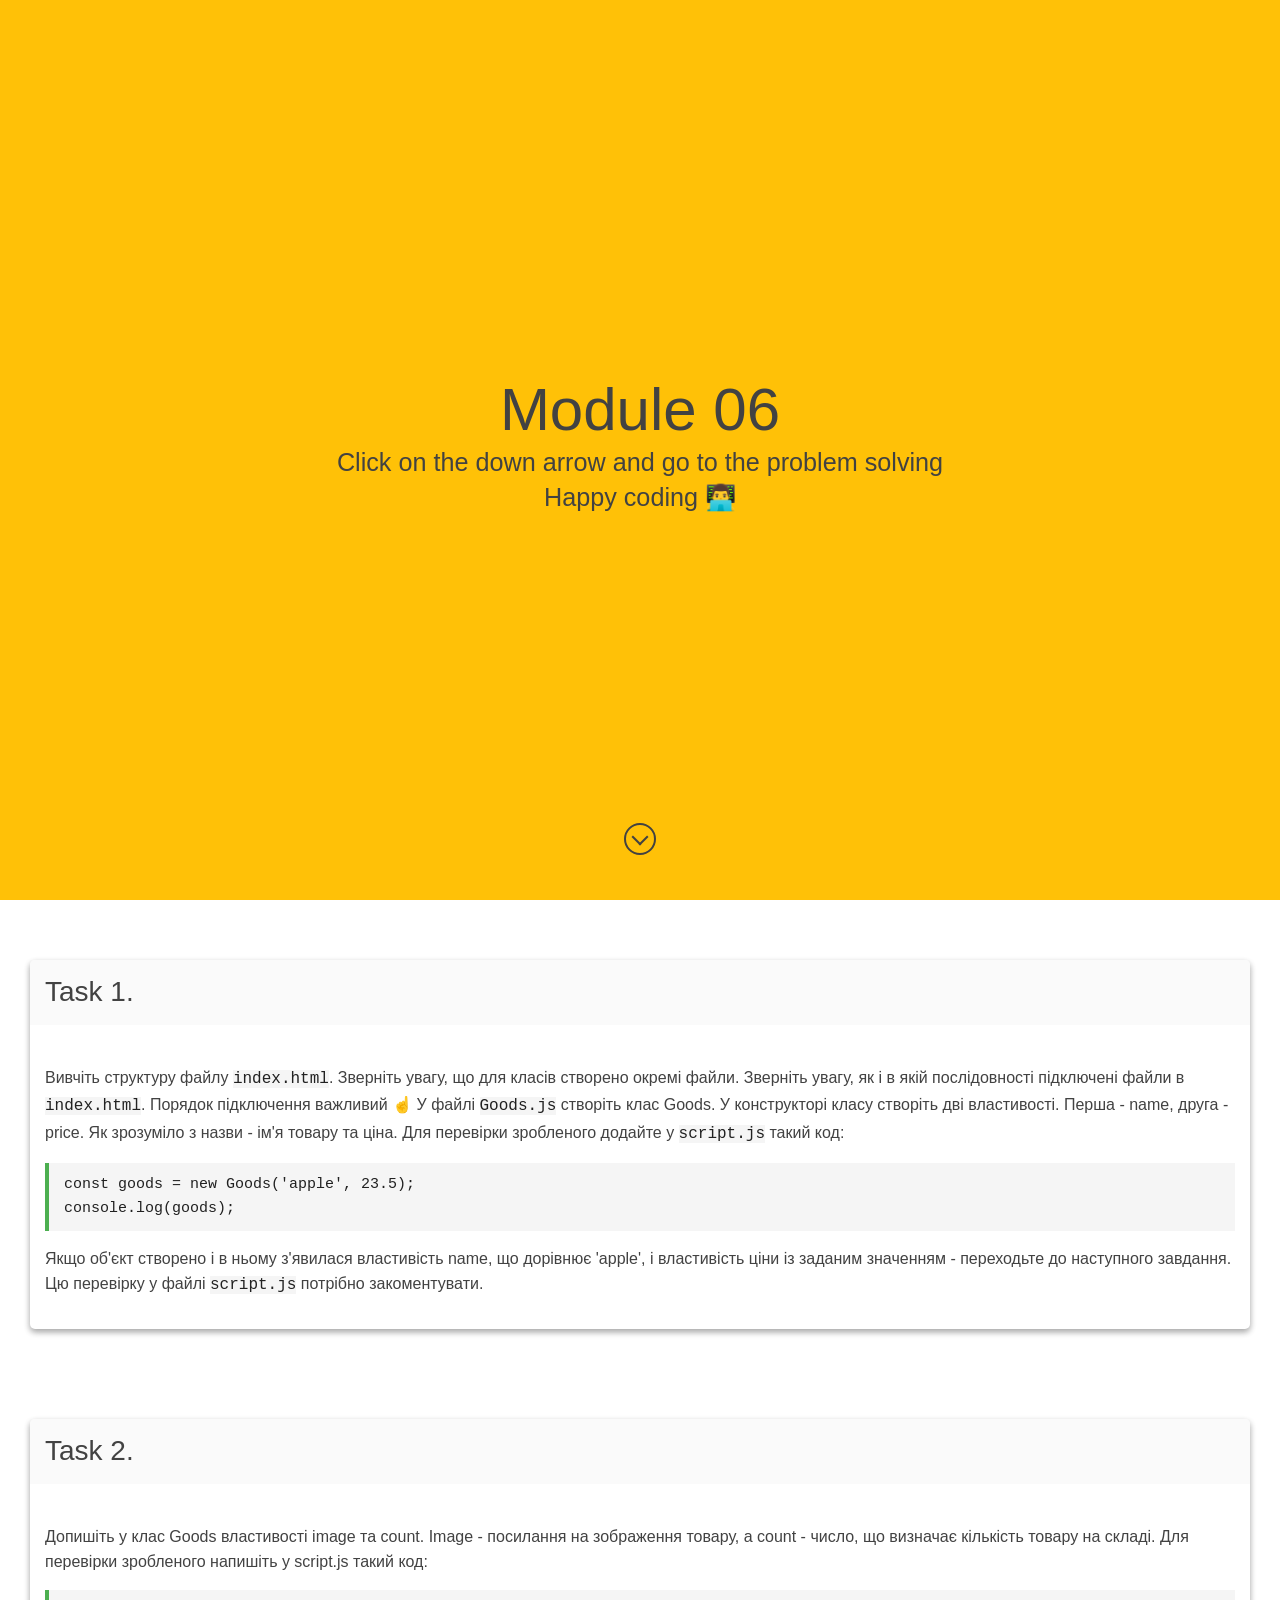
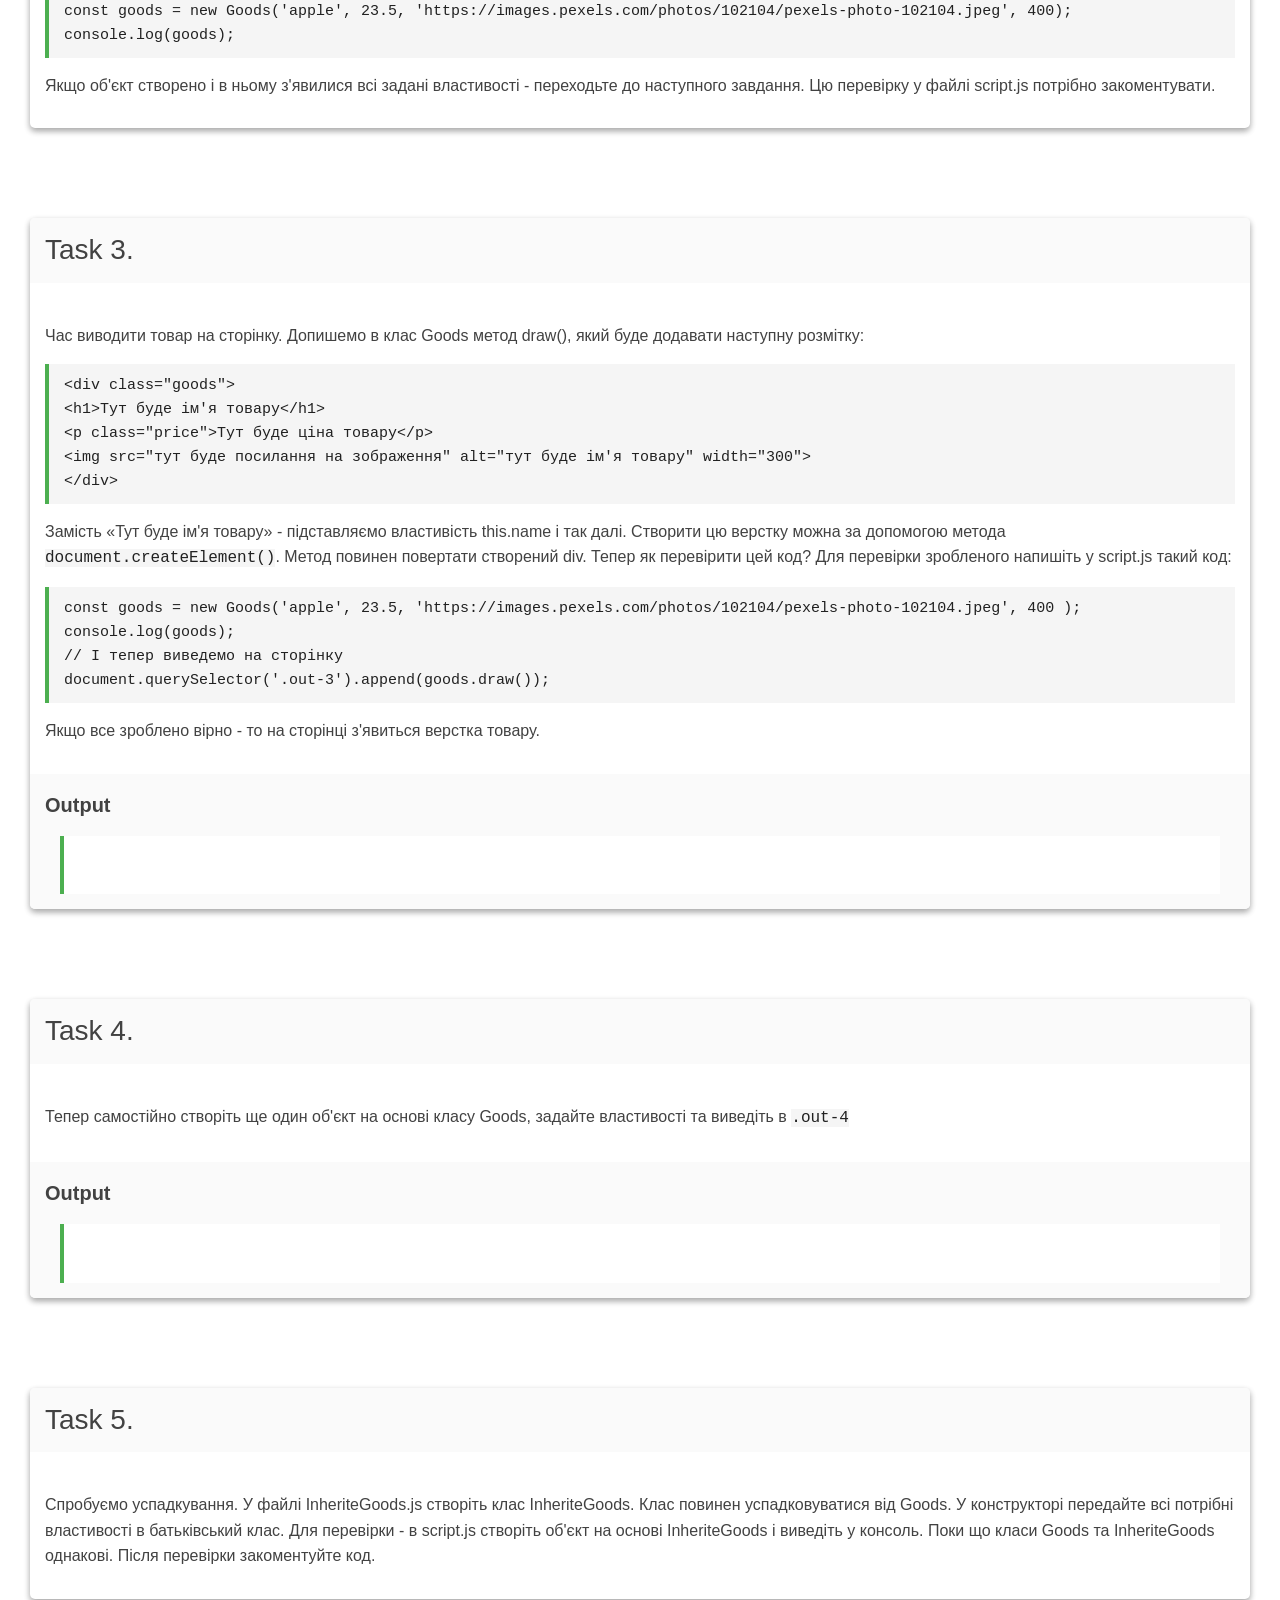
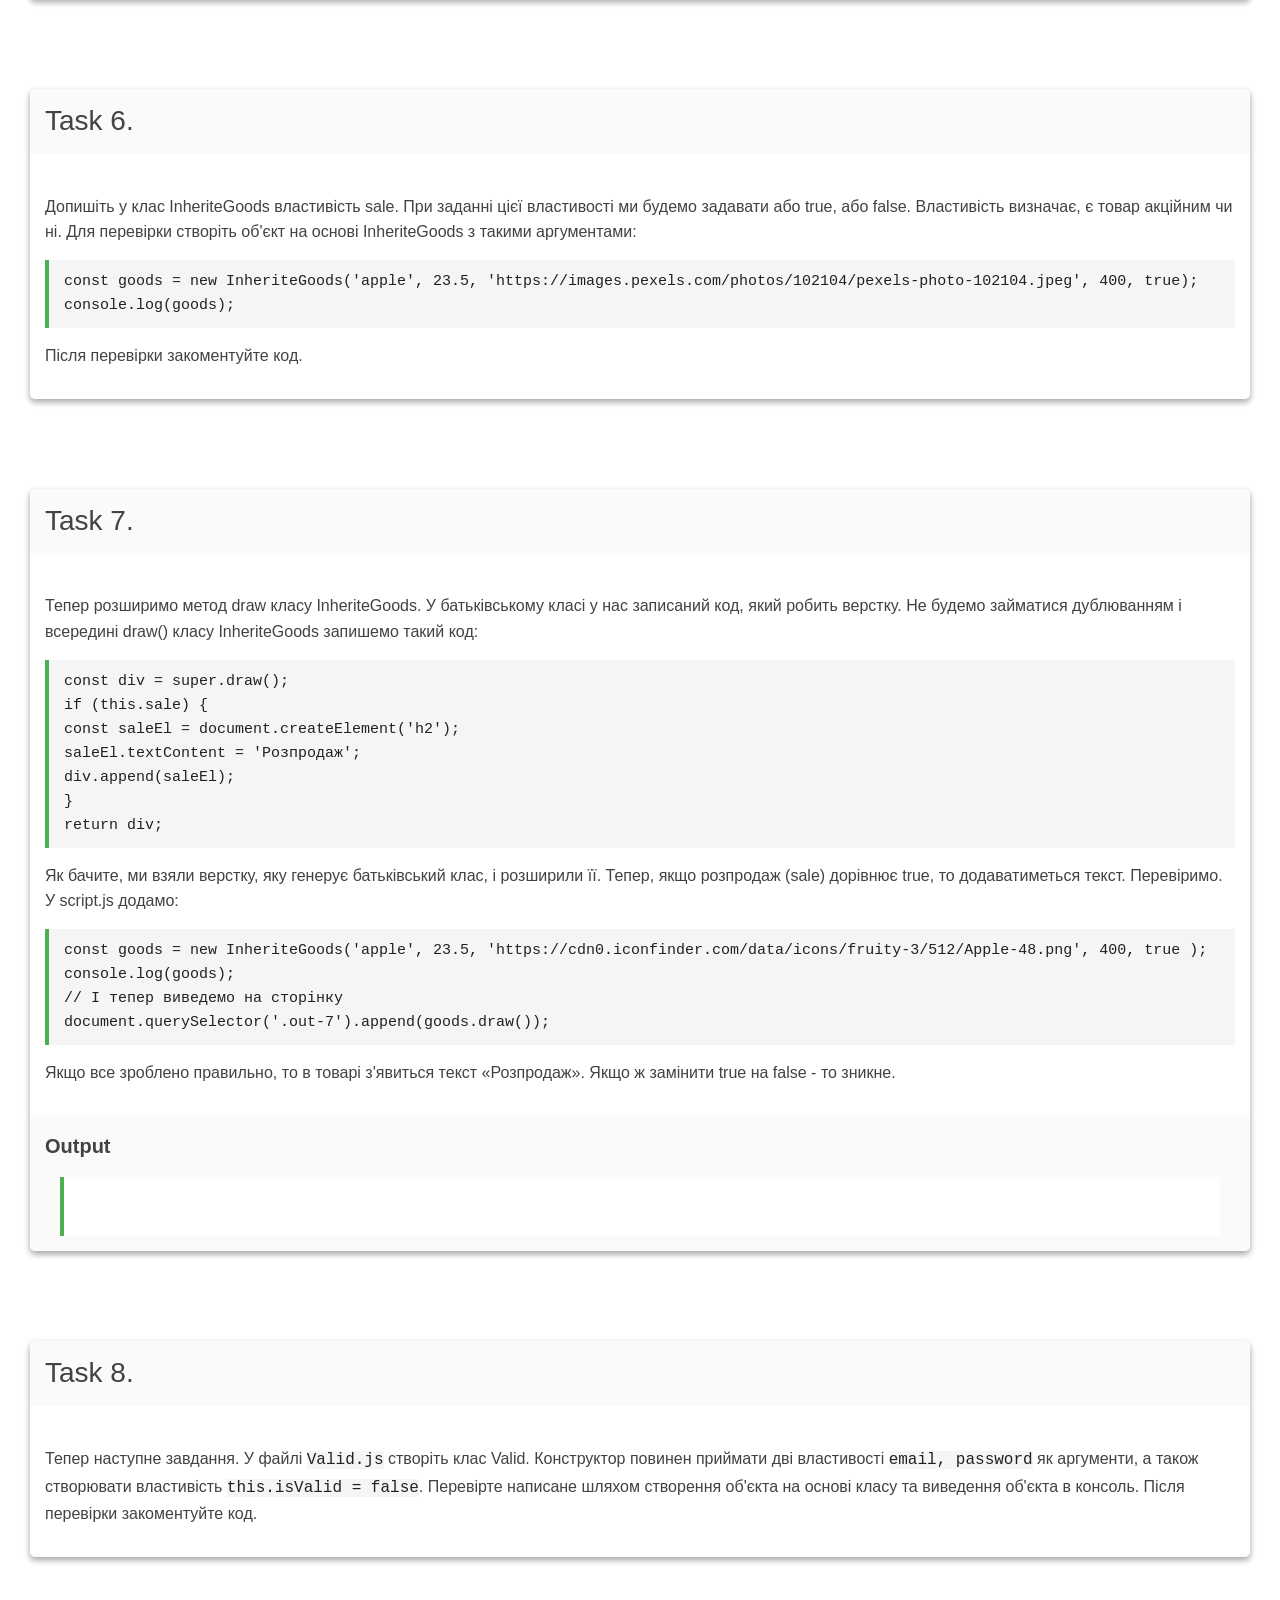
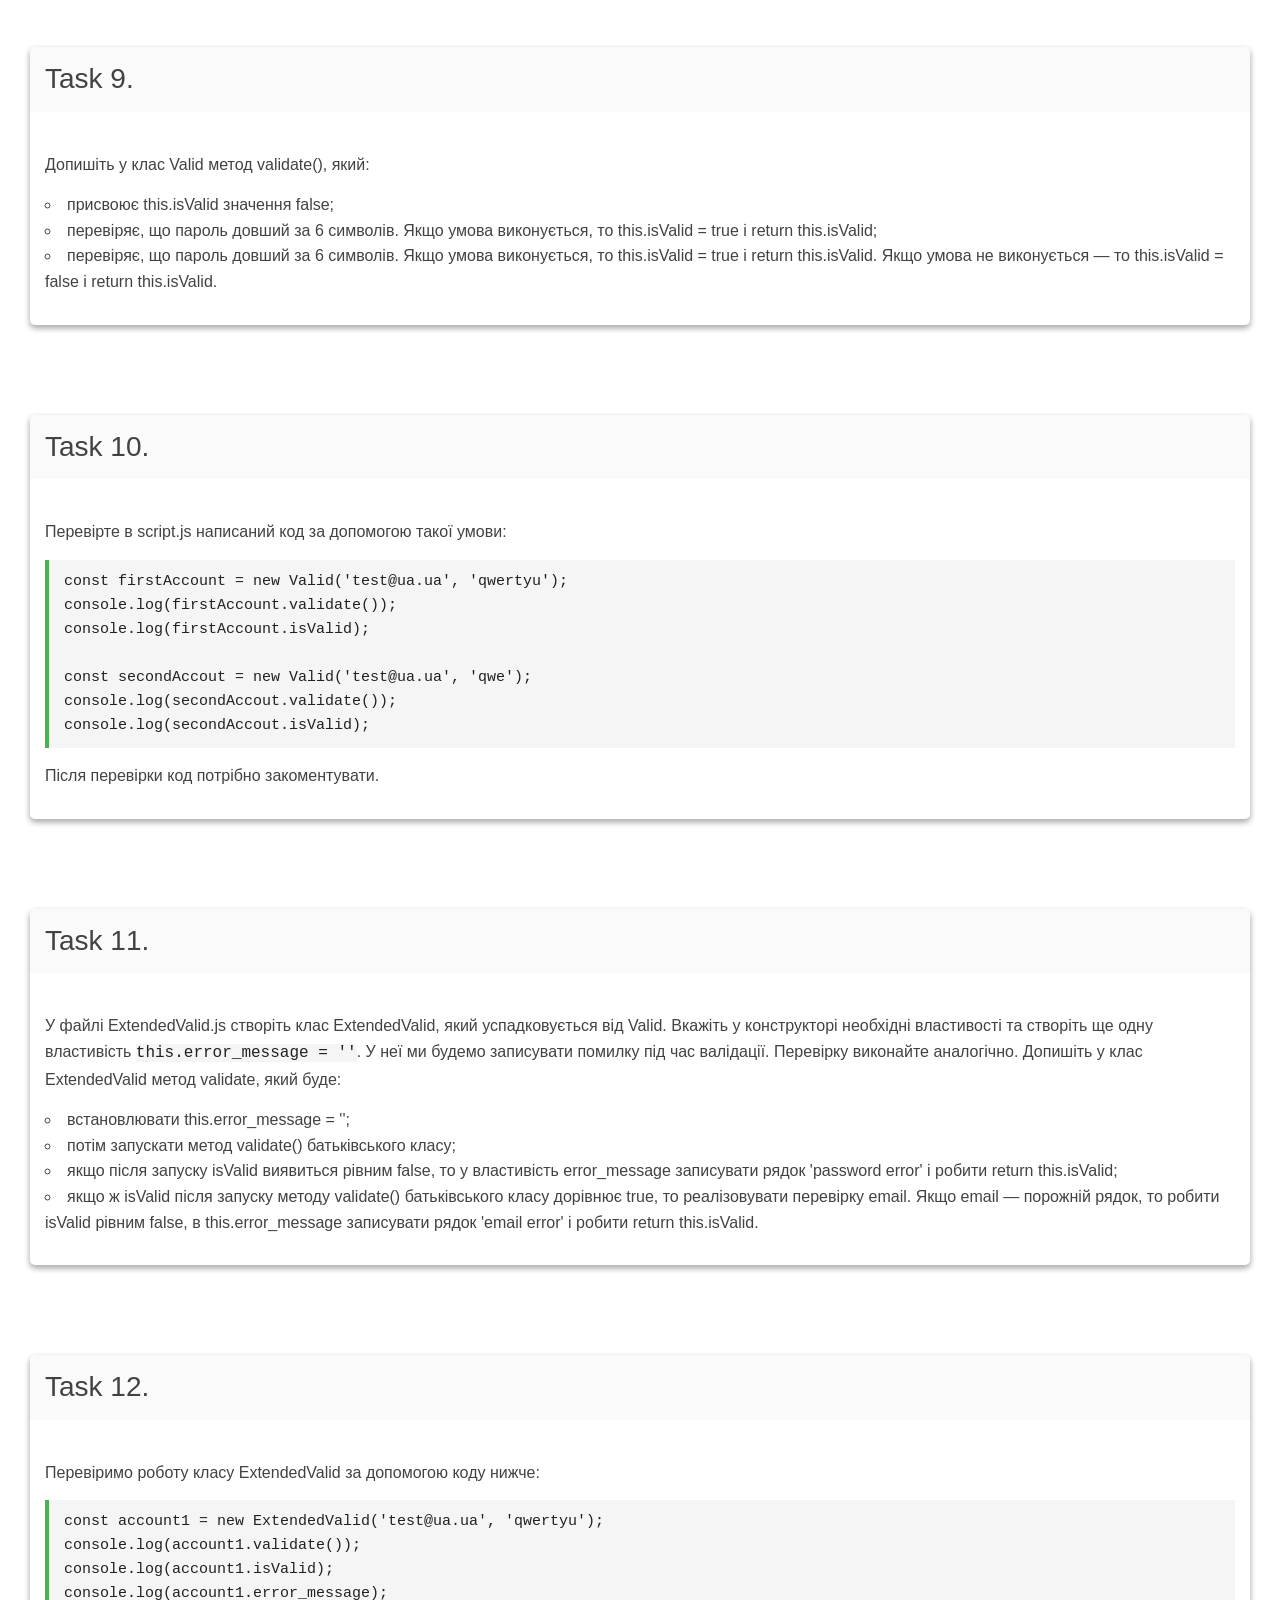
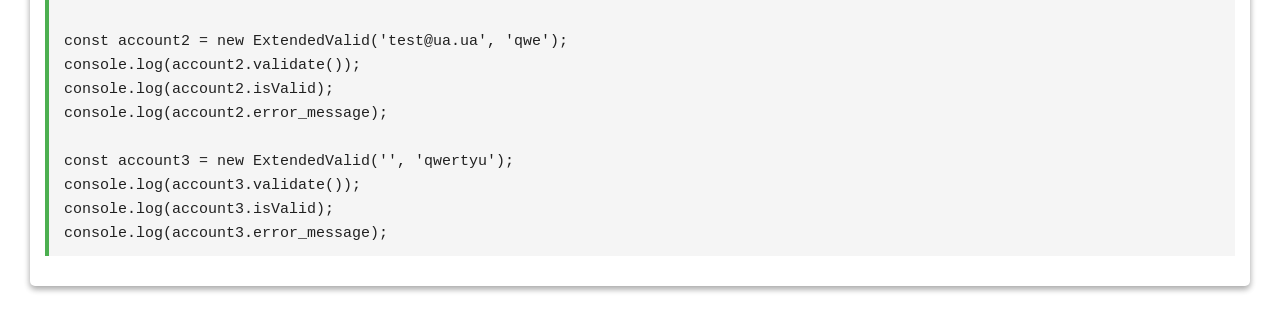
<file: module-06/index.html>
<!doctype html>
<html lang="en">
  <head>
    <meta charset="UTF-8" />
    <meta name="viewport" content="width=device-width, initial-scale=1.0" />
    <title>Module 06</title>
    <link
      rel="icon"
      type="image/png"
      href="../../assets/favicon/favicon-96x96.png"
      sizes="96x96"
    />
    <link
      rel="icon"
      type="image/svg+xml"
      href="../../assets/favicon/favicon.svg"
    />
    <link rel="shortcut icon" href="../../assets/favicon/favicon.ico" />
    <link
      rel="apple-touch-icon"
      sizes="180x180"
      href="../../assets/favicon/apple-touch-icon.png"
    />
    <link rel="manifest" href="../../assets/favicon/site.webmanifest" />
    <link rel="stylesheet" href="../../assets/mustard-ui.min.css" />
    <link rel="stylesheet" href="../../assets/styles.css" />
  </head>
  <body>
    <header>
      <div class="container container-small">
        <h1 class="title">Module 06</h1>
        <h2 class="subtitle">
          Click on the down arrow and go to the problem solving
        </h2>
        <h3 class="subtitle">Happy coding 👨‍💻</h3>
        <a class="scroll-down" href="#start"></a>
      </div>
    </header>
    <!-- Task 1 -->
    <section id="start">
      <div class="panel">
        <div class="panel-head">
          <p class="panel-title">Task 1.</p>
        </div>
        <div class="panel-body">
          <p>
            Вивчіть структуру файлу <code>index.html</code>. Зверніть увагу, що
            для класів створено окремі файли. Зверніть увагу, як і в якій
            послідовності підключені файли в <code>index.html</code>. Порядок
            підключення важливий ☝️ У файлі <code>Goods.js</code> створіть клас
            Goods. У конструкторі класу створіть дві властивості. Перша - name,
            друга - price. Як зрозуміло з назви - ім'я товару та ціна. Для
            перевірки зробленого додайте у <code>script.js</code> такий код:
          </p>
          <pre>
              const goods = new Goods('apple', 23.5); <br>
              console.log(goods);
            </pre>
          <p>
            Якщо об'єкт створено і в ньому з'явилася властивість name, що
            дорівнює 'apple', і властивість ціни із заданим значенням -
            переходьте до наступного завдання. Цю перевірку у файлі
            <code>script.js</code>
            потрібно закоментувати.
          </p>
        </div>
      </div>
    </section>

    <!-- Task 2 -->
    <section>
      <div class="panel">
        <div class="panel-head">
          <p class="panel-title">Task 2.</p>
        </div>
        <div class="panel-body">
          <p>
            Допишіть у клас Goods властивості image та count. Image - посилання
            на зображення товару, а count - число, що визначає кількість товару
            на складі. Для перевірки зробленого напишіть у script.js такий код:
          </p>
          <pre>
            const goods = new Goods('apple', 23.5, 'https://images.pexels.com/photos/102104/pexels-photo-102104.jpeg', 400);<br>
            console.log(goods);
          </pre>
          <p>
            Якщо об'єкт створено і в ньому з'явилися всі задані властивості -
            переходьте до наступного завдання. Цю перевірку у файлі script.js
            потрібно закоментувати.
          </p>
        </div>
      </div>
    </section>

    <!-- Task 3 -->
    <section>
      <div class="panel">
        <div class="panel-head">
          <p class="panel-title">Task 3.</p>
        </div>
        <div class="panel-body">
          <p>
            Час виводити товар на сторінку. Допишемо в клас Goods метод draw(),
            який буде додавати наступну розмітку:
          </p>
          <pre>
              &lt;div class="goods"&gt; <br>
                &lt;h1&gt;Тут буде ім'я товару&lt;/h1&gt; <br>
                &lt;p class="price"&gt;Тут буде ціна товару&lt;/p&gt; <br>
                &lt;img src="тут буде посилання на зображення" alt="тут буде ім'я товару" width="300"&gt; <br>
              &lt;/div&gt;
            </pre>
          <p>
            Замість «Тут буде ім'я товару» - підставляємо властивість this.name
            і так далі. Створити цю верстку можна за допомогою метода
            <code>document.createElement()</code>. Метод повинен повертати
            створений div. Тепер як перевірити цей код? Для перевірки зробленого
            напишіть у script.js такий код:
          </p>

          <pre>
            const goods = new Goods('apple', 23.5, 'https://images.pexels.com/photos/102104/pexels-photo-102104.jpeg', 400 );
            <br>
            console.log(goods);<br>
            // І тепер виведемо на сторінку<br>
            document.querySelector('.out-3').append(goods.draw());<br>
          </pre>
          <p>
            Якщо все зроблено вірно - то на сторінці з'явиться верстка товару.
          </p>
        </div>
        <div class="panel-footer">
          <h6>Output</h6>
          <blockquote>
            <div class="out-3"></div>
          </blockquote>
        </div>
      </div>
    </section>

    <!-- Task 4 -->
    <section>
      <div class="panel">
        <div class="panel-head">
          <p class="panel-title">Task 4.</p>
        </div>
        <div class="panel-body">
          <p>
            Тепер самостійно створіть ще один об'єкт на основі класу Goods,
            задайте властивості та виведіть в <code>.out-4</code>
          </p>
        </div>
        <div class="panel-footer">
          <h6>Output</h6>
          <blockquote>
            <div class="out-4"></div>
          </blockquote>
        </div>
      </div>
    </section>

    <!-- Task 5 -->
    <section>
      <div class="panel">
        <div class="panel-head">
          <p class="panel-title">Task 5.</p>
        </div>
        <div class="panel-body">
          <p>
            Спробуємо успадкування. У файлі InheriteGoods.js створіть клас
            InheriteGoods. Клас повинен успадковуватися від Goods. У
            конструкторі передайте всі потрібні властивості в батьківський клас.
            Для перевірки - в script.js створіть об'єкт на основі InheriteGoods
            і виведіть у консоль. Поки що класи Goods та InheriteGoods однакові.
            Після перевірки закоментуйте код.
          </p>
        </div>
      </div>
    </section>

    <!-- Task 6 -->
    <section>
      <div class="panel">
        <div class="panel-head">
          <p class="panel-title">Task 6.</p>
        </div>
        <div class="panel-body">
          <p>
            Допишіть у клас InheriteGoods властивість sale. При заданні цієї
            властивості ми будемо задавати або true, або false. Властивість
            визначає, є товар акційним чи ні. Для перевірки створіть об'єкт на
            основі InheriteGoods з такими аргументами:
          </p>
          <pre>
            const goods = new InheriteGoods('apple', 23.5, 'https://images.pexels.com/photos/102104/pexels-photo-102104.jpeg', 400, true);<br>
            console.log(goods);
          </pre>
          <p>Після перевірки закоментуйте код.</p>
        </div>
      </div>
    </section>

    <!-- Task 7 -->
    <section>
      <div class="panel">
        <div class="panel-head">
          <p class="panel-title">Task 7.</p>
        </div>
        <div class="panel-body">
          <p>
            Тепер розширимо метод draw класу InheriteGoods. У батьківському
            класі у нас записаний код, який робить верстку. Не будемо займатися
            дублюванням і всередині draw() класу InheriteGoods запишемо такий
            код:
          </p>
          <pre>
            const div = super.draw();<br>
            if (this.sale) {<br>
              const saleEl = document.createElement('h2');<br>
              saleEl.textContent = 'Розпродаж';<br>
              div.append(saleEl);<br>
            }<br>
            return div;
          </pre>
          <p>
            Як бачите, ми взяли верстку, яку генерує батьківський клас, і
            розширили її. Тепер, якщо розпродаж (sale) дорівнює true, то
            додаватиметься текст. Перевіримо. У script.js додамо:
          </p>
          <pre>
            const goods = new InheriteGoods('apple', 23.5, 'https://cdn0.iconfinder.com/data/icons/fruity-3/512/Apple-48.png', 400, true );<br>
            console.log(goods);<br>
            // І тепер виведемо на сторінку<br>
            document.querySelector('.out-7').append(goods.draw());
          </pre>
          <p>
            Якщо все зроблено правильно, то в товарі з'явиться текст
            «Розпродаж». Якщо ж замінити true на false - то зникне.
          </p>
        </div>
        <div class="panel-footer">
          <h6>Output</h6>
          <blockquote>
            <div class="out-7"></div>
          </blockquote>
        </div>
      </div>
    </section>

    <!-- Task 8 -->
    <section>
      <div class="panel">
        <div class="panel-head">
          <p class="panel-title">Task 8.</p>
        </div>
        <div class="panel-body">
          <p>
            Тепер наступне завдання. У файлі <code>Valid.js</code> створіть клас
            Valid. Конструктор повинен приймати дві властивості
            <code>email, password</code>
            як аргументи, а також створювати властивість
            <code>this.isValid = false</code>. Перевірте написане шляхом
            створення об'єкта на основі класу та виведення об'єкта в консоль.
            Після перевірки закоментуйте код.
          </p>
        </div>
      </div>
    </section>

    <!-- Task 9 -->
    <section>
      <div class="panel">
        <div class="panel-head">
          <p class="panel-title">Task 9.</p>
        </div>
        <div class="panel-body">
          <p>Допишіть у клас Valid метод validate(), який:</p>
          <ul>
            <li>присвоює this.isValid значення false;</li>
            <li>
              перевіряє, що пароль довший за 6 символів. Якщо умова виконується,
              то this.isValid = true і return this.isValid;
            </li>
            <li>
              перевіряє, що пароль довший за 6 символів. Якщо умова виконується,
              то this.isValid = true і return this.isValid. Якщо умова не
              виконується — то this.isValid = false і return this.isValid.
            </li>
          </ul>
        </div>
      </div>
    </section>

    <!-- Task 10 -->
    <section>
      <div class="panel">
        <div class="panel-head">
          <p class="panel-title">Task 10.</p>
        </div>
        <div class="panel-body">
          <p>Перевірте в script.js написаний код за допомогою такої умови:</p>
          <pre>
            const firstAccount = new Valid('test@ua.ua', 'qwertyu'); <br>
            console.log(firstAccount.validate()); <br>
            console.log(firstAccount.isValid); <br>
            <br>
            const secondAccout = new Valid('test@ua.ua', 'qwe'); <br>
            console.log(secondAccout.validate()); <br>
            console.log(secondAccout.isValid);
          </pre>
          <p>Після перевірки код потрібно закоментувати.</p>
        </div>
      </div>
    </section>

    <!-- Task 11 -->
    <section>
      <div class="panel">
        <div class="panel-head">
          <p class="panel-title">Task 11.</p>
        </div>
        <div class="panel-body">
          <p>
            У файлі ExtendedValid.js створіть клас ExtendedValid, який
            успадковується від Valid. Вкажіть у конструкторі необхідні
            властивості та створіть ще одну властивість
            <code>this.error_message = ''</code>. У неї ми будемо записувати
            помилку під час валідації. Перевірку виконайте аналогічно. Допишіть
            у клас ExtendedValid метод validate, який буде:
          </p>
          <ul>
            <li>встановлювати this.error_message = '';</li>
            <li>потім запускати метод validate() батьківського класу;</li>
            <li>
              якщо після запуску isValid виявиться рівним false, то у
              властивість error_message записувати рядок 'password error' і
              робити return this.isValid;
            </li>
            <li>
              якщо ж isValid після запуску методу validate() батьківського класу
              дорівнює true, то реалізовувати перевірку email. Якщо email —
              порожній рядок, то робити isValid рівним false, в
              this.error_message записувати рядок 'email error' і робити return
              this.isValid.
            </li>
          </ul>
        </div>
      </div>
    </section>

    <!-- Task 12 -->
    <section>
      <div class="panel">
        <div class="panel-head">
          <p class="panel-title">Task 12.</p>
        </div>
        <div class="panel-body">
          <p>Перевіримо роботу класу ExtendedValid за допомогою коду нижче:</p>
          <pre>
            const account1 = new ExtendedValid('test@ua.ua', 'qwertyu');<br>
            console.log(account1.validate());<br>
            console.log(account1.isValid);<br>
            console.log(account1.error_message);<br>
            <br>
            const account2 = new ExtendedValid('test@ua.ua', 'qwe');<br>
            console.log(account2.validate());<br>
            console.log(account2.isValid);<br>
            console.log(account2.error_message);<br>
            <br>
            const account3 = new ExtendedValid('', 'qwertyu');<br>
            console.log(account3.validate());<br>
            console.log(account3.isValid);<br>
            console.log(account3.error_message);<br>
          </pre>
        </div>
      </div>
    </section>

    <script src="./oop/01-Goods.js"></script>
    <script src="./oop/02-InheriteGoods.js"></script>
    <script src="./oop/03-Valid.js"></script>
    <script src="./oop/04-ExtendedValid.js"></script>
    <script src="./script.js"></script>
  </body>
</html>
</file>
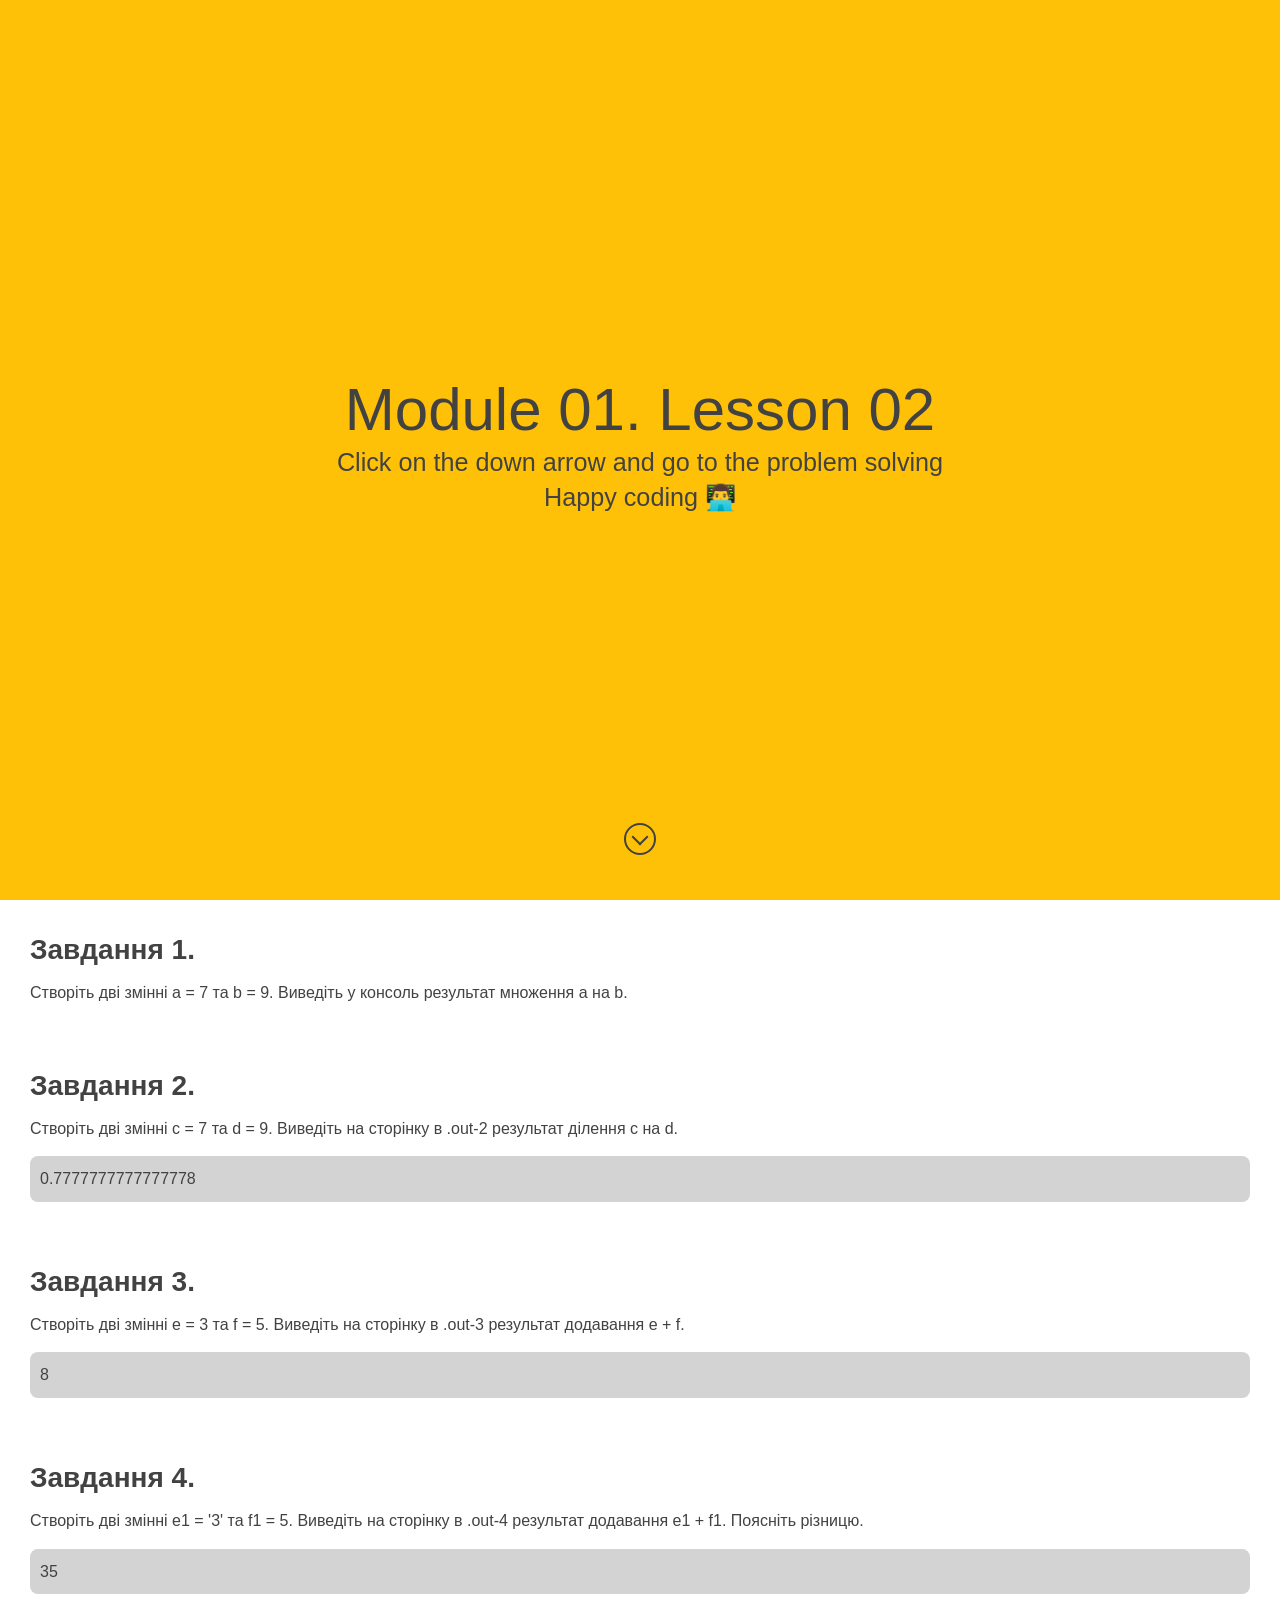
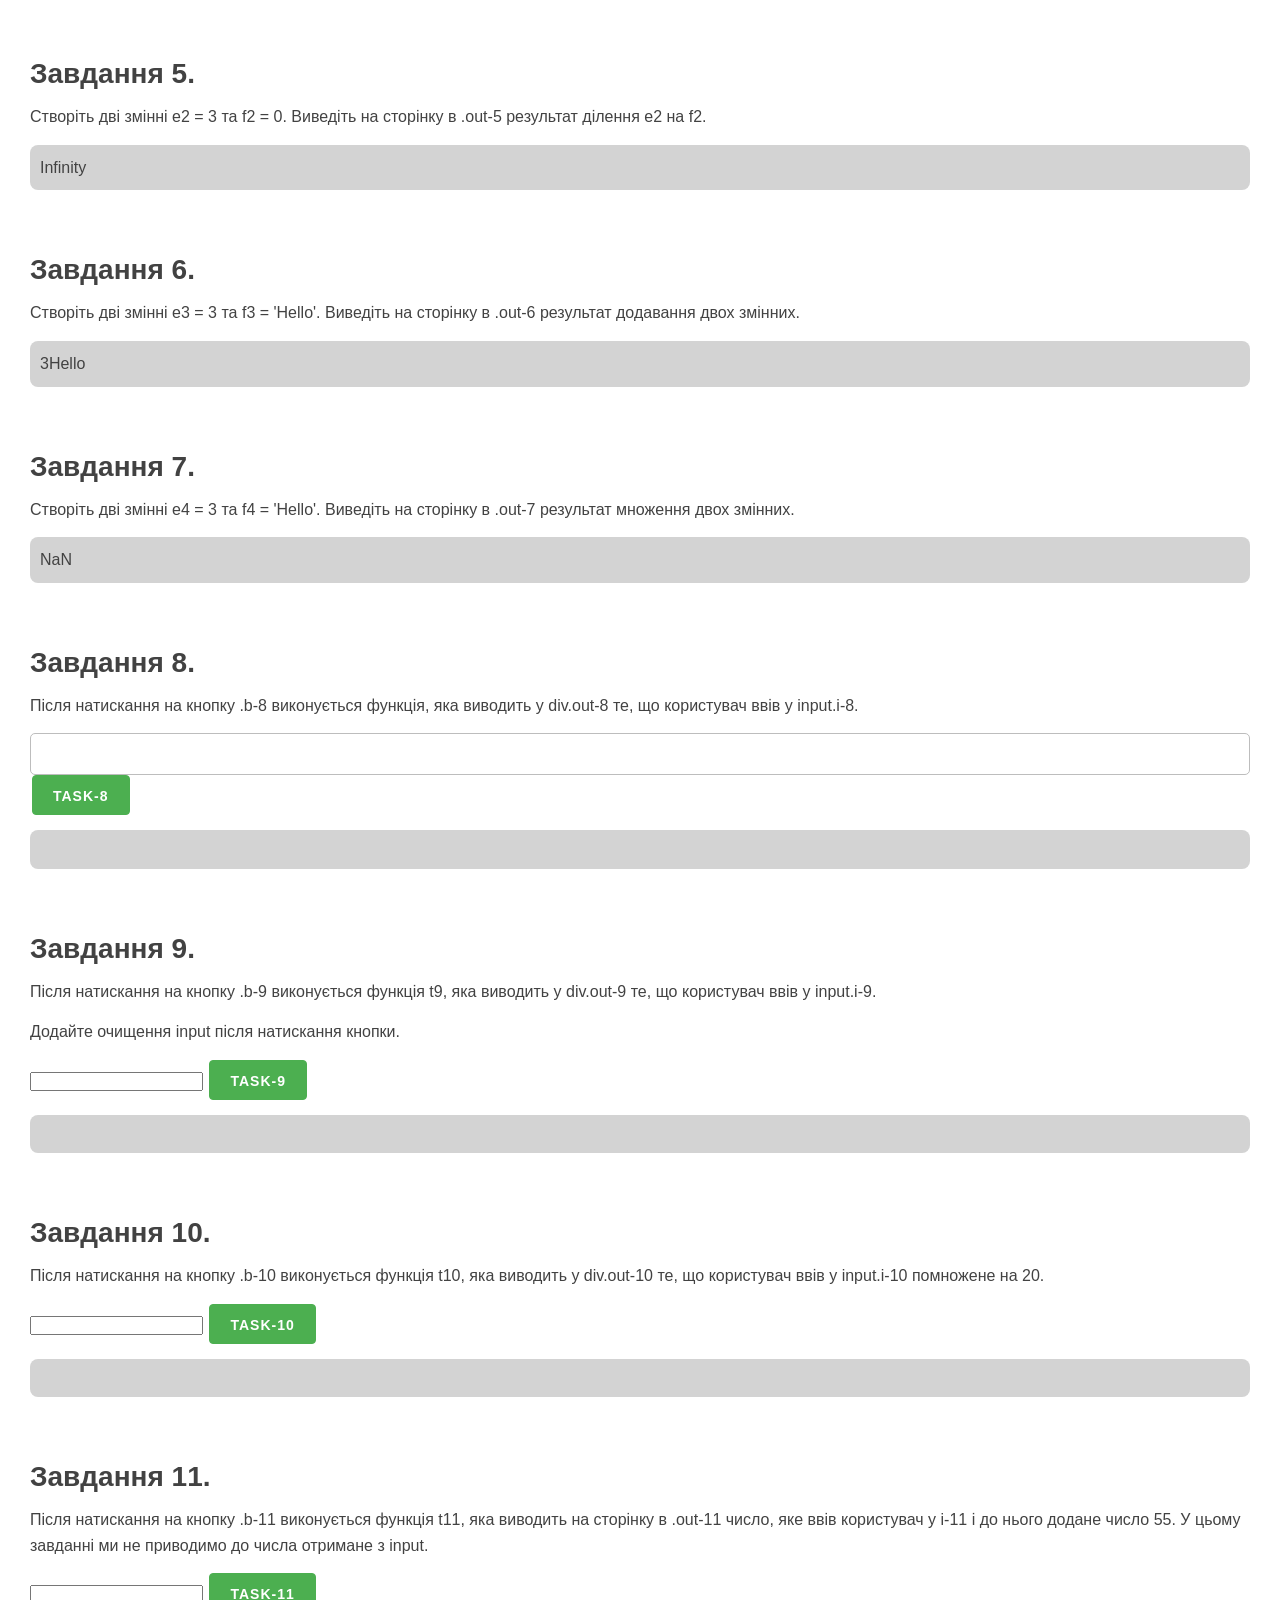
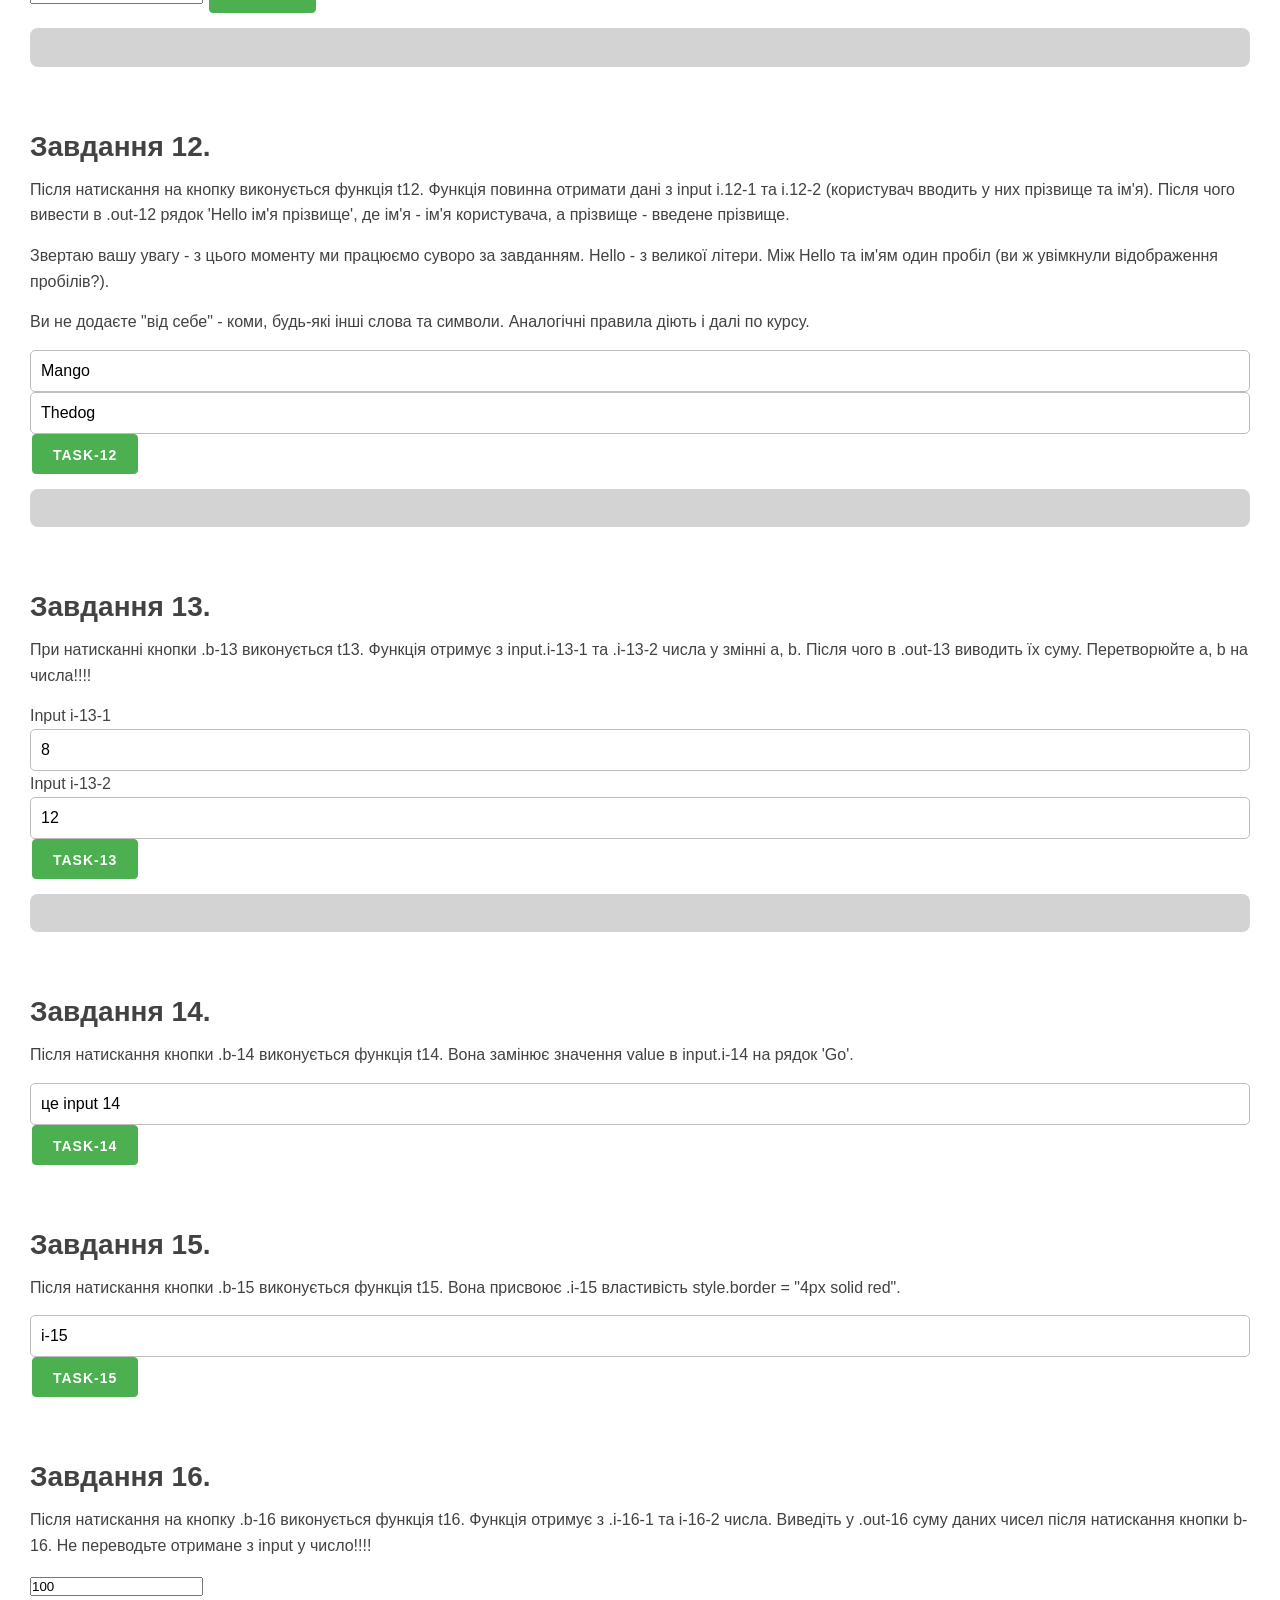
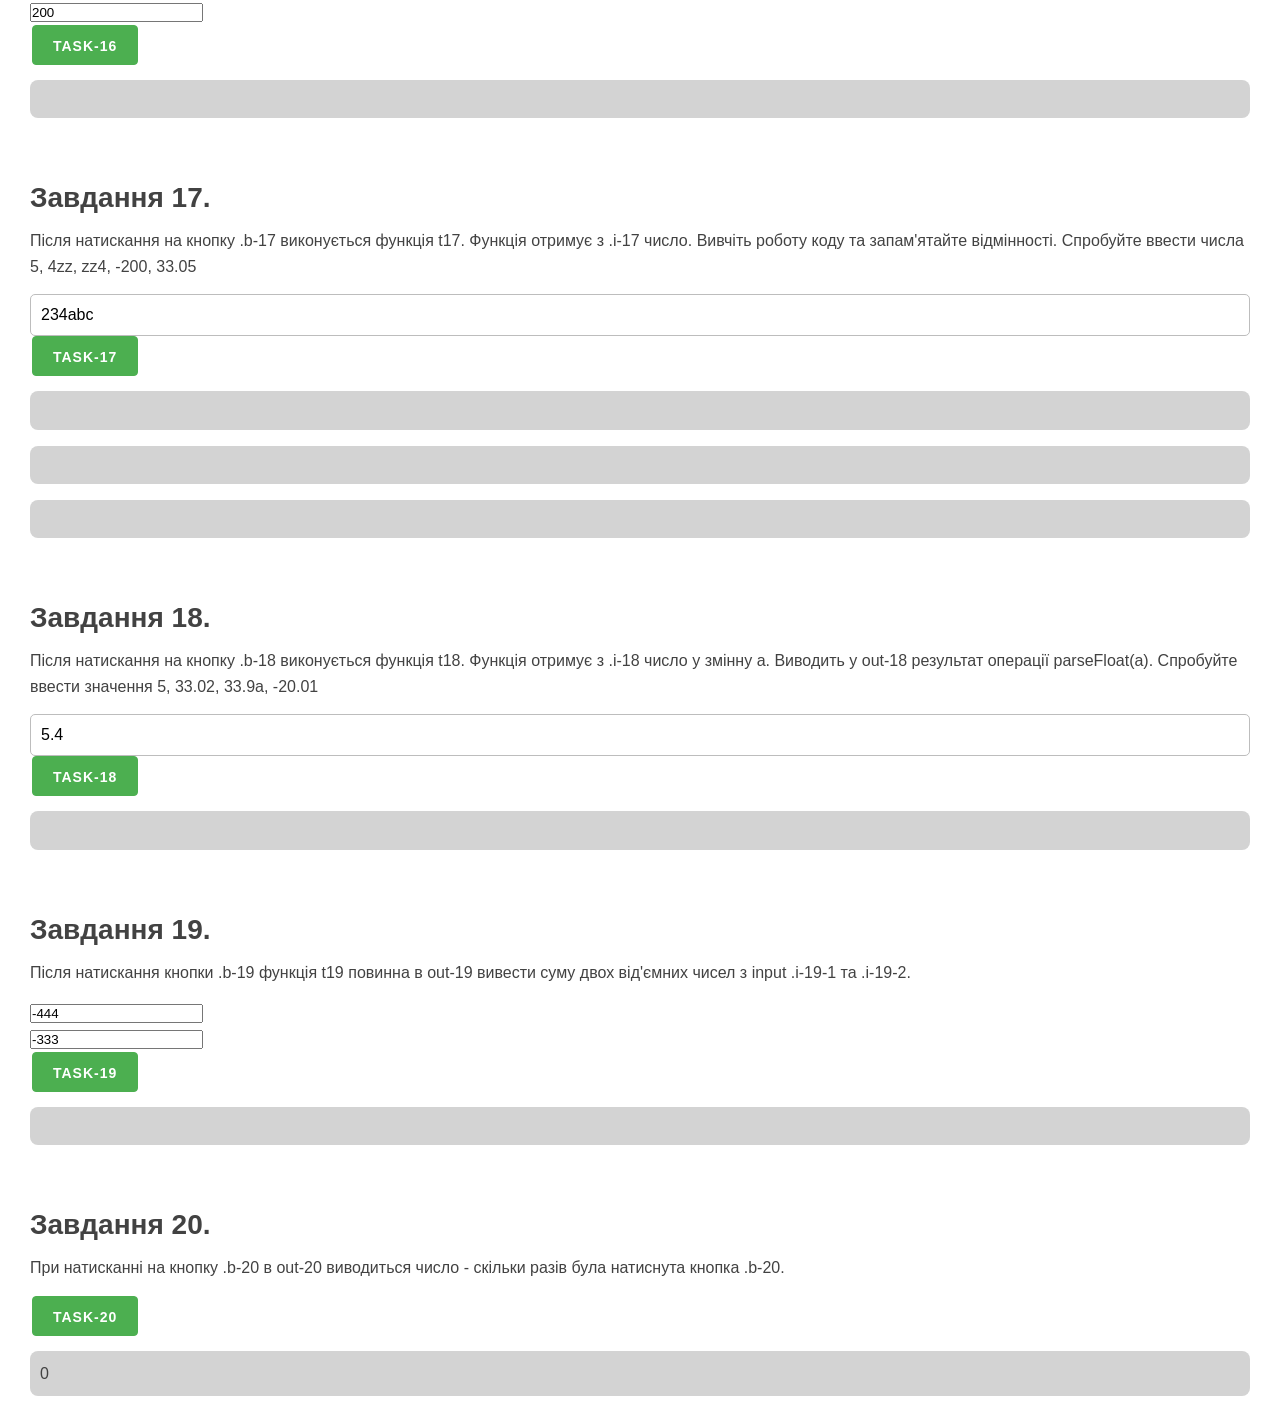
<file: module-01/lesson-02/index.html>
<!DOCTYPE html>
<html lang="uk">
  <head>
    <meta charset="UTF-8" />
    <meta name="viewport" content="width=device-width, initial-scale=1.0" />
    <meta http-equiv="X-UA-Compatible" content="ie=edge" />
    <link rel="stylesheet" href="./css/mustard-ui.min.css" />
    <link rel="stylesheet" href="./css/styles.css" />
    <title>JavaScript 3.0. Module 02</title>
  </head>

  <body>
    <header>
      <div class="container container-small">
        <h1 class="title">Module 01. Lesson 02</h1>
        <h2 class="subtitle">
          Click on the down arrow and go to the problem solving
        </h2>
        <h3 class="subtitle">Happy coding 👨‍💻</h3>
        <a class="scroll-down" href="#start"></a>
      </div>
    </header>

    <main>
      <section>
        <h4>Завдання 1.</h4>
        <p>
          Створіть дві змінні a = 7 та b = 9. Виведіть у консоль результат
          множення a на b.
        </p>
      </section>

      <section>
        <h4>Завдання 2.</h4>
        <p>
          Створіть дві змінні c = 7 та d = 9. Виведіть на сторінку в .out-2
          результат ділення c на d.
        </p>
        <div class="out-2"></div>
      </section>

      <section>
        <h4>Завдання 3.</h4>
        <p>
          Створіть дві змінні e = 3 та f = 5. Виведіть на сторінку в .out-3
          результат додавання e + f.
        </p>
        <div class="out-3"></div>
      </section>

      <section>
        <h4>Завдання 4.</h4>
        <p>
          Створіть дві змінні e1 = '3' та f1 = 5. Виведіть на сторінку в .out-4
          результат додавання e1 + f1. Поясніть різницю.
        </p>
        <div class="out-4"></div>
      </section>

      <section>
        <h4>Завдання 5.</h4>
        <p>
          Створіть дві змінні e2 = 3 та f2 = 0. Виведіть на сторінку в .out-5
          результат ділення e2 на f2.
        </p>
        <div class="out-5"></div>
      </section>

      <section>
        <h4>Завдання 6.</h4>
        <p>
          Створіть дві змінні e3 = 3 та f3 = 'Hello'. Виведіть на сторінку в
          .out-6 результат додавання двох змінних.
        </p>
        <div class="out-6"></div>
      </section>

      <section>
        <h4>Завдання 7.</h4>
        <p>
          Створіть дві змінні e4 = 3 та f4 = 'Hello'. Виведіть на сторінку в
          .out-7 результат множення двох змінних.
        </p>
        <div class="out-7"></div>
      </section>

      <section>
        <h4>Завдання 8.</h4>
        <p>
          Після натискання на кнопку .b-8 виконується функція, яка виводить у
          div.out-8 те, що користувач ввів у input.i-8.
        </p>
        <input type="text" class="i-8" />
        <button class="button-primary b-8">Task-8</button>
        <div class="out-8"></div>
      </section>

      <section>
        <h4>Завдання 9.</h4>
        <p>
          Після натискання на кнопку .b-9 виконується функція t9, яка виводить у
          div.out-9 те, що користувач ввів у input.i-9.
        </p>
        <p>Додайте очищення input після натискання кнопки.</p>
        <input type="number" class="i-9" />
        <button class="button-primary b-9">Task-9</button>
        <div class="out-9"></div>
      </section>

      <section>
        <h4>Завдання 10.</h4>
        <p>
          Після натискання на кнопку .b-10 виконується функція t10, яка виводить
          у div.out-10 те, що користувач ввів у input.i-10 помножене на 20.
        </p>
        <input type="number" class="i-10" />
        <button class="button-primary b-10">Task-10</button>
        <div class="out-10"></div>
      </section>

      <section>
        <h4>Завдання 11.</h4>
        <p>
          Після натискання на кнопку .b-11 виконується функція t11, яка виводить
          на сторінку в .out-11 число, яке ввів користувач у i-11 і до нього
          додане число 55. У цьому завданні ми не приводимо до числа отримане з
          input.
        </p>
        <input type="number" class="i-11" />
        <button class="button-primary b-11">Task-11</button>
        <div class="out-11"></div>
      </section>

      <section>
        <h4>Завдання 12.</h4>
        <p>
          Після натискання на кнопку виконується функція t12. Функція повинна
          отримати дані з input i.12-1 та i.12-2 (користувач вводить у них
          прізвище та ім'я). Після чого вивести в .out-12 рядок 'Hello ім'я
          прізвище', де ім'я - ім'я користувача, а прізвище - введене прізвище.
        </p>
        <p class="text-orange">
          Звертаю вашу увагу - з цього моменту ми працюємо суворо за завданням.
          Hello - з великої літери. Між Hello та ім'ям один пробіл (ви ж
          увімкнули відображення пробілів?).
        </p>
        <p class="text-orange">
          Ви не додаєте "від себе" - коми, будь-які інші слова та символи.
          Аналогічні правила діють і далі по курсу.
        </p>
        <div><input type="text" class="i-12-1" value="Mango" /></div>
        <div><input type="text" class="i-12-2" value="Thedog" /></div>
        <button class="button-primary b-12">Task-12</button>
        <div class="out-12"></div>
      </section>

      <section>
        <h4>Завдання 13.</h4>
        <p>
          При натисканні кнопки .b-13 виконується t13. Функція отримує з
          input.i-13-1 та .i-13-2 числа у змінні a, b. Після чого в .out-13
          виводить їх суму. Перетворюйте a, b на числа!!!!
        </p>
        <div>Input i-13-1 <input type="text" class="i-13-1" value="8" /></div>
        <div>Input i-13-2 <input type="text" class="i-13-2" value="12" /></div>
        <button class="button-primary b-13">Task-13</button>
        <div class="out-13"></div>
      </section>

      <section>
        <h4>Завдання 14.</h4>
        <p>
          Після натискання кнопки .b-14 виконується функція t14. Вона замінює
          значення value в input.i-14 на рядок 'Go'.
        </p>
        <input type="text" class="i-14" value="це input 14" />
        <button class="button-primary b-14">Task-14</button>
      </section>

      <section>
        <h4>Завдання 15.</h4>
        <p>
          Після натискання кнопки .b-15 виконується функція t15. Вона присвоює
          .i-15 властивість style.border = "4px solid red".
        </p>
        <div><input type="text" class="i-15" value="i-15" /></div>

        <button class="button-primary b-15">Task-15</button>
      </section>

      <section>
        <h4>Завдання 16.</h4>
        <p>
          Після натискання на кнопку .b-16 виконується функція t16. Функція
          отримує з .i-16-1 та i-16-2 числа. Виведіть у .out-16 суму даних чисел
          після натискання кнопки b-16. Не переводьте отримане з input у
          число!!!!
        </p>
        <div><input type="number" class="i-16-1" value="100" /></div>
        <div><input type="number" class="i-16-2" value="200" /></div>
        <button class="button-primary b-16">Task-16</button>
        <div class="out-16"></div>
      </section>

      <section>
        <h4>Завдання 17.</h4>
        <p>
          Після натискання на кнопку .b-17 виконується функція t17. Функція
          отримує з .i-17 число. Вивчіть роботу коду та запам'ятайте
          відмінності. Спробуйте ввести числа 5, 4zz, zz4, -200, 33.05
        </p>
        <input type="text" class="i-17" value="234abc" />
        <button class="button-primary b-17">Task-17</button>
        <div class="out-17-1"></div>
        <div class="out-17-2"></div>
        <div class="out-17-3"></div>
      </section>

      <section>
        <h4>Завдання 18.</h4>
        <p>
          Після натискання на кнопку .b-18 виконується функція t18. Функція
          отримує з .i-18 число у змінну a. Виводить у out-18 результат операції
          parseFloat(a). Спробуйте ввести значення 5, 33.02, 33.9a, -20.01
        </p>
        <input type="text" class="i-18" value="5.4" />

        <button class="button-primary b-18">Task-18</button>
        <div class="out-18"></div>
      </section>

      <section>
        <h4>Завдання 19.</h4>
        <p>
          Після натискання кнопки .b-19 функція t19 повинна в out-19 вивести
          суму двох від'ємних чисел з input .i-19-1 та .i-19-2.
        </p>
        <div><input type="number" class="i-19-1" value="-444" /></div>
        <div><input type="number" class="i-19-2" value="-333" /></div>
        <button class="button-primary b-19">Task-19</button>
        <div class="out-19"></div>
      </section>

      <section>
        <h4>Завдання 20.</h4>
        <p>
          При натисканні на кнопку .b-20 в out-20 виводиться число - скільки
          разів була натиснута кнопка .b-20.
        </p>
        <button class="button-primary b-20">Task-20</button>
        <div class="out-20">0</div>
      </section>
    </main>

    <script src="script.js"></script>
  </body>
</html>
</file>
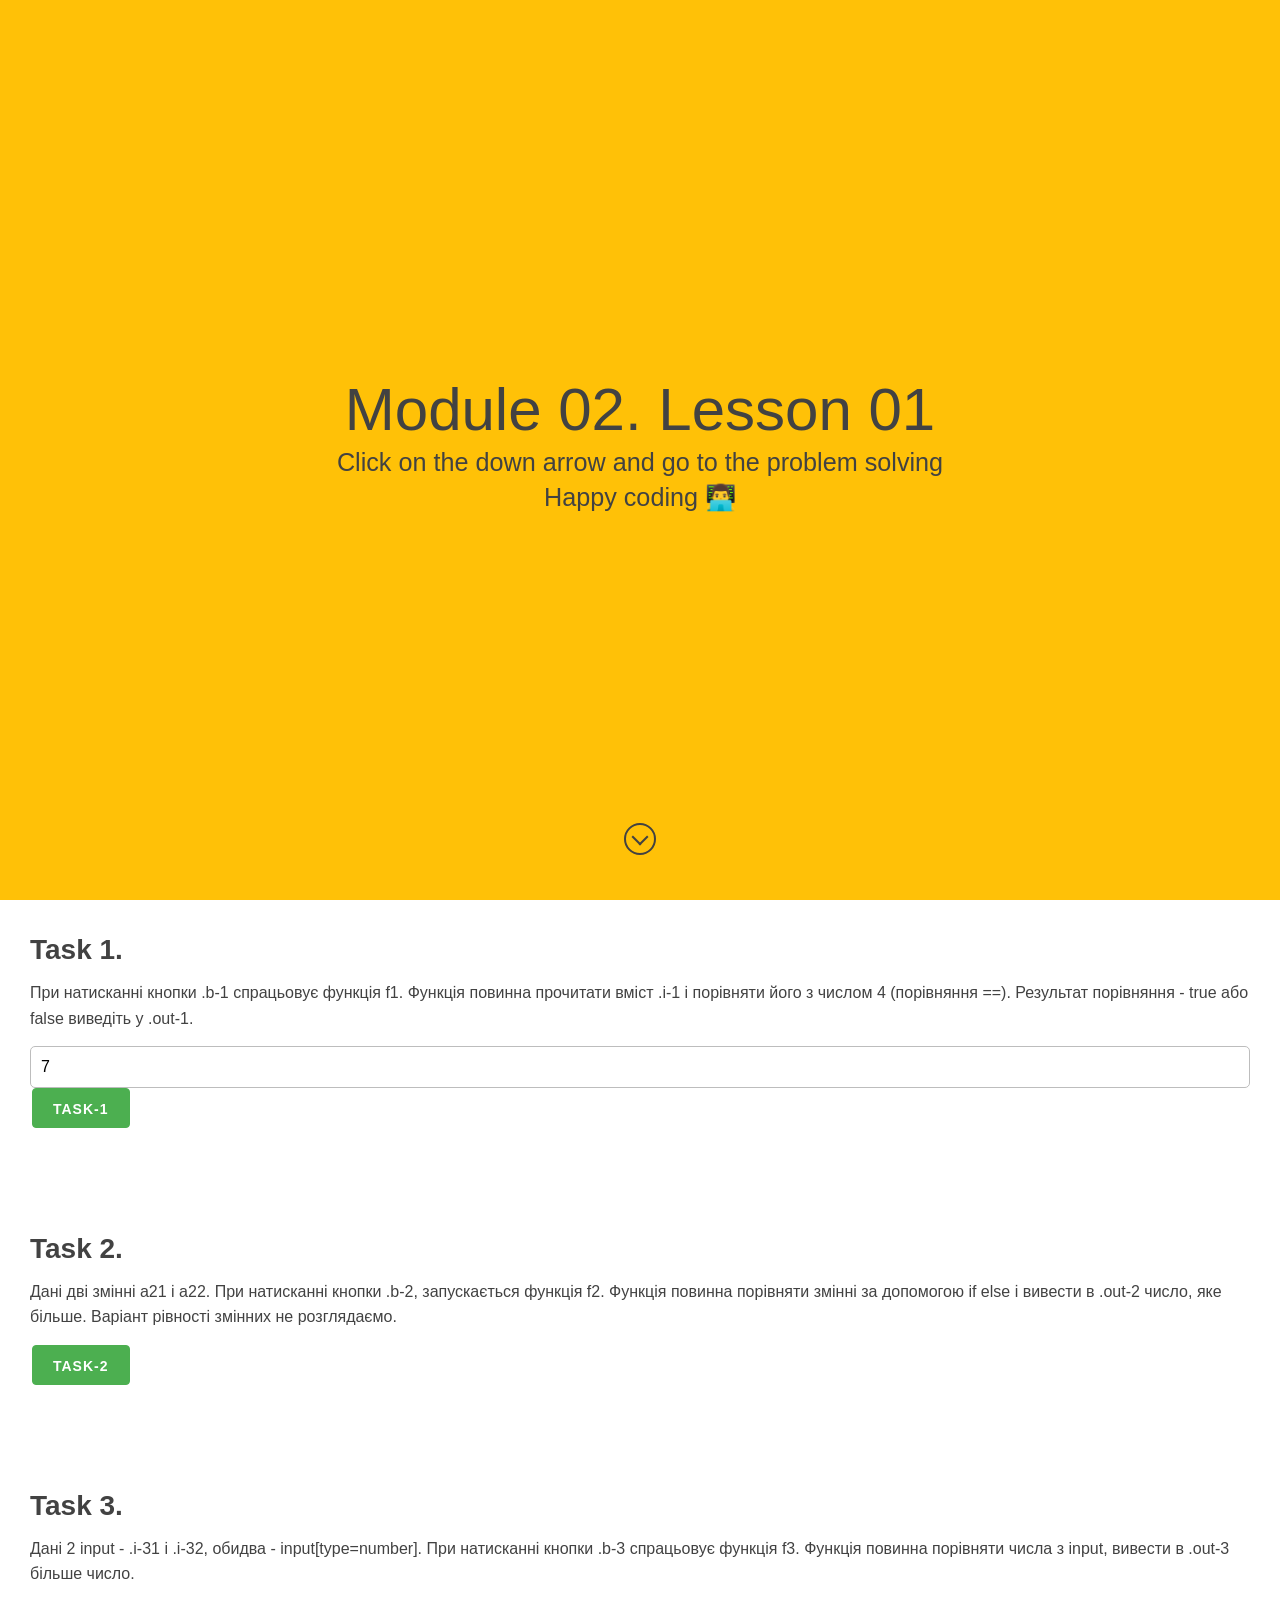
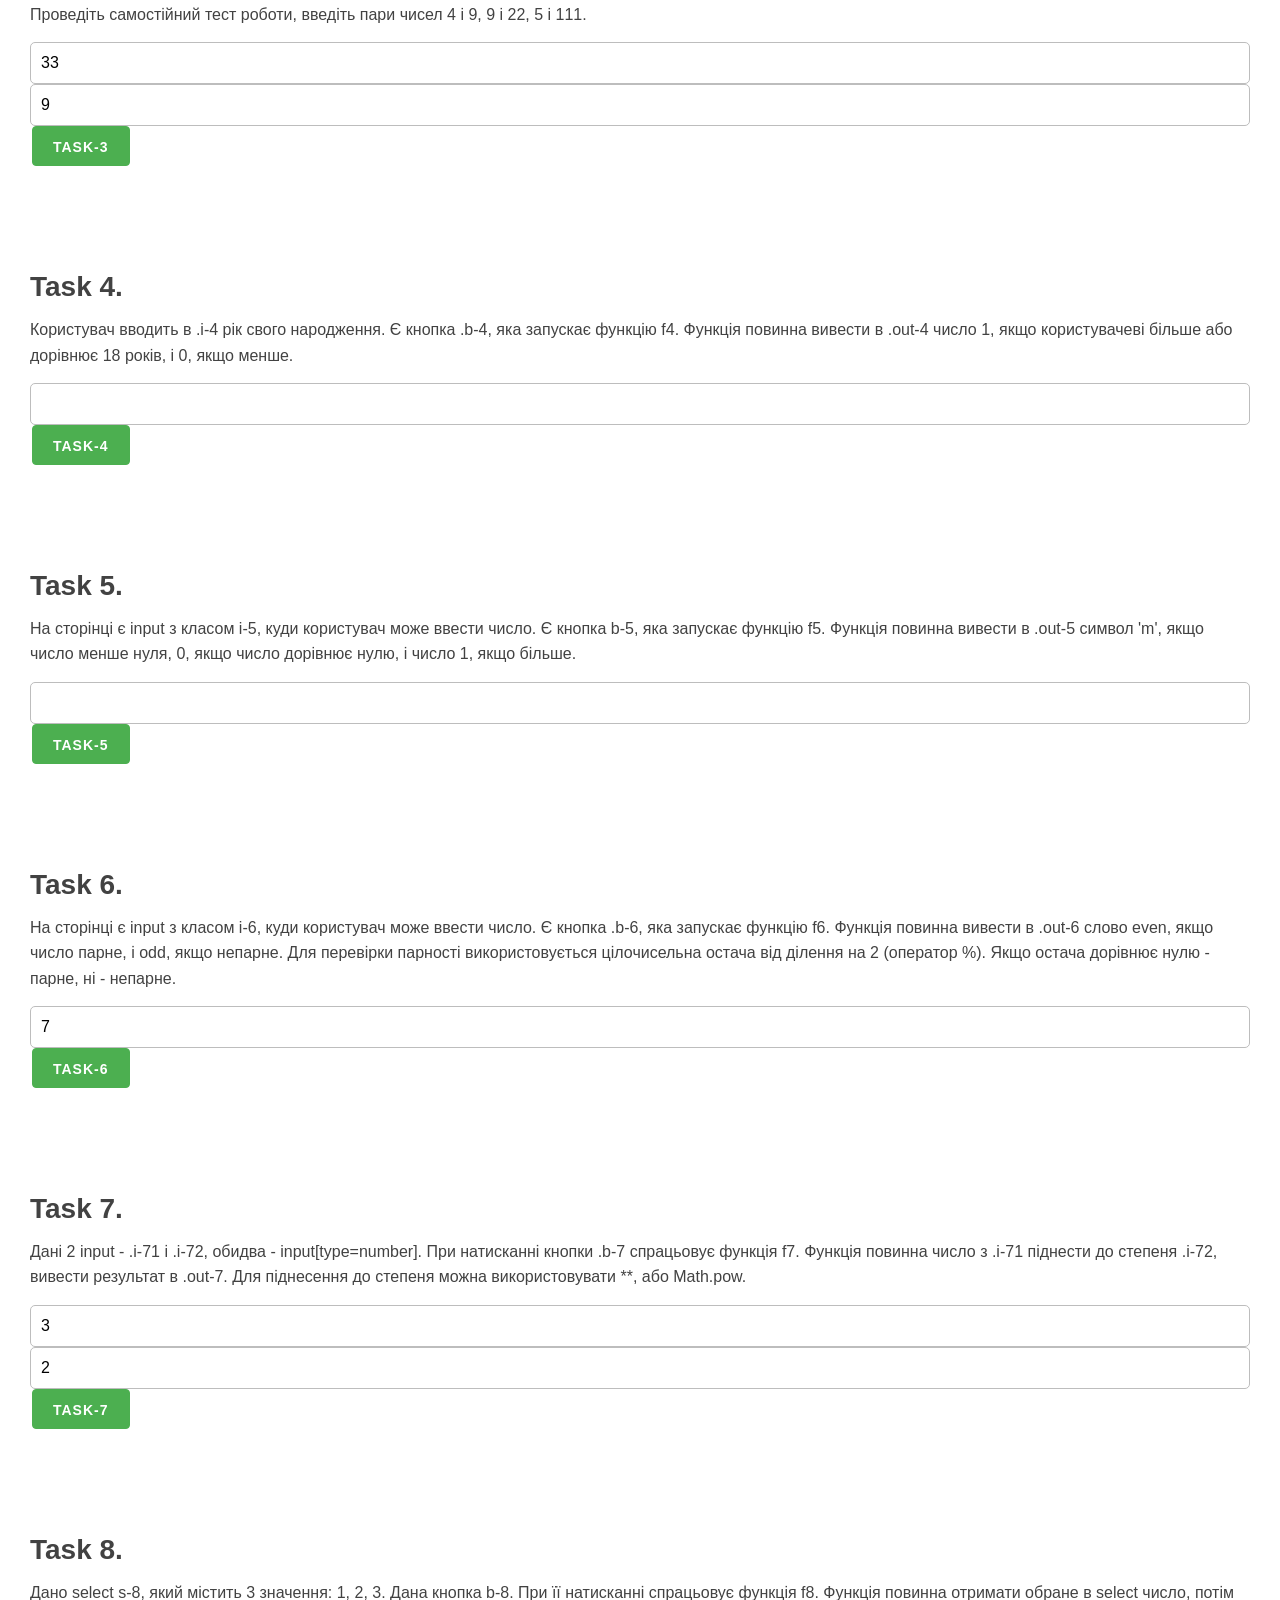
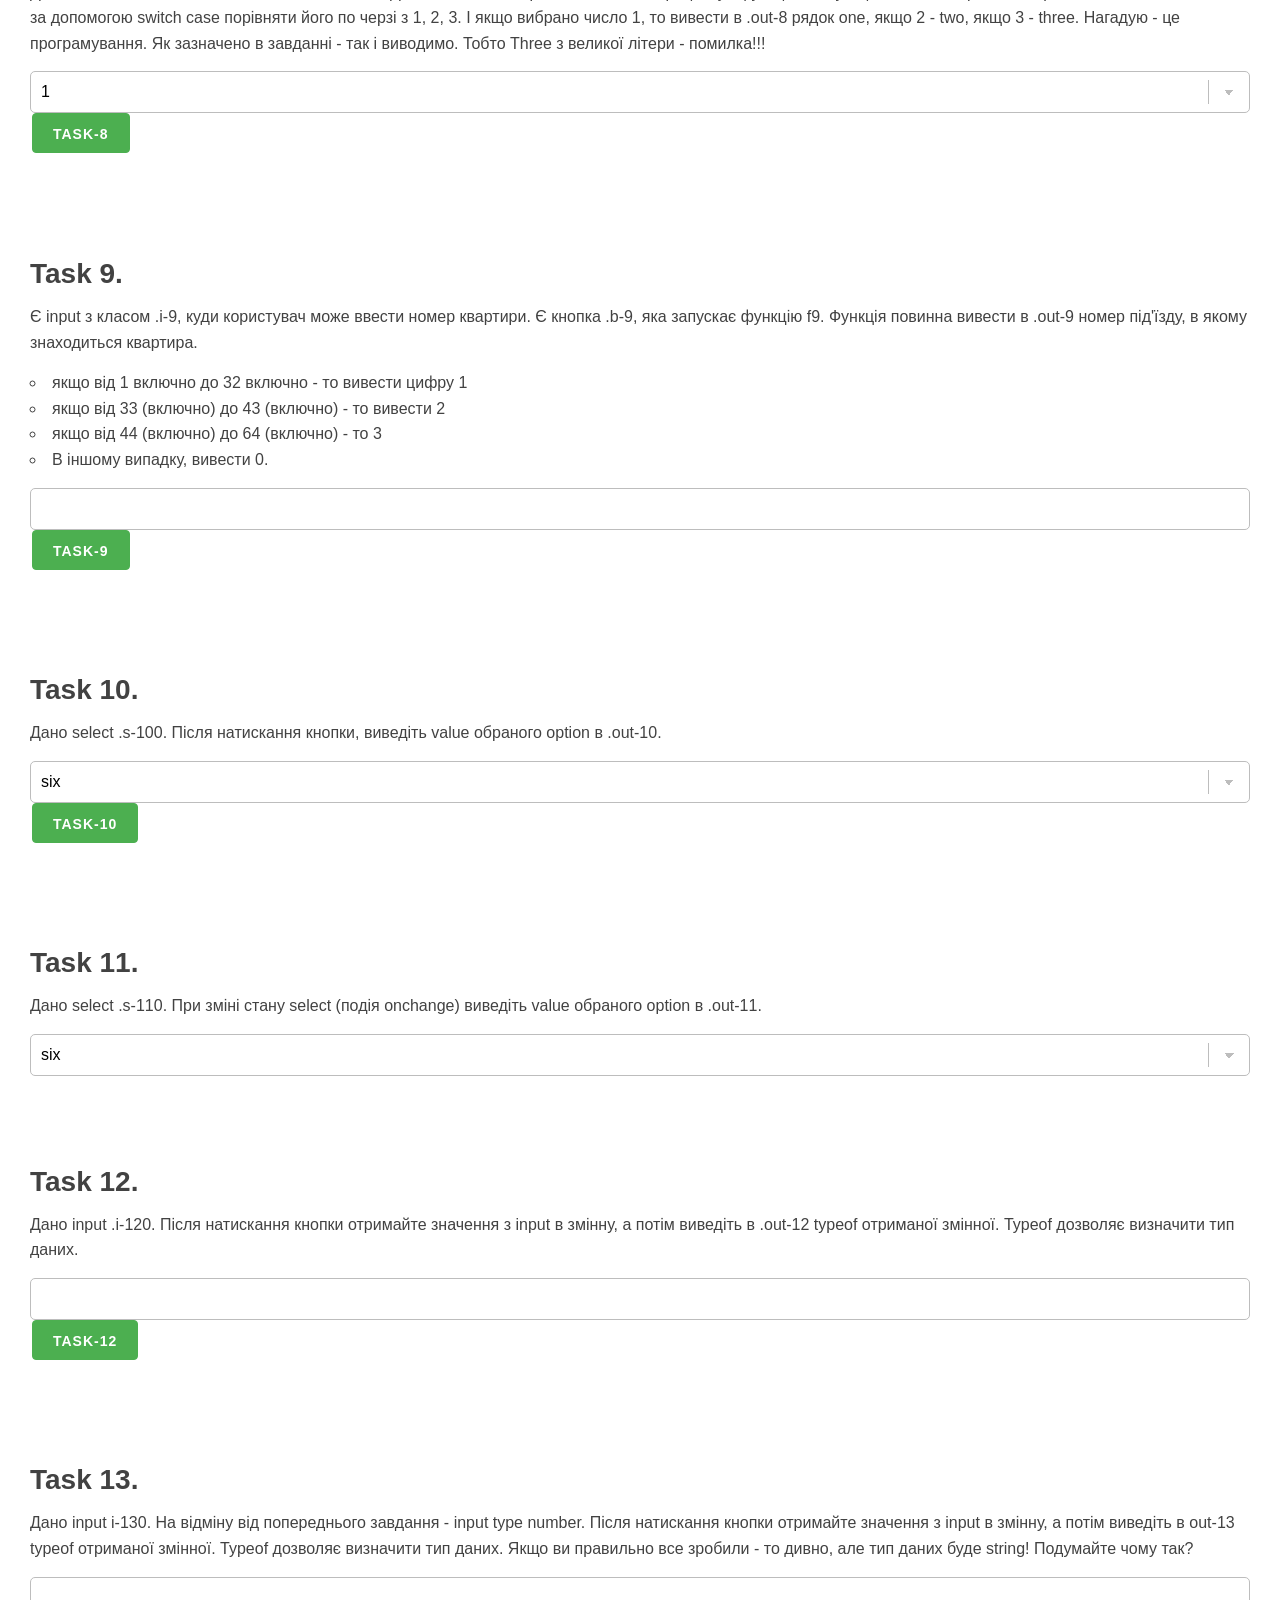
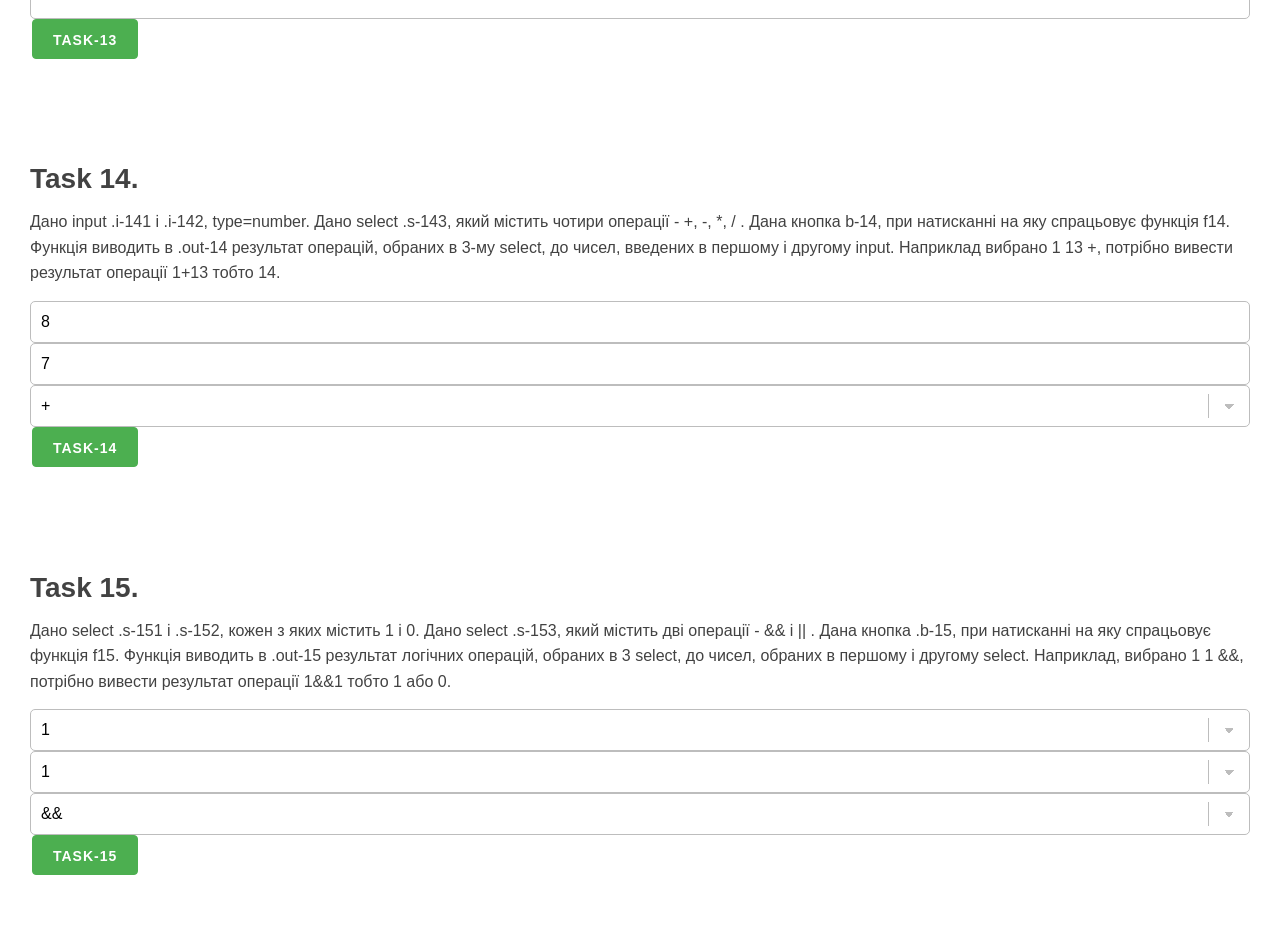
<file: module-02/lesson-01/index.html>
<!DOCTYPE html>
<html lang="uk">
  <head>
    <meta charset="UTF-8" />
    <meta name="viewport" content="width=device-width, initial-scale=1.0" />
    <meta http-equiv="X-UA-Compatible" content="ie=edge" />
    <link rel="stylesheet" href="../../assets/mustard-ui.min.css" />
    <link rel="stylesheet" href="../../assets/styles.css" />
    <title>JavaScript 3.0. Module 02</title>
  </head>

  <body>
    <header>
      <div class="container container-small">
        <h1 class="title">Module 02. Lesson 01</h1>
        <h2 class="subtitle">
          Click on the down arrow and go to the problem solving
        </h2>
        <h3 class="subtitle">Happy coding 👨‍💻</h3>
        <a class="scroll-down" href="#start"></a>
      </div>
    </header>

    <main>
      <section>
        <h4>Task 1.</h4>
        <p>
          При натисканні кнопки .b-1 спрацьовує функція f1. Функція повинна
          прочитати вміст .i-1 і порівняти його з числом 4 (порівняння ==).
          Результат порівняння - true або false виведіть у .out-1.
        </p>
        <input type="number" class="i-1" value="7" />
        <button class="button-primary b-1">Task-1</button>
        <div class="out-1"></div>
      </section>

      <section>
        <h4>Task 2.</h4>
        <p>
          Дані дві змінні a21 і a22. При натисканні кнопки .b-2, запускається
          функція f2. Функція повинна порівняти змінні за допомогою if else і
          вивести в .out-2 число, яке більше. Варіант рівності змінних не
          розглядаємо.
        </p>
        <button class="button-primary b-2">Task-2</button>
        <div class="out-2"></div>
      </section>

      <section>
        <h4>Task 3.</h4>
        <p>
          Дані 2 input - .i-31 і .i-32, обидва - input[type=number]. При
          натисканні кнопки .b-3 спрацьовує функція f3. Функція повинна
          порівняти числа з input, вивести в .out-3 більше число.
        </p>
        <p>
          Проведіть самостійний тест роботи, введіть пари чисел 4 і 9, 9 і 22, 5
          і 111.
        </p>
        <div><input type="number" class="i-31" value="33" /></div>
        <div><input type="number" class="i-32" value="9" /></div>
        <button class="button-primary b-3">Task-3</button>
        <div class="out-3"></div>
      </section>

      <section>
        <h4>Task 4.</h4>
        <p>
          Користувач вводить в .i-4 рік свого народження. Є кнопка .b-4, яка
          запускає функцію f4. Функція повинна вивести в .out-4 число 1, якщо
          користувачеві більше або дорівнює 18 років, і 0, якщо менше.
        </p>
        <input type="number" class="i-4" />
        <button class="button-primary b-4">Task-4</button>
        <div class="out-4"></div>
      </section>

      <section>
        <h4>Task 5.</h4>
        <p>
          На сторінці є input з класом i-5, куди користувач може ввести число. Є
          кнопка b-5, яка запускає функцію f5. Функція повинна вивести в .out-5
          символ 'm', якщо число менше нуля, 0, якщо число дорівнює нулю, і
          число 1, якщо більше.
        </p>
        <input type="number" class="i-5" />
        <button class="button-primary b-5">Task-5</button>
        <div class="out-5"></div>
      </section>

      <section>
        <h4>Task 6.</h4>
        <p>
          На сторінці є input з класом i-6, куди користувач може ввести число. Є
          кнопка .b-6, яка запускає функцію f6. Функція повинна вивести в .out-6
          слово even, якщо число парне, і odd, якщо непарне. Для перевірки
          парності використовується цілочисельна остача від ділення на 2
          (оператор %). Якщо остача дорівнює нулю - парне, ні - непарне.
        </p>
        <input type="number" class="i-6" value="7" />
        <button class="button-primary b-6">Task-6</button>
        <div class="out-6"></div>
      </section>

      <section>
        <h4>Task 7.</h4>
        <p>
          Дані 2 input - .i-71 і .i-72, обидва - input[type=number]. При
          натисканні кнопки .b-7 спрацьовує функція f7. Функція повинна число з
          .i-71 піднести до степеня .i-72, вивести результат в .out-7. Для
          піднесення до степеня можна використовувати **, або Math.pow.
        </p>
        <div><input type="number" class="i-71" value="3" /></div>
        <div><input type="number" class="i-72" value="2" /></div>
        <button class="button-primary b-7">Task-7</button>
        <div class="out-7"></div>
      </section>

      <section>
        <h4>Task 8.</h4>
        <p>
          Дано select s-8, який містить 3 значення: 1, 2, 3. Дана кнопка b-8.
          При її натисканні спрацьовує функція f8. Функція повинна отримати
          обране в select число, потім за допомогою switch case порівняти його
          по черзі з 1, 2, 3. І якщо вибрано число 1, то вивести в .out-8 рядок
          one, якщо 2 - two, якщо 3 - three. Нагадую - це програмування. Як
          зазначено в завданні - так і виводимо. Тобто Three з великої літери -
          помилка!!!
        </p>
        <div>
          <select class="s-8">
            <option value="1">1</option>
            <option value="2">2</option>
            <option value="3">3</option>
          </select>
        </div>
        <button class="button-primary b-8">Task-8</button>
        <div class="out-8"></div>
      </section>

      <section>
        <h4>Task 9.</h4>
        <p>
          Є input з класом .i-9, куди користувач може ввести номер квартири. Є
          кнопка .b-9, яка запускає функцію f9. Функція повинна вивести в .out-9
          номер під'їзду, в якому знаходиться квартира.
        </p>
        <ul>
          <li>якщо від 1 включно до 32 включно - то вивести цифру 1</li>
          <li>якщо від 33 (включно) до 43 (включно) - то вивести 2</li>
          <li>якщо від 44 (включно) до 64 (включно) - то 3</li>
          <li>В іншому випадку, вивести 0.</li>
        </ul>
        <input type="number" class="i-9" />
        <button class="button-primary b-9">Task-9</button>
        <div class="out-9"></div>
      </section>

      <section>
        <h4>Task 10.</h4>
        <p>
          Дано select .s-100. Після натискання кнопки, виведіть value обраного
          option в .out-10.
        </p>
        <div>
          <select class="s-100">
            <option value="6">six</option>
            <option value="7">seven</option>
            <option value="11">eleven</option>
            <option value="9">nine</option>
          </select>
        </div>
        <button class="button-primary b-10">Task-10</button>
        <div class="out-10"></div>
      </section>

      <section>
        <h4>Task 11.</h4>
        <p>
          Дано select .s-110. При зміні стану select (подія onchange) виведіть
          value обраного option в .out-11.
        </p>
        <div>
          <select class="s-110">
            <option value="6">six</option>
            <option value="7">seven</option>
            <option value="11">eleven</option>
            <option value="9">nine</option>
          </select>
        </div>
        <div class="out-11"></div>
      </section>

      <section>
        <h4>Task 12.</h4>
        <p>
          Дано input .i-120. Після натискання кнопки отримайте значення з input
          в змінну, а потім виведіть в .out-12 typeof отриманої змінної. Typeof
          дозволяє визначити тип даних.
        </p>
        <input type="text" class="i-120" />
        <button class="button-primary b-12">Task-12</button>
        <div class="out-12"></div>
      </section>

      <section>
        <h4>Task 13.</h4>
        <p>
          Дано input i-130. На відміну від попереднього завдання - input type
          number. Після натискання кнопки отримайте значення з input в змінну, а
          потім виведіть в out-13 typeof отриманої змінної. Typeof дозволяє
          визначити тип даних. Якщо ви правильно все зробили - то дивно, але тип
          даних буде string! Подумайте чому так?
        </p>
        <input type="number" class="i-130" />
        <button class="button-primary b-13">Task-13</button>
        <div class="out-13"></div>
      </section>

      <section>
        <h4>Task 14.</h4>
        <p>
          Дано input .i-141 і .i-142, type=number. Дано select .s-143, який
          містить чотири операції - +, -, *, / . Дана кнопка b-14, при
          натисканні на яку спрацьовує функція f14. Функція виводить в .out-14
          результат операцій, обраних в 3-му select, до чисел, введених в
          першому і другому input. Наприклад вибрано 1 13 +, потрібно вивести
          результат операції 1+13 тобто 14.
        </p>
        <div><input type="number" class="i-141" value="8" /></div>
        <div><input type="number" class="i-142" value="7" /></div>
        <div>
          <select class="s-143">
            <option value="+">+</option>
            <option value="-">-</option>
            <option value="*">*</option>
            <option value="/">/</option>
          </select>
        </div>
        <button class="button-primary b-14">Task-14</button>
        <div class="out-14"></div>
      </section>

      <section>
        <h4>Task 15.</h4>
        <p>
          Дано select .s-151 і .s-152, кожен з яких містить 1 і 0. Дано select
          .s-153, який містить дві операції - && і || . Дана кнопка .b-15, при
          натисканні на яку спрацьовує функція f15. Функція виводить в .out-15
          результат логічних операцій, обраних в 3 select, до чисел, обраних в
          першому і другому select. Наприклад, вибрано 1 1 &&, потрібно вивести
          результат операції 1&&1 тобто 1 або 0.
        </p>
        <div>
          <select class="s-151">
            <option value="1">1</option>
            <option value="0">0</option>
          </select>
        </div>
        <div>
          <select class="s-152">
            <option value="1">1</option>
            <option value="0">0</option>
          </select>
        </div>
        <div>
          <select class="s-153">
            <option value="&&">&&</option>
            <option value="||">||</option>
          </select>
        </div>
        <button class="button-primary b-15">Task-15</button>
        <div class="out-15"></div>
      </section>
    </main>

    <script src="./script.js"></script>
  </body>
</html>
</file>
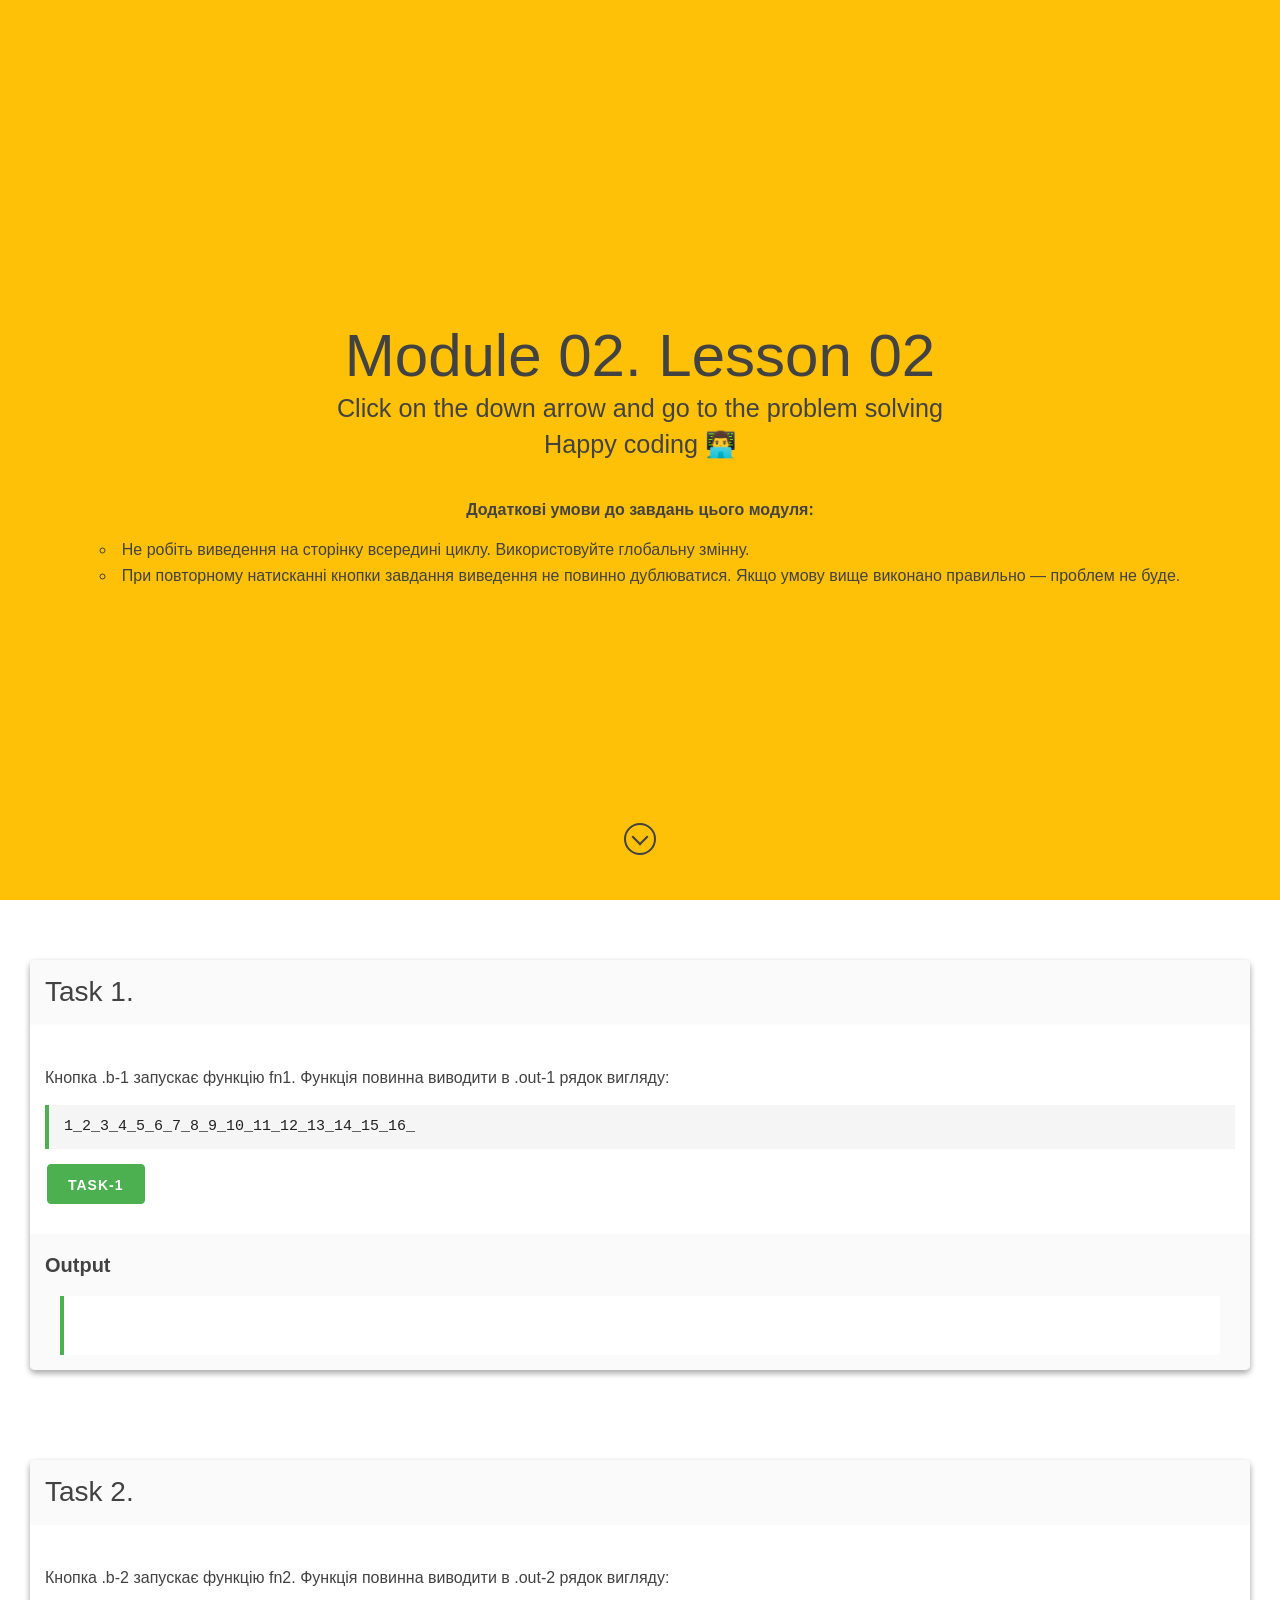
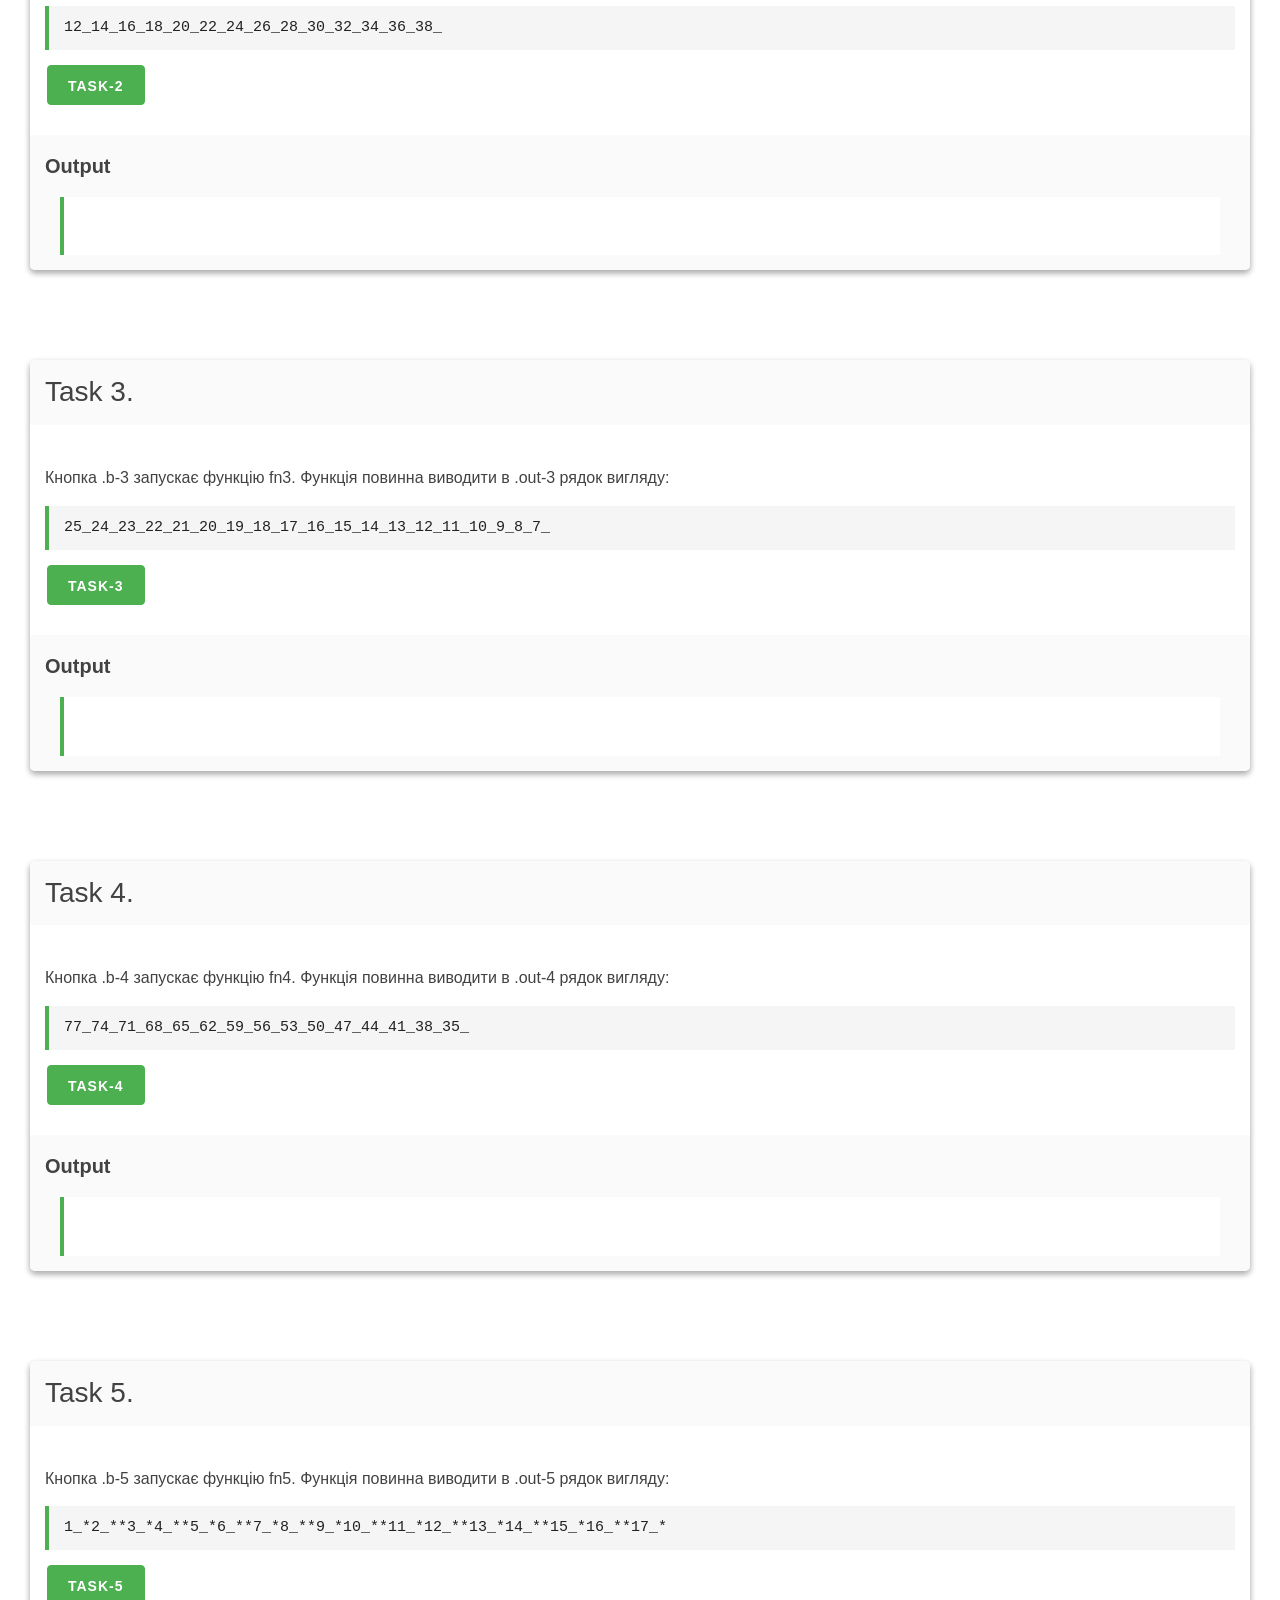
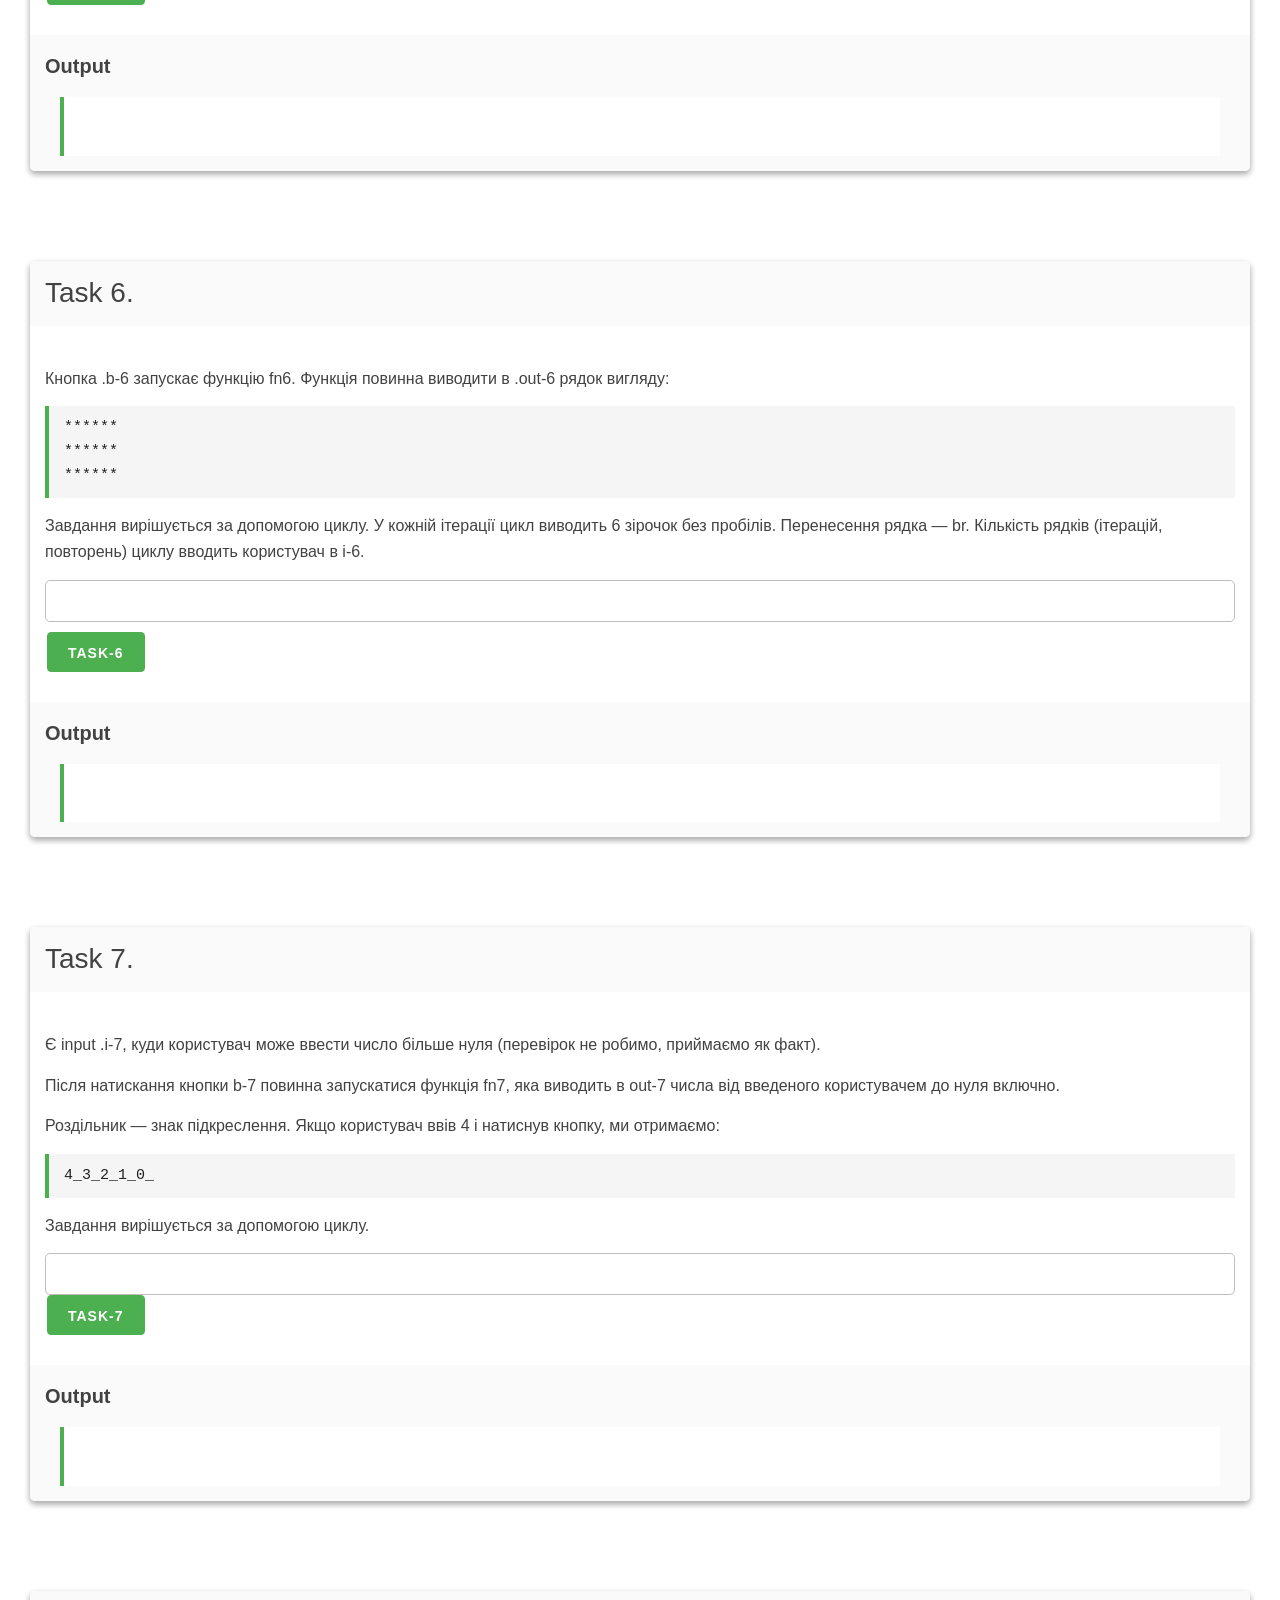
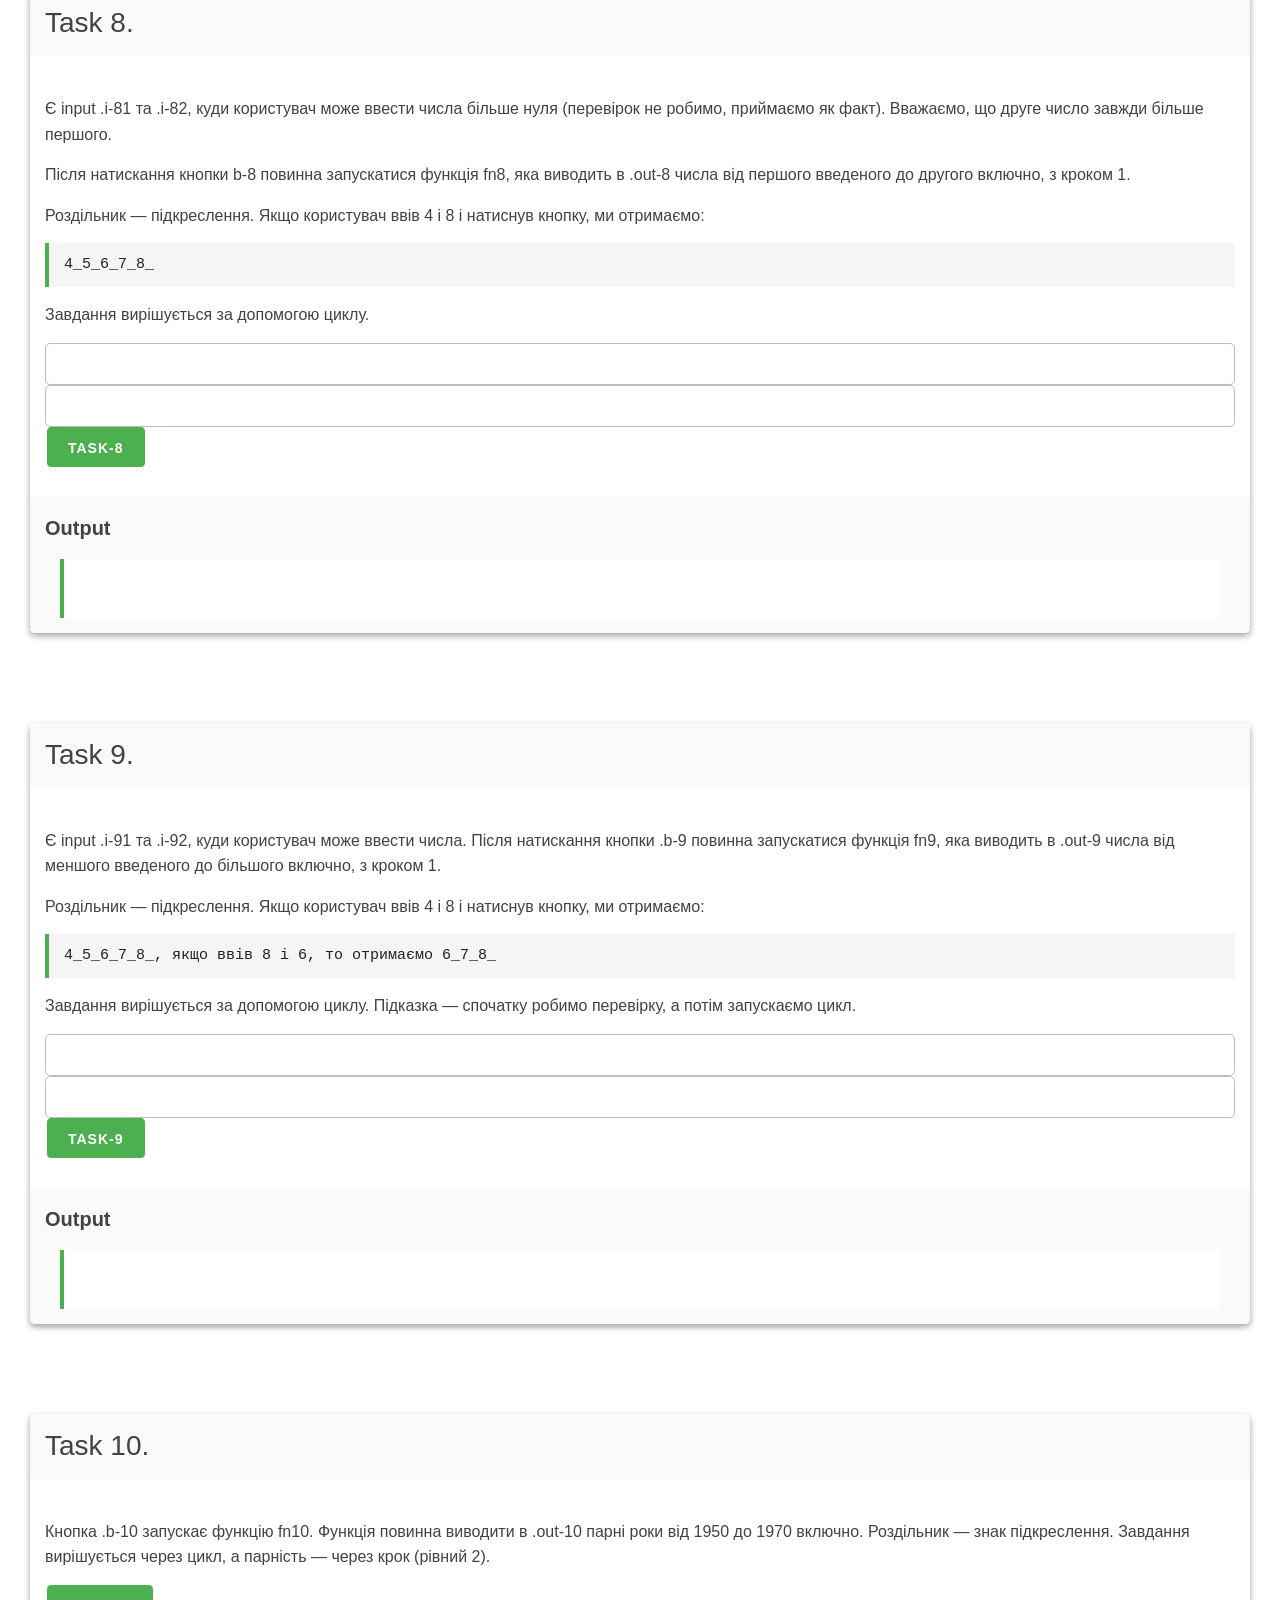
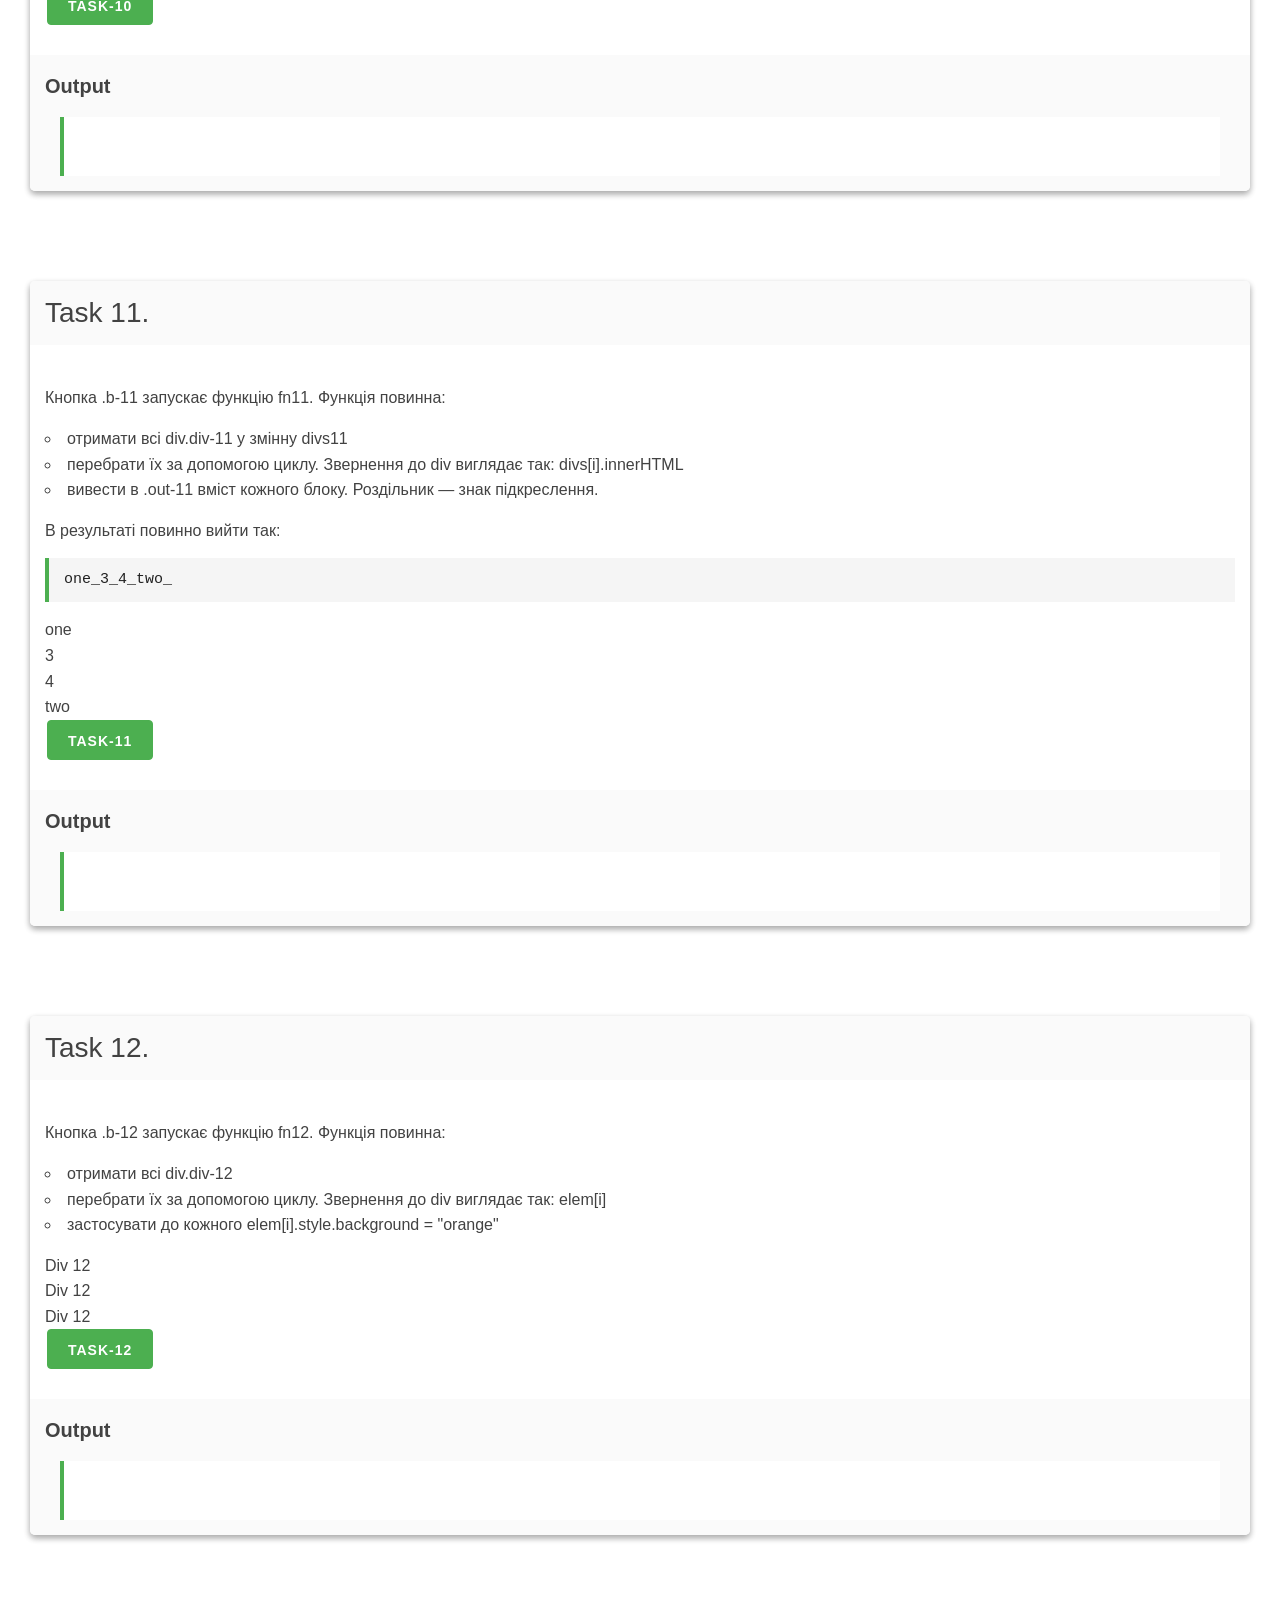
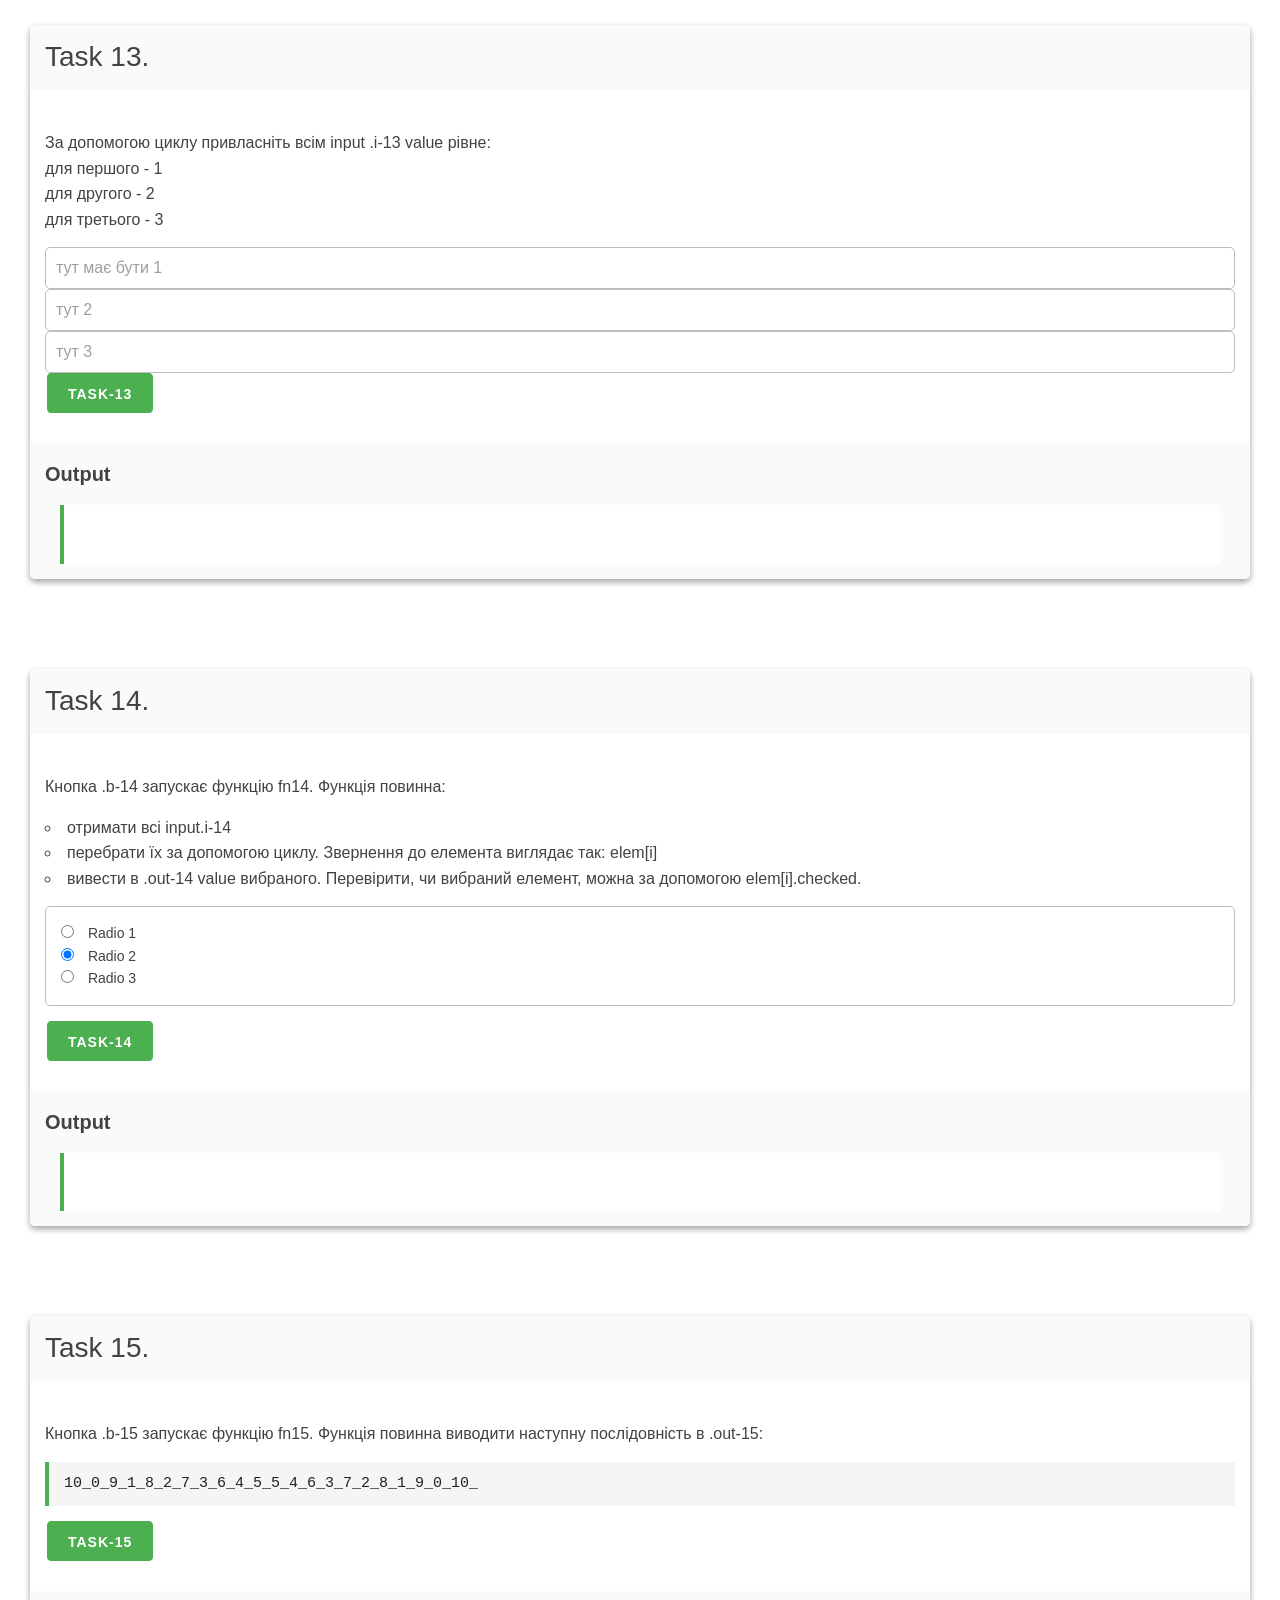
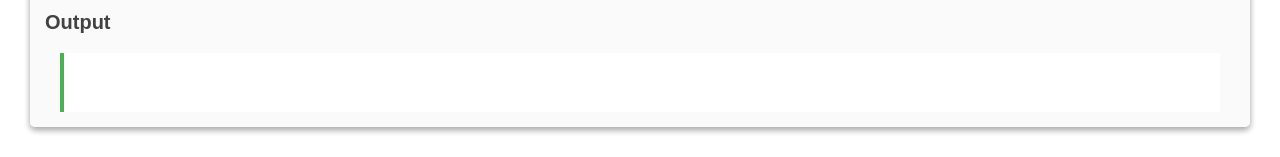
<file: module-02/lesson-02/index.html>
<!DOCTYPE html>
<html lang="uk">
  <head>
    <meta charset="UTF-8" />
    <meta name="viewport" content="width=device-width, initial-scale=1.0" />
    <title>JavaScript 3.0. Module 02</title>
    <link rel="stylesheet" href="../../assets/mustard-ui.min.css" />
    <link rel="stylesheet" href="../../assets/styles.css" />
  </head>

  <body>
    <header>
      <div class="container container-small">
        <h1 class="title">Module 02. Lesson 02</h1>
        <h2 class="subtitle">
          Click on the down arrow and go to the problem solving
        </h2>
        <h3 class="subtitle">Happy coding 👨‍💻</h3>
        <a class="scroll-down" href="#start"></a>
      </div>
      <p><strong>Додаткові умови до завдань цього модуля:</strong></p>
      <ul>
        <li>
          Не робіть виведення на сторінку всередині циклу. Використовуйте
          глобальну змінну.
        </li>
        <li>
          При повторному натисканні кнопки завдання виведення не повинно
          дублюватися. Якщо умову вище виконано правильно — проблем не буде.
        </li>
      </ul>
    </header>

    <main>
      <section id="start">
        <div class="panel">
          <div class="panel-head">
            <p class="panel-title">Task 1.</p>
          </div>
          <div class="panel-body">
            <p>
              Кнопка .b-1 запускає функцію fn1. Функція повинна виводити в
              .out-1 рядок вигляду:
            </p>
            <pre>1_2_3_4_5_6_7_8_9_10_11_12_13_14_15_16_</pre>
            <button class="button-primary b-1">Task-1</button>
          </div>
          <div class="panel-footer">
            <h6>Output</h6>
            <blockquote>
              <div class="out-1"></div>
            </blockquote>
          </div>
        </div>
      </section>

      <section>
        <div class="panel">
          <div class="panel-head">
            <p class="panel-title">Task 2.</p>
          </div>
          <div class="panel-body">
            <p>
              Кнопка .b-2 запускає функцію fn2. Функція повинна виводити в
              .out-2 рядок вигляду:
            </p>
            <pre> 12_14_16_18_20_22_24_26_28_30_32_34_36_38_</pre>
            <button class="button-primary b-2">Task-2</button>
          </div>
          <div class="panel-footer">
            <h6>Output</h6>
            <blockquote>
              <div class="out-2"></div>
            </blockquote>
          </div>
        </div>
      </section>

      <section>
        <div class="panel">
          <div class="panel-head">
            <p class="panel-title">Task 3.</p>
          </div>
          <div class="panel-body">
            <p>
              Кнопка .b-3 запускає функцію fn3. Функція повинна виводити в
              .out-3 рядок вигляду:
            </p>
            <pre> 25_24_23_22_21_20_19_18_17_16_15_14_13_12_11_10_9_8_7_</pre>
            <button class="button-primary b-3">Task-3</button>
          </div>
          <div class="panel-footer">
            <h6>Output</h6>
            <blockquote>
              <div class="out-3"></div>
            </blockquote>
          </div>
        </div>
      </section>

      <section>
        <div class="panel">
          <div class="panel-head">
            <p class="panel-title">Task 4.</p>
          </div>
          <div class="panel-body">
            <p>
              Кнопка .b-4 запускає функцію fn4. Функція повинна виводити в
              .out-4 рядок вигляду:
            </p>
            <pre> 77_74_71_68_65_62_59_56_53_50_47_44_41_38_35_</pre>
            <button class="button-primary b-4">Task-4</button>
          </div>
          <div class="panel-footer">
            <h6>Output</h6>
            <blockquote>
              <div class="out-4"></div>
            </blockquote>
          </div>
        </div>
      </section>

      <section>
        <div class="panel">
          <div class="panel-head">
            <p class="panel-title">Task 5.</p>
          </div>
          <div class="panel-body">
            <p>
              Кнопка .b-5 запускає функцію fn5. Функція повинна виводити в
              .out-5 рядок вигляду:
            </p>
            <pre>
            1_*2_**3_*4_**5_*6_**7_*8_**9_*10_**11_*12_**13_*14_**15_*16_**17_*
          </pre
            >
            <button class="button-primary b-5">Task-5</button>
          </div>
          <div class="panel-footer">
            <h6>Output</h6>
            <blockquote>
              <div class="out-5"></div>
            </blockquote>
          </div>
        </div>
      </section>

      <section>
        <div class="panel">
          <div class="panel-head">
            <p class="panel-title">Task 6.</p>
          </div>
          <div class="panel-body">
            <p>
              Кнопка .b-6 запускає функцію fn6. Функція повинна виводити в
              .out-6 рядок вигляду:
            </p>
            <pre>
            ******<br />
            ******<br />
            ******<br />
          </pre>
            <p>
              Завдання вирішується за допомогою циклу. У кожній ітерації цикл
              виводить 6 зірочок без пробілів. Перенесення рядка — br. Кількість
              рядків (ітерацій, повторень) циклу вводить користувач в i-6.
            </p>
            <div class="form-control"><input type="number" class="i-6" /></div>
            <button class="button-primary b-6">Task-6</button>
          </div>
          <div class="panel-footer">
            <h6>Output</h6>
            <blockquote>
              <div class="out-6"></div>
            </blockquote>
          </div>
        </div>
      </section>

      <section>
        <div class="panel">
          <div class="panel-head">
            <p class="panel-title">Task 7.</p>
          </div>
          <div class="panel-body">
            <p>
              Є input .i-7, куди користувач може ввести число більше нуля
              (перевірок не робимо, приймаємо як факт).
            </p>
            <p>
              Після натискання кнопки b-7 повинна запускатися функція fn7, яка
              виводить в out-7 числа від введеного користувачем до нуля включно.
            </p>
            <p>
              Роздільник — знак підкреслення. Якщо користувач ввів 4 і натиснув
              кнопку, ми отримаємо:
            </p>
            <pre> 4_3_2_1_0_</pre>
            <p>Завдання вирішується за допомогою циклу.</p>
            <input type="number" class="i-7" />
            <button class="button-primary b-7">Task-7</button>
          </div>
          <div class="panel-footer">
            <h6>Output</h6>
            <blockquote>
              <div class="out-7"></div>
            </blockquote>
          </div>
        </div>
      </section>

      <section>
        <div class="panel">
          <div class="panel-head">
            <p class="panel-title">Task 8.</p>
          </div>
          <div class="panel-body">
            <p>
              Є input .i-81 та .i-82, куди користувач може ввести числа більше
              нуля (перевірок не робимо, приймаємо як факт). Вважаємо, що друге
              число завжди більше першого.
            </p>
            <p>
              Після натискання кнопки b-8 повинна запускатися функція fn8, яка
              виводить в .out-8 числа від першого введеного до другого включно,
              з кроком 1.
            </p>
            <p>
              Роздільник — підкреслення. Якщо користувач ввів 4 і 8 і натиснув
              кнопку, ми отримаємо:
            </p>
            <pre> 4_5_6_7_8_</pre>
            <p>Завдання вирішується за допомогою циклу.</p>
            <div><input type="number" class="i-81" /></div>
            <div><input type="number" class="i-82" /></div>
            <button class="button-primary b-8">Task-8</button>
          </div>
          <div class="panel-footer">
            <h6>Output</h6>
            <blockquote>
              <div class="out-8"></div>
            </blockquote>
          </div>
        </div>
      </section>

      <section>
        <div class="panel">
          <div class="panel-head">
            <p class="panel-title">Task 9.</p>
          </div>
          <div class="panel-body">
            <p>
              Є input .i-91 та .i-92, куди користувач може ввести числа. Після
              натискання кнопки .b-9 повинна запускатися функція fn9, яка
              виводить в .out-9 числа від меншого введеного до більшого включно,
              з кроком 1.
            </p>
            <p>
              Роздільник — підкреслення. Якщо користувач ввів 4 і 8 і натиснув
              кнопку, ми отримаємо:
            </p>
            <pre> 4_5_6_7_8_, якщо ввів 8 і 6, то отримаємо 6_7_8_</pre>
            <p>
              Завдання вирішується за допомогою циклу. Підказка — спочатку
              робимо перевірку, а потім запускаємо цикл.
            </p>
            <div><input type="number" class="i-91" /></div>
            <div><input type="number" class="i-92" /></div>
            <button class="button-primary b-9">Task-9</button>
          </div>
          <div class="panel-footer">
            <h6>Output</h6>
            <blockquote>
              <div class="out-9"></div>
            </blockquote>
          </div>
        </div>
      </section>

      <section>
        <div class="panel">
          <div class="panel-head">
            <p class="panel-title">Task 10.</p>
          </div>
          <div class="panel-body">
            <p>
              Кнопка .b-10 запускає функцію fn10. Функція повинна виводити в
              .out-10 парні роки від 1950 до 1970 включно. Роздільник — знак
              підкреслення. Завдання вирішується через цикл, а парність — через
              крок (рівний 2).
            </p>
            <button class="button-primary b-10">Task-10</button>
          </div>
          <div class="panel-footer">
            <h6>Output</h6>
            <blockquote>
              <div class="out-10"></div>
            </blockquote>
          </div>
        </div>
      </section>

      <section>
        <div class="panel">
          <div class="panel-head">
            <p class="panel-title">Task 11.</p>
          </div>
          <div class="panel-body">
            <p>Кнопка .b-11 запускає функцію fn11. Функція повинна:</p>
            <ul>
              <li>отримати всі div.div-11 у змінну divs11</li>
              <li>
                перебрати їх за допомогою циклу. Звернення до div виглядає так:
                divs[i].innerHTML
              </li>
              <li>
                вивести в .out-11 вміст кожного блоку. Роздільник — знак
                підкреслення.
              </li>
            </ul>
            <p>В результаті повинно вийти так:</p>
            <pre> one_3_4_two_</pre>
            <div class="div-11">one</div>
            <div class="div-11">3</div>
            <div class="div-11">4</div>
            <div class="div-11">two</div>
            <button class="button-primary b-11">Task-11</button>
          </div>
          <div class="panel-footer">
            <h6>Output</h6>
            <blockquote>
              <div class="out-11"></div>
            </blockquote>
          </div>
        </div>
      </section>

      <section>
        <div class="panel">
          <div class="panel-head">
            <p class="panel-title">Task 12.</p>
          </div>
          <div class="panel-body">
            <p>Кнопка .b-12 запускає функцію fn12. Функція повинна:</p>
            <ul>
              <li>отримати всі div.div-12</li>
              <li>
                перебрати їх за допомогою циклу. Звернення до div виглядає так:
                elem[i]
              </li>
              <li>
                застосувати до кожного elem[i].style.background = "orange"
              </li>
            </ul>
            <div class="div-12">Div 12</div>
            <div class="div-12">Div 12</div>
            <div class="div-12">Div 12</div>
            <button class="button-primary b-12">Task-12</button>
          </div>
          <div class="panel-footer">
            <h6>Output</h6>
            <blockquote>
              <div class="out-12"></div>
            </blockquote>
          </div>
        </div>
      </section>

      <section>
        <div class="panel">
          <div class="panel-head">
            <p class="panel-title">Task 13.</p>
          </div>
          <div class="panel-body">
            <p>
              За допомогою циклу привласніть всім input .i-13 value рівне:
              <br />
              для першого - 1<br />
              для другого - 2 <br />
              для третього - 3
            </p>
            <div>
              <input type="text" placeholder="тут має бути 1" class="i-13" />
            </div>
            <div>
              <input type="text" placeholder="тут 2" class="i-13" />
            </div>
            <div>
              <input type="text" placeholder="тут 3" class="i-13" />
            </div>
            <button class="button-primary b-13">Task-13</button>
          </div>
          <div class="panel-footer">
            <h6>Output</h6>
            <blockquote>
              <div class="out-13"></div>
            </blockquote>
          </div>
        </div>
      </section>

      <section>
        <div class="panel">
          <div class="panel-head">
            <p class="panel-title">Task 14.</p>
          </div>
          <div class="panel-body">
            <p>Кнопка .b-14 запускає функцію fn14. Функція повинна:</p>
            <ul>
              <li>отримати всі input.i-14</li>
              <li>
                перебрати їх за допомогою циклу. Звернення до елемента виглядає
                так: elem[i]
              </li>
              <li>
                вивести в .out-14 value вибраного. Перевірити, чи вибраний
                елемент, можна за допомогою elem[i].checked.
              </li>
            </ul>
            <fieldset>
              <div>
                <label>
                  <input type="radio" name="i-14" class="i-14" value="marvin" />
                  Radio 1
                </label>
              </div>
              <div>
                <label>
                  <input
                    type="radio"
                    name="i-14"
                    class="i-14"
                    value="tricia"
                    checked
                  />
                  Radio 2
                </label>
              </div>
              <div>
                <label>
                  <input
                    type="radio"
                    name="i-14"
                    class="i-14"
                    value="beeblebrox"
                  />
                  Radio 3
                </label>
              </div>
            </fieldset>
            <button class="button-primary b-14">Task-14</button>
          </div>
          <div class="panel-footer">
            <h6>Output</h6>
            <blockquote>
              <div class="out-14"></div>
            </blockquote>
          </div>
        </div>
      </section>

      <section>
        <div class="panel">
          <div class="panel-head">
            <p class="panel-title">Task 15.</p>
          </div>
          <div class="panel-body">
            <p>
              Кнопка .b-15 запускає функцію fn15. Функція повинна виводити
              наступну послідовність в .out-15:
            </p>
            <pre> 10_0_9_1_8_2_7_3_6_4_5_5_4_6_3_7_2_8_1_9_0_10_</pre>
            <button class="button-primary b-15">Task-15</button>
          </div>
          <div class="panel-footer">
            <h6>Output</h6>
            <blockquote>
              <div class="out-15"></div>
            </blockquote>
          </div>
        </div>
      </section>
    </main>

    <script src="script.js"></script>
  </body>
</html>
</file>
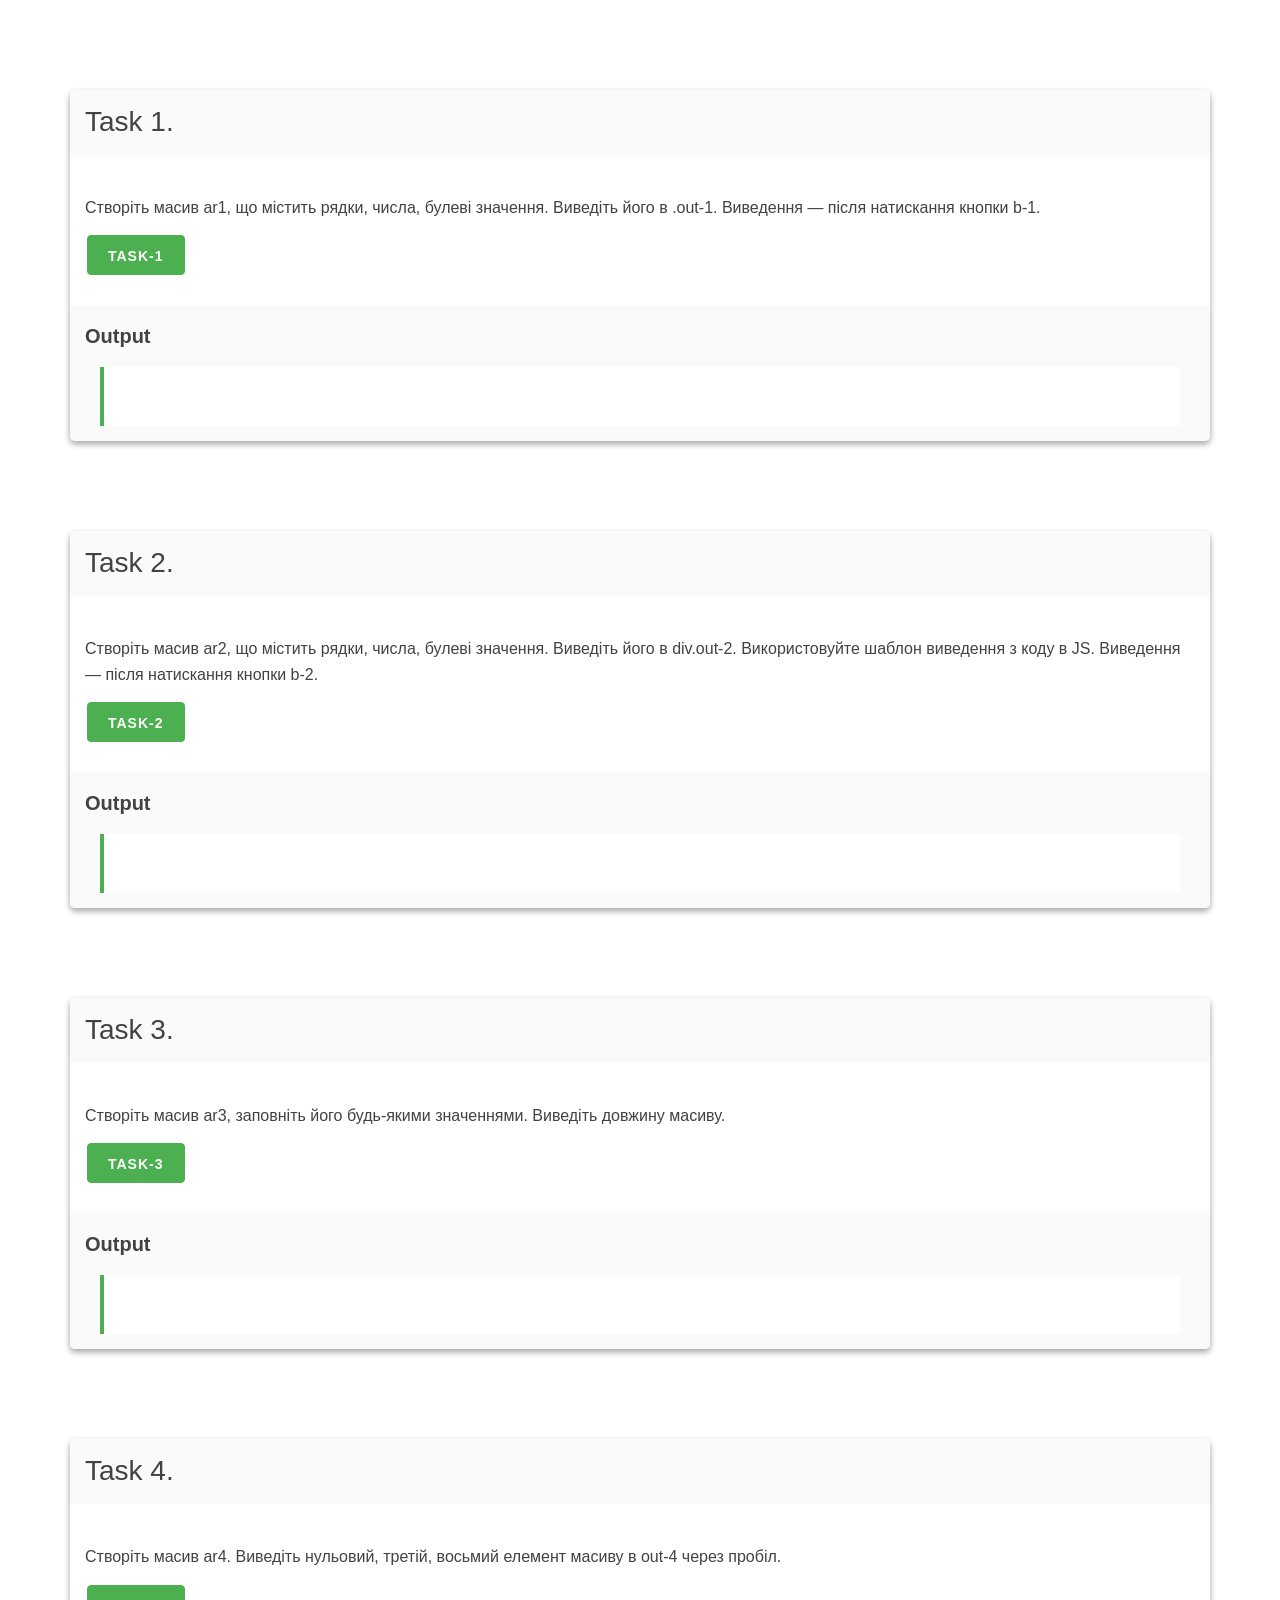
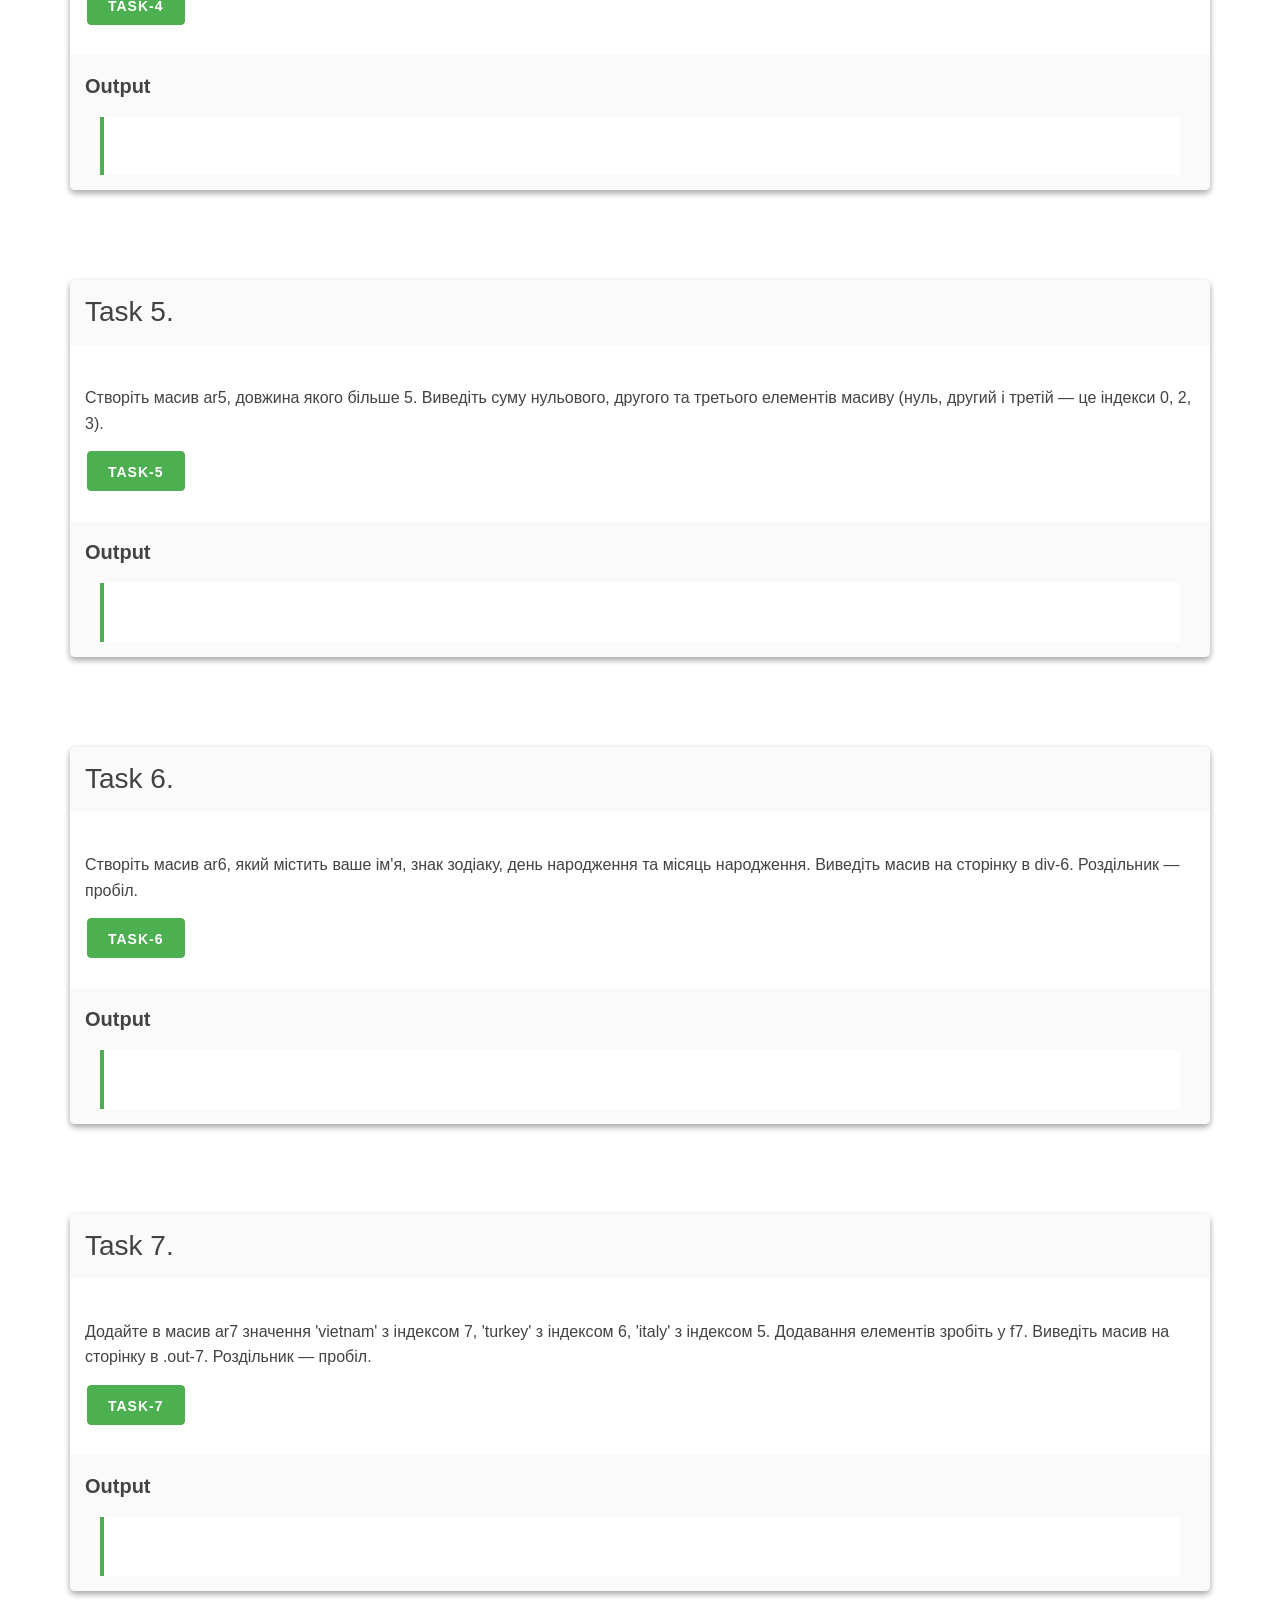
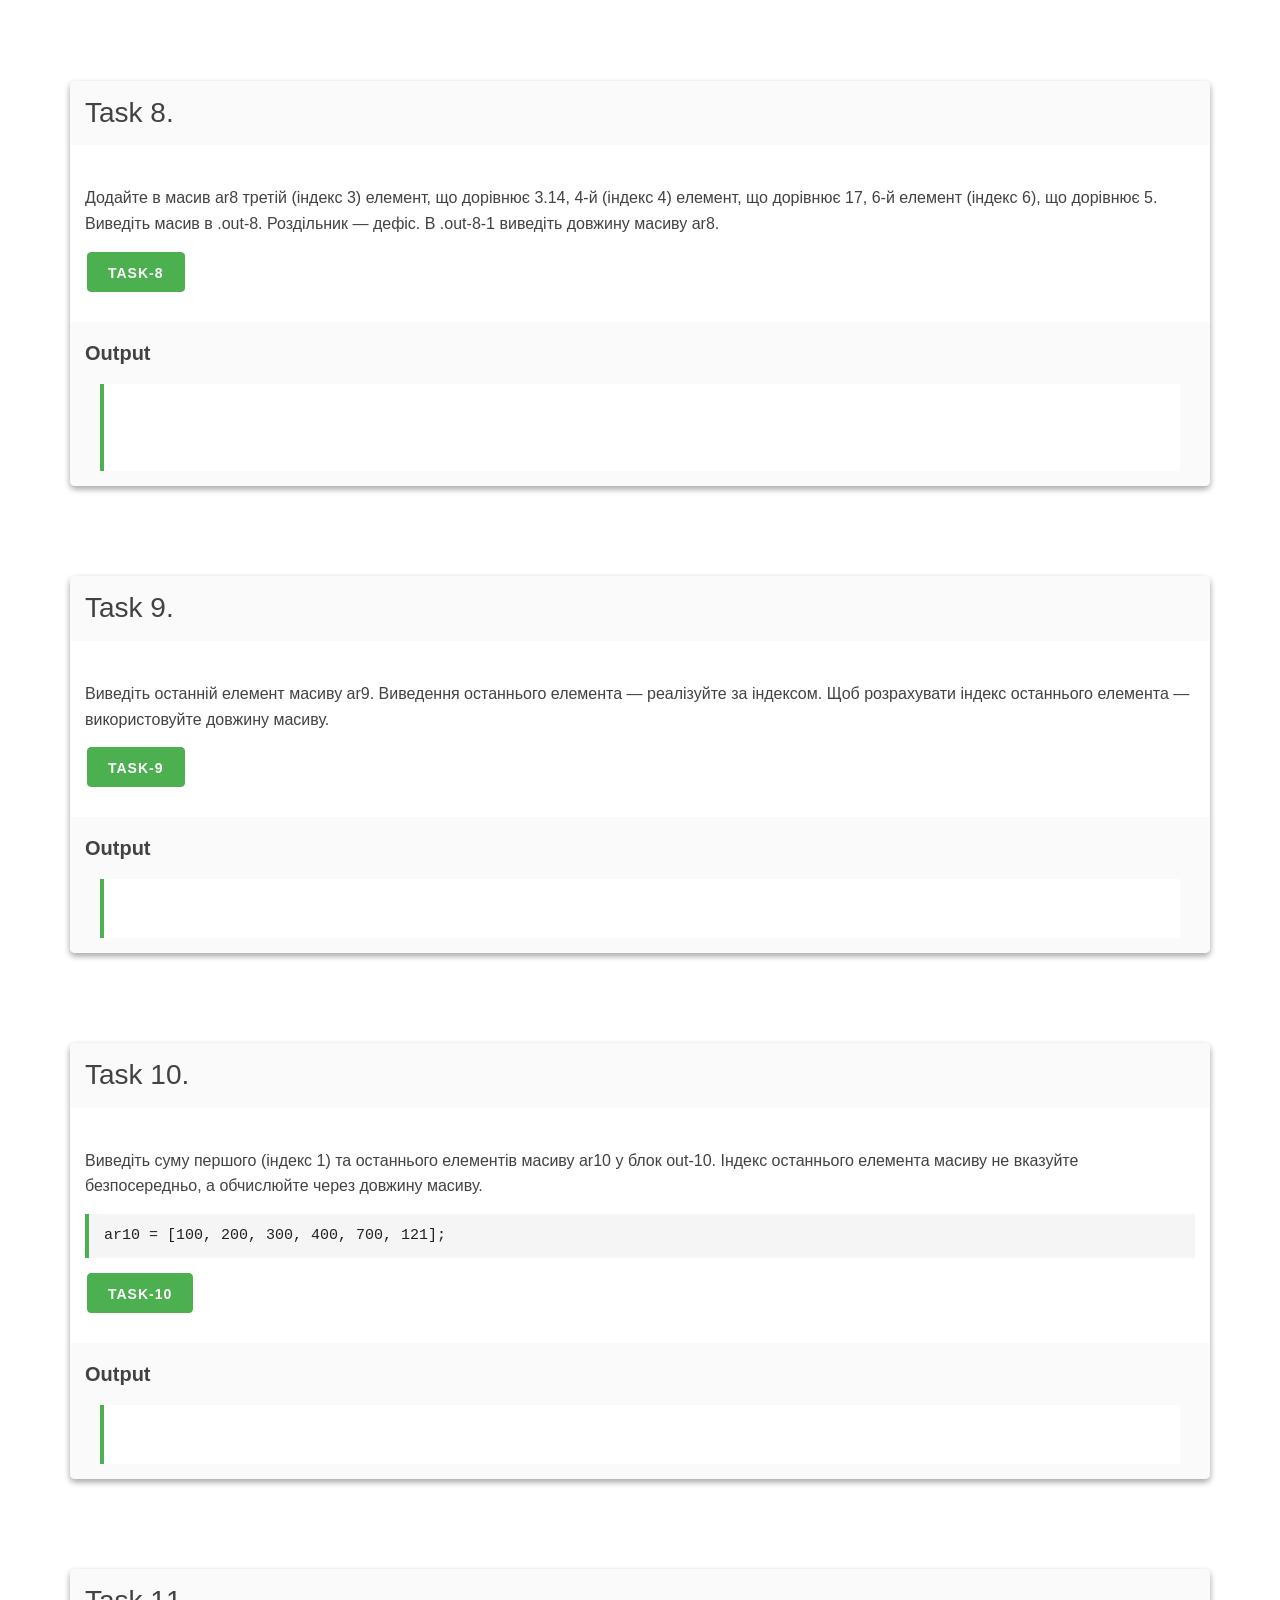
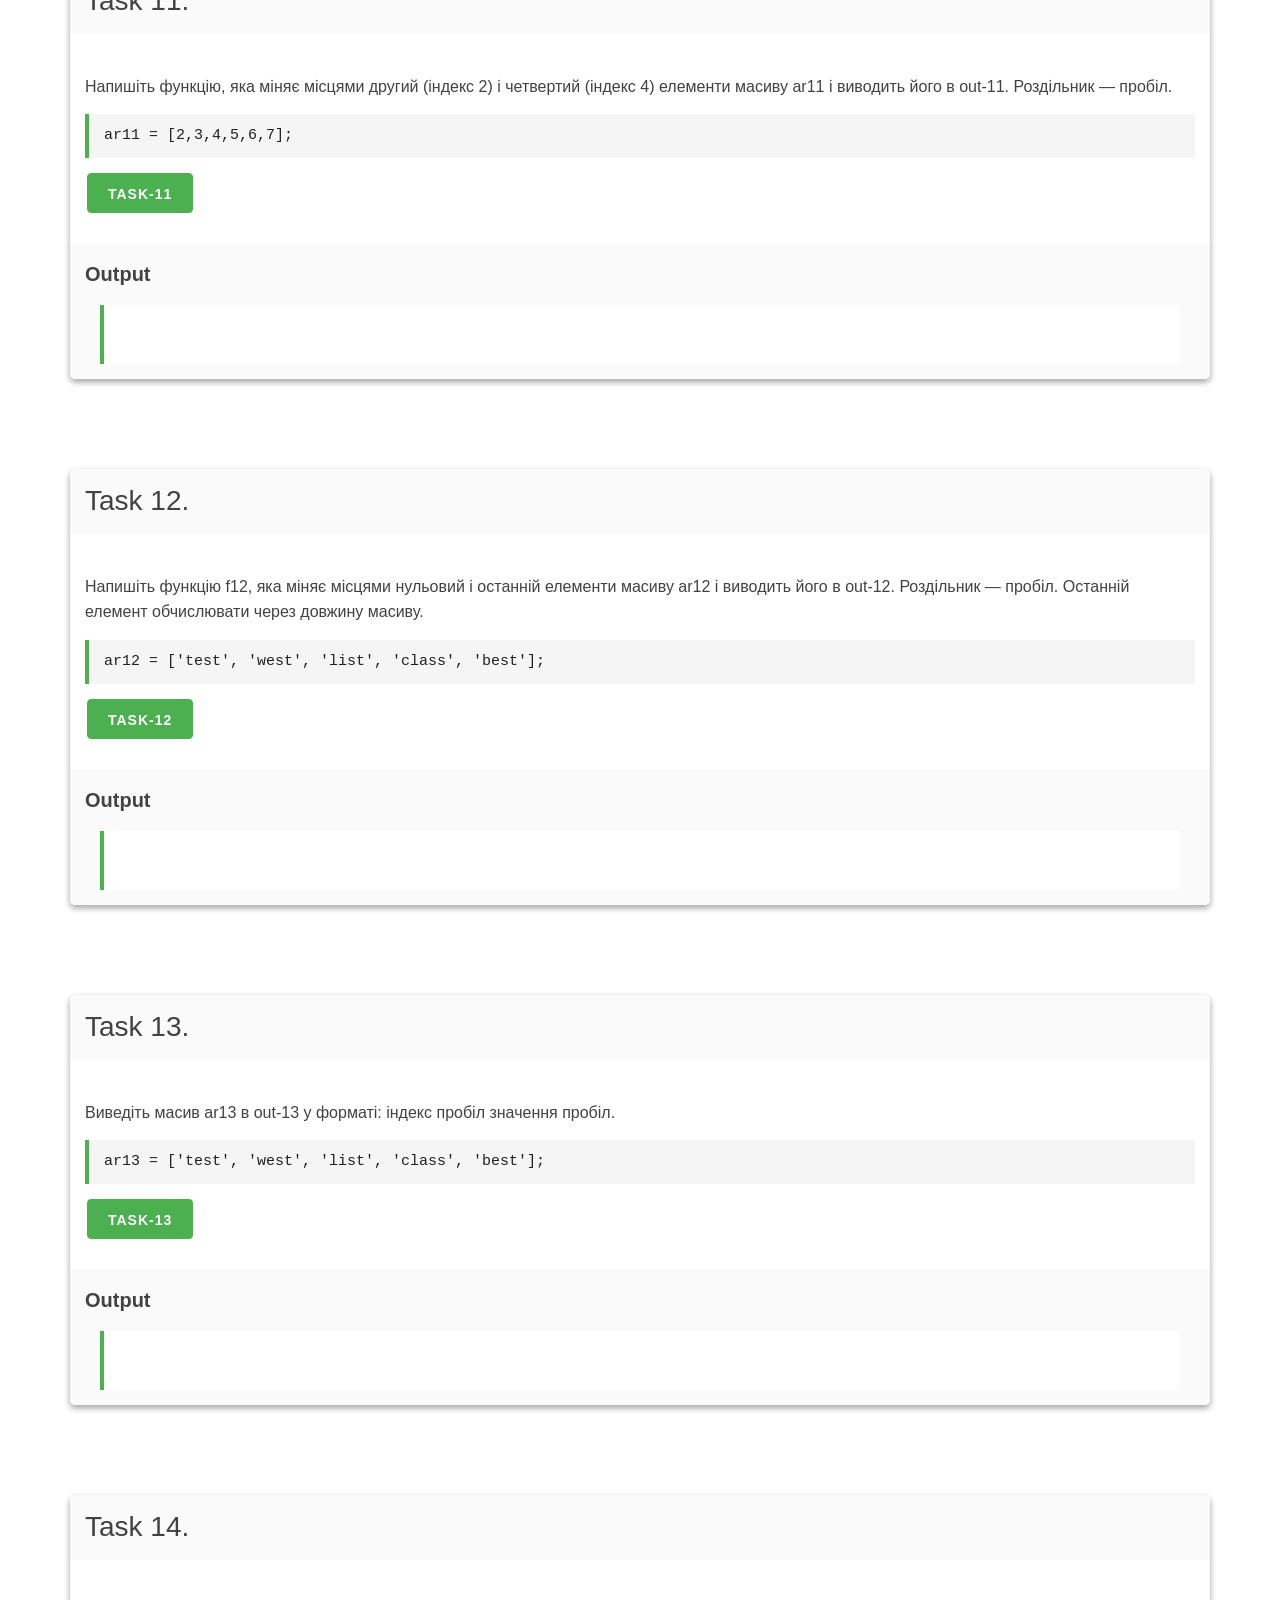
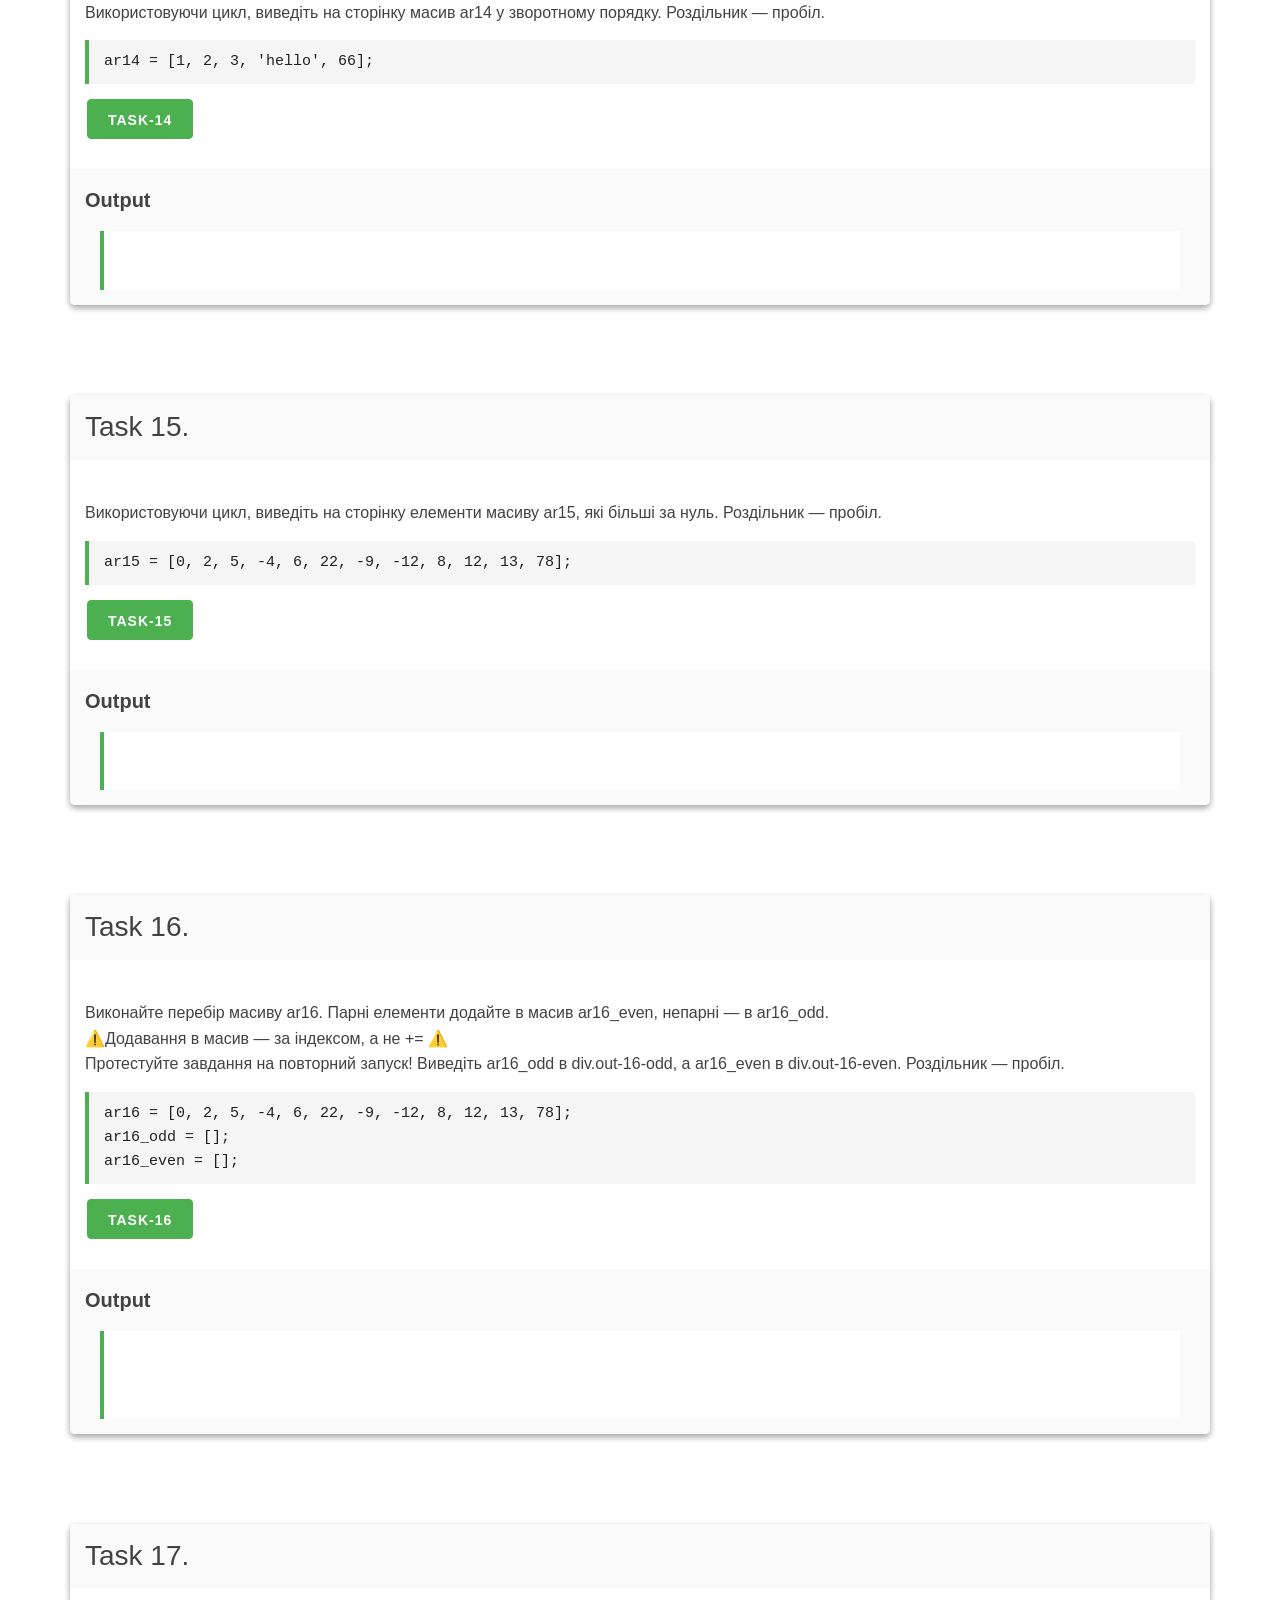
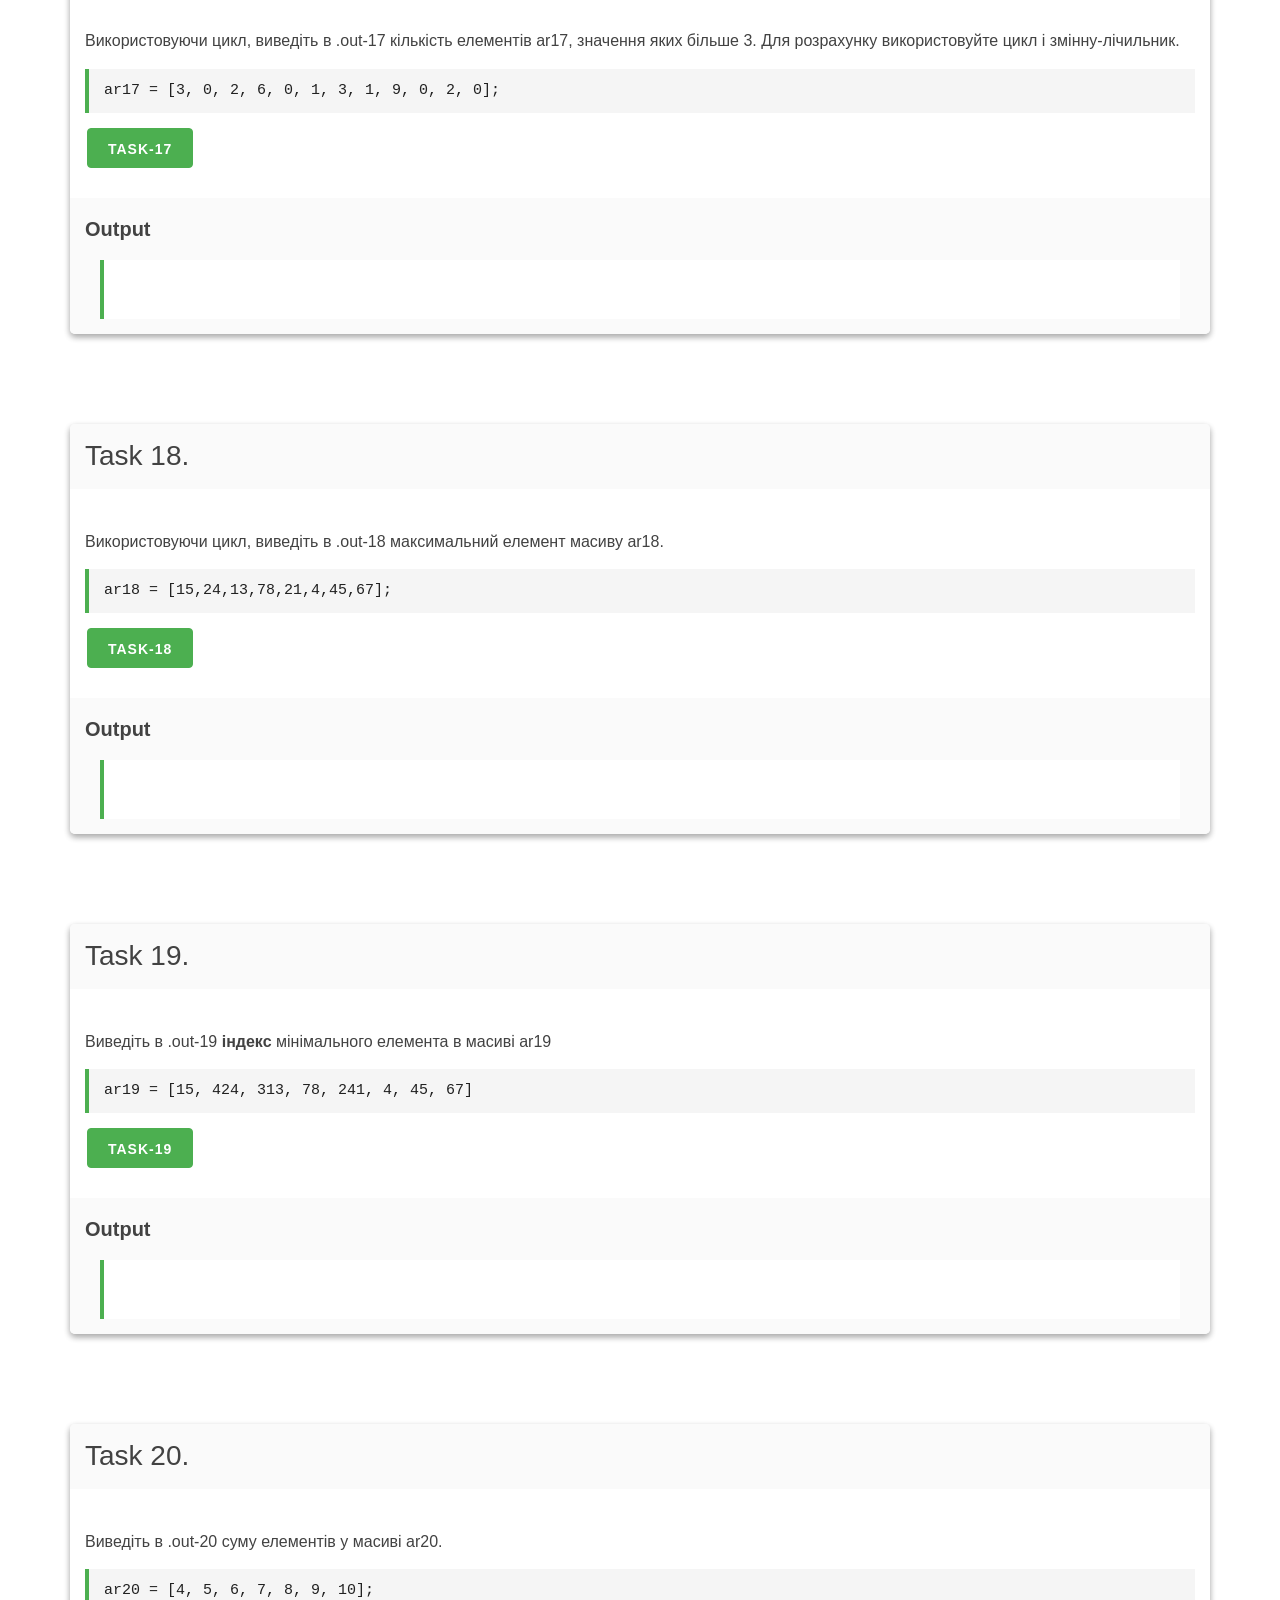
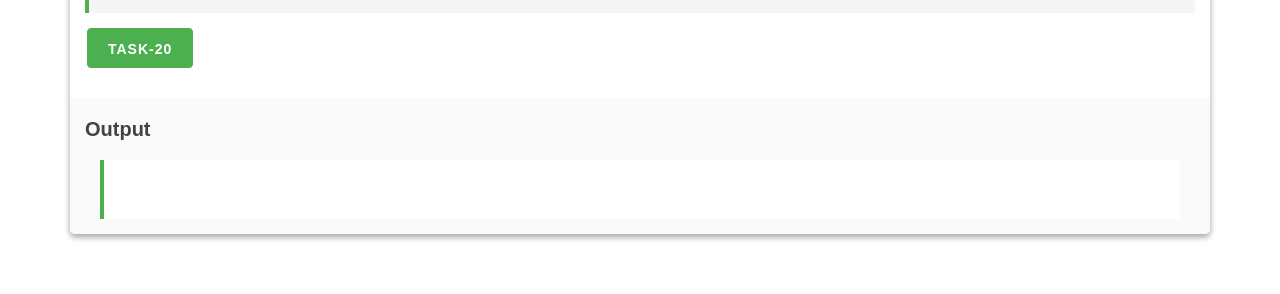
<file: module-03/lesson-01/index.html>
<!doctype html>
<html lang="ua">
  <head>
    <meta charset="UTF-8" />
    <meta name="viewport" content="width=device-width, initial-scale=1.0" />
    <title>Module 03. Lesson 01</title>
    <link rel="stylesheet" href="../../assets/mustard-ui.min.css" />
    <link rel="stylesheet" href="../../assets/styles.css" />
  </head>
  <body>
    <main class="container">
      <!-- Task-1 -->
      <section id="start">
        <div class="panel">
          <div class="panel-head">
            <p class="panel-title">Task 1.</p>
          </div>
          <div class="panel-body">
            <p>
              Створіть масив ar1, що містить рядки, числа, булеві значення.
              Виведіть його в .out-1. Виведення — після натискання кнопки b-1.
            </p>
            <button class="button-primary b-1">Task-1</button>
          </div>
          <div class="panel-footer">
            <h6>Output</h6>
            <blockquote>
              <div class="out-1"></div>
            </blockquote>
          </div>
        </div>
      </section>
      <!-- Task-2 -->
      <section>
        <div class="panel">
          <div class="panel-head">
            <p class="panel-title">Task 2.</p>
          </div>
          <div class="panel-body">
            <p>
              Створіть масив ar2, що містить рядки, числа, булеві значення.
              Виведіть його в div.out-2. Використовуйте шаблон виведення з коду
              в JS. Виведення — після натискання кнопки b-2.
            </p>
            <button class="button-primary b-2">Task-2</button>
          </div>
          <div class="panel-footer">
            <h6>Output</h6>
            <blockquote>
              <div class="out-2"></div>
            </blockquote>
          </div>
        </div>
      </section>
      <!-- Task-3 -->
      <section>
        <div class="panel">
          <div class="panel-head">
            <p class="panel-title">Task 3.</p>
          </div>
          <div class="panel-body">
            <p>
              Створіть масив ar3, заповніть його будь-якими значеннями. Виведіть
              довжину масиву.
            </p>
            <button class="button-primary b-3">Task-3</button>
          </div>
          <div class="panel-footer">
            <h6>Output</h6>
            <blockquote>
              <div class="out-3"></div>
            </blockquote>
          </div>
        </div>
      </section>
      <!-- Task-4 -->
      <section>
        <div class="panel">
          <div class="panel-head">
            <p class="panel-title">Task 4.</p>
          </div>
          <div class="panel-body">
            <p>
              Створіть масив ar4. Виведіть нульовий, третій, восьмий елемент
              масиву в out-4 через пробіл.
            </p>
            <button class="button-primary b-4">Task-4</button>
          </div>
          <div class="panel-footer">
            <h6>Output</h6>
            <blockquote>
              <div class="out-4"></div>
            </blockquote>
          </div>
        </div>
      </section>
      <!-- Task-5 -->
      <section>
        <div class="panel">
          <div class="panel-head">
            <p class="panel-title">Task 5.</p>
          </div>
          <div class="panel-body">
            <p>
              Створіть масив ar5, довжина якого більше 5. Виведіть суму
              нульового, другого та третього елементів масиву (нуль, другий і
              третій — це індекси 0, 2, 3).
            </p>
            <button class="button-primary b-5">Task-5</button>
          </div>
          <div class="panel-footer">
            <h6>Output</h6>
            <blockquote>
              <div class="out-5"></div>
            </blockquote>
          </div>
        </div>
      </section>
      <!-- Task-6 -->
      <section>
        <div class="panel">
          <div class="panel-head">
            <p class="panel-title">Task 6.</p>
          </div>
          <div class="panel-body">
            <p>
              Створіть масив ar6, який містить ваше ім'я, знак зодіаку, день
              народження та місяць народження. Виведіть масив на сторінку в
              div-6. Роздільник — пробіл.
            </p>
            <button class="button-primary b-6">Task-6</button>
          </div>
          <div class="panel-footer">
            <h6>Output</h6>
            <blockquote>
              <div class="out-6"></div>
            </blockquote>
          </div>
        </div>
      </section>
      <!-- Task-7 -->
      <section>
        <div class="panel">
          <div class="panel-head">
            <p class="panel-title">Task 7.</p>
          </div>
          <div class="panel-body">
            <p>
              Додайте в масив ar7 значення 'vietnam' з індексом 7, 'turkey' з
              індексом 6, 'italy' з індексом 5. Додавання елементів зробіть у
              f7. Виведіть масив на сторінку в .out-7. Роздільник — пробіл.
            </p>
            <button class="button-primary b-7">Task-7</button>
          </div>
          <div class="panel-footer">
            <h6>Output</h6>
            <blockquote>
              <div class="out-7"></div>
            </blockquote>
          </div>
        </div>
      </section>
      <!-- Task-8 -->
      <section>
        <div class="panel">
          <div class="panel-head">
            <p class="panel-title">Task 8.</p>
          </div>
          <div class="panel-body">
            <p>
              Додайте в масив ar8 третій (індекс 3) елемент, що дорівнює 3.14,
              4-й (індекс 4) елемент, що дорівнює 17, 6-й елемент (індекс 6), що
              дорівнює 5. Виведіть масив в .out-8. Роздільник — дефіс. В
              .out-8-1 виведіть довжину масиву ar8.
            </p>
            <button class="button-primary b-8">Task-8</button>
          </div>
          <div class="panel-footer">
            <h6>Output</h6>
            <blockquote>
              <div class="out-8"></div>
              <div class="out-8-1"></div>
            </blockquote>
          </div>
        </div>
      </section>
      <!-- Task-9 -->
      <section>
        <div class="panel">
          <div class="panel-head">
            <p class="panel-title">Task 9.</p>
          </div>
          <div class="panel-body">
            <p>
              Виведіть останній елемент масиву ar9. Виведення останнього
              елемента — реалізуйте за індексом. Щоб розрахувати індекс
              останнього елемента — використовуйте довжину масиву.
            </p>
            <button class="button-primary b-9">Task-9</button>
          </div>
          <div class="panel-footer">
            <h6>Output</h6>
            <blockquote>
              <div class="out-9"></div>
            </blockquote>
          </div>
        </div>
      </section>
      <!-- Task-10 -->
      <section>
        <div class="panel">
          <div class="panel-head">
            <p class="panel-title">Task 10.</p>
          </div>
          <div class="panel-body">
            <p>
              Виведіть суму першого (індекс 1) та останнього елементів масиву
              ar10 у блок out-10. Індекс останнього елемента масиву не вказуйте
              безпосередньо, а обчислюйте через довжину масиву.
            </p>
            <pre>ar10 = [100, 200, 300, 400, 700, 121];</pre>
            <button class="button-primary b-10">Task-10</button>
          </div>
          <div class="panel-footer">
            <h6>Output</h6>
            <blockquote>
              <div class="out-10"></div>
            </blockquote>
          </div>
        </div>
      </section>
      <!-- Task-11 -->
      <section>
        <div class="panel">
          <div class="panel-head">
            <p class="panel-title">Task 11.</p>
          </div>
          <div class="panel-body">
            <p>
              Напишіть функцію, яка міняє місцями другий (індекс 2) і четвертий
              (індекс 4) елементи масиву ar11 і виводить його в out-11.
              Роздільник — пробіл.
            </p>
            <pre>ar11 = [2,3,4,5,6,7];</pre>
            <button class="button-primary b-11">Task-11</button>
          </div>
          <div class="panel-footer">
            <h6>Output</h6>
            <blockquote>
              <div class="out-11"></div>
            </blockquote>
          </div>
        </div>
      </section>
      <!-- Task-12 -->
      <section>
        <div class="panel">
          <div class="panel-head">
            <p class="panel-title">Task 12.</p>
          </div>
          <div class="panel-body">
            <p>
              Напишіть функцію f12, яка міняє місцями нульовий і останній
              елементи масиву ar12 і виводить його в out-12. Роздільник —
              пробіл. Останній елемент обчислювати через довжину масиву.
            </p>
            <pre>ar12 = ['test', 'west', 'list', 'class', 'best'];</pre>
            <button class="button-primary b-12">Task-12</button>
          </div>
          <div class="panel-footer">
            <h6>Output</h6>
            <blockquote>
              <div class="out-12"></div>
            </blockquote>
          </div>
        </div>
      </section>
      <!-- Task-13 -->
      <section>
        <div class="panel">
          <div class="panel-head">
            <p class="panel-title">Task 13.</p>
          </div>
          <div class="panel-body">
            <p>
              Виведіть масив ar13 в out-13 у форматі: індекс пробіл значення
              пробіл.
            </p>
            <pre>ar13 = ['test', 'west', 'list', 'class', 'best'];</pre>
            <button class="button-primary b-13">Task-13</button>
          </div>
          <div class="panel-footer">
            <h6>Output</h6>
            <blockquote>
              <div class="out-13"></div>
            </blockquote>
          </div>
        </div>
      </section>
      <!-- Task-14 -->
      <section>
        <div class="panel">
          <div class="panel-head">
            <p class="panel-title">Task 14.</p>
          </div>
          <div class="panel-body">
            <p>
              Використовуючи цикл, виведіть на сторінку масив ar14 у зворотному
              порядку. Роздільник — пробіл.
            </p>
            <pre>ar14 = [1, 2, 3, 'hello', 66];</pre>
            <button class="button-primary b-14">Task-14</button>
          </div>
          <div class="panel-footer">
            <h6>Output</h6>
            <blockquote>
              <div class="out-14"></div>
            </blockquote>
          </div>
        </div>
      </section>
      <!-- Task-15 -->
      <section>
        <div class="panel">
          <div class="panel-head">
            <p class="panel-title">Task 15.</p>
          </div>
          <div class="panel-body">
            <p>
              Використовуючи цикл, виведіть на сторінку елементи масиву ar15,
              які більші за нуль. Роздільник — пробіл.
            </p>
            <pre>ar15 = [0, 2, 5, -4, 6, 22, -9, -12, 8, 12, 13, 78];</pre>
            <button class="button-primary b-15">Task-15</button>
          </div>
          <div class="panel-footer">
            <h6>Output</h6>
            <blockquote>
              <div class="out-15"></div>
            </blockquote>
          </div>
        </div>
      </section>
      <!-- Task-16 -->
      <section>
        <div class="panel">
          <div class="panel-head">
            <p class="panel-title">Task 16.</p>
          </div>
          <div class="panel-body">
            <p>
              Виконайте перебір масиву ar16. Парні елементи додайте в масив
              ar16_even, непарні — в ar16_odd. <br />
              ⚠️Додавання в масив — за індексом, а не += ⚠️ <br />
              Протестуйте завдання на повторний запуск! Виведіть ar16_odd в
              div.out-16-odd, а ar16_even в div.out-16-even. Роздільник —
              пробіл.
            </p>
            <pre>
                ar16 = [0, 2, 5, -4, 6, 22, -9, -12, 8, 12, 13, 78]; <br>
                ar16_odd = [];<br>
                ar16_even = [];
            </pre>
            <button class="button-primary b-16">Task-16</button>
          </div>
          <div class="panel-footer">
            <h6>Output</h6>
            <blockquote>
              <div class="out-16-odd"></div>
              <div class="out-16-even"></div>
            </blockquote>
          </div>
        </div>
      </section>
      <!-- Task-17 -->
      <section>
        <div class="panel">
          <div class="panel-head">
            <p class="panel-title">Task 17.</p>
          </div>
          <div class="panel-body">
            <p>
              Використовуючи цикл, виведіть в .out-17 кількість елементів ar17,
              значення яких більше 3. Для розрахунку використовуйте цикл і
              змінну-лічильник.
            </p>
            <pre>ar17 =  [3, 0, 2, 6, 0, 1, 3, 1, 9, 0, 2, 0];</pre>
            <button class="button-primary b-17">Task-17</button>
          </div>
          <div class="panel-footer">
            <h6>Output</h6>
            <blockquote>
              <div class="out-17"></div>
            </blockquote>
          </div>
        </div>
      </section>
      <!-- Task-18 -->
      <section>
        <div class="panel">
          <div class="panel-head">
            <p class="panel-title">Task 18.</p>
          </div>
          <div class="panel-body">
            <p>
              Використовуючи цикл, виведіть в .out-18 максимальний елемент
              масиву ar18.
            </p>
            <pre>ar18 = [15,24,13,78,21,4,45,67];</pre>
            <button class="button-primary b-18">Task-18</button>
          </div>
          <div class="panel-footer">
            <h6>Output</h6>
            <blockquote>
              <div class="out-18"></div>
            </blockquote>
          </div>
        </div>
      </section>
      <!-- Task-19 -->
      <section>
        <div class="panel">
          <div class="panel-head">
            <p class="panel-title">Task 19.</p>
          </div>
          <div class="panel-body">
            <p>
              Виведіть в .out-19 <b>індекс</b> мінімального елемента в масиві
              ar19
            </p>
            <pre>ar19 = [15, 424, 313, 78, 241, 4, 45, 67]</pre>
            <button class="button-primary b-19">Task-19</button>
          </div>
          <div class="panel-footer">
            <h6>Output</h6>
            <blockquote>
              <div class="out-19"></div>
            </blockquote>
          </div>
        </div>
      </section>
      <!-- Task-20 -->
      <section>
        <div class="panel">
          <div class="panel-head">
            <p class="panel-title">Task 20.</p>
          </div>
          <div class="panel-body">
            <p>Виведіть в .out-20 суму елементів у масиві ar20.</p>
            <pre> ar20 = [4, 5, 6, 7, 8, 9, 10];</pre>
            <button class="button-primary b-20">Task-20</button>
          </div>
          <div class="panel-footer">
            <h6>Output</h6>
            <blockquote>
              <div class="out-20"></div>
            </blockquote>
          </div>
        </div>
      </section>
    </main>
    <script src="./script.js" defer type="Module"></script>
  </body>
</html>
</file>
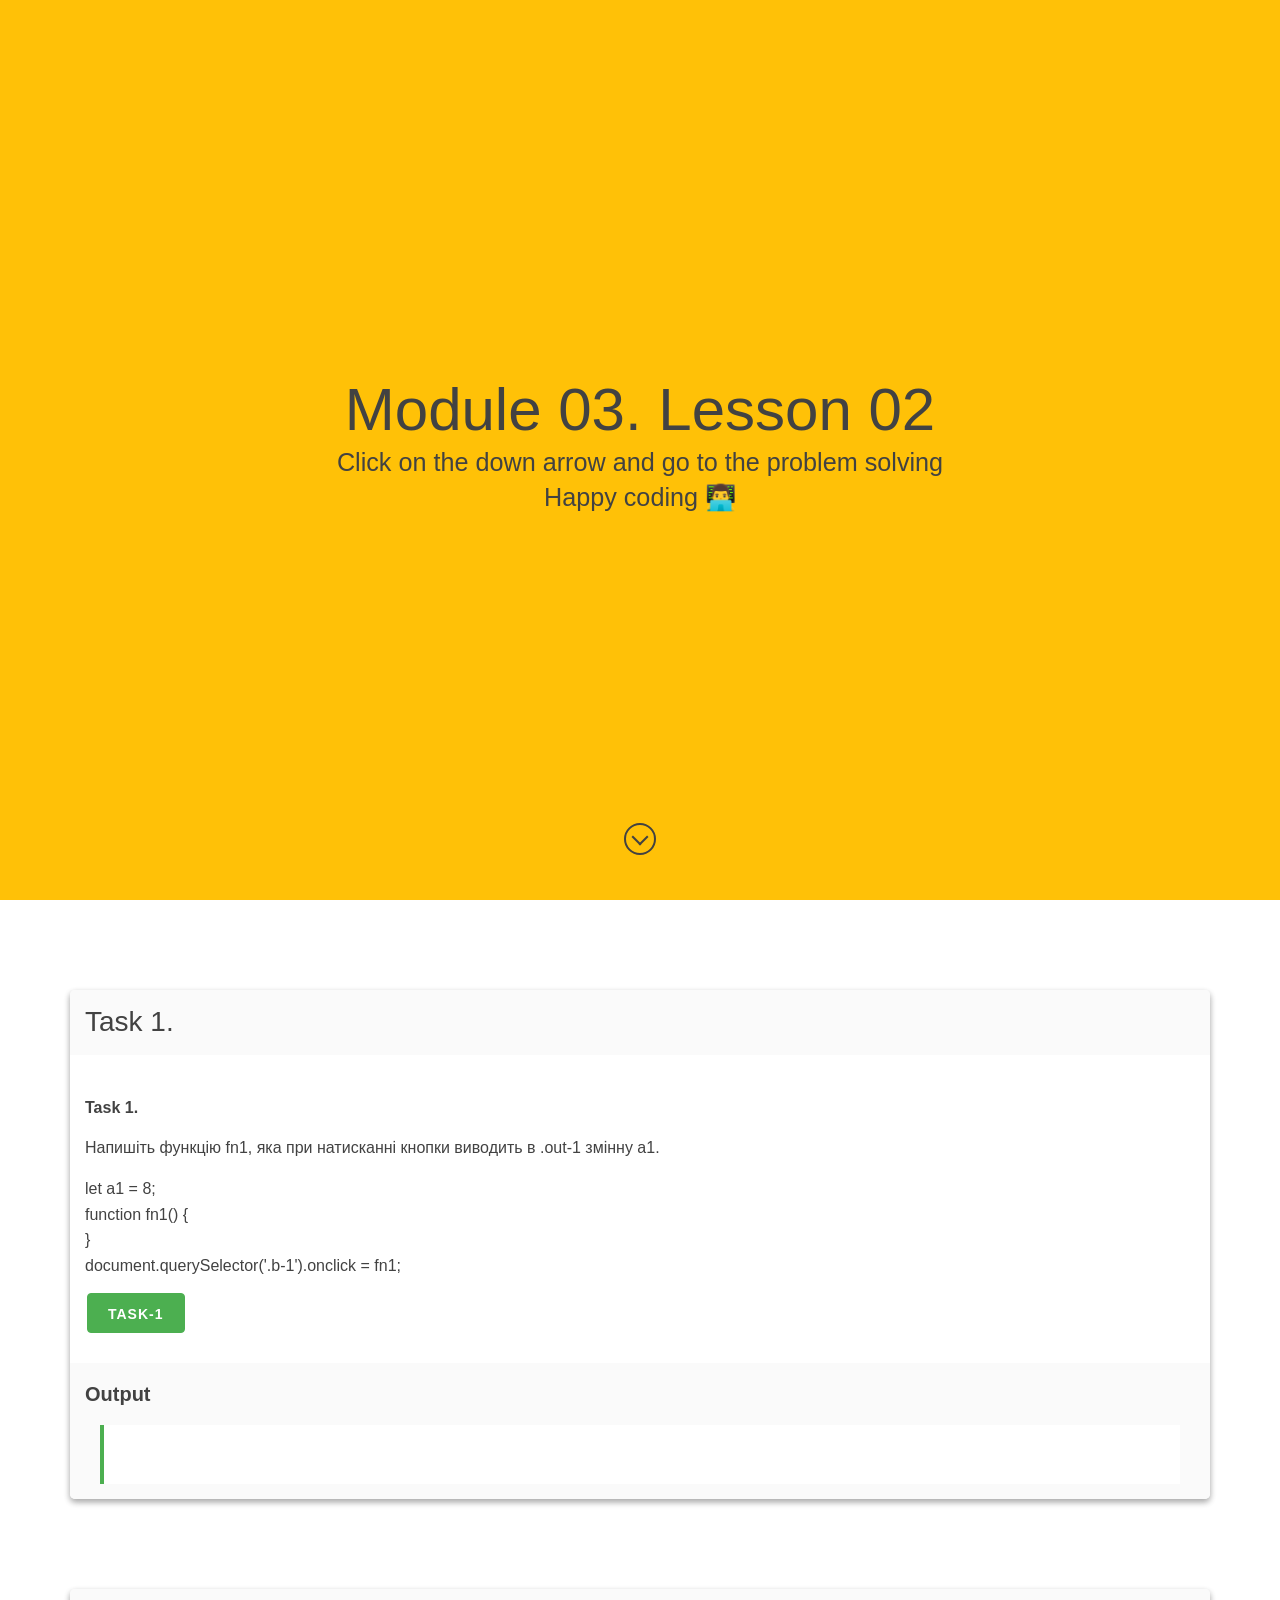
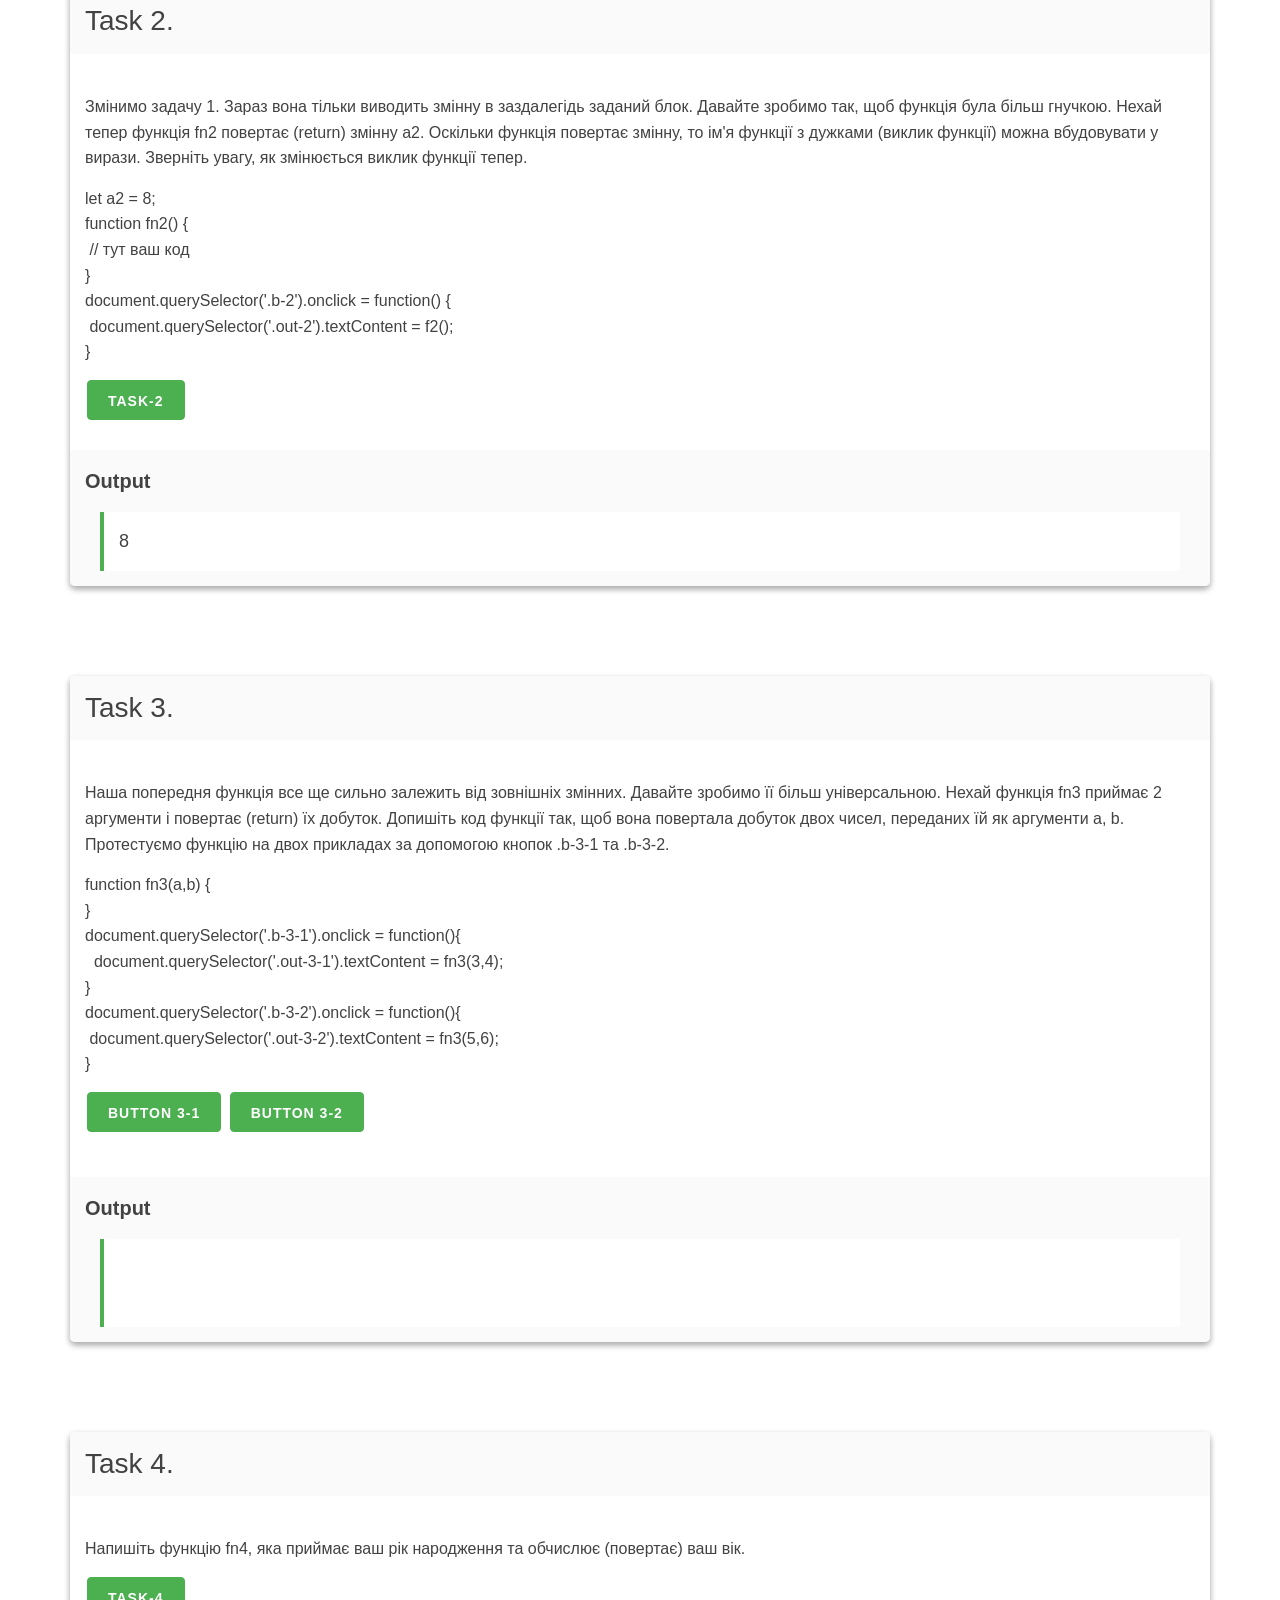
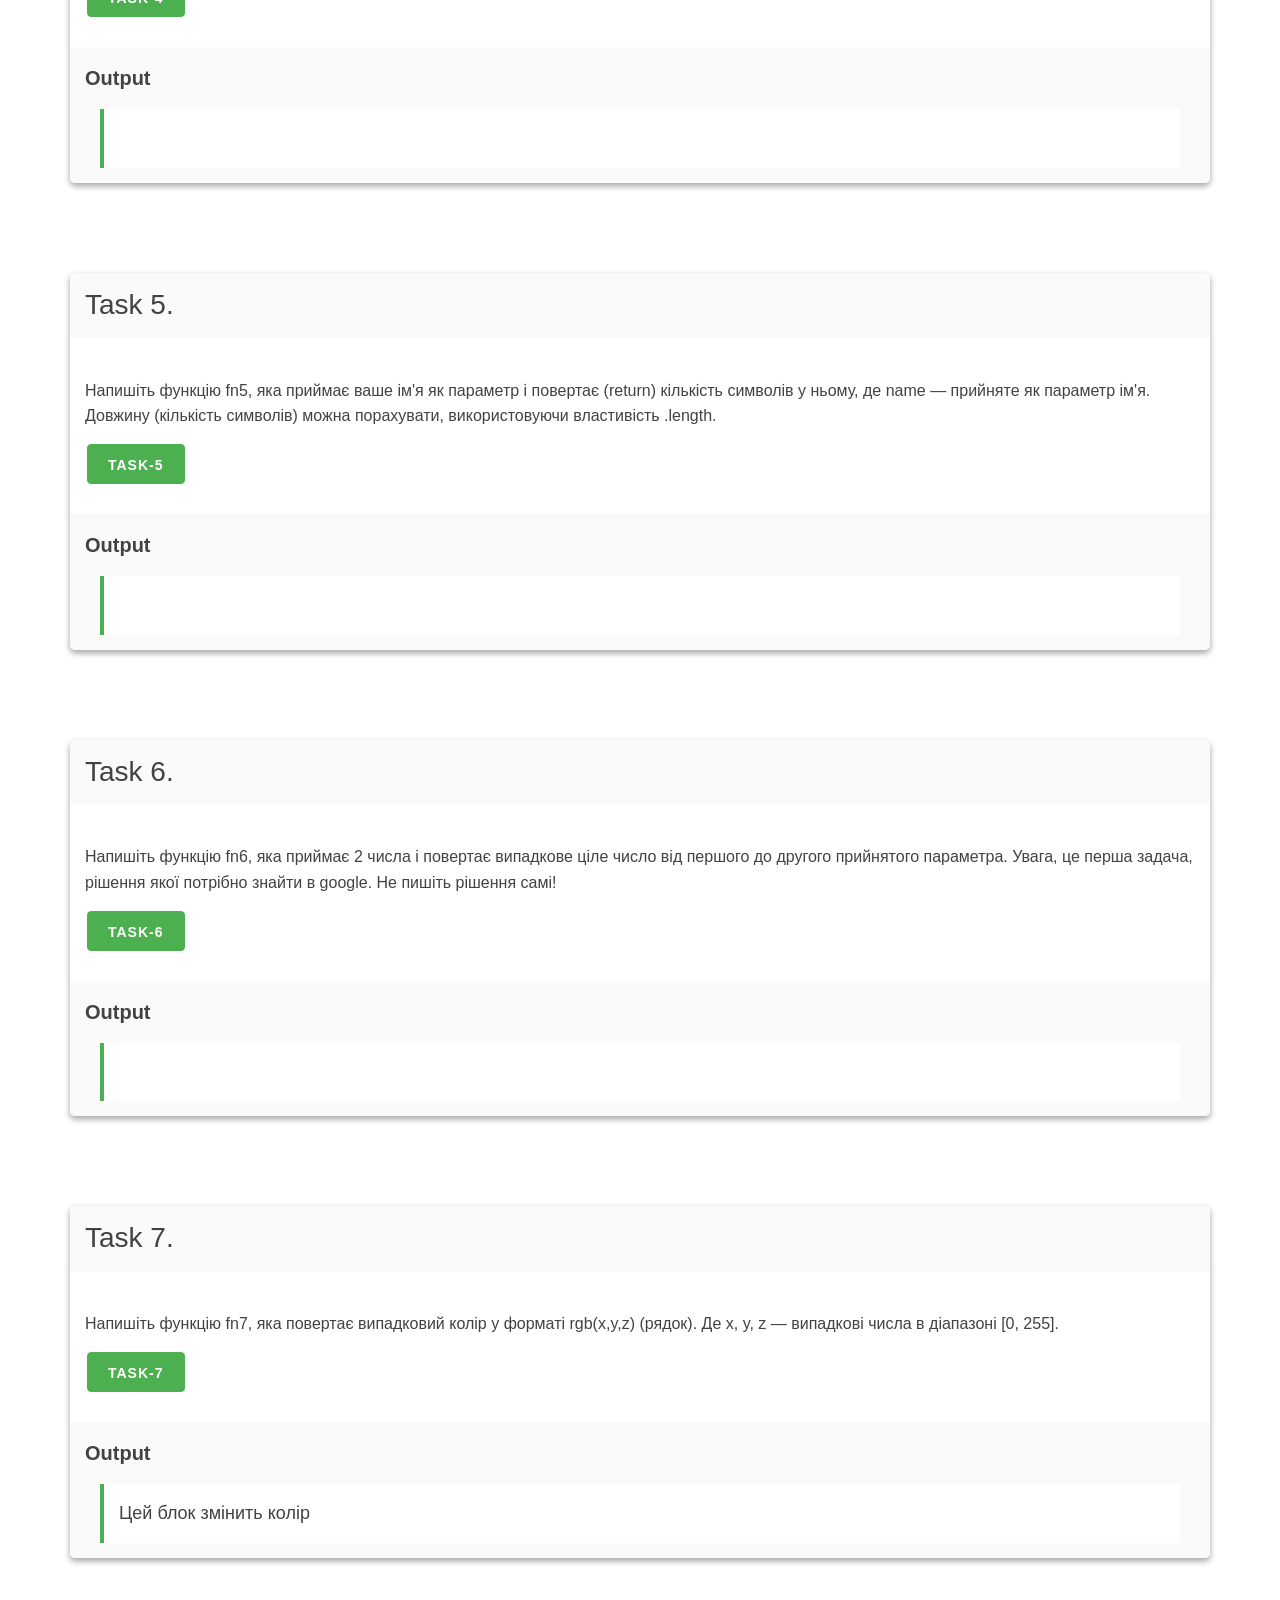
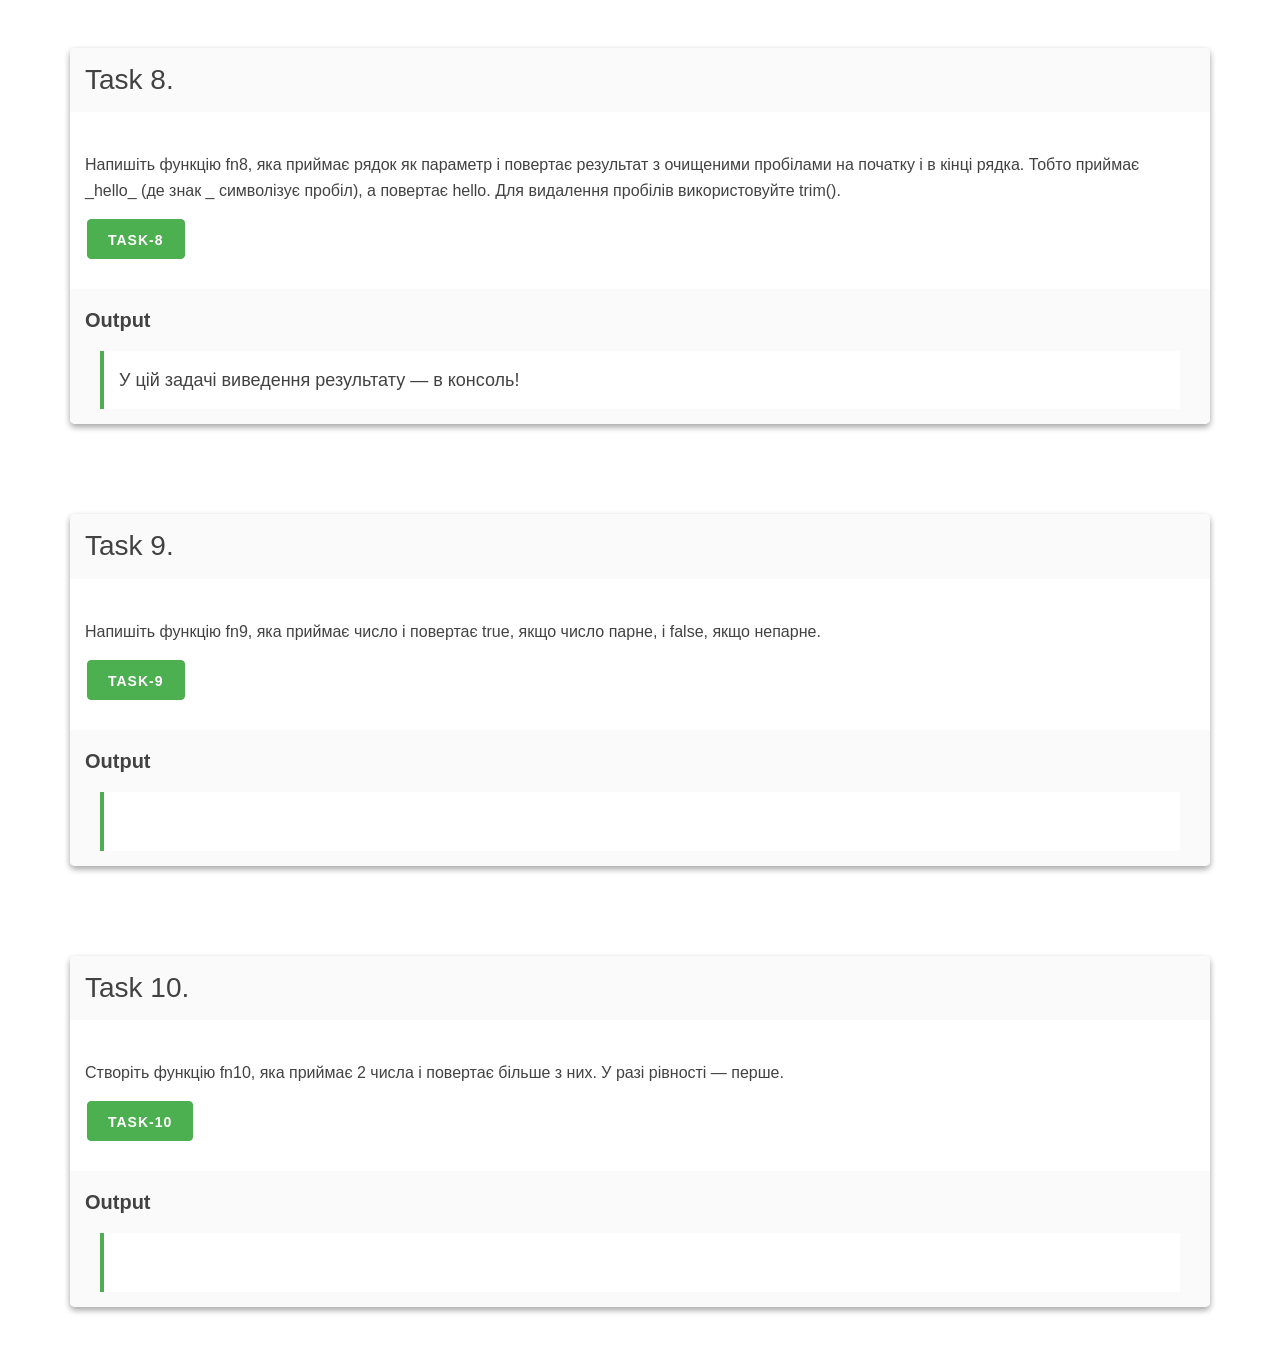
<file: module-03/lesson-02/index.html>
<!DOCTYPE html>
<html lang="en">
  <head>
    <meta charset="UTF-8" />
    <meta name="viewport" content="width=device-width, initial-scale=1.0" />
    <title>Module 03. Lesson 02</title>
    <link
      rel="icon"
      type="image/png"
      href="../../assets/favicon/favicon-96x96.png"
      sizes="96x96"
    />
    <link
      rel="icon"
      type="image/svg+xml"
      href="../../assets/favicon/favicon.svg"
    />
    <link rel="shortcut icon" href="../../assets/favicon/favicon.ico" />
    <link
      rel="apple-touch-icon"
      sizes="180x180"
      href="../../assets/favicon/apple-touch-icon.png"
    />
    <link rel="manifest" href="../../assets/favicon/site.webmanifest" />
    <link rel="stylesheet" href="../../assets/mustard-ui.min.css" />
    <link rel="stylesheet" href="../../assets/styles.css" />
  </head>
  <body>
    <header>
      <div class="container container-small">
        <h1 class="title">Module 03. Lesson 02</h1>
        <h2 class="subtitle">
          Click on the down arrow and go to the problem solving
        </h2>
        <h3 class="subtitle">Happy coding 👨‍💻</h3>
        <a class="scroll-down" href="#start"></a>
      </div>
    </header>

    <main class="container">
      <!-- Task 01 -->
      <section>
        <div class="panel">
          <div class="panel-head">
            <p class="panel-title">Task 1.</p>
          </div>
          <div class="panel-body">
            <p><b>Task 1.</b></p>
            <p>
              Напишіть функцію fn1, яка при натисканні кнопки виводить в .out-1
              змінну a1.
            </p>
            <p class="cd">
              let a1 = 8;<br />
              function fn1() {<br />
              }<br />
              document.querySelector('.b-1').onclick = fn1; <br />
            </p>
            <button class="button-primary b-1">Task-1</button>
          </div>
          <div class="panel-footer">
            <h6>Output</h6>
            <blockquote>
              <div class="out-1"></div>
            </blockquote>
          </div>
        </div>
      </section>
      <!-- Task 02 -->
      <section>
        <div class="panel">
          <div class="panel-head">
            <p class="panel-title">Task 2.</p>
          </div>
          <div class="panel-body">
            <p>
              Змінимо задачу 1. Зараз вона тільки виводить змінну в заздалегідь
              заданий блок. Давайте зробимо так, щоб функція була більш гнучкою.
              Нехай тепер функція fn2 повертає (return) змінну a2. Оскільки
              функція повертає змінну, то ім'я функції з дужками (виклик
              функції) можна вбудовувати у вирази. Зверніть увагу, як змінюється
              виклик функції тепер.
            </p>
            <p class="cd">
              let a2 = 8;<br />
              function fn2() {<br />
              &nbsp;// тут ваш код <br />
              }<br />
              document.querySelector('.b-2').onclick = function() {<br />
              &nbsp;document.querySelector('.out-2').textContent = f2();<br />
              }<br />
            </p>
            <button class="button-primary b-2">Task-2</button>
          </div>
          <div class="panel-footer">
            <h6>Output</h6>
            <blockquote>
              <div class="out-2"></div>
            </blockquote>
          </div>
        </div>
      </section>
      <!-- Task 03 -->
      <section>
        <div class="panel">
          <div class="panel-head">
            <p class="panel-title">Task 3.</p>
          </div>
          <div class="panel-body">
            <p>
              Наша попередня функція все ще сильно залежить від зовнішніх
              змінних. Давайте зробимо її більш універсальною. Нехай функція fn3
              приймає 2 аргументи і повертає (return) їх добуток. Допишіть код
              функції так, щоб вона повертала добуток двох чисел, переданих їй
              як аргументи a, b. Протестуємо функцію на двох прикладах за
              допомогою кнопок .b-3-1 та .b-3-2.
            </p>
            <p class="cd">
              function fn3(a,b) {<br />
              }<br />
              document.querySelector('.b-3-1').onclick = function(){<br />
              &nbsp; document.querySelector('.out-3-1').textContent =
              fn3(3,4);<br />
              }<br />
              document.querySelector('.b-3-2').onclick = function(){<br />
              &nbsp;document.querySelector('.out-3-2').textContent =
              fn3(5,6);<br />
              }<br />
            </p>
            <button class="button-primary b-3-1">button 3-1</button>
            <button class="button-primary b-3-2">button 3-2</button>
          </div>
          <div class="panel-footer">
            <h6>Output</h6>
            <blockquote>
              <div class="out-3-1"></div>
              <div class="out-3-2"></div>
            </blockquote>
          </div>
        </div>
      </section>
      <!-- Task 04 -->
      <section>
        <div class="panel">
          <div class="panel-head">
            <p class="panel-title">Task 4.</p>
          </div>
          <div class="panel-body">
            <p>
              Напишіть функцію fn4, яка приймає ваш рік народження та обчислює
              (повертає) ваш вік.
            </p>
            <button class="button-primary b-4">Task-4</button>
          </div>
          <div class="panel-footer">
            <h6>Output</h6>
            <blockquote>
              <div class="out-4"></div>
            </blockquote>
          </div>
        </div>
      </section>
      <!-- Task 05 -->
      <section>
        <div class="panel">
          <div class="panel-head">
            <p class="panel-title">Task 5.</p>
          </div>
          <div class="panel-body">
            <p>
              Напишіть функцію fn5, яка приймає ваше ім'я як параметр і повертає
              (return) кількість символів у ньому, де name — прийняте як
              параметр ім'я. Довжину (кількість символів) можна порахувати,
              використовуючи властивість .length.
            </p>
            <button class="button-primary b-5">Task-5</button>
          </div>
          <div class="panel-footer">
            <h6>Output</h6>
            <blockquote>
              <div class="out-5"></div>
            </blockquote>
          </div>
        </div>
      </section>
      <!-- Task 06 -->
      <section>
        <div class="panel">
          <div class="panel-head">
            <p class="panel-title">Task 6.</p>
          </div>
          <div class="panel-body">
            <p>
              Напишіть функцію fn6, яка приймає 2 числа і повертає випадкове
              ціле число від першого до другого прийнятого параметра. Увага, це
              перша задача, рішення якої потрібно знайти в google. Не пишіть
              рішення самі!
            </p>
            <button class="button-primary b-6">Task-6</button>
          </div>
          <div class="panel-footer">
            <h6>Output</h6>
            <blockquote>
              <div class="out-6"></div>
            </blockquote>
          </div>
        </div>
      </section>
      <!-- Task 07 -->
      <section>
        <div class="panel">
          <div class="panel-head">
            <p class="panel-title">Task 7.</p>
          </div>
          <div class="panel-body">
            <p>
              Напишіть функцію fn7, яка повертає випадковий колір у форматі
              rgb(x,y,z) (рядок). Де x, y, z — випадкові числа в діапазоні [0,
              255].
            </p>
            <button class="button-primary b-7">Task-7</button>
          </div>
          <div class="panel-footer">
            <h6>Output</h6>
            <blockquote>
              <div class="out-7">Цей блок змінить колір</div>
            </blockquote>
          </div>
        </div>
      </section>
      <!-- Task 08 -->
      <section>
        <div class="panel">
          <div class="panel-head">
            <p class="panel-title">Task 8.</p>
          </div>
          <div class="panel-body">
            <p>
              Напишіть функцію fn8, яка приймає рядок як параметр і повертає
              результат з очищеними пробілами на початку і в кінці рядка. Тобто
              приймає _hello_ (де знак _ символізує пробіл), а повертає hello.
              Для видалення пробілів використовуйте trim().
            </p>
            <button class="button-primary b-8">Task-8</button>
          </div>
          <div class="panel-footer">
            <h6>Output</h6>
            <blockquote>
              <div class="out-8">
                У цій задачі виведення результату — в консоль!
              </div>
            </blockquote>
          </div>
        </div>
      </section>
      <!-- Task 09 -->
      <section>
        <div class="panel">
          <div class="panel-head">
            <p class="panel-title">Task 9.</p>
          </div>
          <div class="panel-body">
            <p>
              Напишіть функцію fn9, яка приймає число і повертає true, якщо
              число парне, і false, якщо непарне.
            </p>
            <button class="button-primary b-9">Task-9</button>
          </div>
          <div class="panel-footer">
            <h6>Output</h6>
            <blockquote>
              <div class="out-9"></div>
            </blockquote>
          </div>
        </div>
      </section>
      <!-- Task 10 -->
      <section>
        <div class="panel">
          <div class="panel-head">
            <p class="panel-title">Task 10.</p>
          </div>
          <div class="panel-body">
            <p>
              Створіть функцію fn10, яка приймає 2 числа і повертає більше з
              них. У разі рівності — перше.
            </p>
            <button class="button-primary b-10">Task-10</button>
          </div>
          <div class="panel-footer">
            <h6>Output</h6>
            <blockquote>
              <div class="out-10"></div>
            </blockquote>
          </div>
        </div>
      </section>
    </main>

    <script type="module" src="./script.js"></script>
  </body>
</html>
</file>
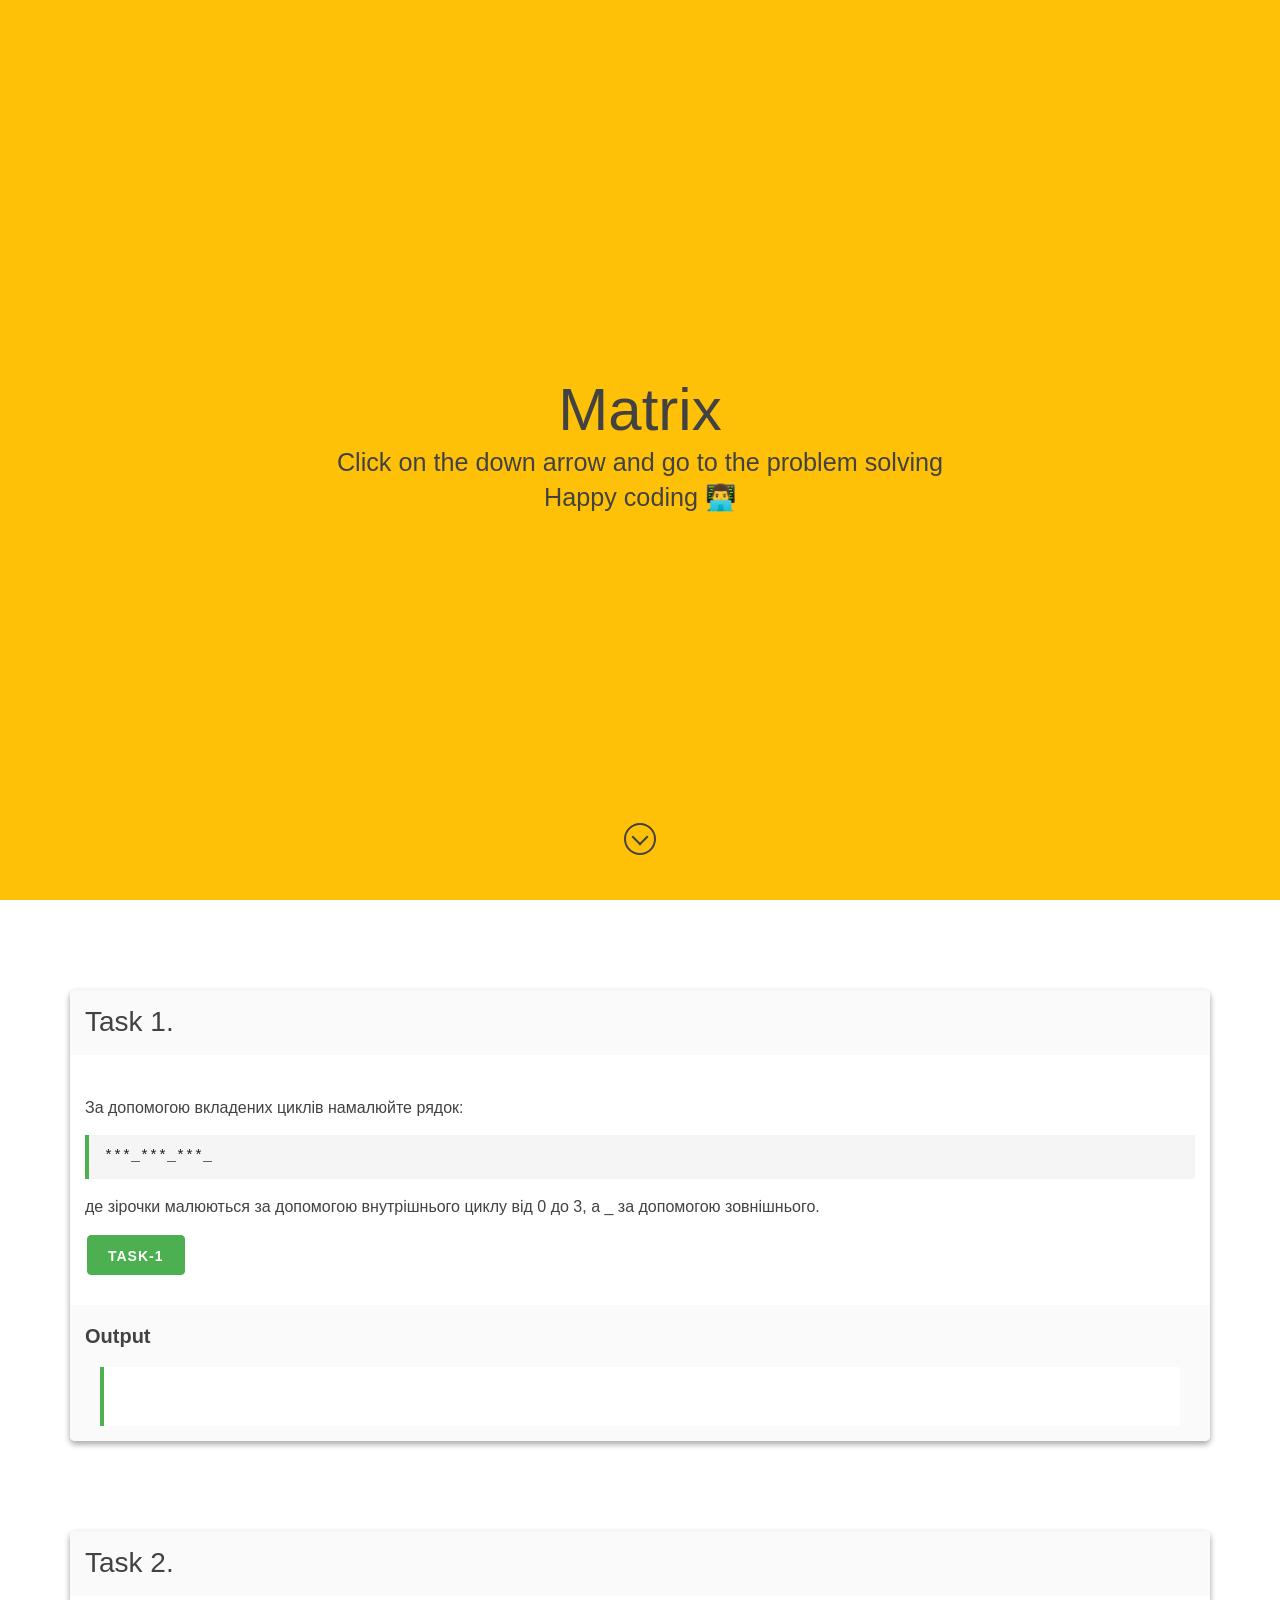
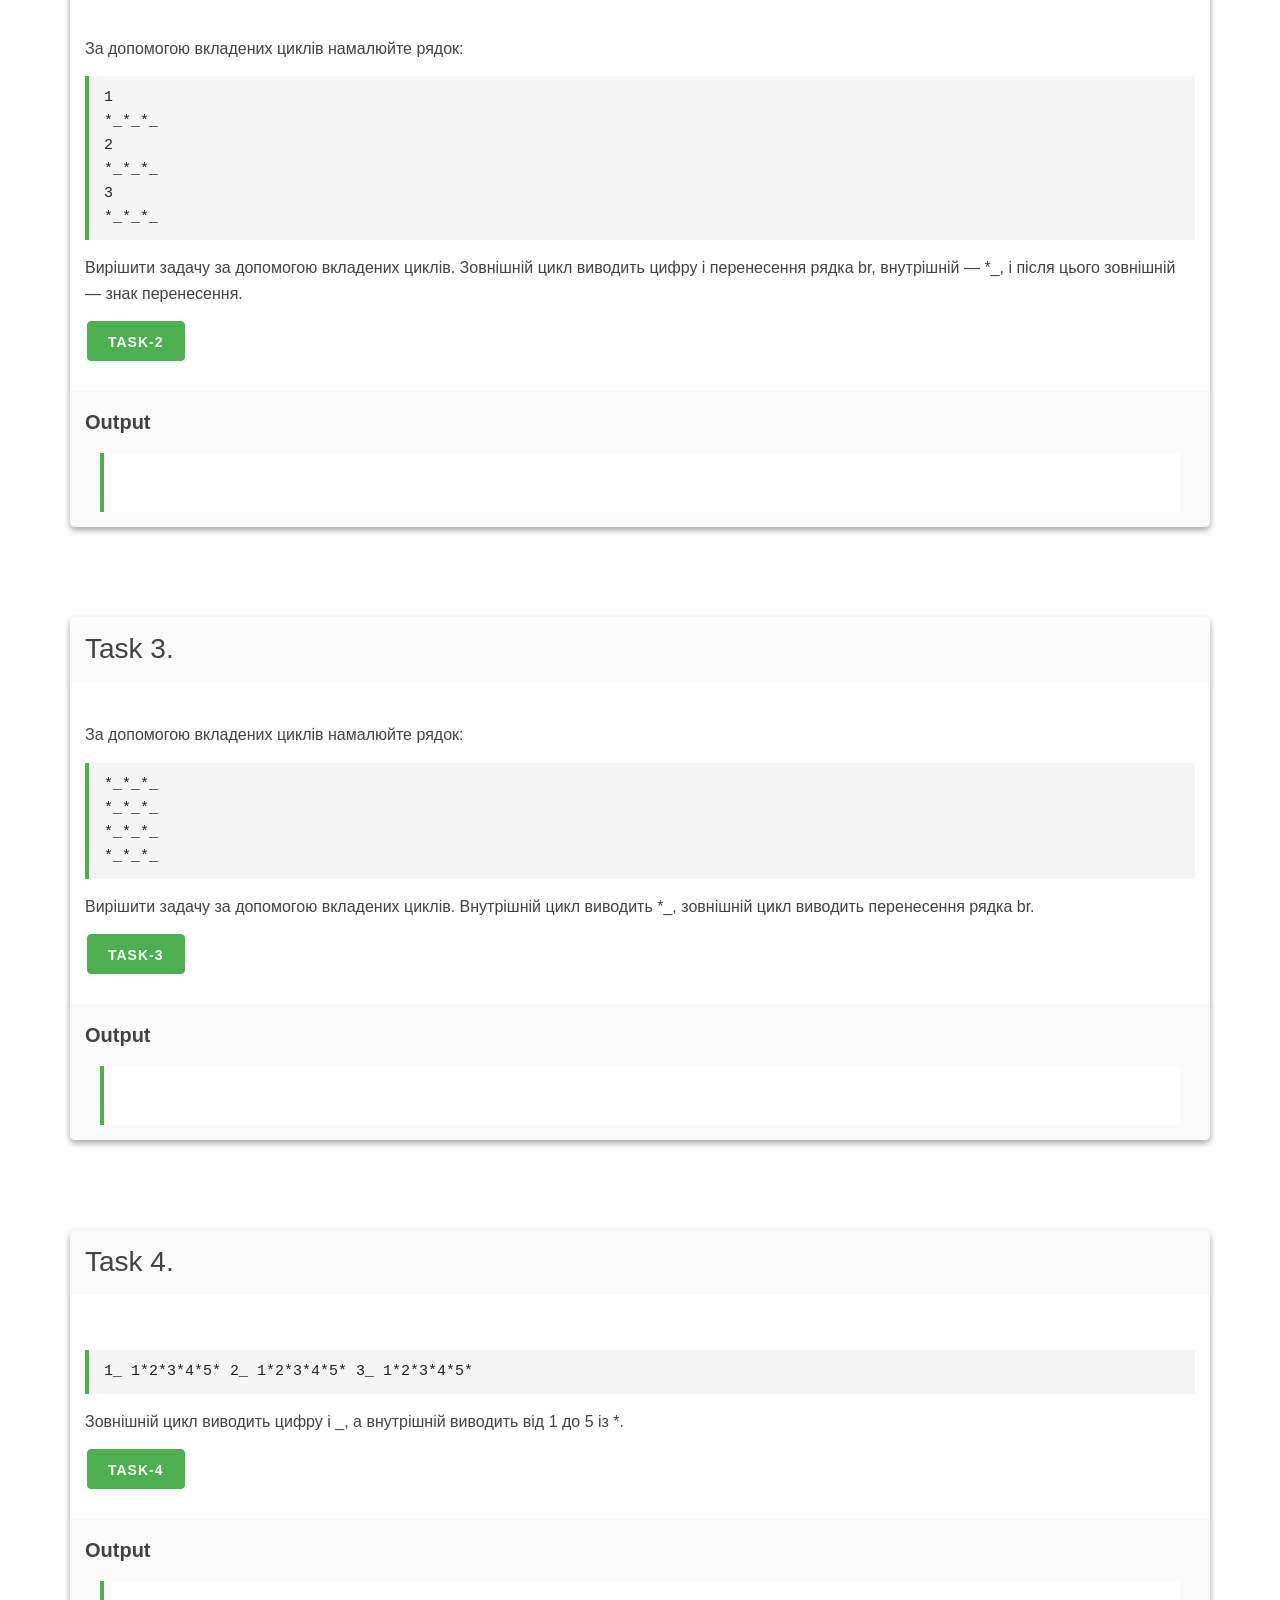
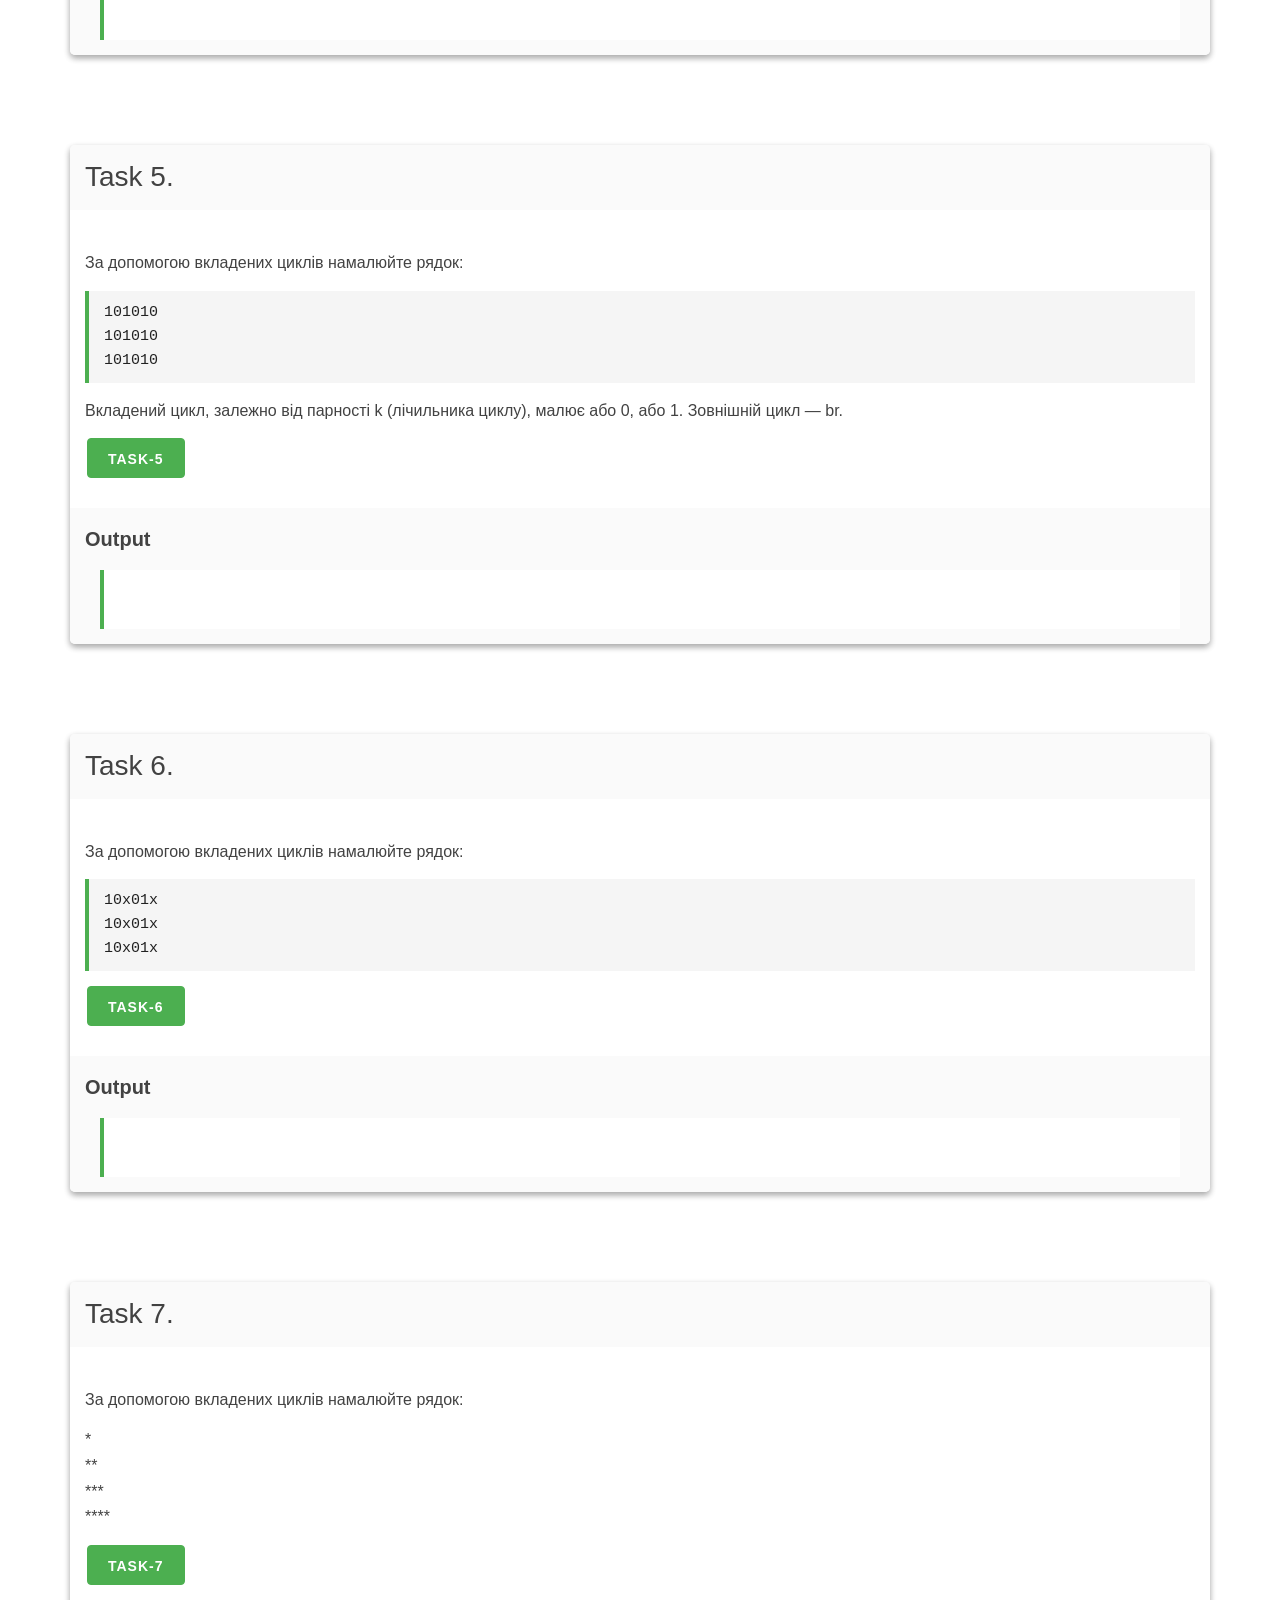
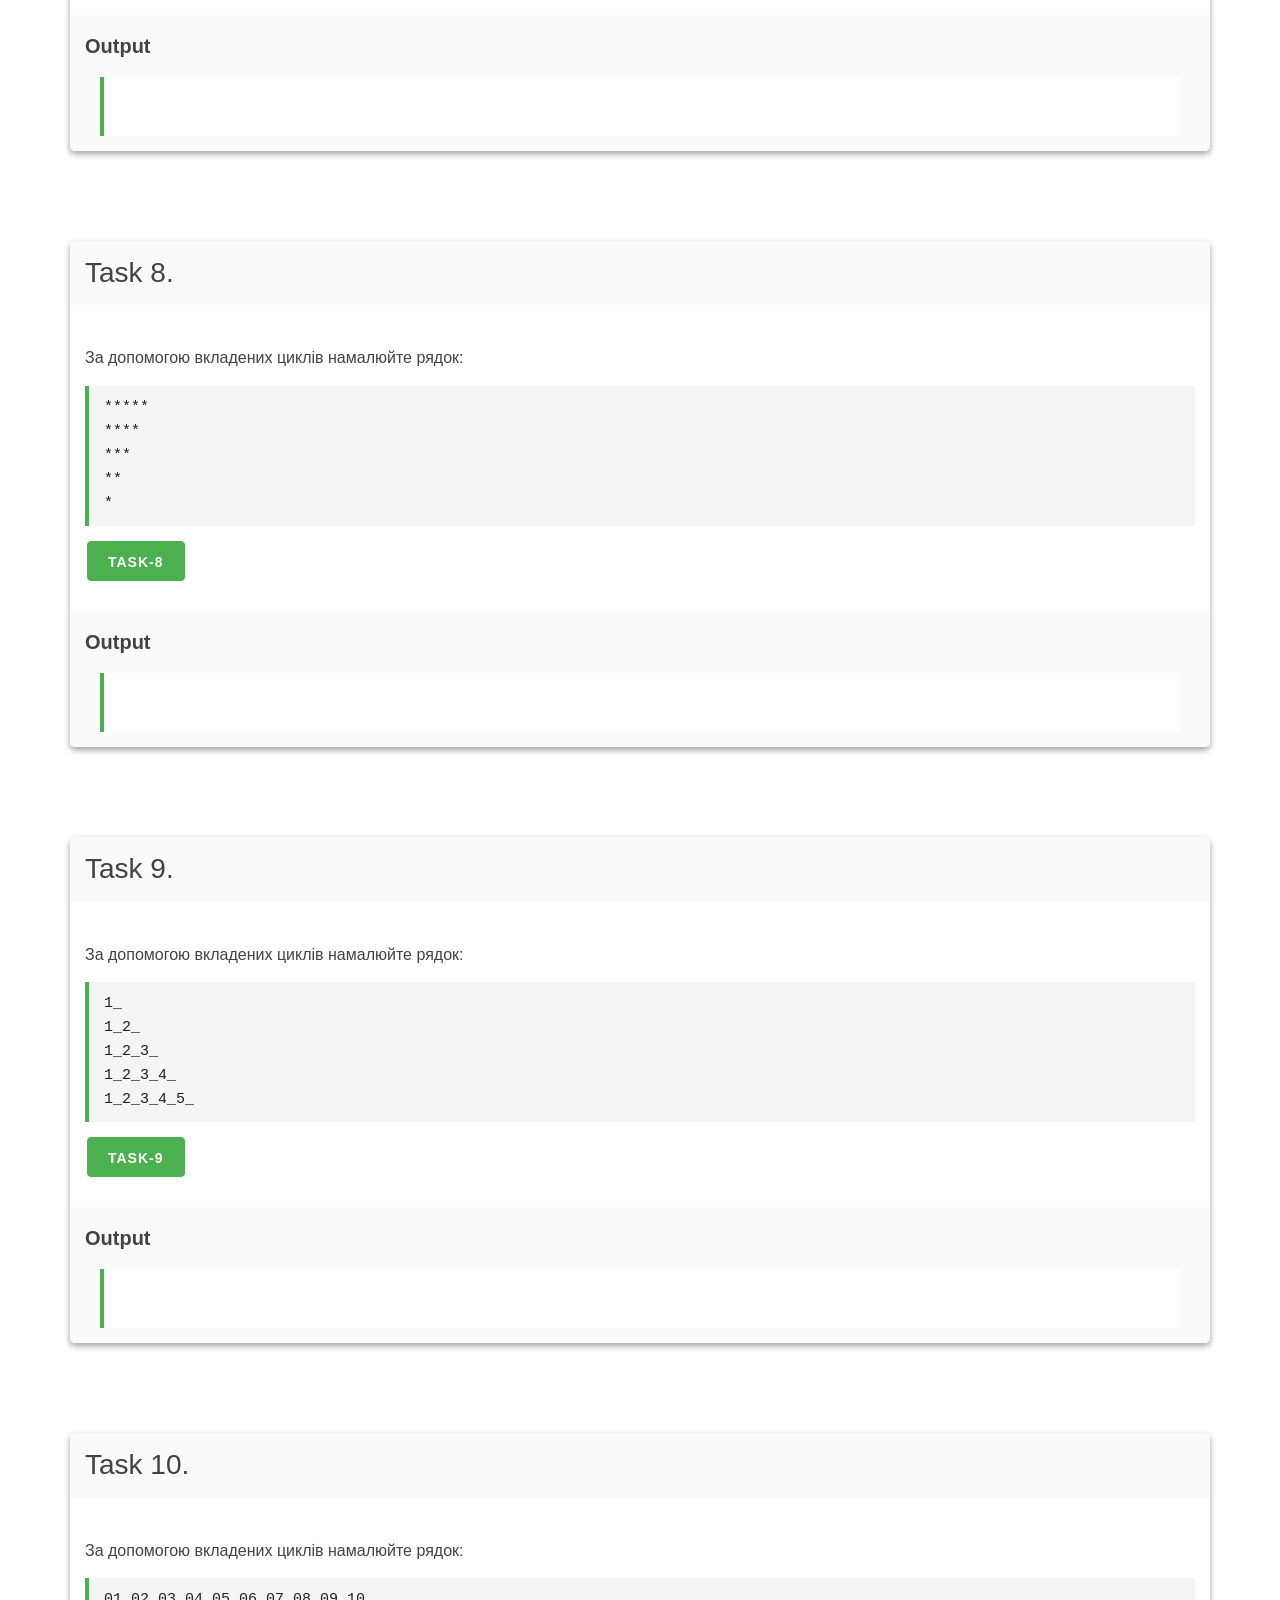
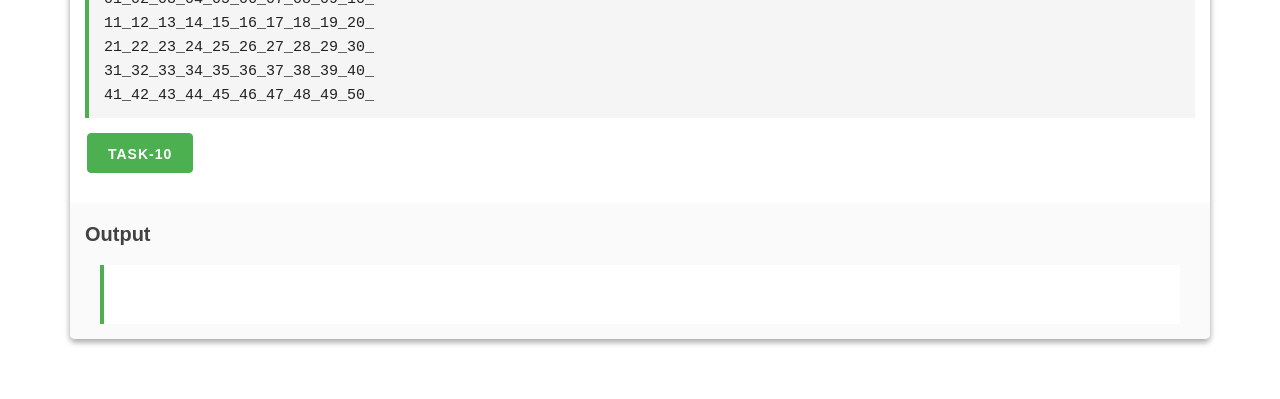
<file: module-03/matrix/index.html>
<!DOCTYPE html>
<html lang="en">
  <head>
    <meta charset="UTF-8" />
    <meta name="viewport" content="width=device-width, initial-scale=1.0" />
    <title>Matrix</title>
    <link
      rel="icon"
      type="image/png"
      href="../../assets/favicon/favicon-96x96.png"
      sizes="96x96"
    />
    <link
      rel="icon"
      type="image/svg+xml"
      href="../../assets/favicon/favicon.svg"
    />
    <link rel="shortcut icon" href="../../assets/favicon/favicon.ico" />
    <link
      rel="apple-touch-icon"
      sizes="180x180"
      href="../../assets/favicon/apple-touch-icon.png"
    />
    <link rel="manifest" href="../../assets/favicon/site.webmanifest" />
    <link rel="stylesheet" href="../../assets/mustard-ui.min.css" />
    <link rel="stylesheet" href="../../assets/styles.css" />
  </head>
  <body>
    <header>
      <div class="container container-small">
        <h1 class="title">Matrix</h1>
        <h2 class="subtitle">
          Click on the down arrow and go to the problem solving
        </h2>
        <h3 class="subtitle">Happy coding 👨‍💻</h3>
        <a class="scroll-down" href="#start"></a>
      </div>
    </header>

    <main class="container">
      <!-- Task 1 -->
      <section>
        <div class="panel">
          <div class="panel-head">
            <p class="panel-title">Task 1.</p>
          </div>
          <div class="panel-body">
            <p>За допомогою вкладених циклів намалюйте рядок:</p>
            <pre>***_***_***_</pre>
            <p>
              де зірочки малюються за допомогою внутрішнього циклу від 0 до 3, а
              _ за допомогою зовнішнього.
            </p>
            <button class="button-primary b-1">Task-1</button>
          </div>
          <div class="panel-footer">
            <h6>Output</h6>
            <blockquote>
              <div class="out-1"></div>
            </blockquote>
          </div>
        </div>
      </section>

      <!-- Task 2 -->
      <section>
        <div class="panel">
          <div class="panel-head">
            <p class="panel-title">Task 2.</p>
          </div>
          <div class="panel-body">
            <p>За допомогою вкладених циклів намалюйте рядок:</p>
            <pre>
              1<br />
              *_*_*_<br />
              2<br />
              *_*_*_<br />
              3<br />
              *_*_*_<br />
            </pre>
            <p>
              Вирішити задачу за допомогою вкладених циклів. Зовнішній цикл
              виводить цифру і перенесення рядка br, внутрішній — *_, і після
              цього зовнішній — знак перенесення.
            </p>
            <button class="button-primary b-2">Task-2</button>
          </div>
          <div class="panel-footer">
            <h6>Output</h6>
            <blockquote>
              <div class="out-2"></div>
            </blockquote>
          </div>
        </div>
      </section>

      <!-- Task 3 -->
      <section>
        <div class="panel">
          <div class="panel-head">
            <p class="panel-title">Task 3.</p>
          </div>
          <div class="panel-body">
            <p>За допомогою вкладених циклів намалюйте рядок:</p>
            <pre>
              *_*_*_<br />
              *_*_*_<br />
              *_*_*_<br />
              *_*_*_<br />
            </pre>
            <p>
              Вирішити задачу за допомогою вкладених циклів. Внутрішній цикл
              виводить *_, зовнішній цикл виводить перенесення рядка br.
            </p>
            <button class="button-primary b-3">Task-3</button>
          </div>
          <div class="panel-footer">
            <h6>Output</h6>
            <blockquote>
              <div class="out-3"></div>
            </blockquote>
          </div>
        </div>
      </section>

      <!-- Task 4 -->
      <section>
        <div class="panel">
          <div class="panel-head">
            <p class="panel-title">Task 4.</p>
          </div>
          <div class="panel-body">
            <pre>1_ 1*2*3*4*5* 2_ 1*2*3*4*5* 3_ 1*2*3*4*5*</pre>
            <p>
              Зовнішній цикл виводить цифру і _, а внутрішній виводить від 1 до
              5 із *.
            </p>
            <button class="button-primary b-4">Task-4</button>
          </div>
          <div class="panel-footer">
            <h6>Output</h6>
            <blockquote>
              <div class="out-4"></div>
            </blockquote>
          </div>
        </div>
      </section>

      <!-- Task 5 -->
      <section>
        <div class="panel">
          <div class="panel-head">
            <p class="panel-title">Task 5.</p>
          </div>
          <div class="panel-body">
            <p>За допомогою вкладених циклів намалюйте рядок:</p>
            <pre>
              101010<br />
              101010<br />
              101010<br />
            </pre>
            <p>
              Вкладений цикл, залежно від парності k (лічильника циклу), малює
              або 0, або 1. Зовнішній цикл — br.
            </p>
            <button class="button-primary b-5">Task-5</button>
          </div>
          <div class="panel-footer">
            <h6>Output</h6>
            <blockquote>
              <div class="out-5"></div>
            </blockquote>
          </div>
        </div>
      </section>

      <!-- Task 6 -->
      <section>
        <div class="panel">
          <div class="panel-head">
            <p class="panel-title">Task 6.</p>
          </div>
          <div class="panel-body">
            <p>За допомогою вкладених циклів намалюйте рядок:</p>
            <pre>
              10x01x<br />
              10x01x<br />
              10x01x<br />
            </pre>
            <button class="button-primary b-6">Task-6</button>
          </div>
          <div class="panel-footer">
            <h6>Output</h6>
            <blockquote>
              <div class="out-6"></div>
            </blockquote>
          </div>
        </div>
      </section>

      <!-- Task 7 -->
      <section>
        <div class="panel">
          <div class="panel-head">
            <p class="panel-title">Task 7.</p>
          </div>
          <div class="panel-body">
            <p>За допомогою вкладених циклів намалюйте рядок:</p>
            <p class="cd">
              *<br />
              **<br />
              ***<br />
              ****<br />
            </p>
            <button class="button-primary b-7">Task-7</button>
          </div>
          <div class="panel-footer">
            <h6>Output</h6>
            <blockquote>
              <div class="out-7"></div>
            </blockquote>
          </div>
        </div>
      </section>

      <!-- Task 8 -->
      <section>
        <div class="panel">
          <div class="panel-head">
            <p class="panel-title">Task 8.</p>
          </div>
          <div class="panel-body">
            <p>За допомогою вкладених циклів намалюйте рядок:</p>
            <pre>
              *****<br />
              ****<br />
              ***<br />
              **<br />
              *<br />
            </pre>
            <button class="button-primary b-8">Task-8</button>
          </div>
          <div class="panel-footer">
            <h6>Output</h6>
            <blockquote>
              <div class="out-8"></div>
            </blockquote>
          </div>
        </div>
      </section>

      <!-- Task 9 -->
      <section>
        <div class="panel">
          <div class="panel-head">
            <p class="panel-title">Task 9.</p>
          </div>
          <div class="panel-body">
            <p>За допомогою вкладених циклів намалюйте рядок:</p>
            <pre>
              1_<br />
              1_2_<br />
              1_2_3_<br />
              1_2_3_4_<br />
              1_2_3_4_5_<br />
            </pre>
            <button class="button-primary b-9">Task-9</button>
          </div>
          <div class="panel-footer">
            <h6>Output</h6>
            <blockquote>
              <div class="out-9"></div>
            </blockquote>
          </div>
        </div>
      </section>

      <!-- Task 10 -->
      <section>
        <div class="panel">
          <div class="panel-head">
            <p class="panel-title">Task 10.</p>
          </div>
          <div class="panel-body">
            <p>За допомогою вкладених циклів намалюйте рядок:</p>
            <pre>
              01_02_03_04_05_06_07_08_09_10_<br />
              11_12_13_14_15_16_17_18_19_20_<br />
              21_22_23_24_25_26_27_28_29_30_<br />
              31_32_33_34_35_36_37_38_39_40_<br />
              41_42_43_44_45_46_47_48_49_50_<br />
            </pre>
            <button class="button-primary b-10">Task-10</button>
          </div>
          <div class="panel-footer">
            <h6>Output</h6>
            <blockquote>
              <div class="out-10"></div>
            </blockquote>
          </div>
        </div>
      </section>
    </main>

    <script src="./script.js" type="module"></script>
  </body>
</html>
</file>
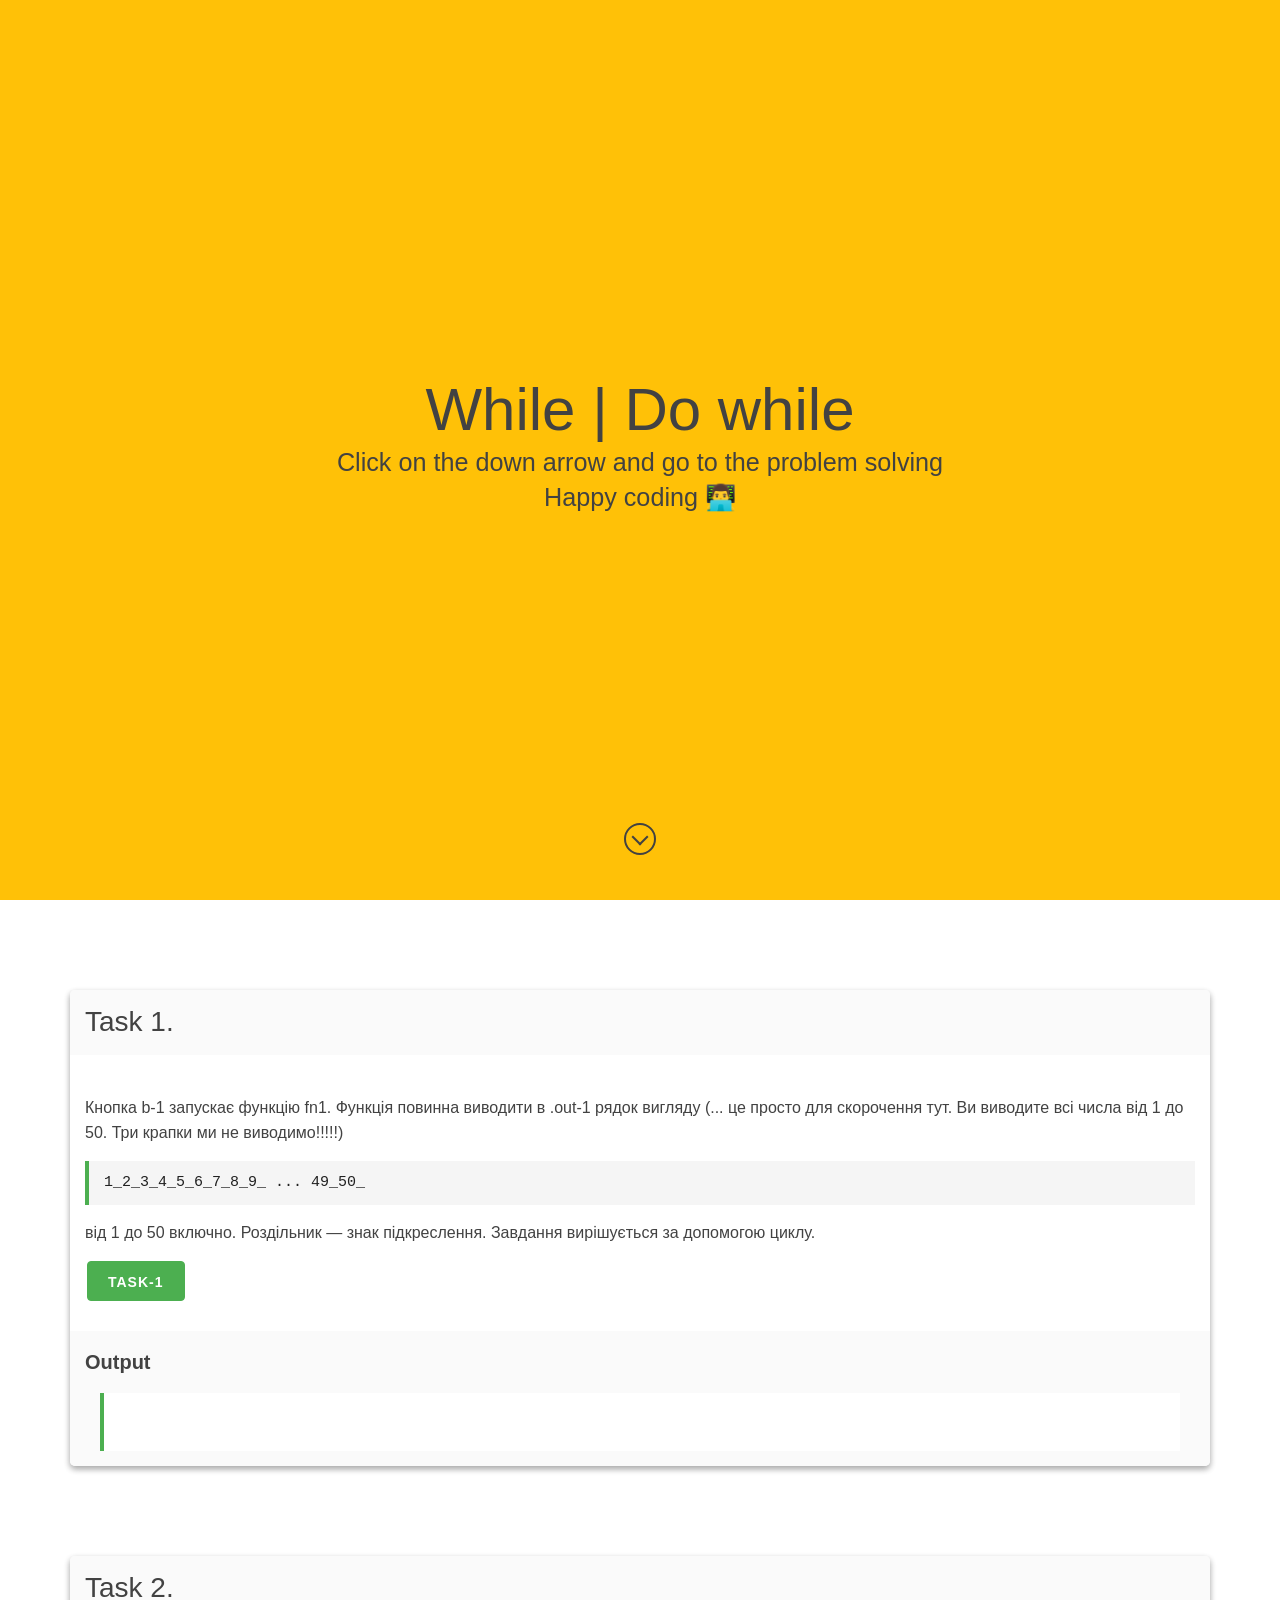
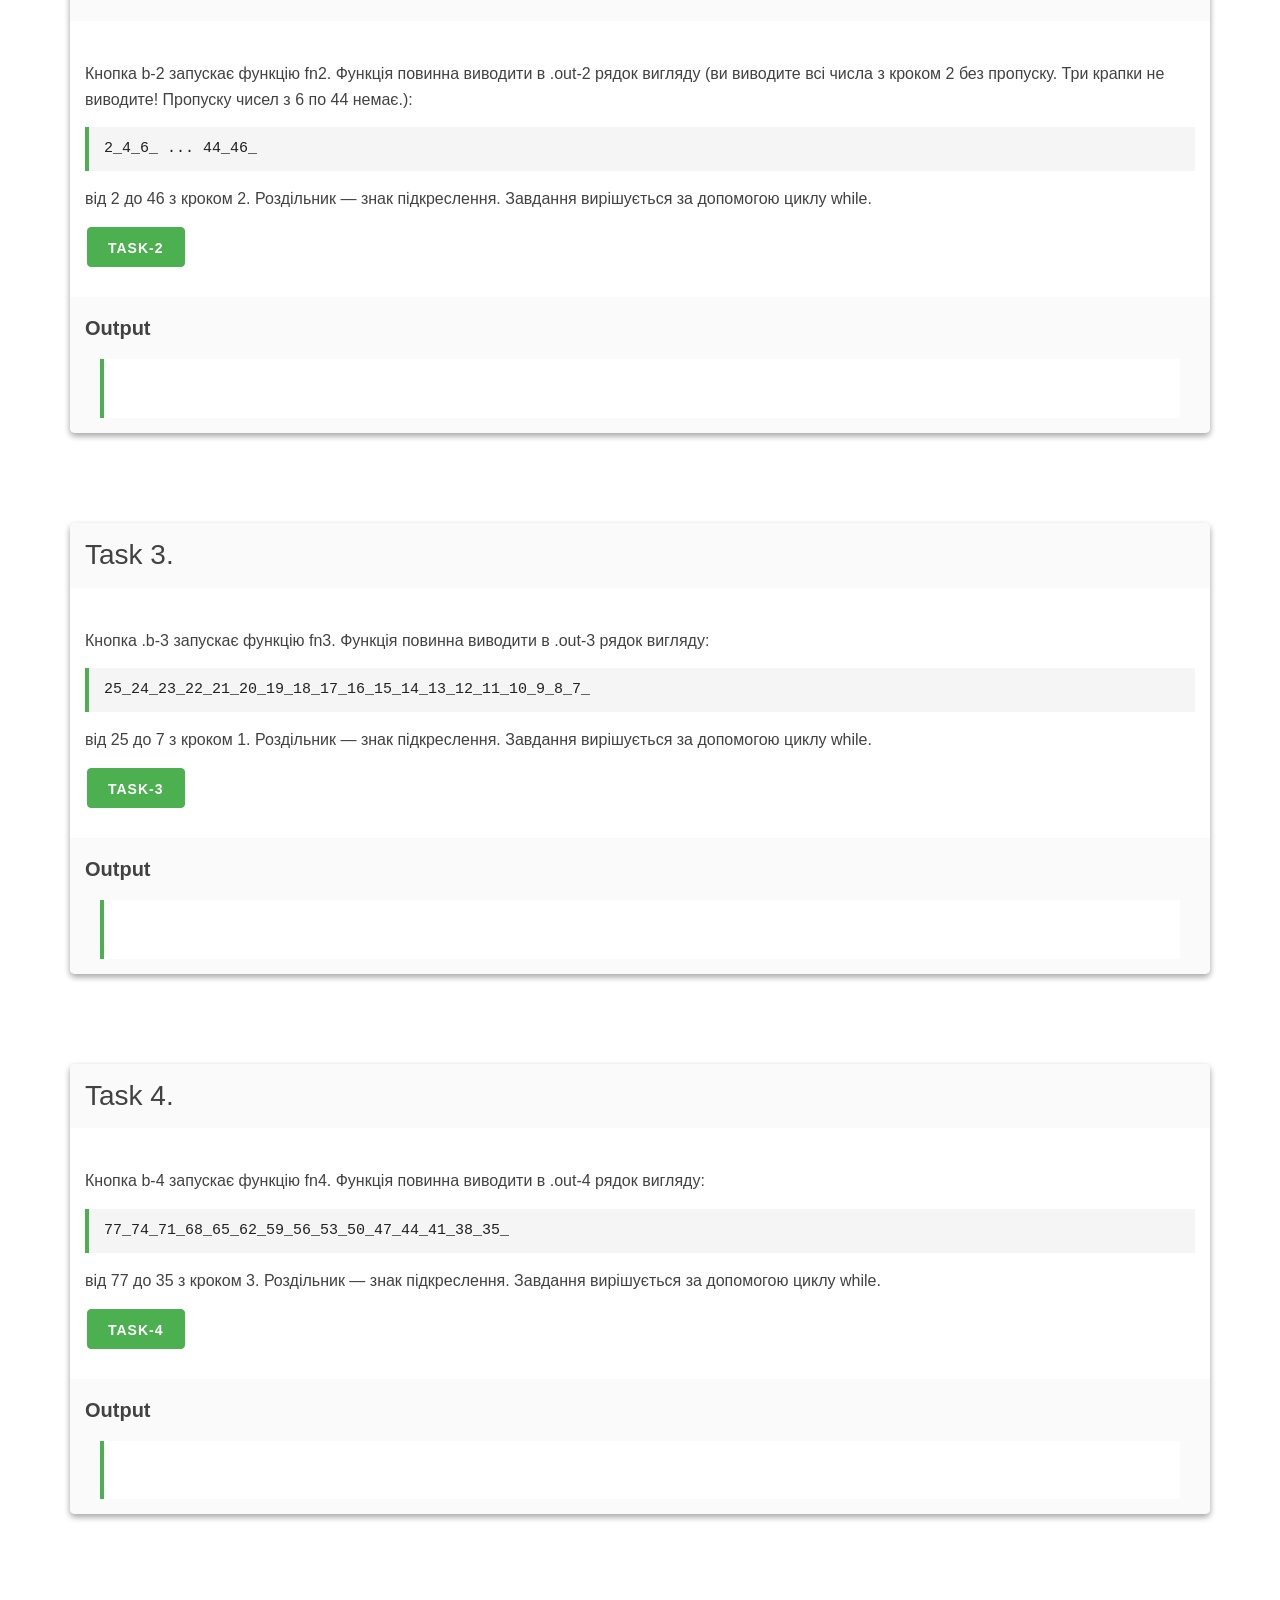
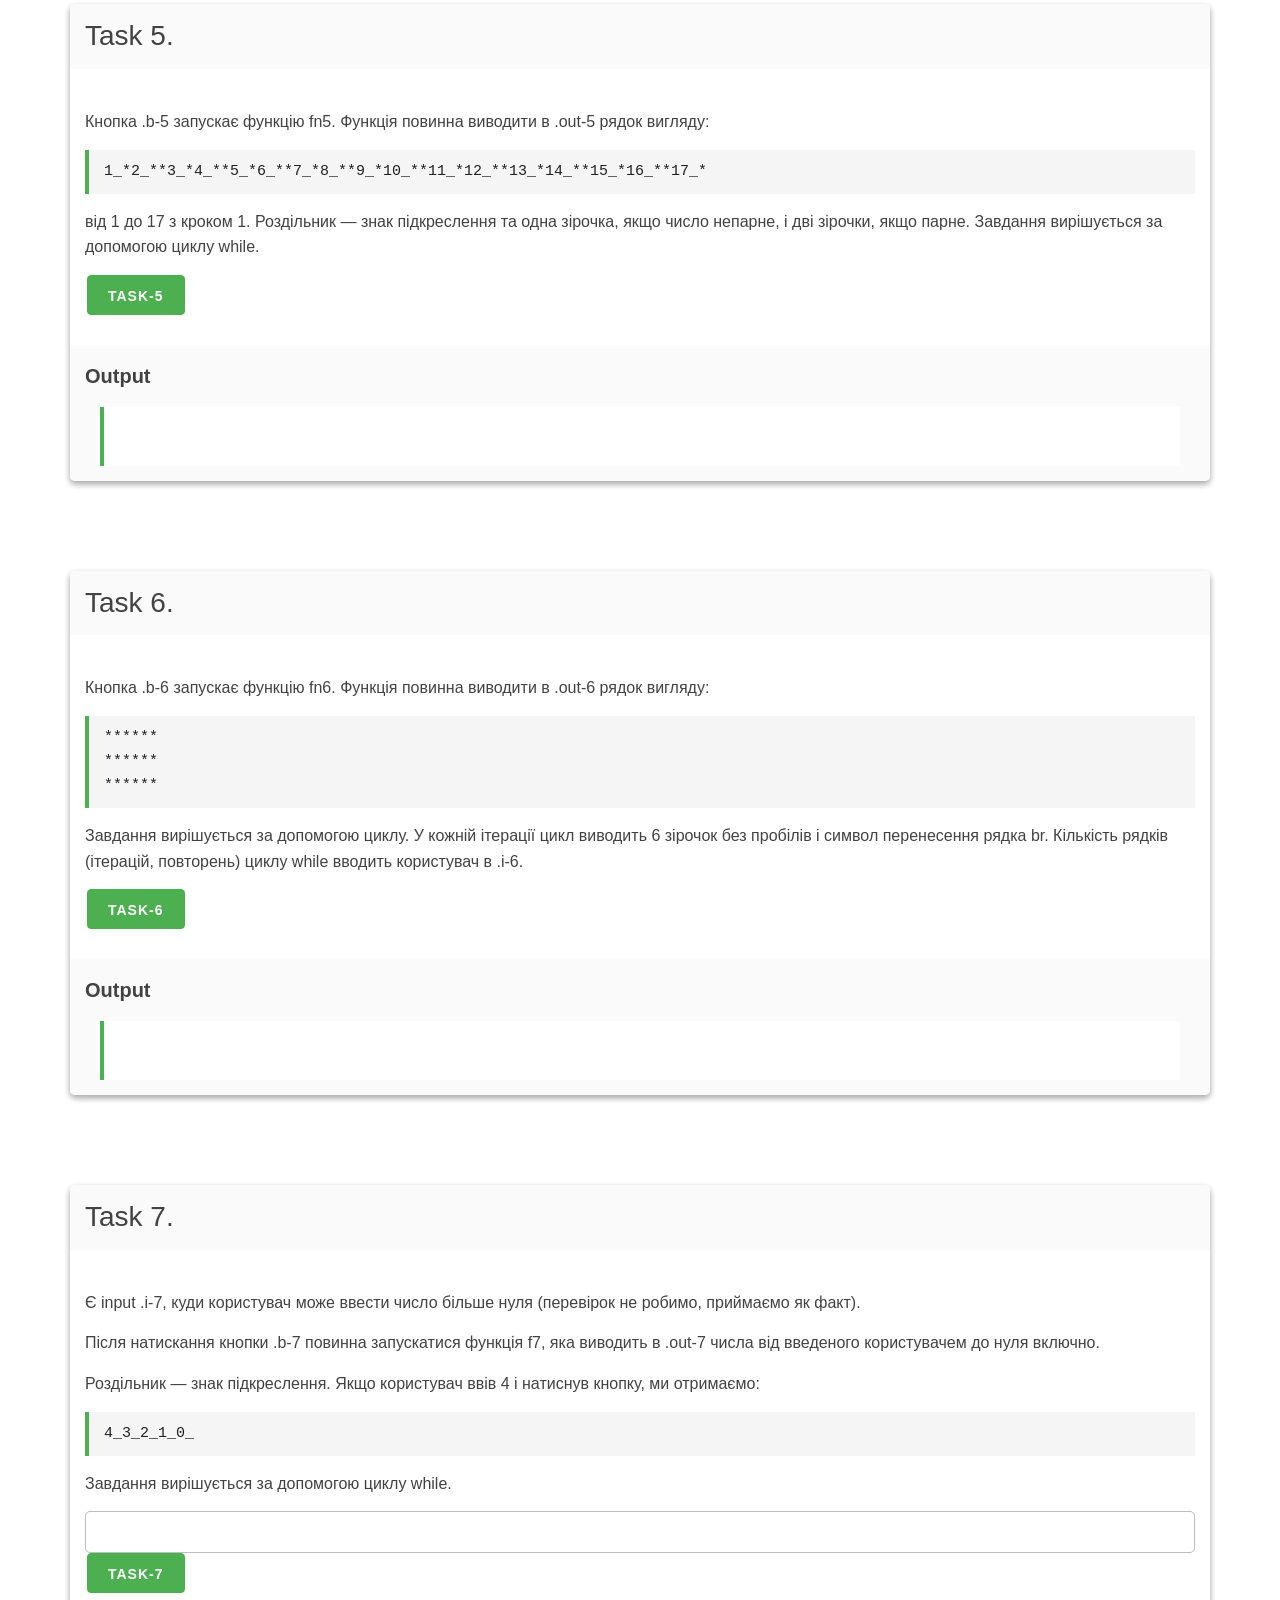
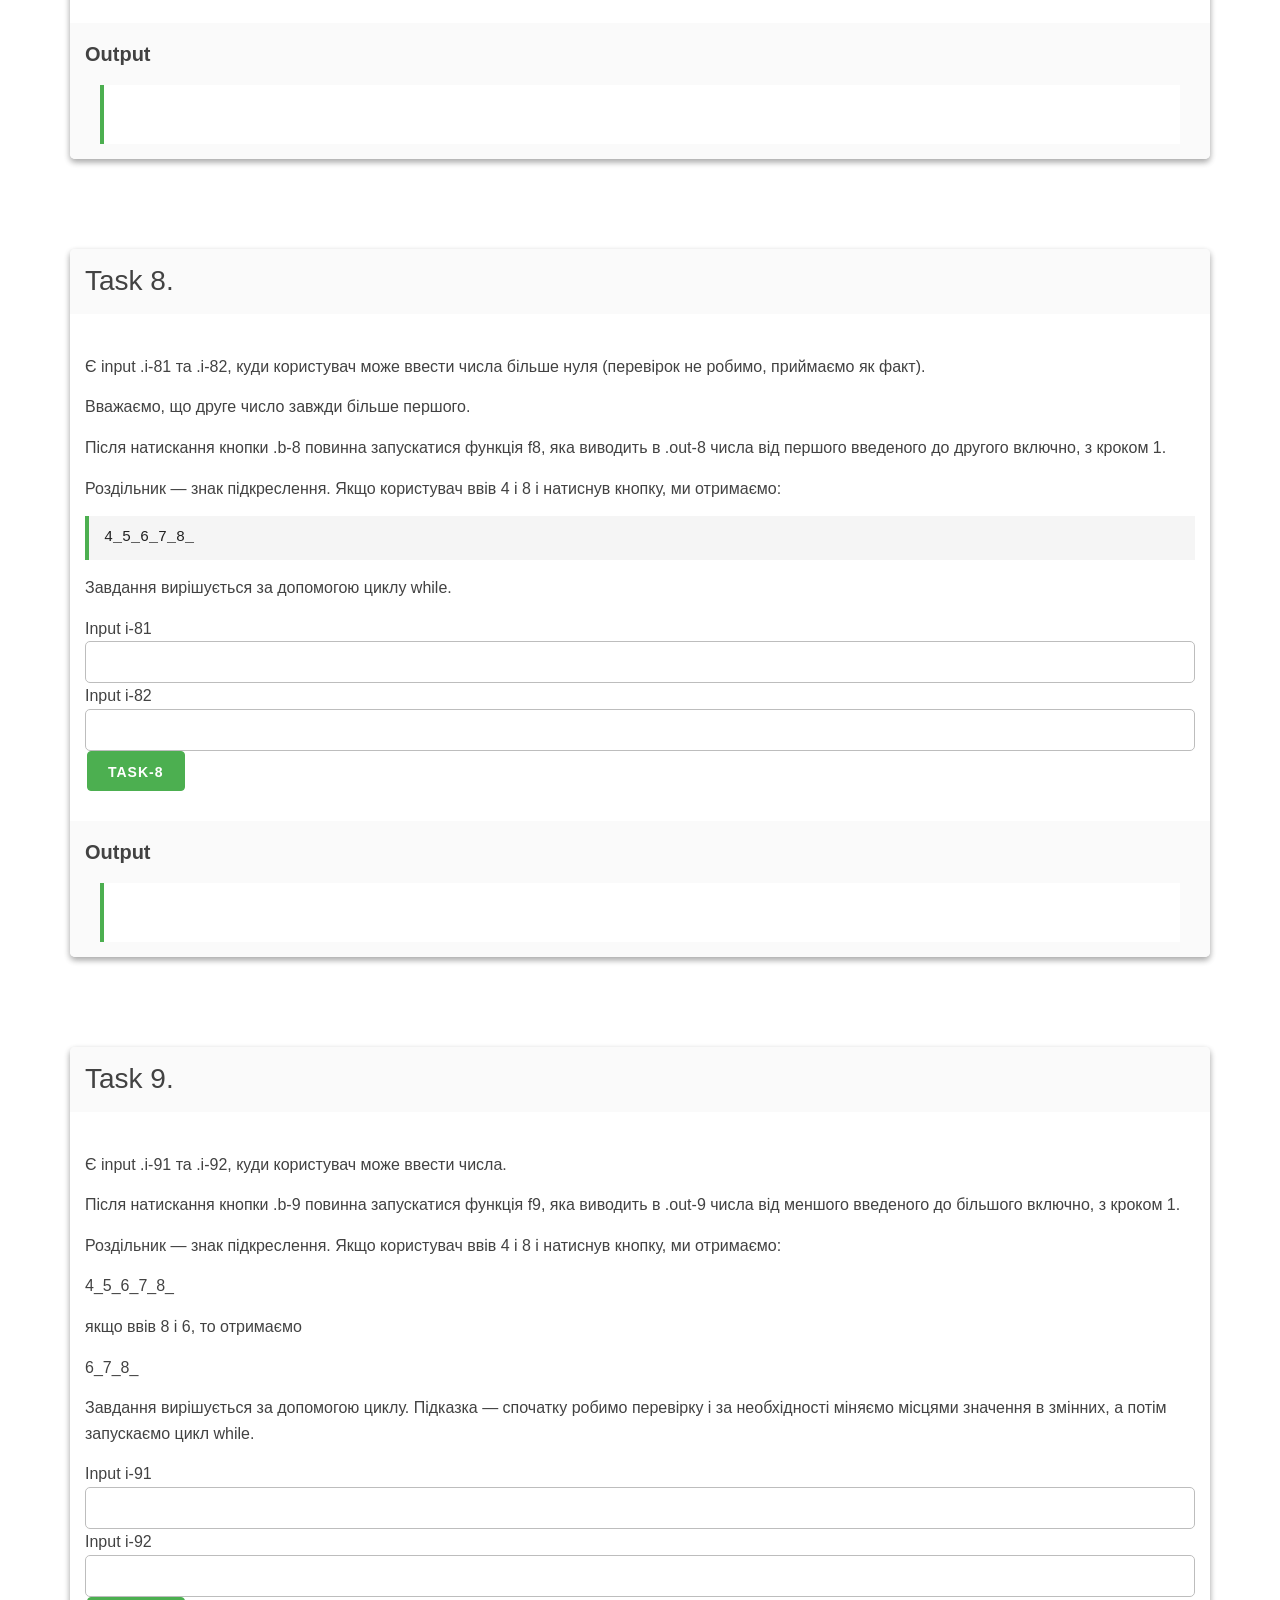
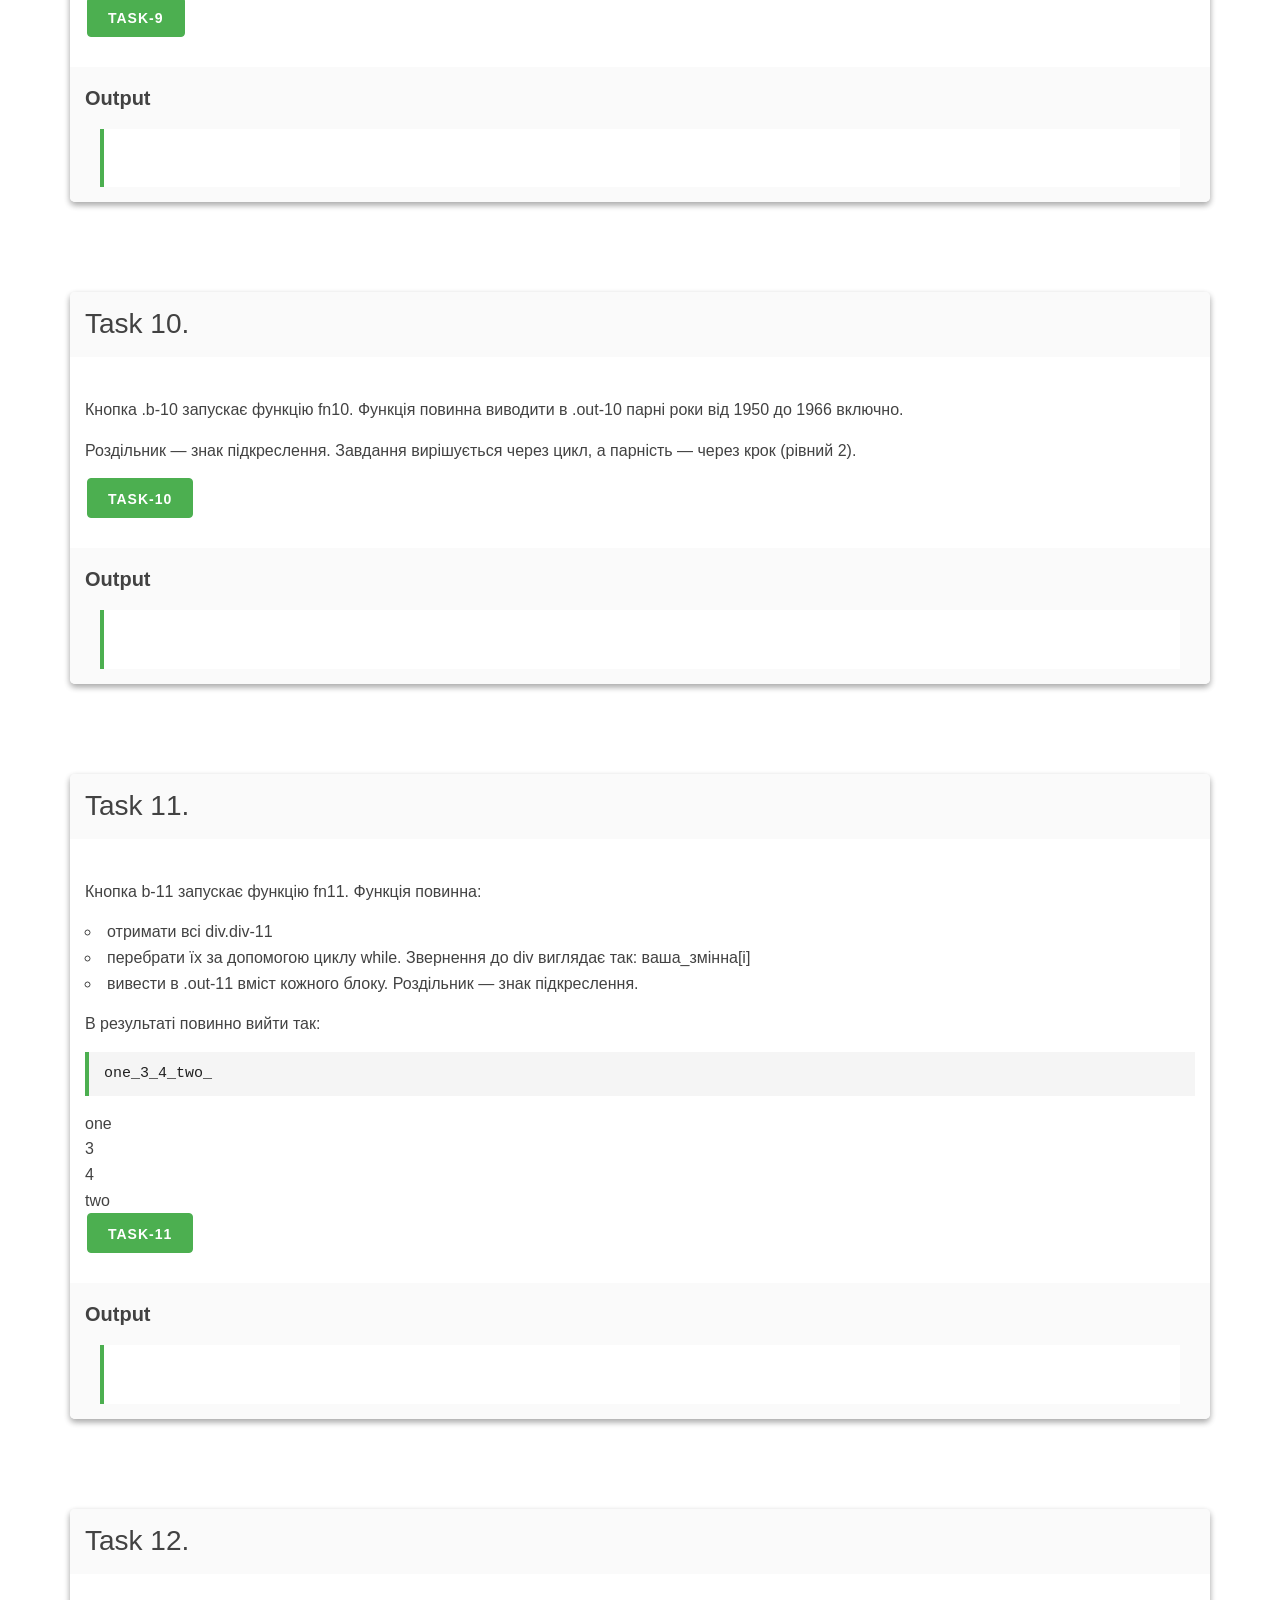
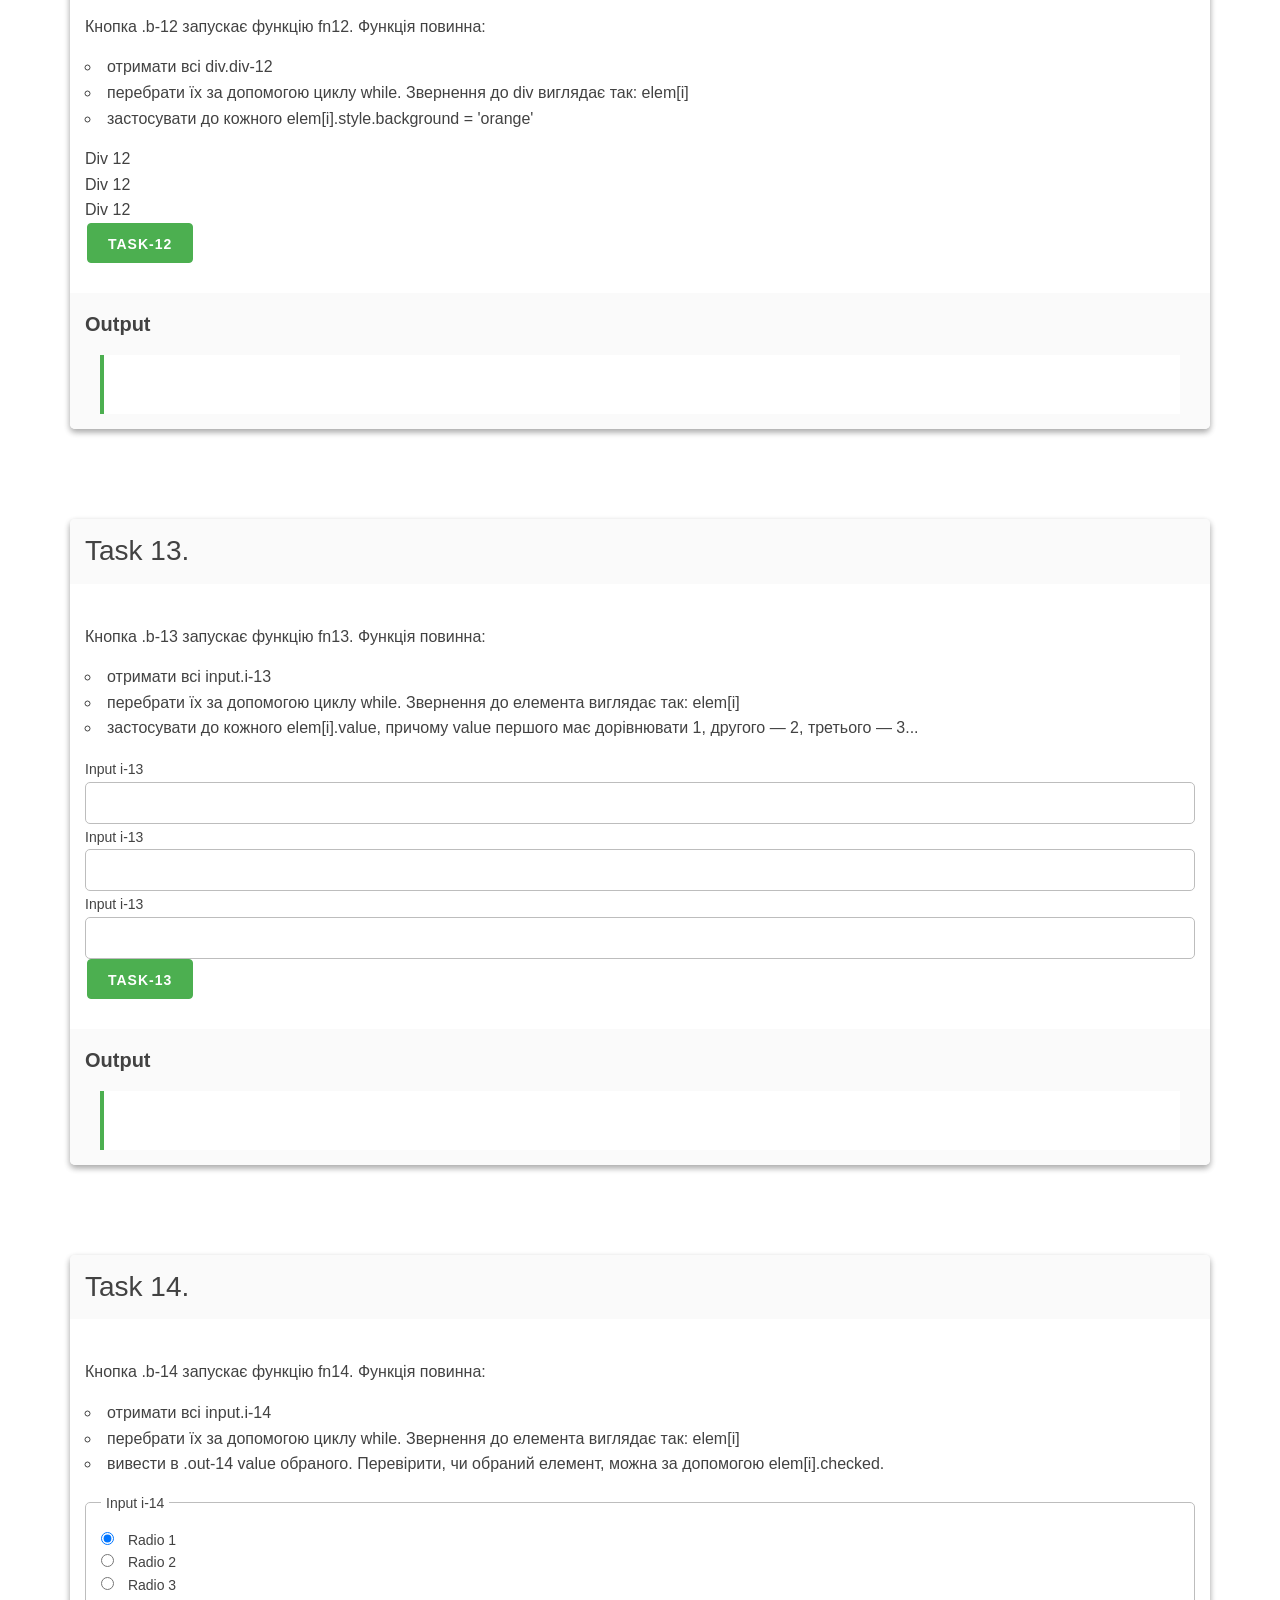
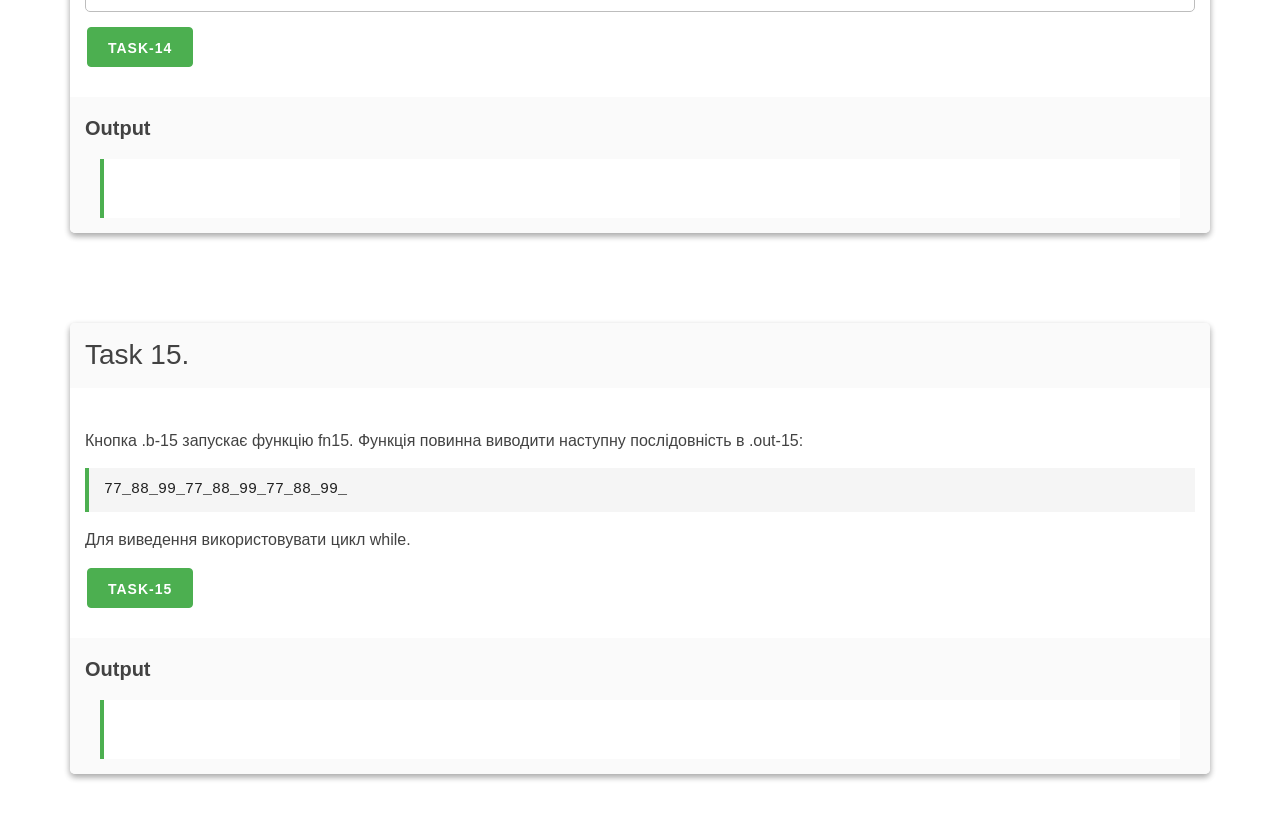
<file: module-03/while/index.html>
<!DOCTYPE html>
<html lang="en">
  <head>
    <meta charset="UTF-8" />
    <meta name="viewport" content="width=device-width, initial-scale=1.0" />
    <title>While | Do while</title>
    <link
      rel="icon"
      type="image/png"
      href="../../assets/favicon/favicon-96x96.png"
      sizes="96x96"
    />
    <link
      rel="icon"
      type="image/svg+xml"
      href="../../assets/favicon/favicon.svg"
    />
    <link rel="shortcut icon" href="../../assets/favicon/favicon.ico" />
    <link
      rel="apple-touch-icon"
      sizes="180x180"
      href="../../assets/favicon/apple-touch-icon.png"
    />
    <link rel="manifest" href="../../assets/favicon/site.webmanifest" />
    <link rel="stylesheet" href="../../assets/mustard-ui.min.css" />
    <link rel="stylesheet" href="../../assets/styles.css" />
  </head>
  <body>
    <header>
      <div class="container container-small">
        <h1 class="title">While | Do while</h1>
        <h2 class="subtitle">
          Click on the down arrow and go to the problem solving
        </h2>
        <h3 class="subtitle">Happy coding 👨‍💻</h3>
        <a class="scroll-down" href="#start"></a>
      </div>
    </header>

    <main class="container">
      <!-- Task 1 -->
      <section id="start">
        <div class="panel">
          <div class="panel-head">
            <p class="panel-title">Task 1.</p>
          </div>
          <div class="panel-body">
            <p>
              Кнопка b-1 запускає функцію fn1. Функція повинна виводити в .out-1
              рядок вигляду (... це просто для скорочення тут. Ви виводите всі
              числа від 1 до 50. Три крапки ми не виводимо!!!!!)
            </p>
            <pre>1_2_3_4_5_6_7_8_9_ ... 49_50_</pre>
            <p>
              від 1 до 50 включно. Роздільник — знак підкреслення. Завдання
              вирішується за допомогою циклу.
            </p>
            <button class="button-primary b-1">Task-1</button>
          </div>
          <div class="panel-footer">
            <h6>Output</h6>
            <blockquote>
              <div class="out-1"></div>
            </blockquote>
          </div>
        </div>
      </section>

      <!-- Task 2 -->
      <section>
        <div class="panel">
          <div class="panel-head">
            <p class="panel-title">Task 2.</p>
          </div>
          <div class="panel-body">
            <p>
              Кнопка b-2 запускає функцію fn2. Функція повинна виводити в .out-2
              рядок вигляду (ви виводите всі числа з кроком 2 без пропуску. Три
              крапки не виводите! Пропуску чисел з 6 по 44 немає.):
            </p>
            <pre>2_4_6_ ... 44_46_</pre>
            <p>
              від 2 до 46 з кроком 2. Роздільник — знак підкреслення. Завдання
              вирішується за допомогою циклу while.
            </p>
            <button class="button-primary b-2">Task-2</button>
          </div>
          <div class="panel-footer">
            <h6>Output</h6>
            <blockquote>
              <div class="out-2"></div>
            </blockquote>
          </div>
        </div>
      </section>

      <!-- Task 3 -->
      <section>
        <div class="panel">
          <div class="panel-head">
            <p class="panel-title">Task 3.</p>
          </div>
          <div class="panel-body">
            <p>
              Кнопка .b-3 запускає функцію fn3. Функція повинна виводити в
              .out-3 рядок вигляду:
            </p>
            <pre>
              25_24_23_22_21_20_19_18_17_16_15_14_13_12_11_10_9_8_7_
            </pre>
            <p>
              від 25 до 7 з кроком 1. Роздільник — знак підкреслення. Завдання
              вирішується за допомогою циклу while.
            </p>
            <button class="button-primary b-3">Task-3</button>
          </div>
          <div class="panel-footer">
            <h6>Output</h6>
            <blockquote>
              <div class="out-3"></div>
            </blockquote>
          </div>
        </div>
      </section>

      <!-- Task 4 -->
      <section>
        <div class="panel">
          <div class="panel-head">
            <p class="panel-title">Task 4.</p>
          </div>
          <div class="panel-body">
            <p>
              Кнопка b-4 запускає функцію fn4. Функція повинна виводити в .out-4
              рядок вигляду:
            </p>
            <pre>77_74_71_68_65_62_59_56_53_50_47_44_41_38_35_</pre>
            <p>
              від 77 до 35 з кроком 3. Роздільник — знак підкреслення. Завдання
              вирішується за допомогою циклу while.
            </p>
            <button class="button-primary b-4">Task-4</button>
          </div>
          <div class="panel-footer">
            <h6>Output</h6>
            <blockquote>
              <div class="out-4"></div>
            </blockquote>
          </div>
        </div>
      </section>

      <!-- Task 5 -->
      <section>
        <div class="panel">
          <div class="panel-head">
            <p class="panel-title">Task 5.</p>
          </div>
          <div class="panel-body">
            <p>
              Кнопка .b-5 запускає функцію fn5. Функція повинна виводити в
              .out-5 рядок вигляду:
            </p>
            <pre>
              1_*2_**3_*4_**5_*6_**7_*8_**9_*10_**11_*12_**13_*14_**15_*16_**17_*
            </pre>
            <p>
              від 1 до 17 з кроком 1. Роздільник — знак підкреслення та одна
              зірочка, якщо число непарне, і дві зірочки, якщо парне. Завдання
              вирішується за допомогою циклу while.
            </p>
            <button class="button-primary b-5">Task-5</button>
          </div>
          <div class="panel-footer">
            <h6>Output</h6>
            <blockquote>
              <div class="out-5"></div>
            </blockquote>
          </div>
        </div>
      </section>

      <!-- Task 6 -->
      <section>
        <div class="panel">
          <div class="panel-head">
            <p class="panel-title">Task 6.</p>
          </div>
          <div class="panel-body">
            <p>
              Кнопка .b-6 запускає функцію fn6. Функція повинна виводити в
              .out-6 рядок вигляду:
            </p>
            <pre>
              ******<br />
              ******<br />
              ******<br />
            </pre>
            <p>
              Завдання вирішується за допомогою циклу. У кожній ітерації цикл
              виводить 6 зірочок без пробілів і символ перенесення рядка br.
              Кількість рядків (ітерацій, повторень) циклу while вводить
              користувач в .i-6.
            </p>
            <button class="button-primary b-6">Task-6</button>
          </div>
          <div class="panel-footer">
            <h6>Output</h6>
            <blockquote>
              <div class="out-6"></div>
            </blockquote>
          </div>
        </div>
      </section>

      <!-- Task 7 -->
      <section>
        <div class="panel">
          <div class="panel-head">
            <p class="panel-title">Task 7.</p>
          </div>
          <div class="panel-body">
            <p>
              Є input .i-7, куди користувач може ввести число більше нуля
              (перевірок не робимо, приймаємо як факт).
            </p>
            <p>
              Після натискання кнопки .b-7 повинна запускатися функція f7, яка
              виводить в .out-7 числа від введеного користувачем до нуля
              включно.
            </p>
            <p>
              Роздільник — знак підкреслення. Якщо користувач ввів 4 і натиснув
              кнопку, ми отримаємо:
            </p>
            <pre>4_3_2_1_0_</pre>
            <p>Завдання вирішується за допомогою циклу while.</p>
            <input type="number" class="i-7" />
            <button class="button-primary b-7">Task-7</button>
          </div>
          <div class="panel-footer">
            <h6>Output</h6>
            <blockquote>
              <div class="out-7"></div>
            </blockquote>
          </div>
        </div>
      </section>

      <!-- Task 8 -->
      <section>
        <div class="panel">
          <div class="panel-head">
            <p class="panel-title">Task 8.</p>
          </div>
          <div class="panel-body">
            <p>
              Є input .i-81 та .i-82, куди користувач може ввести числа більше
              нуля (перевірок не робимо, приймаємо як факт).
            </p>
            <p>Вважаємо, що друге число завжди більше першого.</p>
            <p>
              Після натискання кнопки .b-8 повинна запускатися функція f8, яка
              виводить в .out-8 числа від першого введеного до другого включно,
              з кроком 1.
            </p>
            <p>
              Роздільник — знак підкреслення. Якщо користувач ввів 4 і 8 і
              натиснув кнопку, ми отримаємо:
            </p>
            <pre>4_5_6_7_8_</pre>
            <p>Завдання вирішується за допомогою циклу while.</p>

            <div>Input i-81 <input type="number" class="i-81" /></div>
            <div>Input i-82 <input type="number" class="i-82" /></div>

            <button class="button-primary b-8">Task-8</button>
          </div>
          <div class="panel-footer">
            <h6>Output</h6>
            <blockquote>
              <div class="out-8"></div>
            </blockquote>
          </div>
        </div>
      </section>

      <!-- Task 9 -->
      <section>
        <div class="panel">
          <div class="panel-head">
            <p class="panel-title">Task 9.</p>
          </div>
          <div class="panel-body">
            <p>Є input .i-91 та .i-92, куди користувач може ввести числа.</p>
            <p>
              Після натискання кнопки .b-9 повинна запускатися функція f9, яка
              виводить в .out-9 числа від меншого введеного до більшого включно,
              з кроком 1.
            </p>
            <p>
              Роздільник — знак підкреслення. Якщо користувач ввів 4 і 8 і
              натиснув кнопку, ми отримаємо:
            </p>
            <p class="cd">4_5_6_7_8_</p>
            <p>якщо ввів 8 і 6, то отримаємо</p>
            <p class="cd">6_7_8_</p>
            <p>
              Завдання вирішується за допомогою циклу. Підказка — спочатку
              робимо перевірку і за необхідності міняємо місцями значення в
              змінних, а потім запускаємо цикл while.
            </p>

            <div>Input i-91 <input type="number" class="i-91" /></div>
            <div>Input i-92 <input type="number" class="i-92" /></div>

            <button class="button-primary b-9">Task-9</button>
          </div>
          <div class="panel-footer">
            <h6>Output</h6>
            <blockquote>
              <div class="out-9"></div>
            </blockquote>
          </div>
        </div>
      </section>

      <!-- Task 10 -->
      <section>
        <div class="panel">
          <div class="panel-head">
            <p class="panel-title">Task 10.</p>
          </div>
          <div class="panel-body">
            <p>
              Кнопка .b-10 запускає функцію fn10. Функція повинна виводити в
              .out-10 парні роки від 1950 до 1966 включно.
            </p>
            <p>
              Роздільник — знак підкреслення. Завдання вирішується через цикл, а
              парність — через крок (рівний 2).
            </p>
            <button class="button-primary b-10">Task-10</button>
          </div>
          <div class="panel-footer">
            <h6>Output</h6>
            <blockquote>
              <div class="out-10"></div>
            </blockquote>
          </div>
        </div>
      </section>

      <!-- Task 11 -->
      <section>
        <div class="panel">
          <div class="panel-head">
            <p class="panel-title">Task 11.</p>
          </div>
          <div class="panel-body">
            <p>Кнопка b-11 запускає функцію fn11. Функція повинна:</p>
            <ul>
              <li>отримати всі div.div-11</li>
              <li>
                перебрати їх за допомогою циклу while. Звернення до div виглядає
                так: ваша_змінна[i]
              </li>
              <li>
                вивести в .out-11 вміст кожного блоку. Роздільник — знак
                підкреслення.
              </li>
            </ul>
            <p>В результаті повинно вийти так:</p>
            <pre>one_3_4_two_</pre>
            <div class="div-11">one</div>
            <div class="div-11">3</div>
            <div class="div-11">4</div>
            <div class="div-11">two</div>
            <button class="button-primary b-11">Task-11</button>
          </div>
          <div class="panel-footer">
            <h6>Output</h6>
            <blockquote>
              <div class="out-11"></div>
            </blockquote>
          </div>
        </div>
      </section>

      <!-- Task 12 -->
      <section>
        <div class="panel">
          <div class="panel-head">
            <p class="panel-title">Task 12.</p>
          </div>
          <div class="panel-body">
            <p>Кнопка .b-12 запускає функцію fn12. Функція повинна:</p>
            <ul>
              <li>отримати всі div.div-12</li>
              <li>
                перебрати їх за допомогою циклу while. Звернення до div виглядає
                так: elem[i]
              </li>
              <li>
                застосувати до кожного elem[i].style.background = 'orange'
              </li>
            </ul>
            <div class="div-12">Div 12</div>
            <div class="div-12">Div 12</div>
            <div class="div-12">Div 12</div>
            <button class="button-primary b-12">Task-12</button>
          </div>
          <div class="panel-footer">
            <h6>Output</h6>
            <blockquote>
              <div class="out-12"></div>
            </blockquote>
          </div>
        </div>
      </section>

      <!-- Task 13 -->
      <section>
        <div class="panel">
          <div class="panel-head">
            <p class="panel-title">Task 13.</p>
          </div>
          <div class="panel-body">
            <p>Кнопка .b-13 запускає функцію fn13. Функція повинна:</p>
            <ul>
              <li>отримати всі input.i-13</li>
              <li>
                перебрати їх за допомогою циклу while. Звернення до елемента
                виглядає так: elem[i]
              </li>
              <li>
                застосувати до кожного elem[i].value, причому value першого має
                дорівнювати 1, другого — 2, третього — 3...
              </li>
            </ul>
            <div>
              <label>Input i-13 <input type="text" class="i-13" /></label>
            </div>
            <div>
              <label>Input i-13 <input type="text" class="i-13" /></label>
            </div>
            <div>
              <label>Input i-13 <input type="text" class="i-13" /></label>
            </div>
            <button class="button-primary b-13">Task-13</button>
          </div>
          <div class="panel-footer">
            <h6>Output</h6>
            <blockquote>
              <div class="out-13"></div>
            </blockquote>
          </div>
        </div>
      </section>

      <!-- Task 14 -->
      <section>
        <div class="panel">
          <div class="panel-head">
            <p class="panel-title">Task 14.</p>
          </div>
          <div class="panel-body">
            <p>Кнопка .b-14 запускає функцію fn14. Функція повинна:</p>
            <ul>
              <li>отримати всі input.i-14</li>
              <li>
                перебрати їх за допомогою циклу while. Звернення до елемента
                виглядає так: elem[i]
              </li>
              <li>
                вивести в .out-14 value обраного. Перевірити, чи обраний
                елемент, можна за допомогою elem[i].checked.
              </li>
            </ul>
            <fieldset>
              <legend>Input i-14</legend>
              <div>
                <label>
                  <input
                    type="radio"
                    name="i-14"
                    class="i-14"
                    checked
                    value="333"
                  />
                  Radio 1
                </label>
              </div>
              <div>
                <label>
                  <input type="radio" name="i-14" class="i-14" value="444" />
                  Radio 2
                </label>
              </div>
              <div>
                <label>
                  <input type="radio" name="i-14" class="i-14" value="555" />
                  Radio 3
                </label>
              </div>
            </fieldset>
            <button class="button-primary b-14">Task-14</button>
          </div>
          <div class="panel-footer">
            <h6>Output</h6>
            <blockquote>
              <div class="out-14"></div>
            </blockquote>
          </div>
        </div>
      </section>

      <!-- Task 15 -->
      <section>
        <div class="panel">
          <div class="panel-head">
            <p class="panel-title">Task 15.</p>
          </div>
          <div class="panel-body">
            <p>
              Кнопка .b-15 запускає функцію fn15. Функція повинна виводити
              наступну послідовність в .out-15:
            </p>
            <pre>77_88_99_77_88_99_77_88_99_</pre>
            <p>Для виведення використовувати цикл while.</p>
            <button class="button-primary b-15">Task-15</button>
          </div>
          <div class="panel-footer">
            <h6>Output</h6>
            <blockquote>
              <div class="out-15"></div>
            </blockquote>
          </div>
        </div>
      </section>
    </main>

    <script src="./script.js" type="module"></script>
  </body>
</html>
</file>
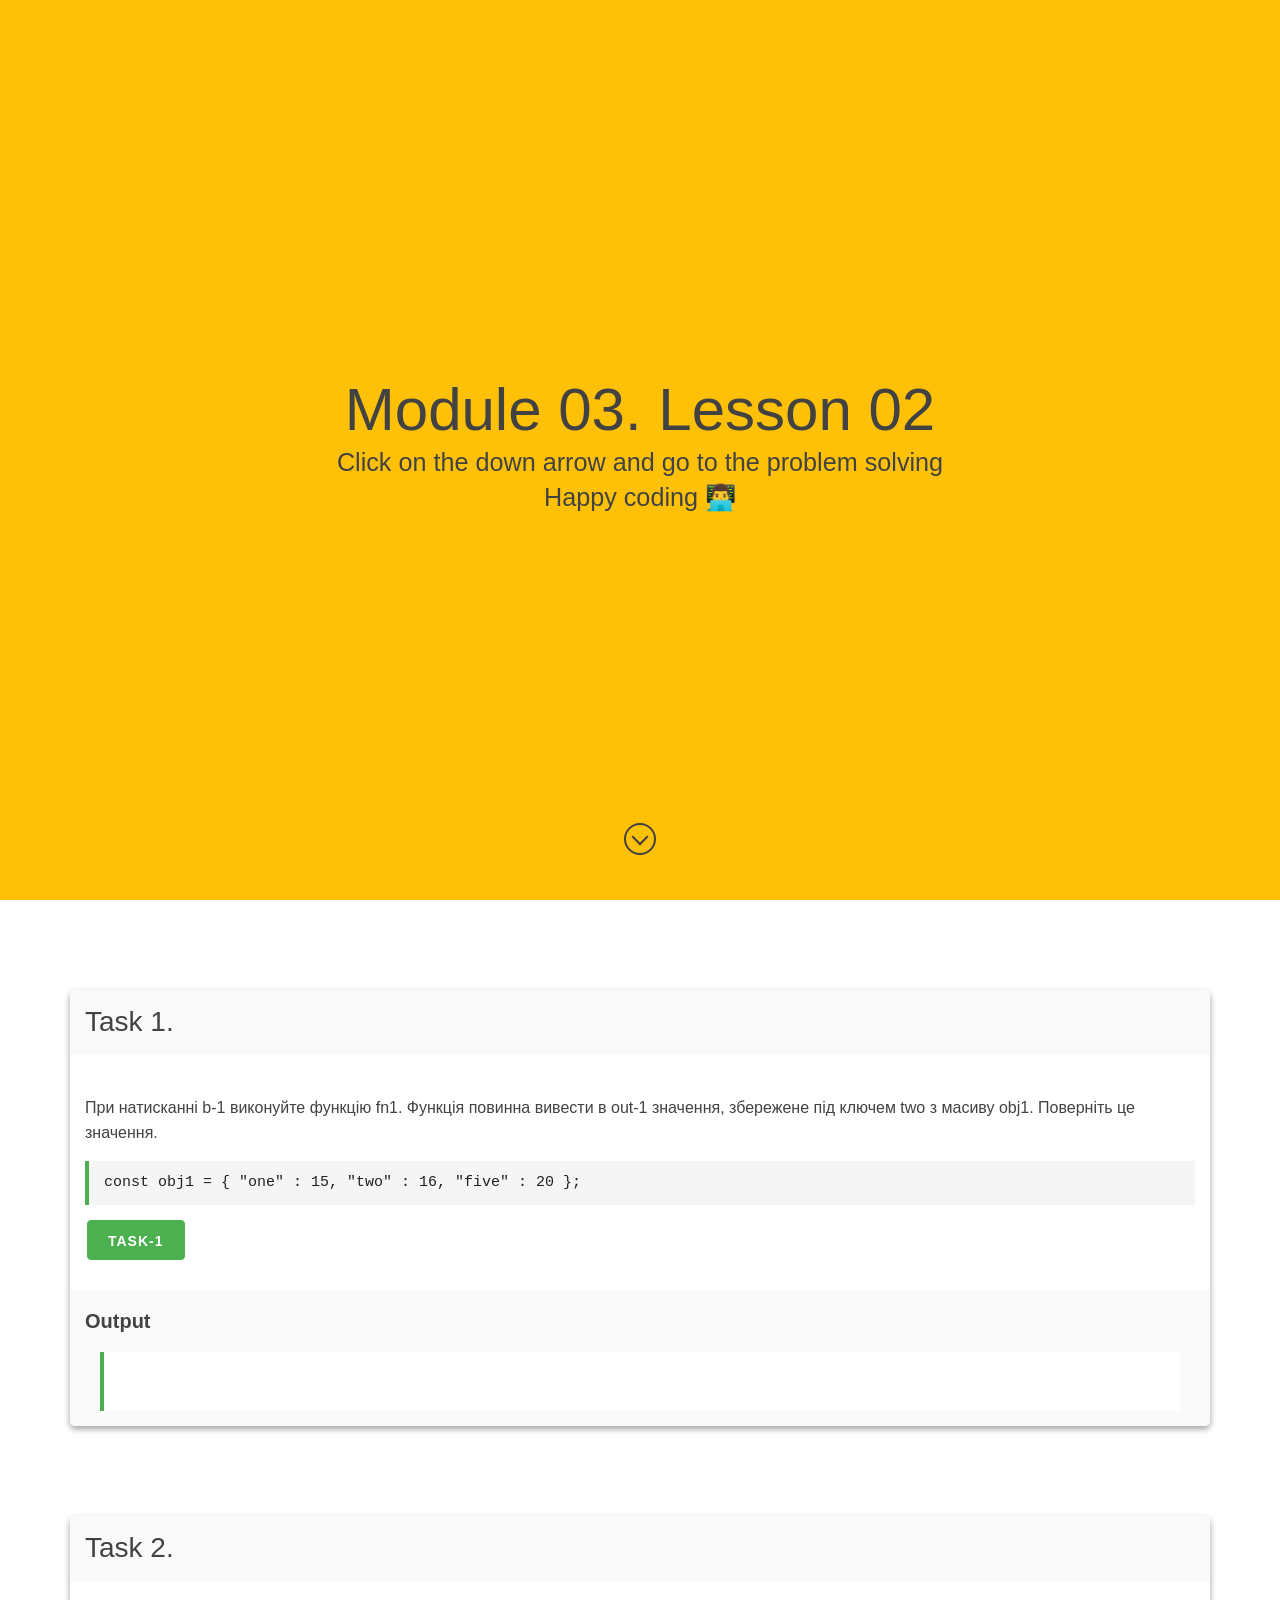
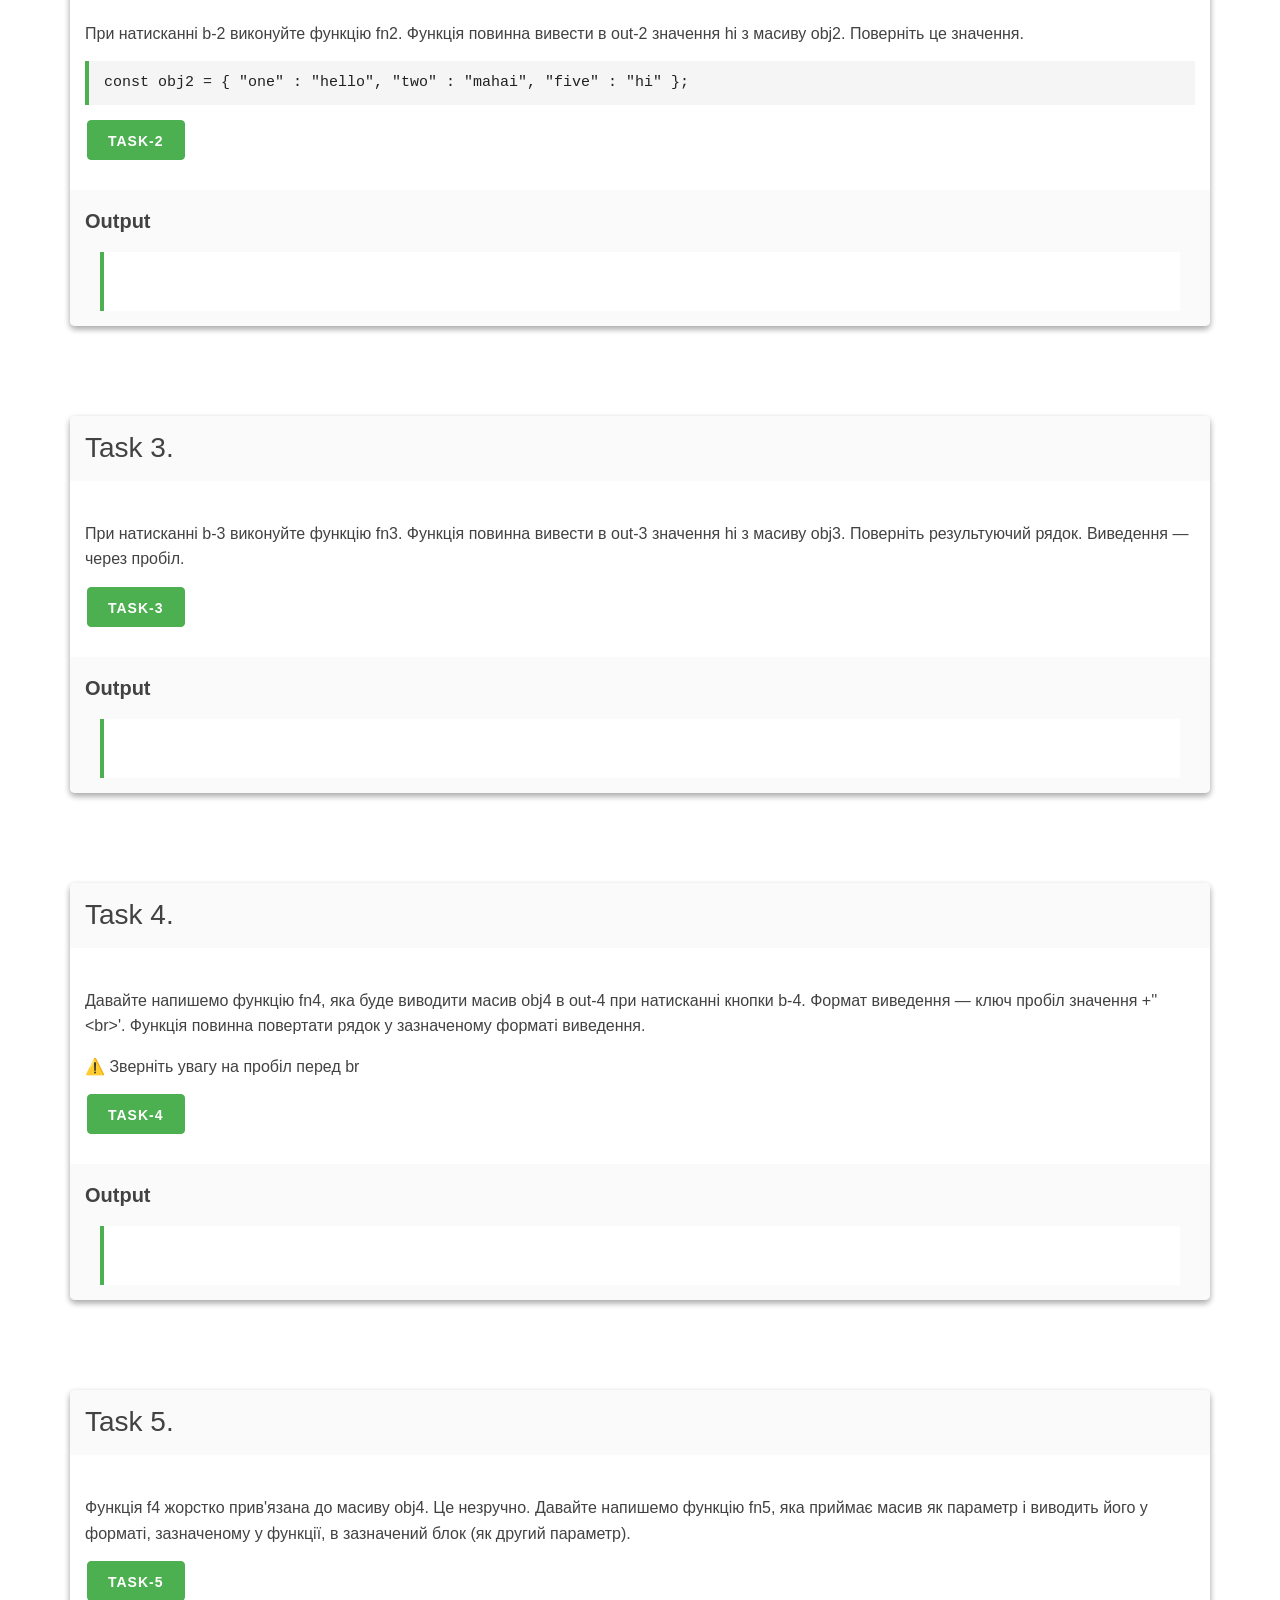
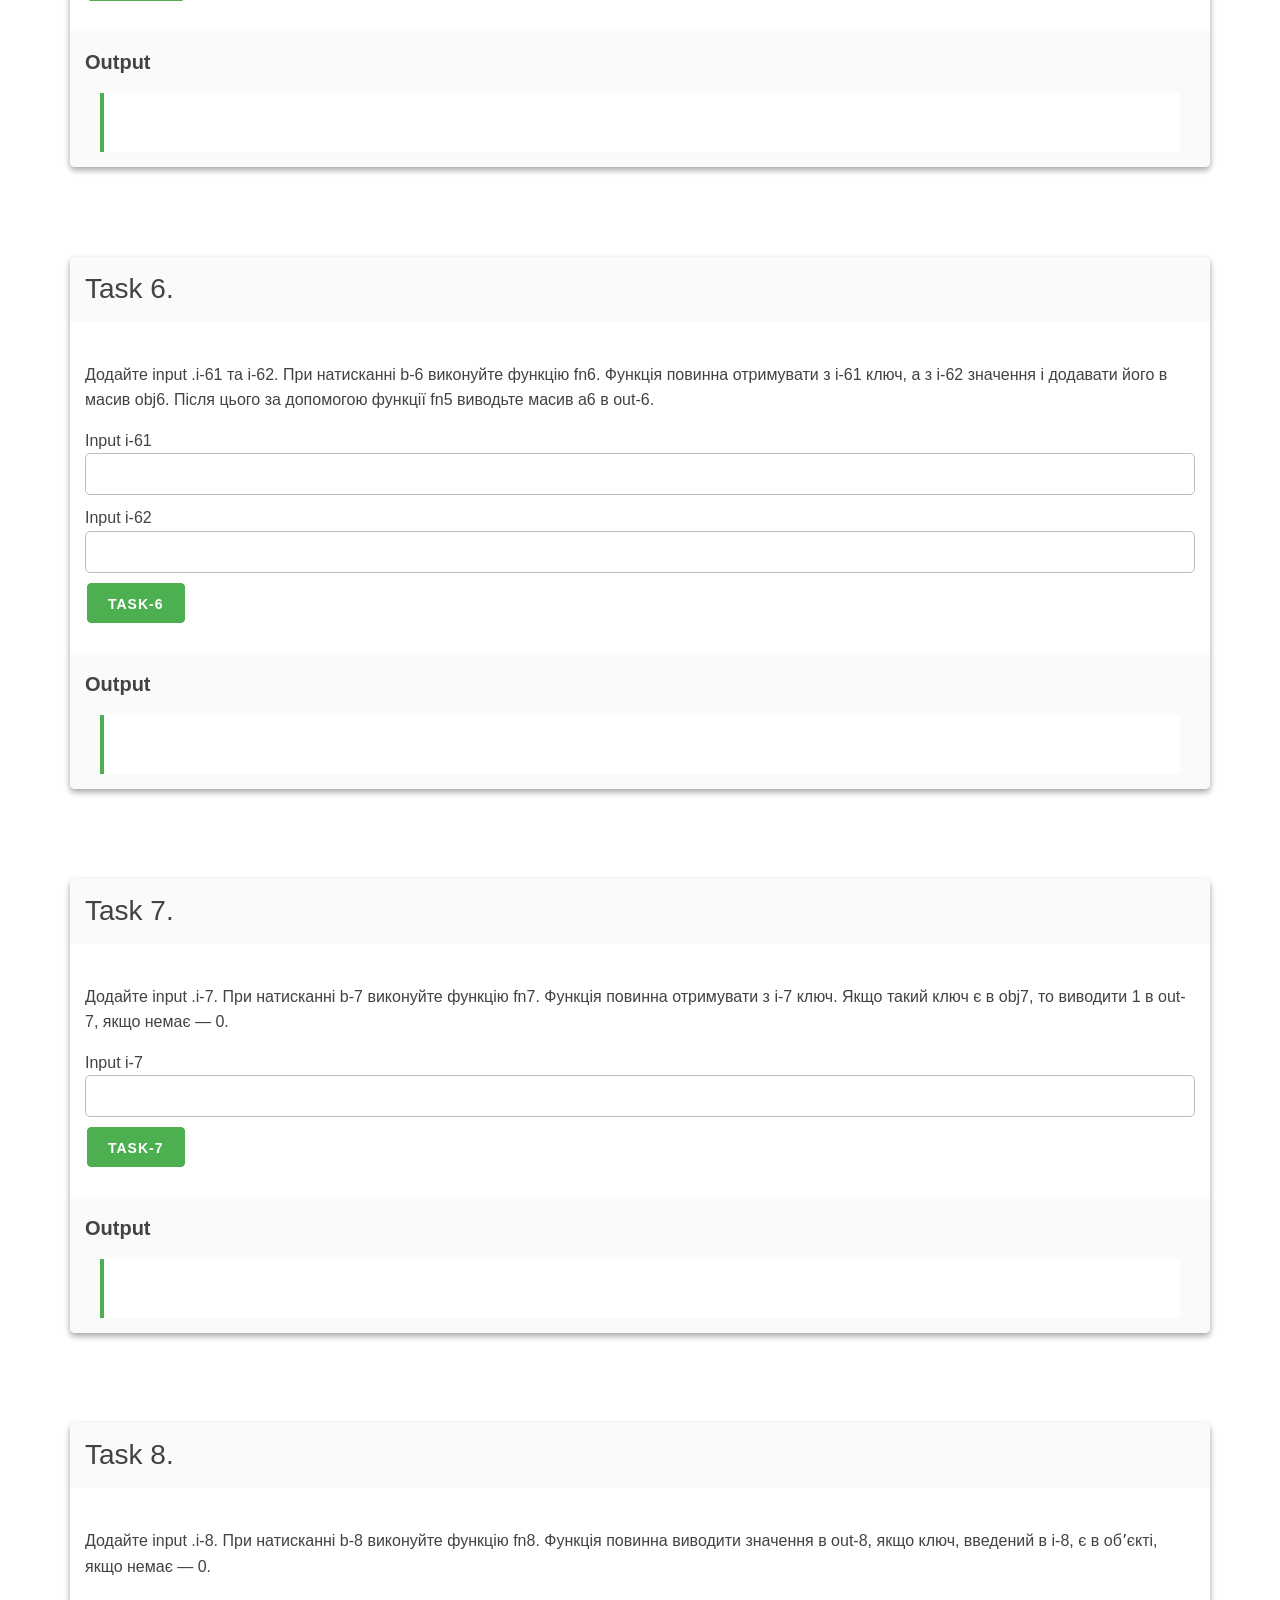
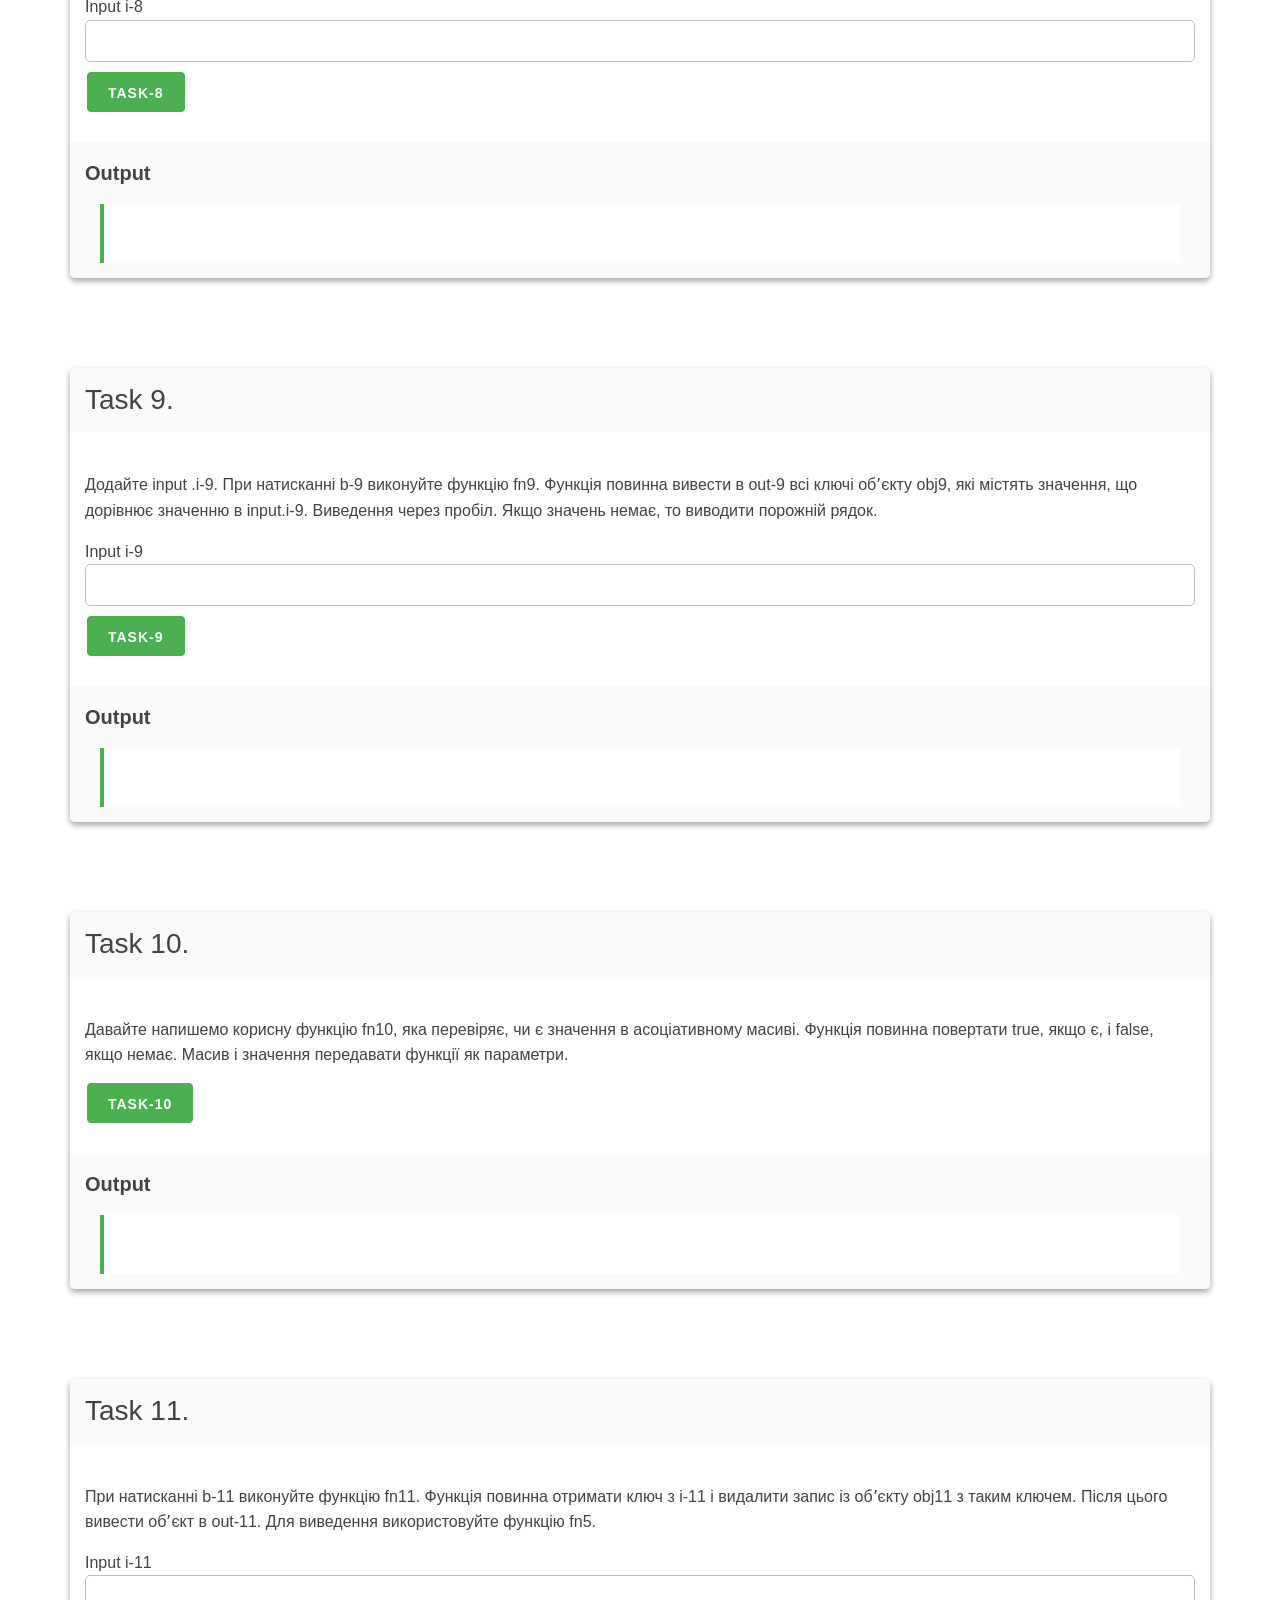
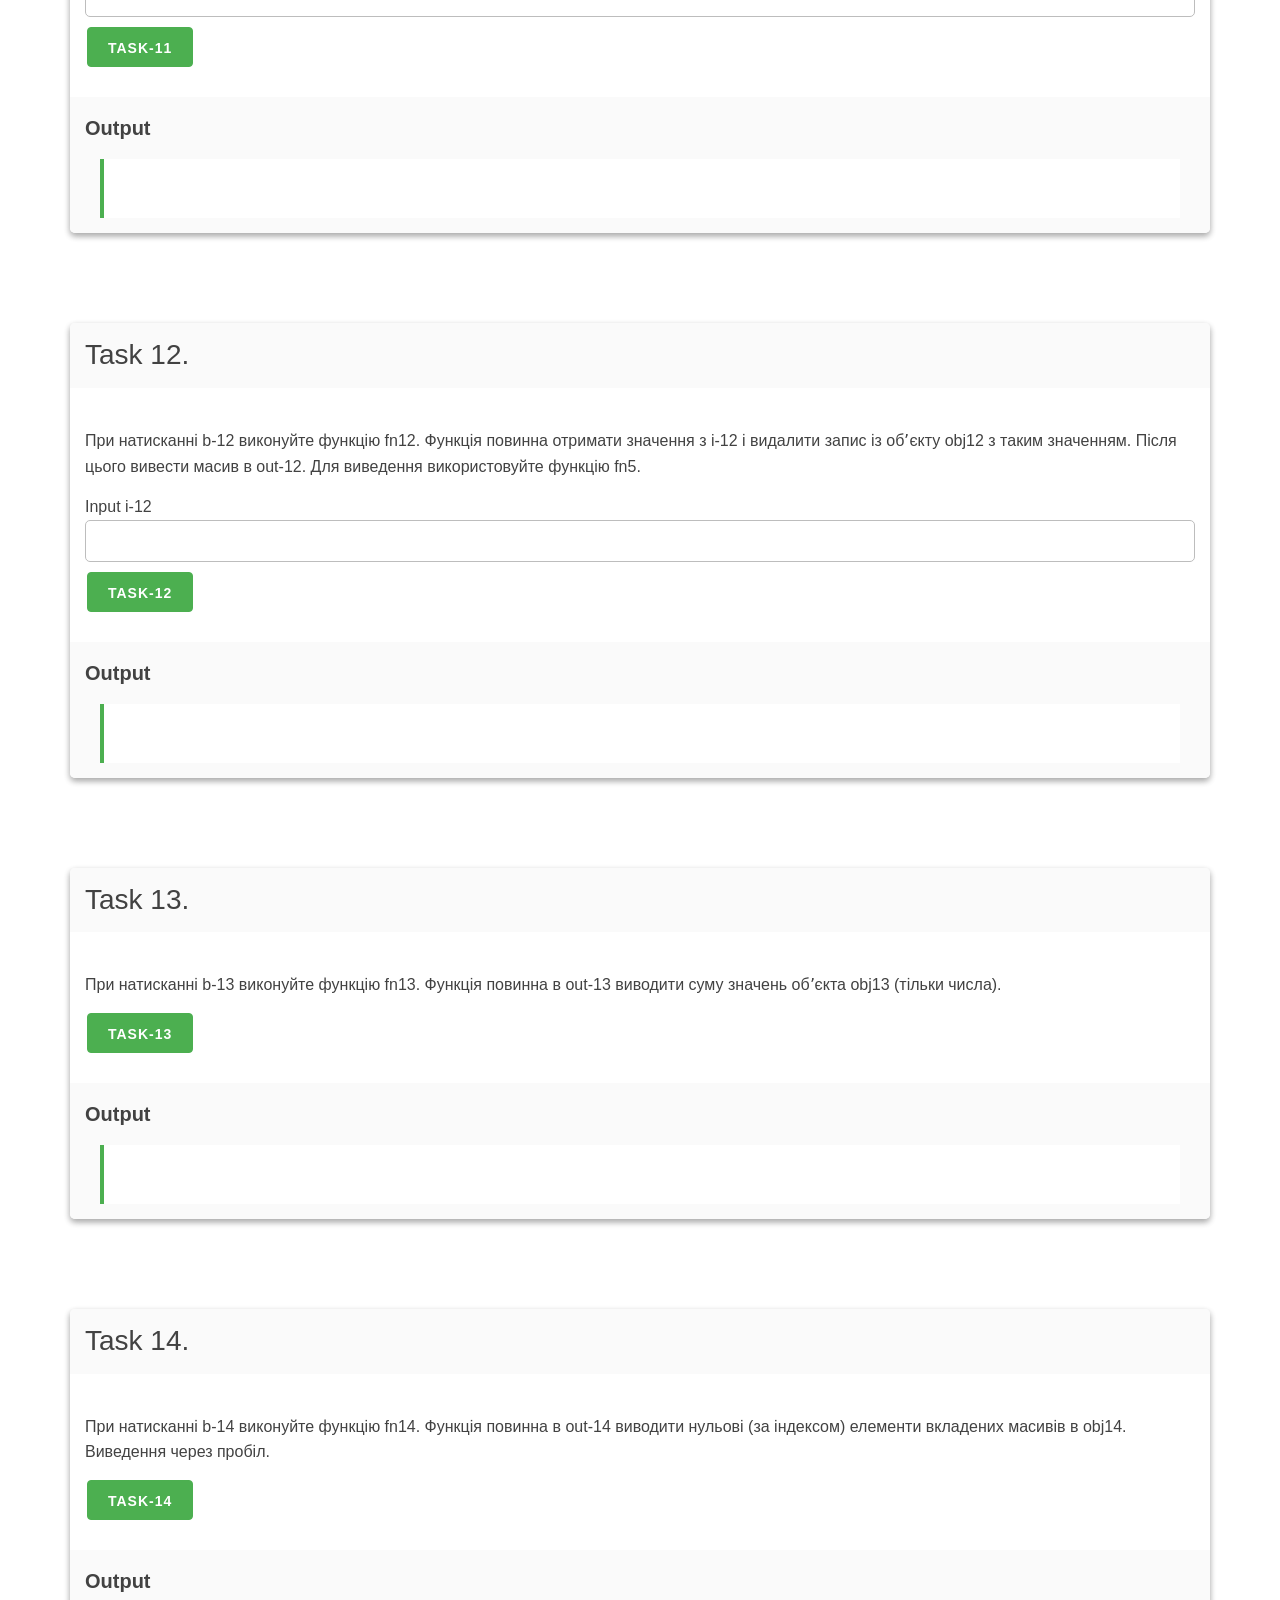
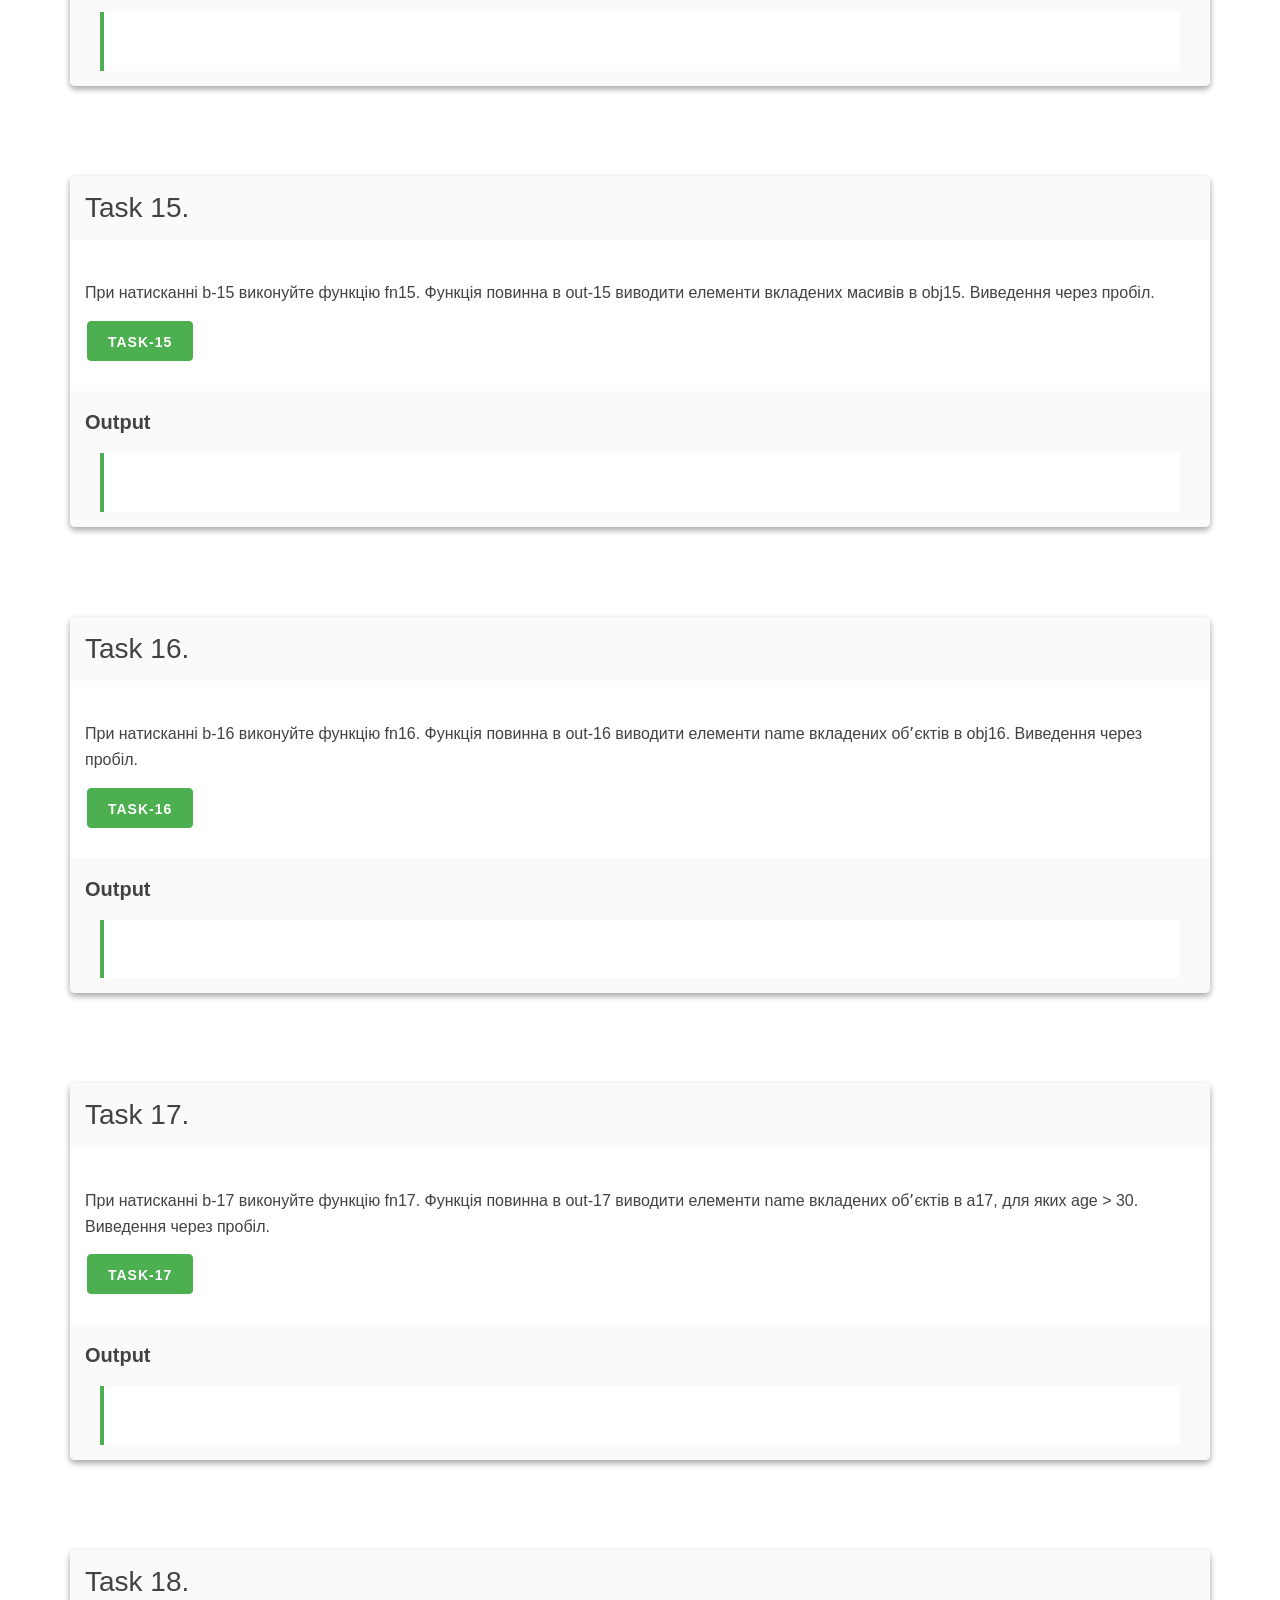
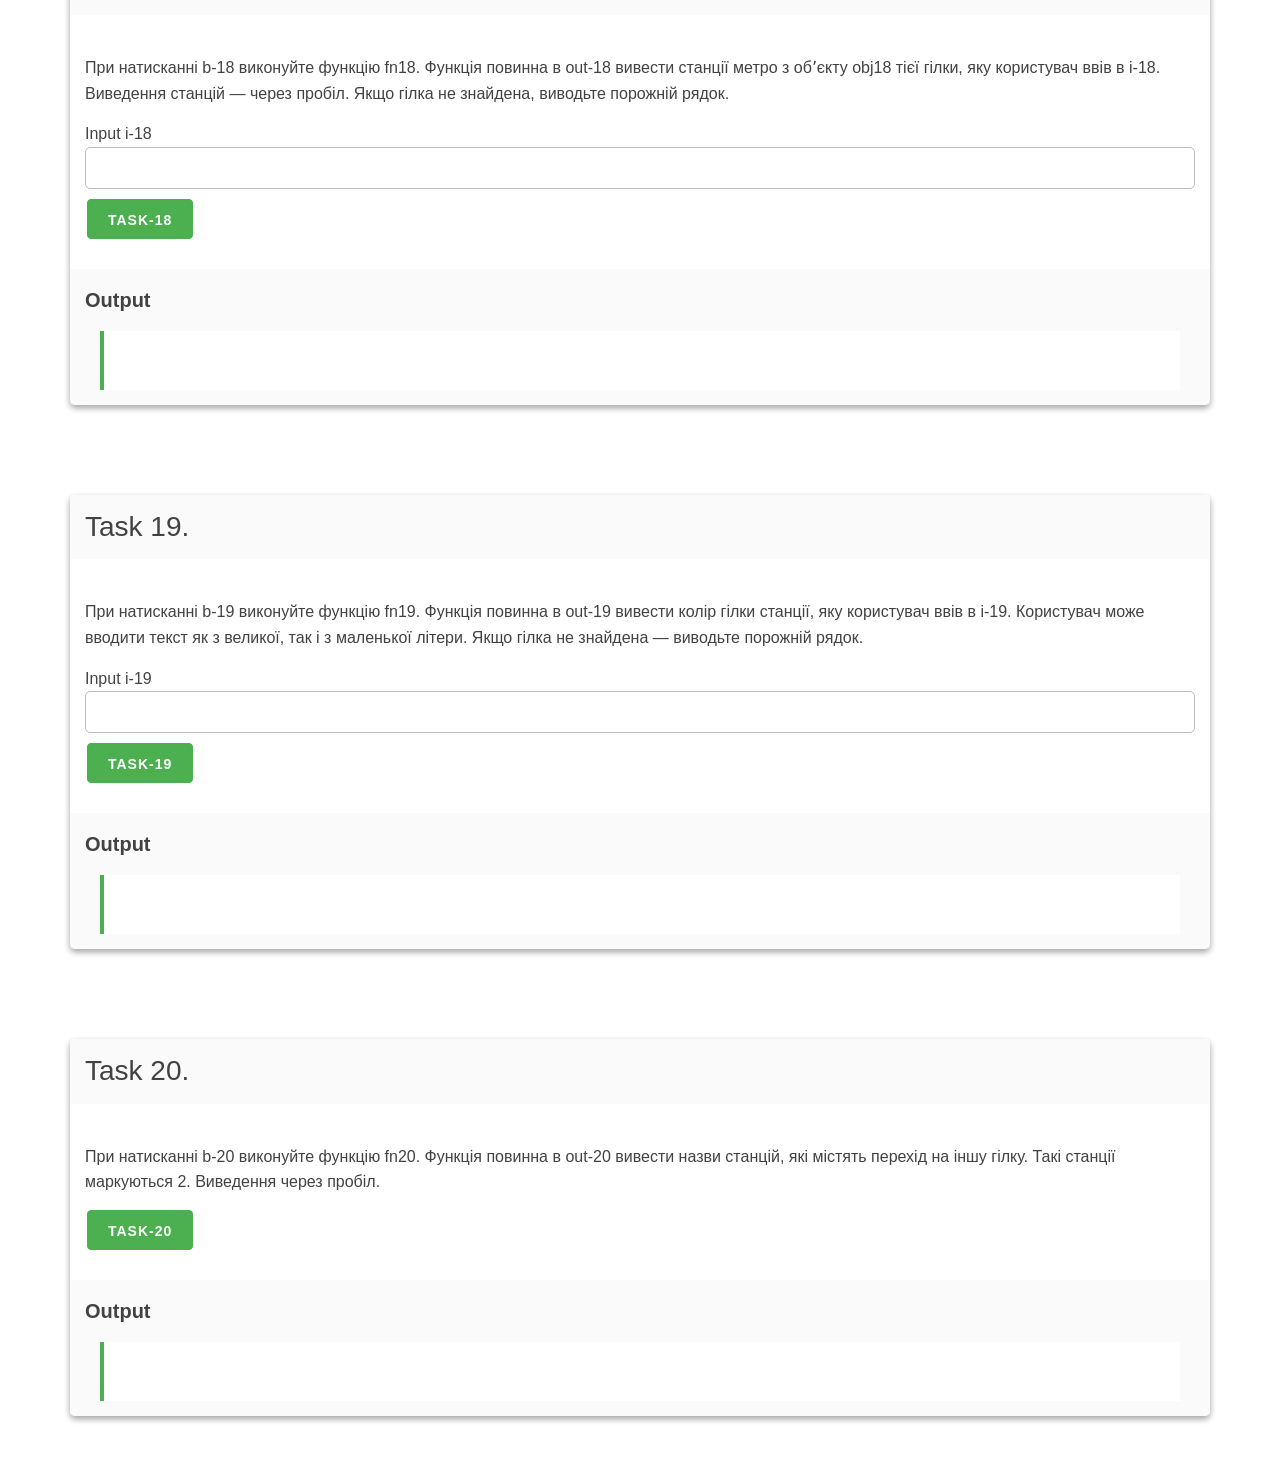
<file: module-04/lesson-01/index.html>
<!doctype html>
<html lang="en">
  <head>
    <meta charset="UTF-8" />
    <meta name="viewport" content="width=device-width, initial-scale=1.0" />
    <title>Module 04. Lesson 01</title>
    <link
      rel="icon"
      type="image/png"
      href="../../assets/favicon/favicon-96x96.png"
      sizes="96x96"
    />
    <link
      rel="icon"
      type="image/svg+xml"
      href="../../assets/favicon/favicon.svg"
    />
    <link rel="shortcut icon" href="../../assets/favicon/favicon.ico" />
    <link
      rel="apple-touch-icon"
      sizes="180x180"
      href="../../assets/favicon/apple-touch-icon.png"
    />
    <link rel="manifest" href="../../assets/favicon/site.webmanifest" />
    <link rel="stylesheet" href="../../assets/mustard-ui.min.css" />
    <link rel="stylesheet" href="../../assets/styles.css" />
  </head>
  <body>
    <header>
      <div class="container container-small">
        <h1 class="title">Module 03. Lesson 02</h1>
        <h2 class="subtitle">
          Click on the down arrow and go to the problem solving
        </h2>
        <h3 class="subtitle">Happy coding 👨‍💻</h3>
        <a class="scroll-down" href="#start"></a>
      </div>
    </header>

    <main class="container">
      <!-- Task 1 -->
      <section>
        <div class="panel">
          <div class="panel-head">
            <p class="panel-title">Task 1.</p>
          </div>
          <div class="panel-body">
            <p>
              При натисканні b-1 виконуйте функцію fn1. Функція повинна вивести
              в out-1 значення, збережене під ключем two з масиву obj1.
              Поверніть це значення.
            </p>
            <pre>
const obj1 = {
"one" : 15,
"two" : 16,
"five" : 20
};
</pre
            >
            <button class="button-primary b-1">Task-1</button>
          </div>
          <div class="panel-footer">
            <h6>Output</h6>
            <blockquote>
              <div class="out-1"></div>
            </blockquote>
          </div>
        </div>
      </section>

      <!-- Task 2 -->
      <section>
        <div class="panel">
          <div class="panel-head">
            <p class="panel-title">Task 2.</p>
          </div>
          <div class="panel-body">
            <p>
              При натисканні b-2 виконуйте функцію fn2. Функція повинна вивести
              в out-2 значення hi з масиву obj2. Поверніть це значення.
            </p>
            <pre>
    const obj2 = {
"one" : "hello",
"two" : "mahai",
"five" : "hi"
};
</pre
            >
            <button class="button-primary b-2">Task-2</button>
          </div>
          <div class="panel-footer">
            <h6>Output</h6>
            <blockquote>
              <div class="out-2"></div>
            </blockquote>
          </div>
        </div>
      </section>

      <!-- Task 3 -->
      <section>
        <div class="panel">
          <div class="panel-head">
            <p class="panel-title">Task 3.</p>
          </div>
          <div class="panel-body">
            <p>
              При натисканні b-3 виконуйте функцію fn3. Функція повинна вивести
              в out-3 значення hi з масиву obj3. Поверніть результуючий рядок.
              Виведення — через пробіл.
            </p>
            <button class="button-primary b-3">Task-3</button>
          </div>
          <div class="panel-footer">
            <h6>Output</h6>
            <blockquote>
              <div class="out-3"></div>
            </blockquote>
          </div>
        </div>
      </section>

      <!-- Task 4 -->
      <section>
        <div class="panel">
          <div class="panel-head">
            <p class="panel-title">Task 4.</p>
          </div>
          <div class="panel-body">
            <p>
              Давайте напишемо функцію fn4, яка буде виводити масив obj4 в out-4
              при натисканні кнопки b-4. Формат виведення — ключ пробіл значення
              +'&#x27; &#x3C;br&#x3E;'. Функція повинна повертати рядок у
              зазначеному форматі виведення.
            </p>
            <p>⚠️ Зверніть увагу на пробіл перед br</p>
            <button class="button-primary b-4">Task-4</button>
          </div>
          <div class="panel-footer">
            <h6>Output</h6>
            <blockquote>
              <div class="out-4"></div>
            </blockquote>
          </div>
        </div>
      </section>

      <!-- Task 5 -->
      <section>
        <div class="panel">
          <div class="panel-head">
            <p class="panel-title">Task 5.</p>
          </div>
          <div class="panel-body">
            <p>
              Функція f4 жорстко прив'язана до масиву obj4. Це незручно. Давайте
              напишемо функцію fn5, яка приймає масив як параметр і виводить
              його у форматі, зазначеному у функції, в зазначений блок (як
              другий параметр).
            </p>
            <button class="button-primary b-5">Task-5</button>
          </div>
          <div class="panel-footer">
            <h6>Output</h6>
            <blockquote>
              <div class="out-5"></div>
            </blockquote>
          </div>
        </div>
      </section>

      <!-- Task 6 -->
      <section>
        <div class="panel">
          <div class="panel-head">
            <p class="panel-title">Task 6.</p>
          </div>
          <div class="panel-body">
            <p>
              Додайте input .i-61 та i-62. При натисканні b-6 виконуйте функцію
              fn6. Функція повинна отримувати з i-61 ключ, а з i-62 значення і
              додавати його в масив obj6. Після цього за допомогою функції fn5
              виводьте масив a6 в out-6.
            </p>
            <div class="form-control">
              Input i-61 <input type="text" class="i-61" />
            </div>
            <div class="form-control">
              Input i-62 <input type="text" class="i-62" />
            </div>
            <button class="button-primary b-6">Task-6</button>
          </div>
          <div class="panel-footer">
            <h6>Output</h6>
            <blockquote>
              <div class="out-6"></div>
            </blockquote>
          </div>
        </div>
      </section>

      <!-- Task 7 -->
      <section>
        <div class="panel">
          <div class="panel-head">
            <p class="panel-title">Task 7.</p>
          </div>
          <div class="panel-body">
            <p>
              Додайте input .i-7. При натисканні b-7 виконуйте функцію fn7.
              Функція повинна отримувати з i-7 ключ. Якщо такий ключ є в obj7,
              то виводити 1 в out-7, якщо немає — 0.
            </p>
            <div class="form-control">
              Input i-7 <input type="text" class="i-7" />
            </div>
            <button class="button-primary b-7">Task-7</button>
          </div>
          <div class="panel-footer">
            <h6>Output</h6>
            <blockquote>
              <div class="out-7"></div>
            </blockquote>
          </div>
        </div>
      </section>

      <!-- Task 8 -->
      <section>
        <div class="panel">
          <div class="panel-head">
            <p class="panel-title">Task 8.</p>
          </div>
          <div class="panel-body">
            <p>
              Додайте input .i-8. При натисканні b-8 виконуйте функцію fn8.
              Функція повинна виводити значення в out-8, якщо ключ, введений в
              i-8, є в обʼєкті, якщо немає — 0.
            </p>
            <div class="form-control">
              Input i-8 <input type="text" class="i-8" />
            </div>
            <button class="button-primary b-8">Task-8</button>
          </div>
          <div class="panel-footer">
            <h6>Output</h6>
            <blockquote>
              <div class="out-8"></div>
            </blockquote>
          </div>
        </div>
      </section>

      <!-- Task 9 -->
      <section>
        <div class="panel">
          <div class="panel-head">
            <p class="panel-title">Task 9.</p>
          </div>
          <div class="panel-body">
            <p>
              Додайте input .i-9. При натисканні b-9 виконуйте функцію fn9.
              Функція повинна вивести в out-9 всі ключі обʼєкту obj9, які
              містять значення, що дорівнює значенню в input.i-9. Виведення
              через пробіл. Якщо значень немає, то виводити порожній рядок.
            </p>
            <div class="form-control">
              Input i-9 <input type="text" class="i-9" />
            </div>
            <button class="button-primary b-9">Task-9</button>
          </div>
          <div class="panel-footer">
            <h6>Output</h6>
            <blockquote>
              <div class="out-9"></div>
            </blockquote>
          </div>
        </div>
      </section>

      <!-- Task 10 -->
      <section>
        <div class="panel">
          <div class="panel-head">
            <p class="panel-title">Task 10.</p>
          </div>
          <div class="panel-body">
            <p>
              Давайте напишемо корисну функцію fn10, яка перевіряє, чи є
              значення в асоціативному масиві. Функція повинна повертати true,
              якщо є, і false, якщо немає. Масив і значення передавати функції
              як параметри.
            </p>
            <button class="button-primary b-10">Task-10</button>
          </div>
          <div class="panel-footer">
            <h6>Output</h6>
            <blockquote>
              <div class="out-10"></div>
            </blockquote>
          </div>
        </div>
      </section>

      <!-- Task 11 -->
      <section>
        <div class="panel">
          <div class="panel-head">
            <p class="panel-title">Task 11.</p>
          </div>
          <div class="panel-body">
            <p>
              При натисканні b-11 виконуйте функцію fn11. Функція повинна
              отримати ключ з i-11 і видалити запис із обʼєкту obj11 з таким
              ключем. Після цього вивести обʼєкт в out-11. Для виведення
              використовуйте функцію fn5.
            </p>
            <div class="form-control">
              Input i-11 <input type="text" class="i-11" />
            </div>
            <button class="button-primary b-11">Task-11</button>
          </div>
          <div class="panel-footer">
            <h6>Output</h6>
            <blockquote>
              <div class="out-11"></div>
            </blockquote>
          </div>
        </div>
      </section>

      <!-- Task 12 -->
      <section>
        <div class="panel">
          <div class="panel-head">
            <p class="panel-title">Task 12.</p>
          </div>
          <div class="panel-body">
            <p>
              При натисканні b-12 виконуйте функцію fn12. Функція повинна
              отримати значення з i-12 і видалити запис із обʼєкту obj12 з таким
              значенням. Після цього вивести масив в out-12. Для виведення
              використовуйте функцію fn5.
            </p>
            <div class="form-control">
              Input i-12 <input type="text" class="i-12" />
            </div>
            <button class="button-primary b-12">Task-12</button>
          </div>
          <div class="panel-footer">
            <h6>Output</h6>
            <blockquote>
              <div class="out-12"></div>
            </blockquote>
          </div>
        </div>
      </section>

      <!-- Task 13 -->
      <section>
        <div class="panel">
          <div class="panel-head">
            <p class="panel-title">Task 13.</p>
          </div>
          <div class="panel-body">
            <p>
              При натисканні b-13 виконуйте функцію fn13. Функція повинна в
              out-13 виводити суму значень обʼєкта obj13 (тільки числа).
            </p>
            <button class="button-primary b-13">Task-13</button>
          </div>
          <div class="panel-footer">
            <h6>Output</h6>
            <blockquote>
              <div class="out-13"></div>
            </blockquote>
          </div>
        </div>
      </section>

      <!-- Task 14 -->
      <section>
        <div class="panel">
          <div class="panel-head">
            <p class="panel-title">Task 14.</p>
          </div>
          <div class="panel-body">
            <p>
              При натисканні b-14 виконуйте функцію fn14. Функція повинна в
              out-14 виводити нульові (за індексом) елементи вкладених масивів в
              obj14. Виведення через пробіл.
            </p>
            <button class="button-primary b-14">Task-14</button>
          </div>
          <div class="panel-footer">
            <h6>Output</h6>
            <blockquote>
              <div class="out-14"></div>
            </blockquote>
          </div>
        </div>
      </section>

      <!-- Task 15 -->
      <section>
        <div class="panel">
          <div class="panel-head">
            <p class="panel-title">Task 15.</p>
          </div>
          <div class="panel-body">
            <p>
              При натисканні b-15 виконуйте функцію fn15. Функція повинна в
              out-15 виводити елементи вкладених масивів в obj15. Виведення
              через пробіл.
            </p>
            <button class="button-primary b-15">Task-15</button>
          </div>
          <div class="panel-footer">
            <h6>Output</h6>
            <blockquote>
              <div class="out-15"></div>
            </blockquote>
          </div>
        </div>
      </section>

      <!-- Task 16 -->
      <section>
        <div class="panel">
          <div class="panel-head">
            <p class="panel-title">Task 16.</p>
          </div>
          <div class="panel-body">
            <p>
              При натисканні b-16 виконуйте функцію fn16. Функція повинна в
              out-16 виводити елементи name вкладених обʼєктів в obj16.
              Виведення через пробіл.
            </p>
            <button class="button-primary b-16">Task-16</button>
          </div>
          <div class="panel-footer">
            <h6>Output</h6>
            <blockquote>
              <div class="out-16"></div>
            </blockquote>
          </div>
        </div>
      </section>

      <!-- Task 17 -->
      <section>
        <div class="panel">
          <div class="panel-head">
            <p class="panel-title">Task 17.</p>
          </div>
          <div class="panel-body">
            <p>
              При натисканні b-17 виконуйте функцію fn17. Функція повинна в
              out-17 виводити елементи name вкладених обʼєктів в a17, для яких
              age > 30. Виведення через пробіл.
            </p>
            <button class="button-primary b-17">Task-17</button>
          </div>
          <div class="panel-footer">
            <h6>Output</h6>
            <blockquote>
              <div class="out-17"></div>
            </blockquote>
          </div>
        </div>
      </section>

      <!-- Task 18 -->
      <section>
        <div class="panel">
          <div class="panel-head">
            <p class="panel-title">Task 18.</p>
          </div>
          <div class="panel-body">
            <p>
              При натисканні b-18 виконуйте функцію fn18. Функція повинна в
              out-18 вивести станції метро з обʼєкту obj18 тієї гілки, яку
              користувач ввів в i-18. Виведення станцій — через пробіл. Якщо
              гілка не знайдена, виводьте порожній рядок.
            </p>
            <div class="form-control">
              Input i-18 <input type="text" class="i-18" />
            </div>
            <button class="button-primary b-18">Task-18</button>
          </div>
          <div class="panel-footer">
            <h6>Output</h6>
            <blockquote>
              <div class="out-18"></div>
            </blockquote>
          </div>
        </div>
      </section>

      <!-- Task 19 -->
      <section>
        <div class="panel">
          <div class="panel-head">
            <p class="panel-title">Task 19.</p>
          </div>
          <div class="panel-body">
            <p>
              При натисканні b-19 виконуйте функцію fn19. Функція повинна в
              out-19 вивести колір гілки станції, яку користувач ввів в i-19.
              Користувач може вводити текст як з великої, так і з маленької
              літери. Якщо гілка не знайдена — виводьте порожній рядок.
            </p>
            <div class="form-control">
              Input i-19 <input type="text" class="i-19" />
            </div>
            <button class="button-primary b-19">Task-19</button>
          </div>
          <div class="panel-footer">
            <h6>Output</h6>
            <blockquote>
              <div class="out-19"></div>
            </blockquote>
          </div>
        </div>
      </section>

      <!-- Task 20 -->
      <section>
        <div class="panel">
          <div class="panel-head">
            <p class="panel-title">Task 20.</p>
          </div>
          <div class="panel-body">
            <p>
              При натисканні b-20 виконуйте функцію fn20. Функція повинна в
              out-20 вивести назви станцій, які містять перехід на іншу гілку.
              Такі станції маркуються 2. Виведення через пробіл.
            </p>
            <button class="button-primary b-20">Task-20</button>
          </div>
          <div class="panel-footer">
            <h6>Output</h6>
            <blockquote>
              <div class="out-20"></div>
            </blockquote>
          </div>
        </div>
      </section>
    </main>
    <script src="./script.js" defer type="module"></script>
  </body>
</html>
</file>
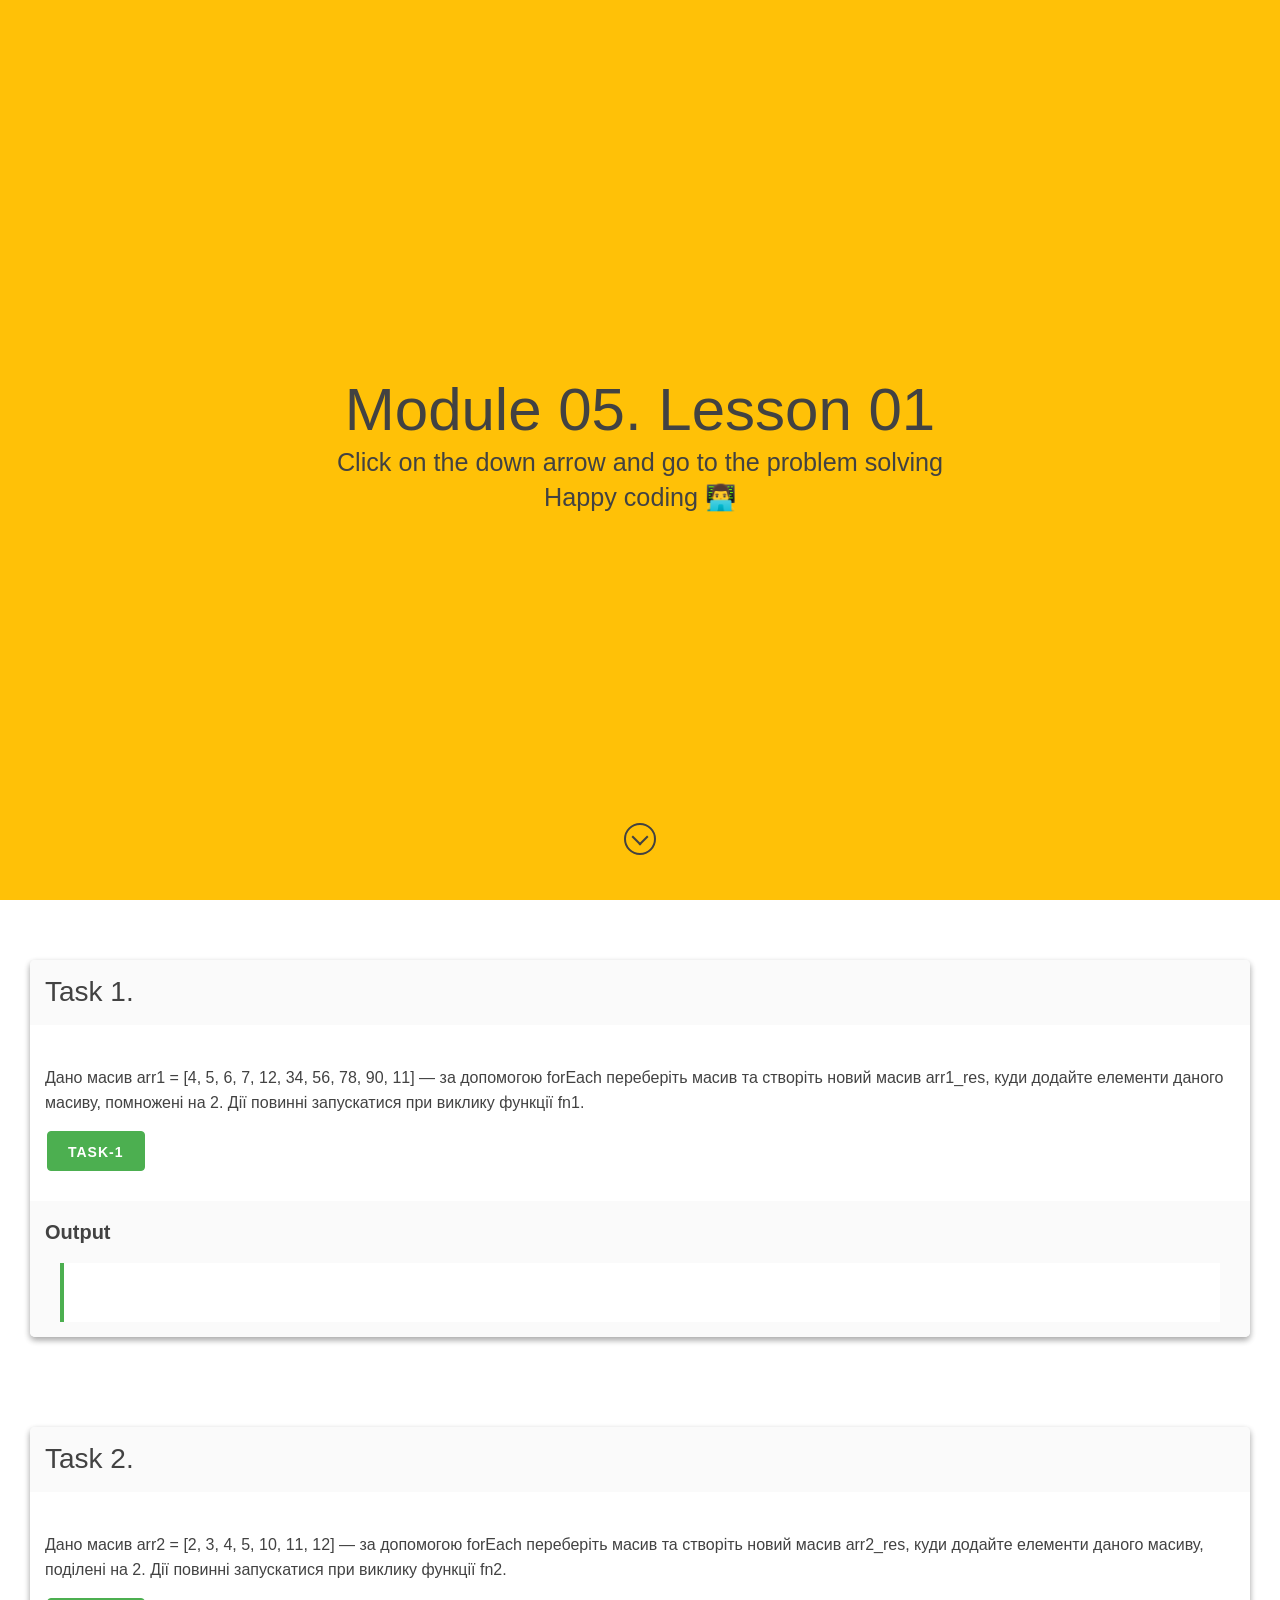
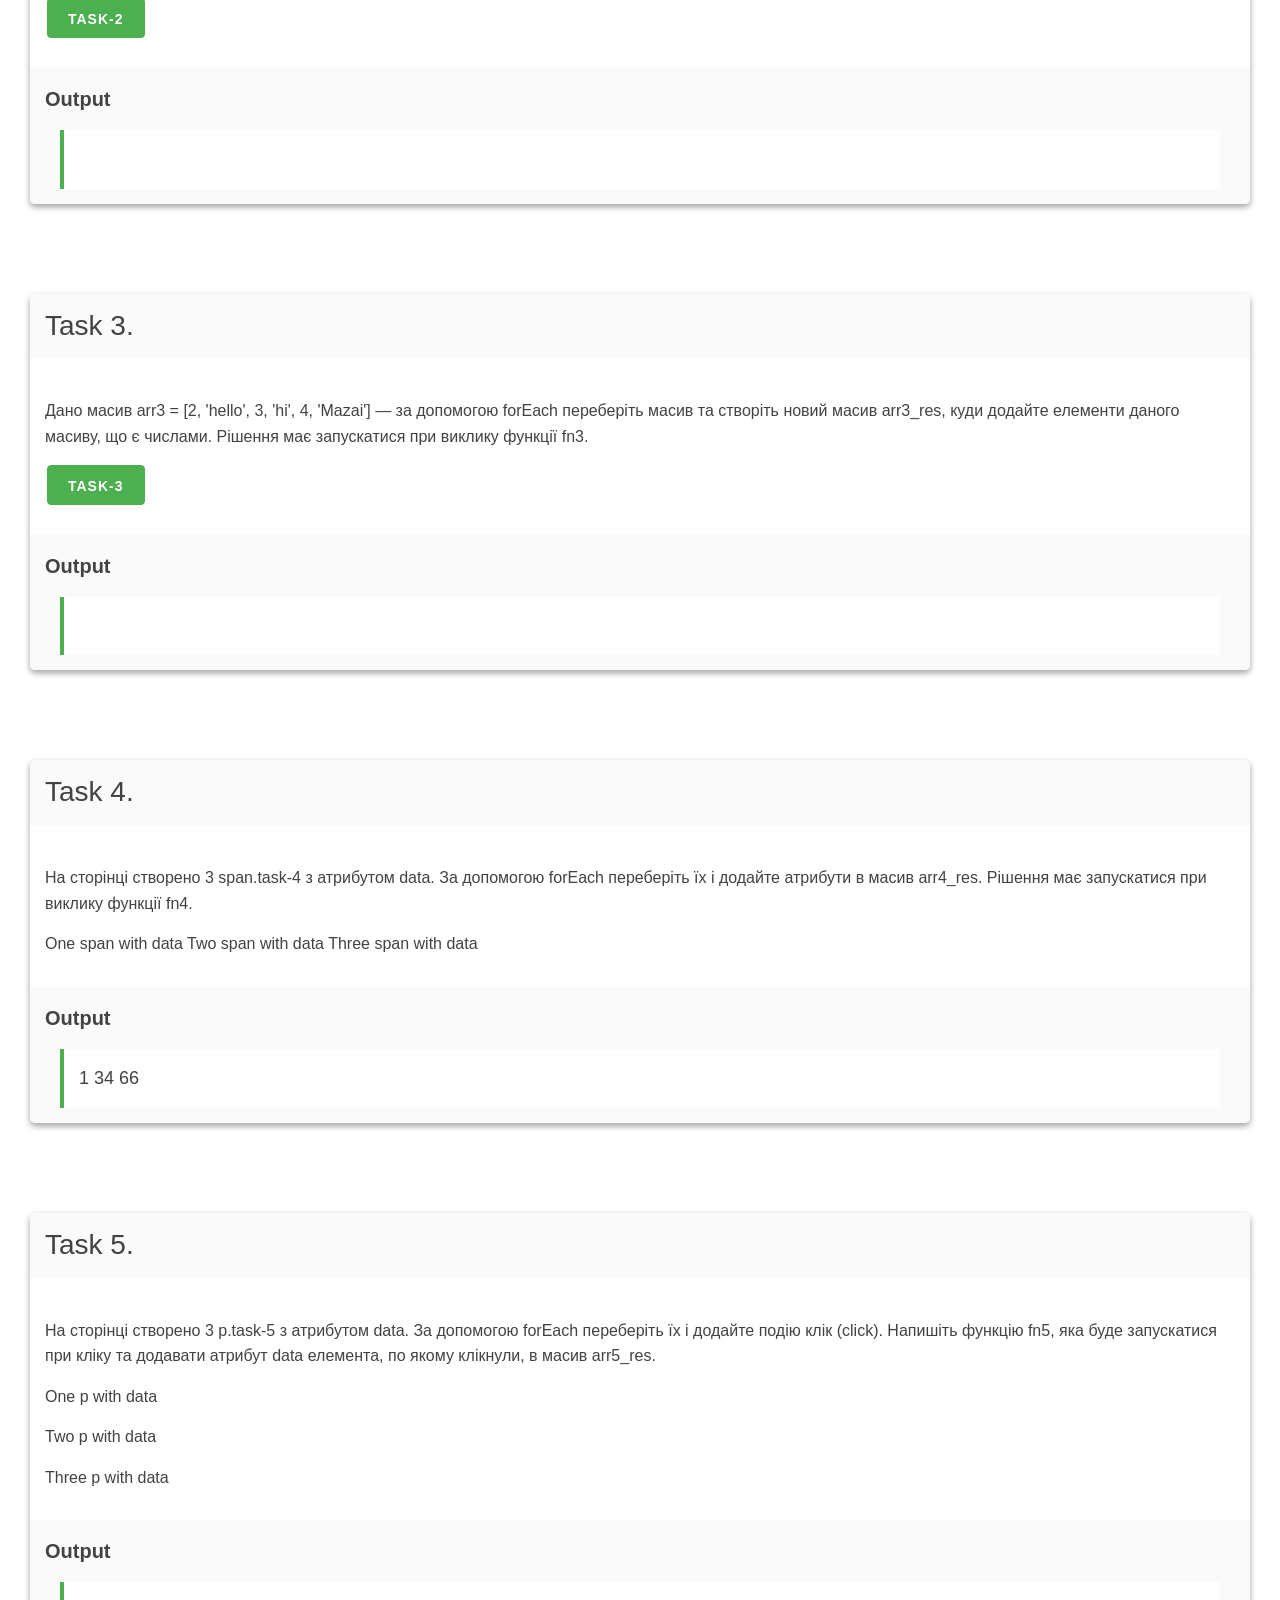
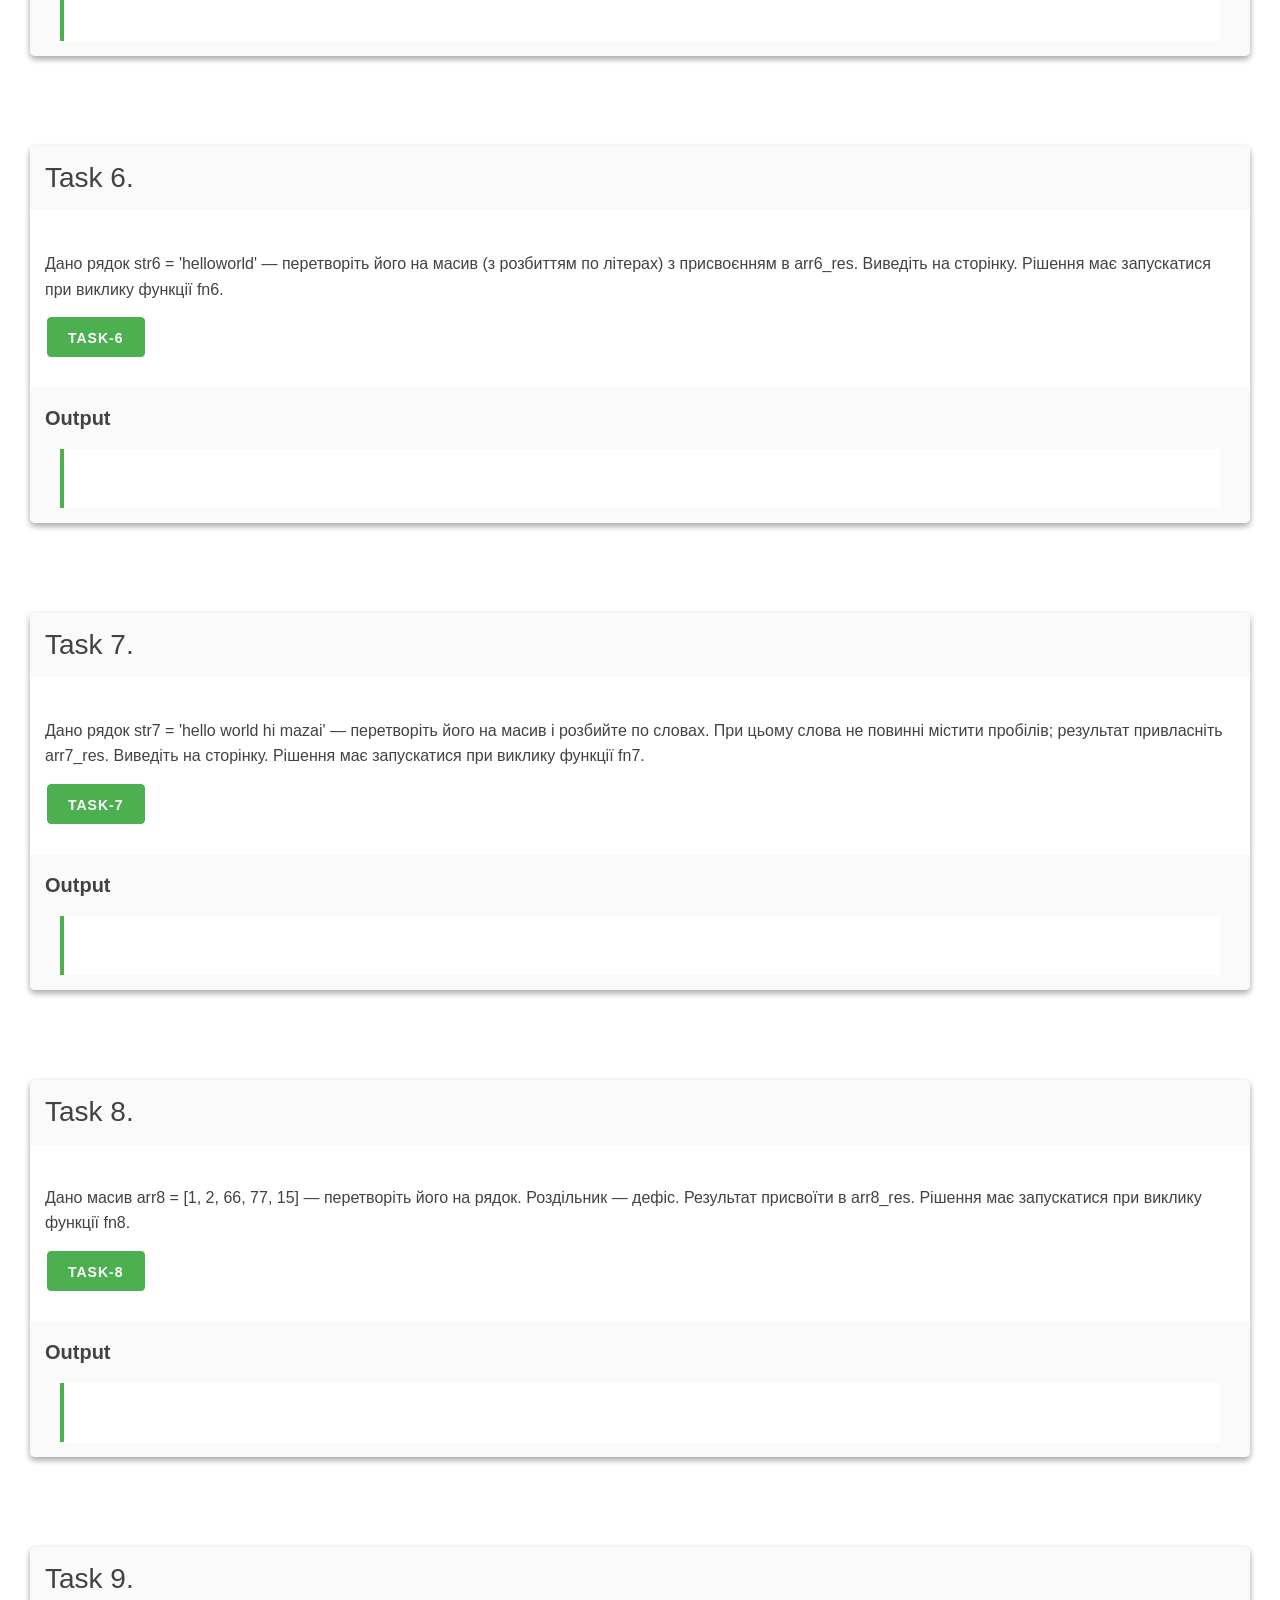
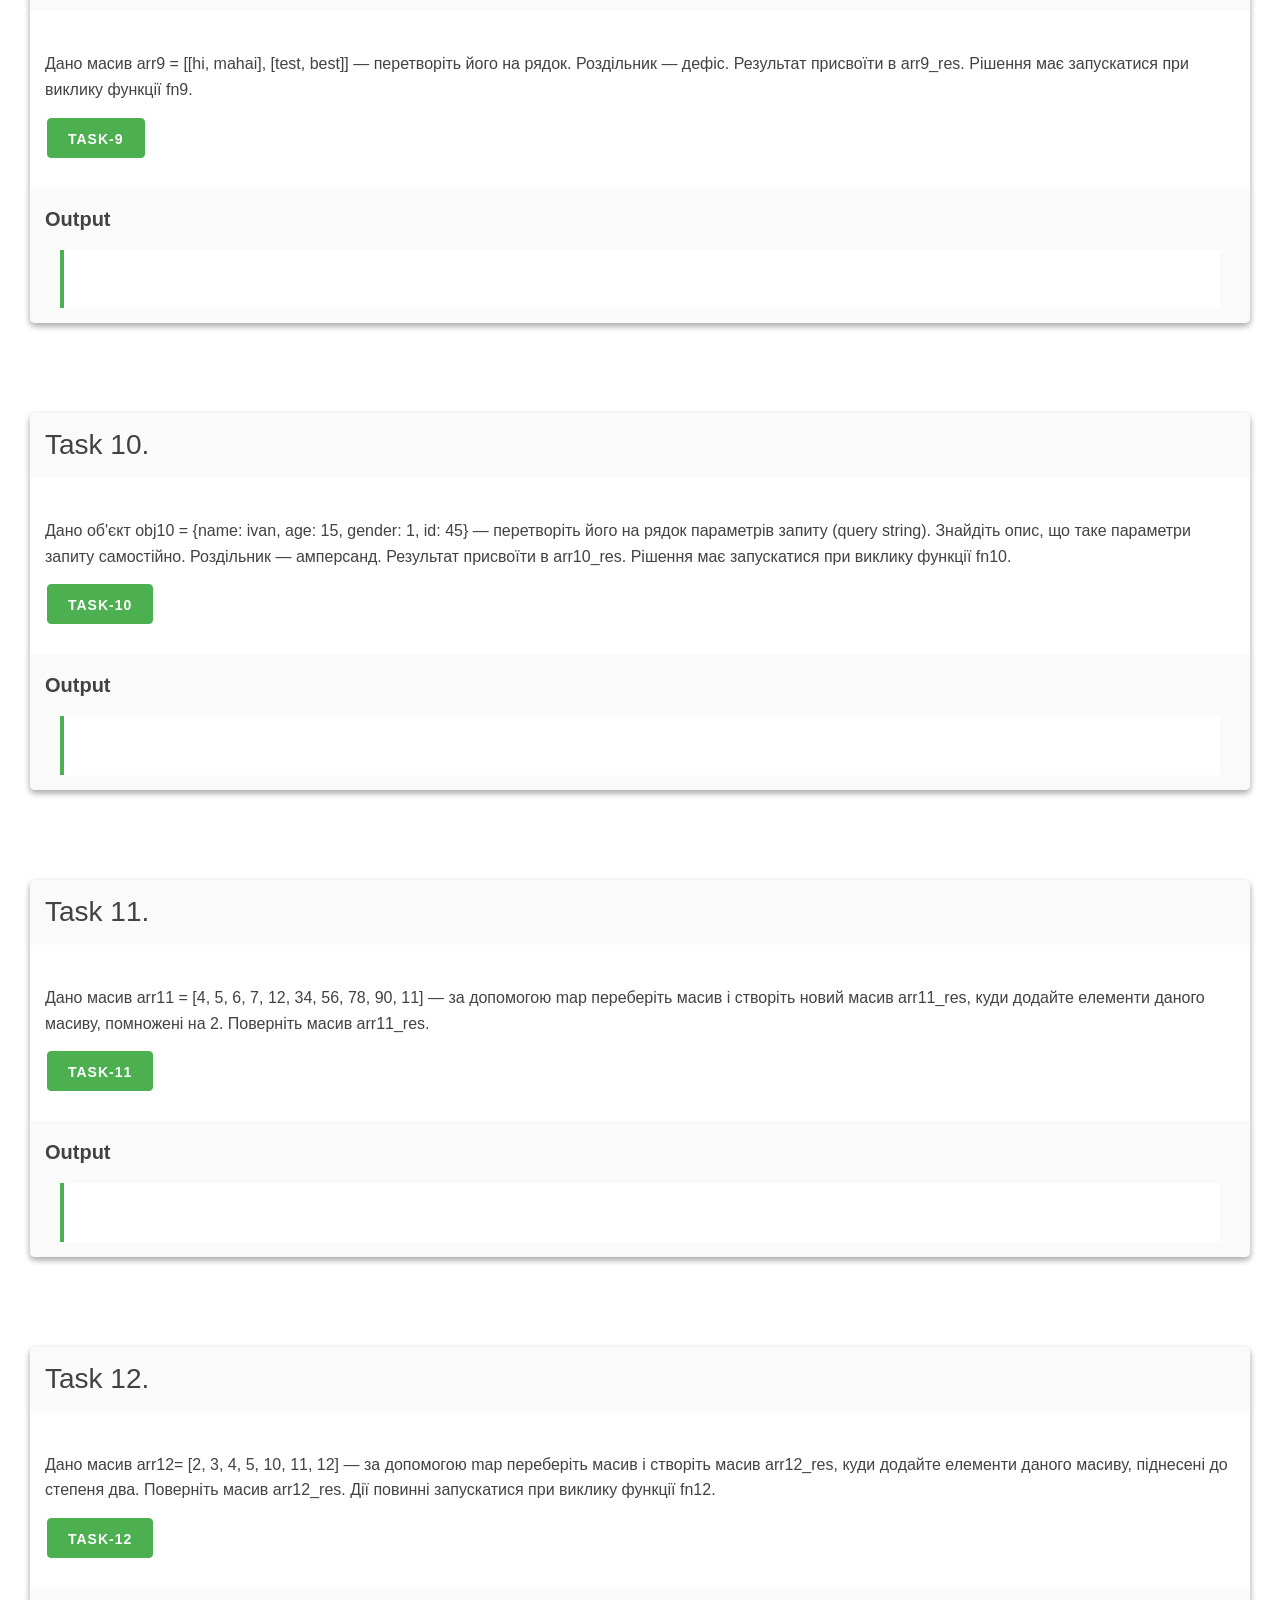
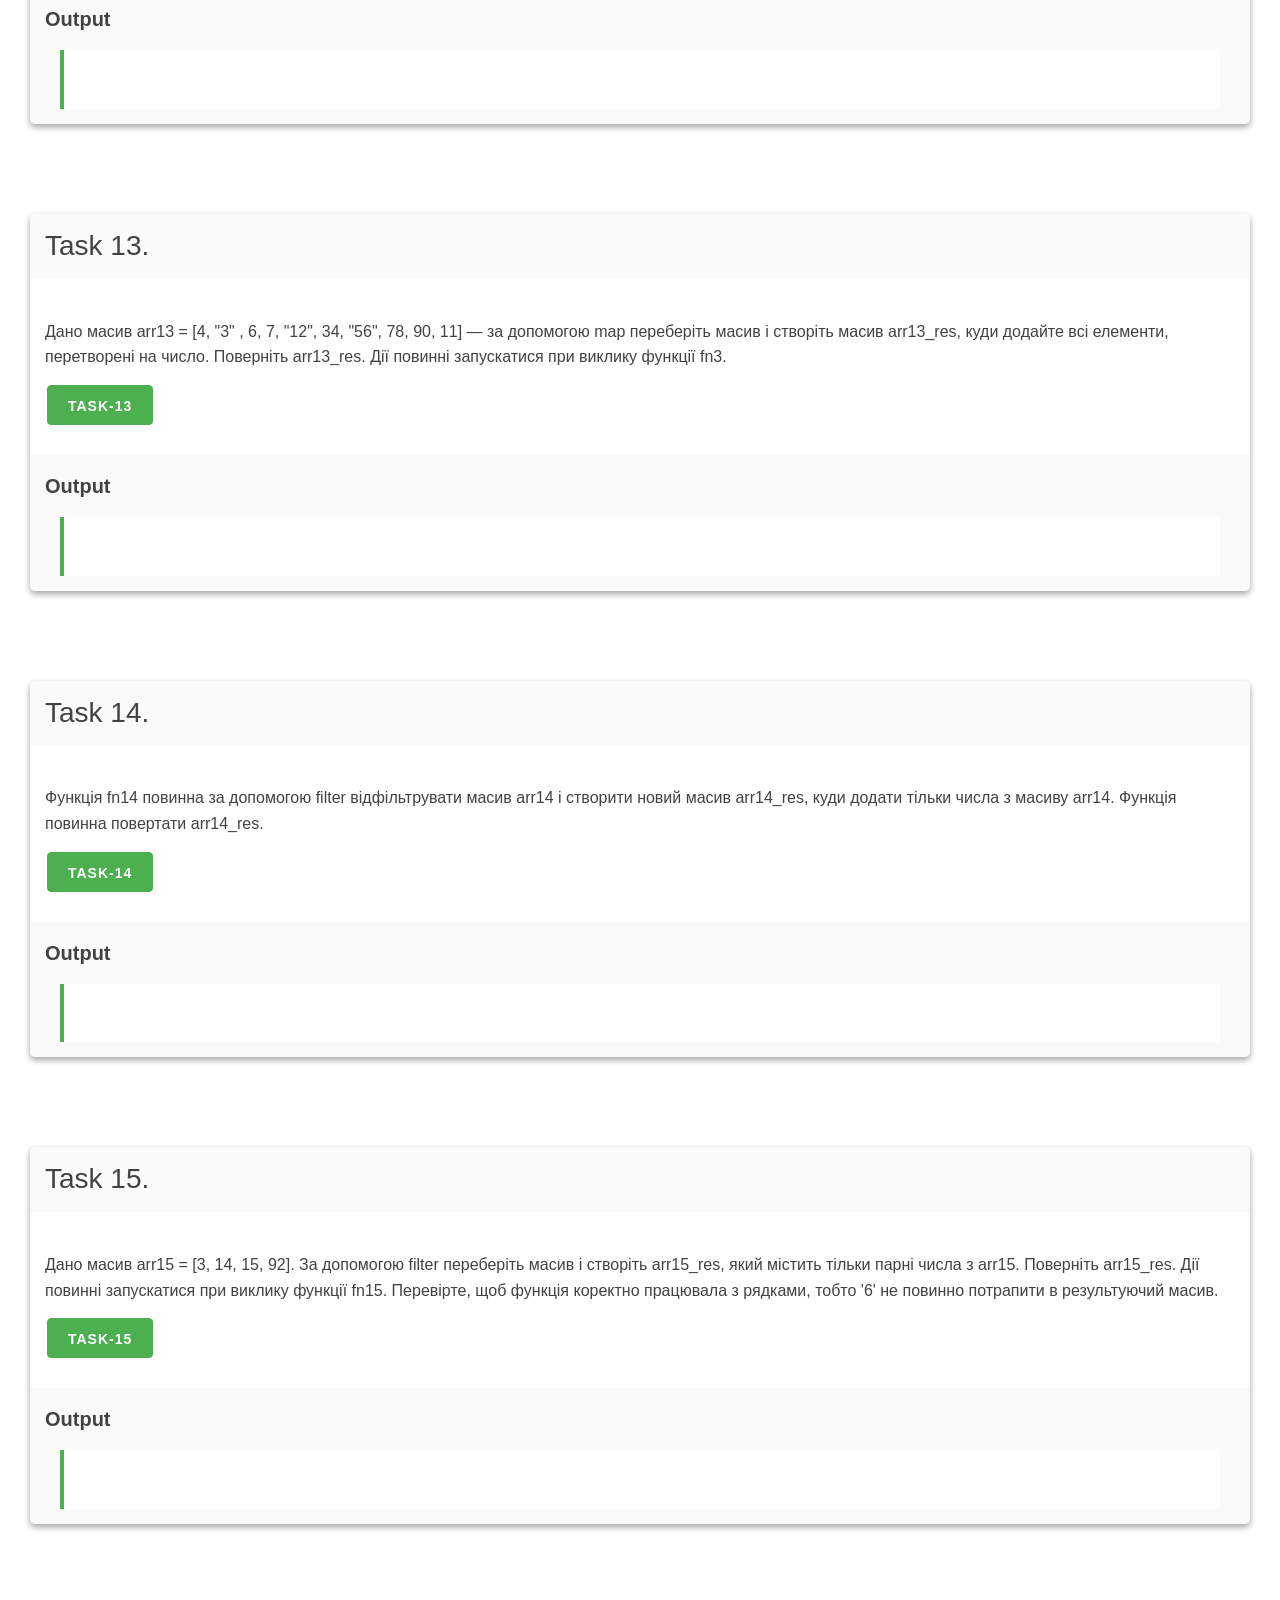
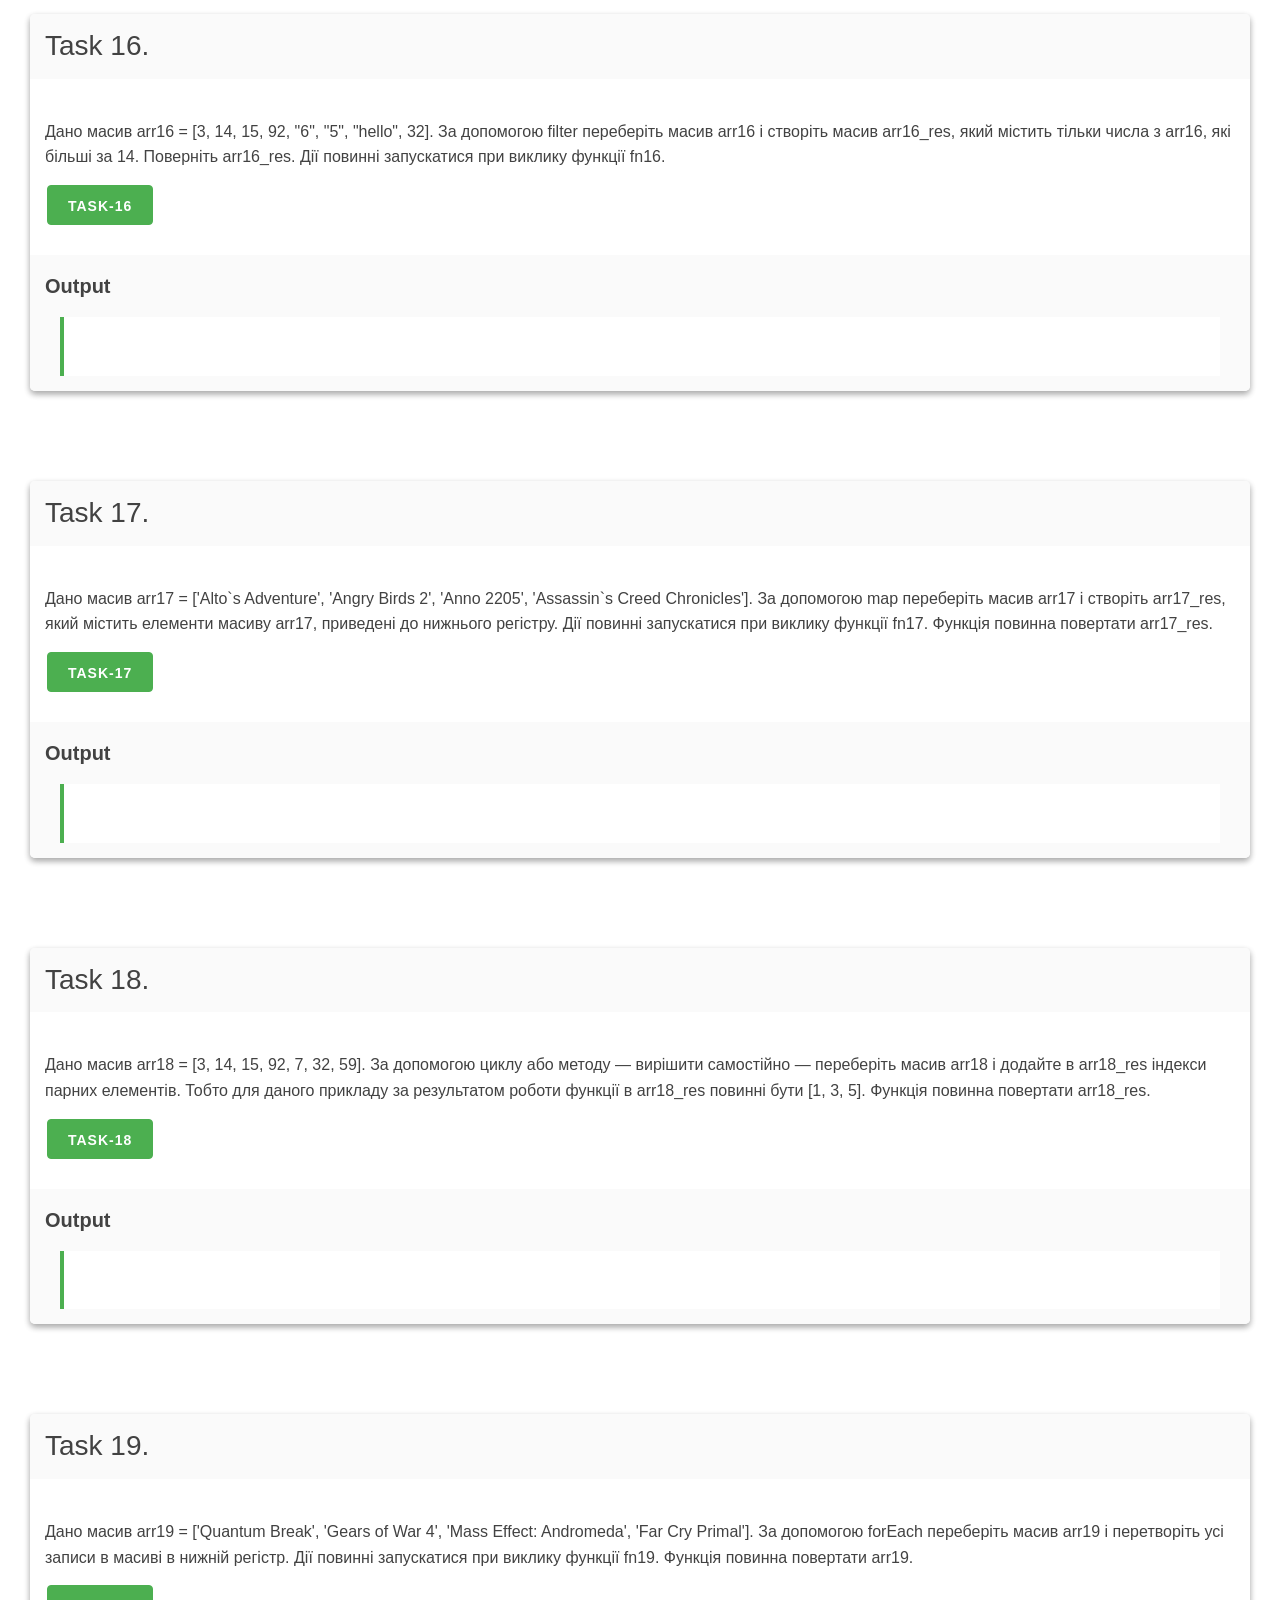
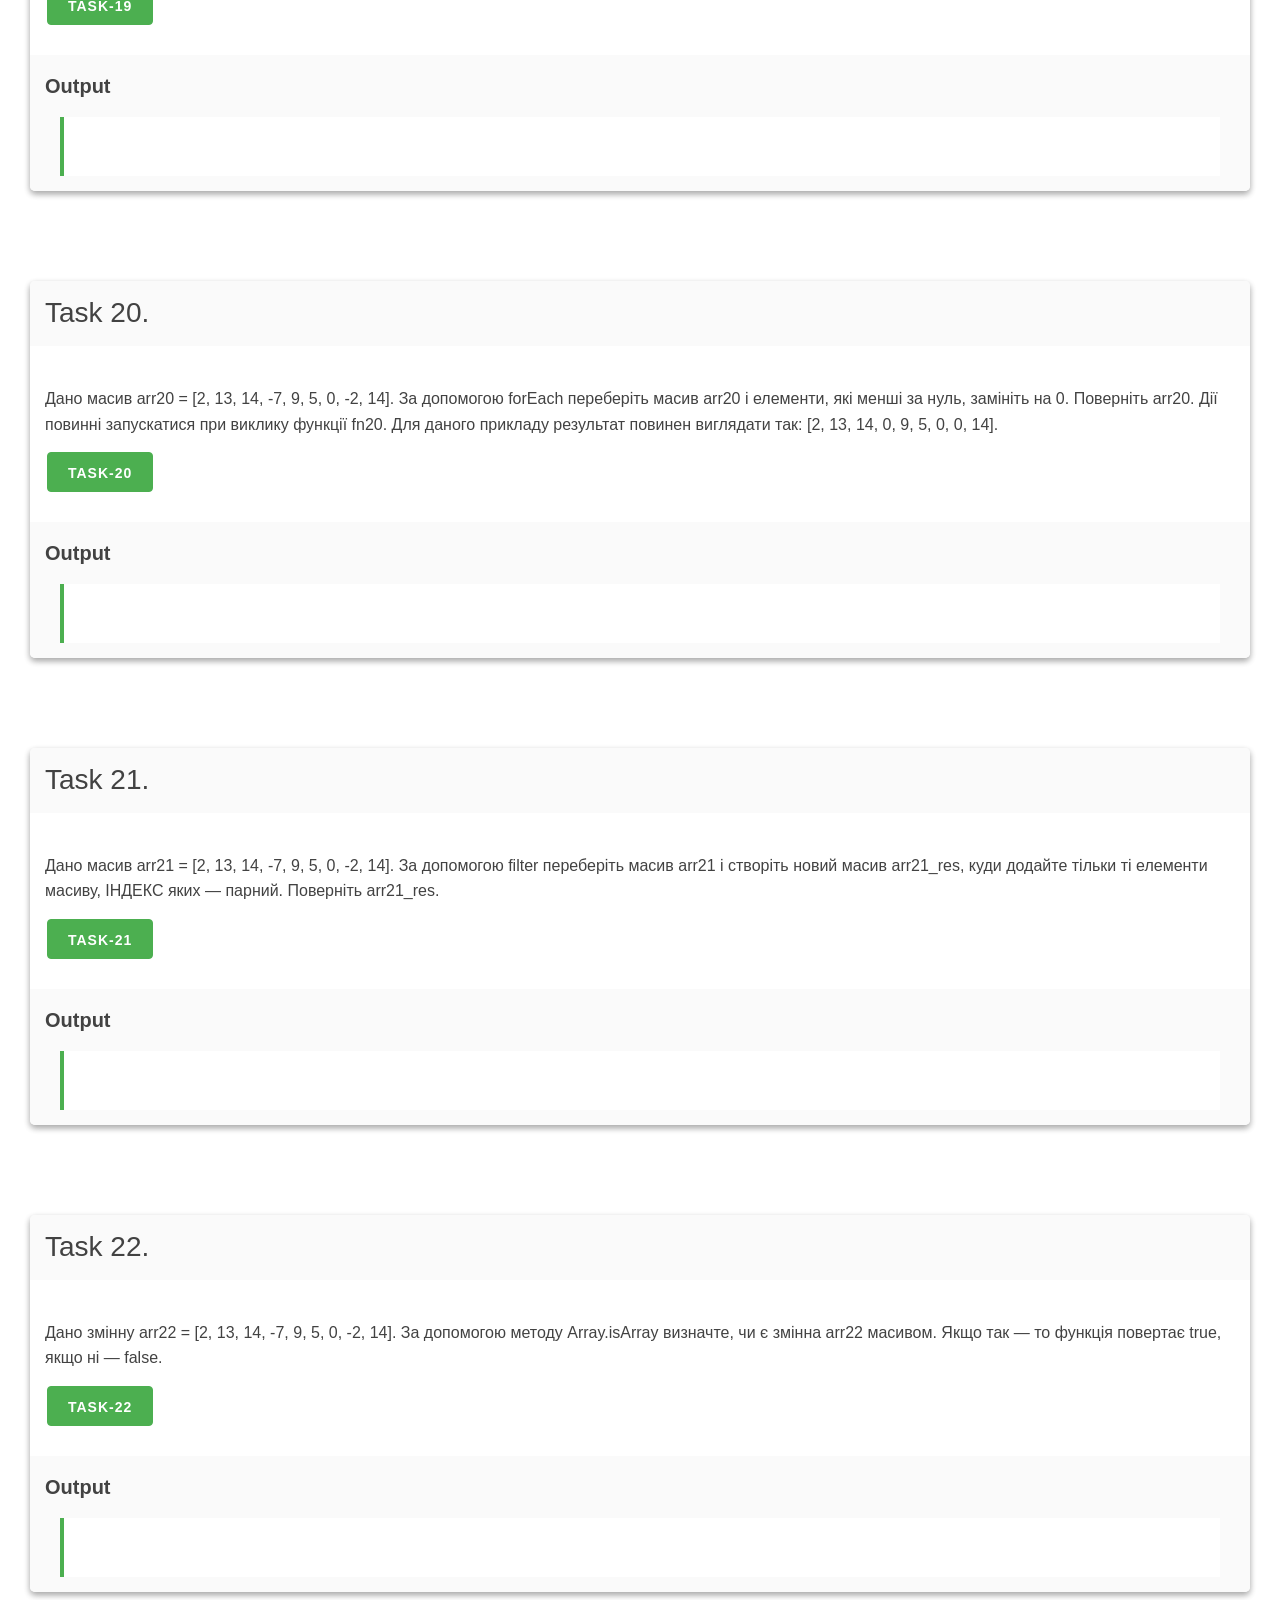
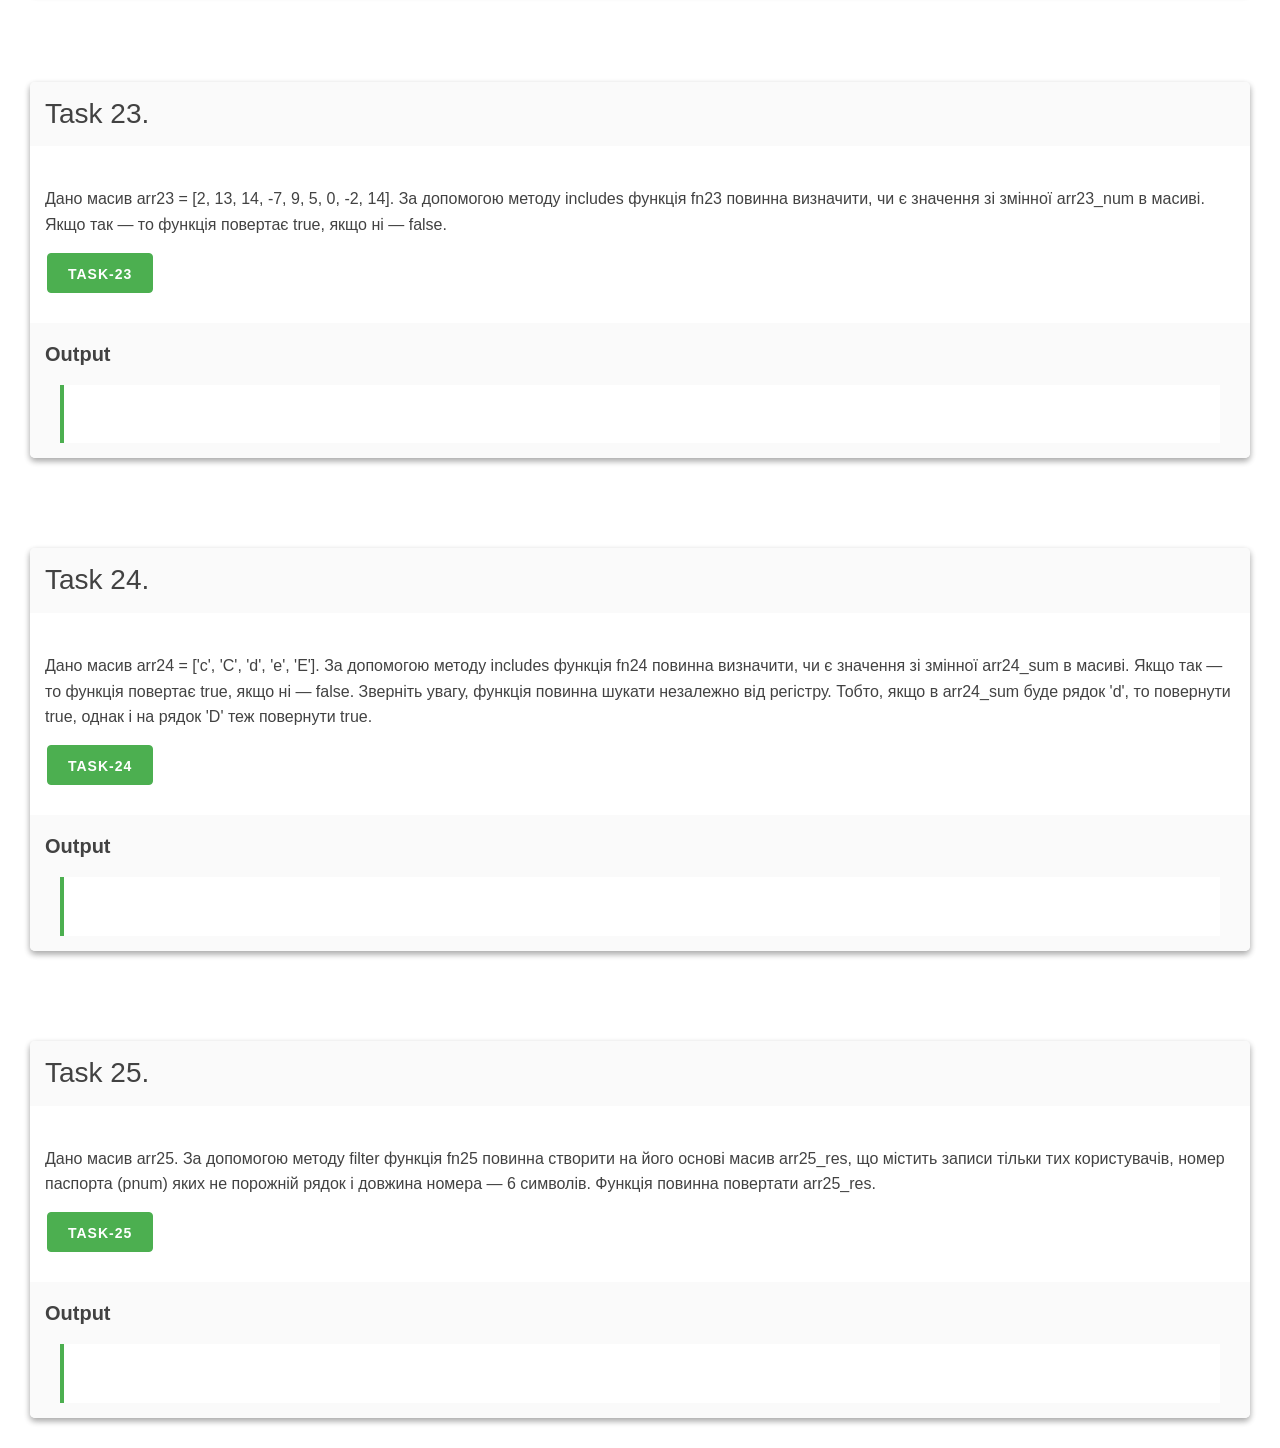
<file: module-05/lesson-01/index.html>
<!doctype html>
<html lang="en">
  <head>
    <meta charset="UTF-8" />
    <meta name="viewport" content="width=device-width, initial-scale=1.0" />
    <title>Module 05. Lesson 01</title>
    <link
      rel="icon"
      type="image/png"
      href="../../assets/favicon/favicon-96x96.png"
      sizes="96x96"
    />
    <link
      rel="icon"
      type="image/svg+xml"
      href="../../assets/favicon/favicon.svg"
    />
    <link rel="shortcut icon" href="../../assets/favicon/favicon.ico" />
    <link
      rel="apple-touch-icon"
      sizes="180x180"
      href="../../assets/favicon/apple-touch-icon.png"
    />
    <link rel="manifest" href="../../assets/favicon/site.webmanifest" />
    <link rel="stylesheet" href="../../assets/mustard-ui.min.css" />
    <link rel="stylesheet" href="../../assets/styles.css" />
  </head>
  <body>
    <header>
      <div class="container container-small">
        <h1 class="title">Module 05. Lesson 01</h1>
        <h2 class="subtitle">
          Click on the down arrow and go to the problem solving
        </h2>
        <h3 class="subtitle">Happy coding 👨‍💻</h3>
        <a class="scroll-down" href="#start"></a>
      </div>
    </header>

    <!-- Task 1 -->
    <section>
      <div class="panel">
        <div class="panel-head">
          <p class="panel-title">Task 1.</p>
        </div>
        <div class="panel-body">
          <p>
            Дано масив arr1 = [4, 5, 6, 7, 12, 34, 56, 78, 90, 11] — за
            допомогою forEach переберіть масив та створіть новий масив arr1_res,
            куди додайте елементи даного масиву, помножені на 2. Дії повинні
            запускатися при виклику функції fn1.
          </p>
          <button class="button-primary b-1">Task-1</button>
        </div>
        <div class="panel-footer">
          <h6>Output</h6>
          <blockquote>
            <div class="out-1"></div>
          </blockquote>
        </div>
      </div>
    </section>

    <!-- Task 2 -->
    <section>
      <div class="panel">
        <div class="panel-head">
          <p class="panel-title">Task 2.</p>
        </div>
        <div class="panel-body">
          <p>
            Дано масив arr2 = [2, 3, 4, 5, 10, 11, 12] — за допомогою forEach
            переберіть масив та створіть новий масив arr2_res, куди додайте
            елементи даного масиву, поділені на 2. Дії повинні запускатися при
            виклику функції fn2.
          </p>
          <button class="button-primary b-2">Task-2</button>
        </div>
        <div class="panel-footer">
          <h6>Output</h6>
          <blockquote>
            <div class="out-2"></div>
          </blockquote>
        </div>
      </div>
    </section>

    <!-- Task 3 -->
    <section>
      <div class="panel">
        <div class="panel-head">
          <p class="panel-title">Task 3.</p>
        </div>
        <div class="panel-body">
          <p>
            Дано масив arr3 = [2, 'hello', 3, 'hi', 4, 'Mazai'] — за допомогою
            forEach переберіть масив та створіть новий масив arr3_res, куди
            додайте елементи даного масиву, що є числами. Рішення має
            запускатися при виклику функції fn3.
          </p>
          <button class="button-primary b-3">Task-3</button>
        </div>
        <div class="panel-footer">
          <h6>Output</h6>
          <blockquote>
            <div class="out-3"></div>
          </blockquote>
        </div>
      </div>
    </section>

    <!-- Task 4 -->
    <section>
      <div class="panel">
        <div class="panel-head">
          <p class="panel-title">Task 4.</p>
        </div>
        <div class="panel-body">
          <p>
            На сторінці створено 3 span.task-4 з атрибутом data. За допомогою
            forEach переберіть їх і додайте атрибути в масив arr4_res. Рішення
            має запускатися при виклику функції fn4.
          </p>
          <div>
            <span class="task-4" data="1">One span with data</span>
            <span class="task-4" data="34">Two span with data</span>
            <span class="task-4" data="66">Three span with data</span>
          </div>
        </div>
        <div class="panel-footer">
          <h6>Output</h6>
          <blockquote>
            <div class="out-4"></div>
          </blockquote>
        </div>
      </div>
    </section>

    <!-- Task 5 -->
    <section>
      <div class="panel">
        <div class="panel-head">
          <p class="panel-title">Task 5.</p>
        </div>
        <div class="panel-body">
          <p>
            На сторінці створено 3 p.task-5 з атрибутом data. За допомогою
            forEach переберіть їх і додайте подію клік (click). Напишіть функцію
            fn5, яка буде запускатися при кліку та додавати атрибут data
            елемента, по якому клікнули, в масив arr5_res.
          </p>

          <div>
            <p class="task-5" data="1">One p with data</p>
            <p class="task-5" data="34">Two p with data</p>
            <p class="task-5" data="66">Three p with data</p>
          </div>
        </div>
        <div class="panel-footer">
          <h6>Output</h6>
          <blockquote>
            <div class="out-5"></div>
          </blockquote>
        </div>
      </div>
    </section>

    <!-- Task 6 -->
    <section>
      <div class="panel">
        <div class="panel-head">
          <p class="panel-title">Task 6.</p>
        </div>
        <div class="panel-body">
          <p>
            Дано рядок str6 = 'helloworld' — перетворіть його на масив (з
            розбиттям по літерах) з присвоєнням в arr6_res. Виведіть на
            сторінку. Рішення має запускатися при виклику функції fn6.
          </p>
          <button class="button-primary b-6">Task-6</button>
        </div>
        <div class="panel-footer">
          <h6>Output</h6>
          <blockquote>
            <div class="out-6"></div>
          </blockquote>
        </div>
      </div>
    </section>

    <!-- Task 7 -->
    <section>
      <div class="panel">
        <div class="panel-head">
          <p class="panel-title">Task 7.</p>
        </div>
        <div class="panel-body">
          <p>
            Дано рядок str7 = 'hello world hi mazai' — перетворіть його на масив
            і розбийте по словах. При цьому слова не повинні містити пробілів;
            результат привласніть arr7_res. Виведіть на сторінку. Рішення має
            запускатися при виклику функції fn7.
          </p>
          <button class="button-primary b-7">Task-7</button>
        </div>
        <div class="panel-footer">
          <h6>Output</h6>
          <blockquote>
            <div class="out-7"></div>
          </blockquote>
        </div>
      </div>
    </section>

    <!-- Task 8 -->
    <section>
      <div class="panel">
        <div class="panel-head">
          <p class="panel-title">Task 8.</p>
        </div>
        <div class="panel-body">
          <p>
            Дано масив arr8 = [1, 2, 66, 77, 15] — перетворіть його на рядок.
            Роздільник — дефіс. Результат присвоїти в arr8_res. Рішення має
            запускатися при виклику функції fn8.
          </p>
          <button class="button-primary b-8">Task-8</button>
        </div>
        <div class="panel-footer">
          <h6>Output</h6>
          <blockquote>
            <div class="out-8"></div>
          </blockquote>
        </div>
      </div>
    </section>

    <!-- Task 9 -->
    <section>
      <div class="panel">
        <div class="panel-head">
          <p class="panel-title">Task 9.</p>
        </div>
        <div class="panel-body">
          <p>
            Дано масив arr9 = [[hi, mahai], [test, best]] — перетворіть його на
            рядок. Роздільник — дефіс. Результат присвоїти в arr9_res. Рішення
            має запускатися при виклику функції fn9.
          </p>
          <button class="button-primary b-9">Task-9</button>
        </div>
        <div class="panel-footer">
          <h6>Output</h6>
          <blockquote>
            <div class="out-9"></div>
          </blockquote>
        </div>
      </div>
    </section>

    <!-- Task 10 -->
    <section>
      <div class="panel">
        <div class="panel-head">
          <p class="panel-title">Task 10.</p>
        </div>
        <div class="panel-body">
          <p>
            Дано об'єкт obj10 = {name: ivan, age: 15, gender: 1, id: 45} —
            перетворіть його на рядок параметрів запиту (query string). Знайдіть
            опис, що таке параметри запиту самостійно. Роздільник — амперсанд.
            Результат присвоїти в arr10_res. Рішення має запускатися при виклику
            функції fn10.
          </p>
          <button class="button-primary b-10">Task-10</button>
        </div>
        <div class="panel-footer">
          <h6>Output</h6>
          <blockquote>
            <div class="out-10"></div>
          </blockquote>
        </div>
      </div>
    </section>

    <!-- #region MAP FILTER -->
    <!-- Task 11 -->
    <section>
      <div class="panel">
        <div class="panel-head">
          <p class="panel-title">Task 11.</p>
        </div>
        <div class="panel-body">
          <p>
            Дано масив arr11 = [4, 5, 6, 7, 12, 34, 56, 78, 90, 11] — за
            допомогою map переберіть масив і створіть новий масив arr11_res,
            куди додайте елементи даного масиву, помножені на 2. Поверніть масив
            arr11_res.
          </p>
          <button class="button-primary b-11">Task-11</button>
        </div>
        <div class="panel-footer">
          <h6>Output</h6>
          <blockquote>
            <div class="out-11"></div>
          </blockquote>
        </div>
      </div>
    </section>

    <!-- Task 12 -->
    <section>
      <div class="panel">
        <div class="panel-head">
          <p class="panel-title">Task 12.</p>
        </div>
        <div class="panel-body">
          <p>
            Дано масив arr12= [2, 3, 4, 5, 10, 11, 12] — за допомогою map
            переберіть масив і створіть масив arr12_res, куди додайте елементи
            даного масиву, піднесені до степеня два. Поверніть масив arr12_res.
            Дії повинні запускатися при виклику функції fn12.
          </p>
          <button class="button-primary b-12">Task-12</button>
        </div>
        <div class="panel-footer">
          <h6>Output</h6>
          <blockquote>
            <div class="out-12"></div>
          </blockquote>
        </div>
      </div>
    </section>

    <!-- Task 13 -->
    <section>
      <div class="panel">
        <div class="panel-head">
          <p class="panel-title">Task 13.</p>
        </div>
        <div class="panel-body">
          <p>
            Дано масив arr13 = [4, "3" , 6, 7, "12", 34, "56", 78, 90, 11] — за
            допомогою map переберіть масив і створіть масив arr13_res, куди
            додайте всі елементи, перетворені на число. Поверніть arr13_res. Дії
            повинні запускатися при виклику функції fn3.
          </p>
          <button class="button-primary b-13">Task-13</button>
        </div>
        <div class="panel-footer">
          <h6>Output</h6>
          <blockquote>
            <div class="out-13"></div>
          </blockquote>
        </div>
      </div>
    </section>

    <!-- Task 14 -->
    <section>
      <div class="panel">
        <div class="panel-head">
          <p class="panel-title">Task 14.</p>
        </div>
        <div class="panel-body">
          <p>
            Функція fn14 повинна за допомогою filter відфільтрувати масив arr14
            і створити новий масив arr14_res, куди додати тільки числа з масиву
            arr14. Функція повинна повертати arr14_res.
          </p>
          <button class="button-primary b-14">Task-14</button>
        </div>
        <div class="panel-footer">
          <h6>Output</h6>
          <blockquote>
            <div class="out-14"></div>
          </blockquote>
        </div>
      </div>
    </section>

    <!-- Task 15 -->
    <section>
      <div class="panel">
        <div class="panel-head">
          <p class="panel-title">Task 15.</p>
        </div>
        <div class="panel-body">
          <p>
            Дано масив arr15 = [3, 14, 15, 92]. За допомогою filter переберіть
            масив і створіть arr15_res, який містить тільки парні числа з arr15.
            Поверніть arr15_res. Дії повинні запускатися при виклику функції
            fn15. Перевірте, щоб функція коректно працювала з рядками, тобто '6'
            не повинно потрапити в результуючий масив.
          </p>
          <button class="button-primary b-15">Task-15</button>
        </div>
        <div class="panel-footer">
          <h6>Output</h6>
          <blockquote>
            <div class="out-15"></div>
          </blockquote>
        </div>
      </div>
    </section>

    <!-- Task 16 -->
    <section>
      <div class="panel">
        <div class="panel-head">
          <p class="panel-title">Task 16.</p>
        </div>
        <div class="panel-body">
          <p>
            Дано масив arr16 = [3, 14, 15, 92, "6", "5", "hello", 32]. За
            допомогою filter переберіть масив arr16 і створіть масив arr16_res,
            який містить тільки числа з arr16, які більші за 14. Поверніть
            arr16_res. Дії повинні запускатися при виклику функції fn16.
          </p>
          <button class="button-primary b-16">Task-16</button>
        </div>
        <div class="panel-footer">
          <h6>Output</h6>
          <blockquote>
            <div class="out-16"></div>
          </blockquote>
        </div>
      </div>
    </section>

    <!-- Task 17 -->
    <section>
      <div class="panel">
        <div class="panel-head">
          <p class="panel-title">Task 17.</p>
        </div>
        <div class="panel-body">
          <p>
            Дано масив arr17 = ['Alto`s Adventure', 'Angry Birds 2', 'Anno
            2205', 'Assassin`s Creed Chronicles']. За допомогою map переберіть
            масив arr17 і створіть arr17_res, який містить елементи масиву
            arr17, приведені до нижнього регістру. Дії повинні запускатися при
            виклику функції fn17. Функція повинна повертати arr17_res.
          </p>
          <button class="button-primary b-17">Task-17</button>
        </div>
        <div class="panel-footer">
          <h6>Output</h6>
          <blockquote>
            <div class="out-17"></div>
          </blockquote>
        </div>
      </div>
    </section>

    <!-- Task 18 -->
    <section>
      <div class="panel">
        <div class="panel-head">
          <p class="panel-title">Task 18.</p>
        </div>
        <div class="panel-body">
          <p>
            Дано масив arr18 = [3, 14, 15, 92, 7, 32, 59]. За допомогою циклу
            або методу — вирішити самостійно — переберіть масив arr18 і додайте
            в arr18_res індекси парних елементів. Тобто для даного прикладу за
            результатом роботи функції в arr18_res повинні бути [1, 3, 5].
            Функція повинна повертати arr18_res.
          </p>
          <button class="button-primary b-18">Task-18</button>
        </div>
        <div class="panel-footer">
          <h6>Output</h6>
          <blockquote>
            <div class="out-18"></div>
          </blockquote>
        </div>
      </div>
    </section>

    <!-- Task 19 -->
    <section>
      <div class="panel">
        <div class="panel-head">
          <p class="panel-title">Task 19.</p>
        </div>
        <div class="panel-body">
          <p>
            Дано масив arr19 = ['Quantum Break', 'Gears of War 4', 'Mass Effect:
            Andromeda', 'Far Cry Primal']. За допомогою forEach переберіть масив
            arr19 і перетворіть усі записи в масиві в нижній регістр. Дії
            повинні запускатися при виклику функції fn19. Функція повинна
            повертати arr19.
          </p>
          <button class="button-primary b-19">Task-19</button>
        </div>
        <div class="panel-footer">
          <h6>Output</h6>
          <blockquote>
            <div class="out-19"></div>
          </blockquote>
        </div>
      </div>
    </section>

    <!-- Task 20 -->
    <section>
      <div class="panel">
        <div class="panel-head">
          <p class="panel-title">Task 20.</p>
        </div>
        <div class="panel-body">
          <p>
            Дано масив arr20 = [2, 13, 14, -7, 9, 5, 0, -2, 14]. За допомогою
            forEach переберіть масив arr20 і елементи, які менші за нуль,
            замініть на 0. Поверніть arr20. Дії повинні запускатися при виклику
            функції fn20. Для даного прикладу результат повинен виглядати так:
            [2, 13, 14, 0, 9, 5, 0, 0, 14].
          </p>
          <button class="button-primary b-20">Task-20</button>
        </div>
        <div class="panel-footer">
          <h6>Output</h6>
          <blockquote>
            <div class="out-20"></div>
          </blockquote>
        </div>
      </div>
    </section>

    <!-- Task 21 -->
    <section>
      <div class="panel">
        <div class="panel-head">
          <p class="panel-title">Task 21.</p>
        </div>
        <div class="panel-body">
          <p>
            Дано масив arr21 = [2, 13, 14, -7, 9, 5, 0, -2, 14]. За допомогою
            filter переберіть масив arr21 і створіть новий масив arr21_res, куди
            додайте тільки ті елементи масиву, ІНДЕКС яких — парний. Поверніть
            arr21_res.
          </p>
          <button class="button-primary b-21">Task-21</button>
        </div>
        <div class="panel-footer">
          <h6>Output</h6>
          <blockquote>
            <div class="out-21"></div>
          </blockquote>
        </div>
      </div>
    </section>

    <!-- Task 22 -->
    <section>
      <div class="panel">
        <div class="panel-head">
          <p class="panel-title">Task 22.</p>
        </div>
        <div class="panel-body">
          <p>
            Дано змінну arr22 = [2, 13, 14, -7, 9, 5, 0, -2, 14]. За допомогою
            методу Array.isArray визначте, чи є змінна arr22 масивом. Якщо так —
            то функція повертає true, якщо ні — false.
          </p>
          <button class="button-primary b-22">Task-22</button>
        </div>
        <div class="panel-footer">
          <h6>Output</h6>
          <blockquote>
            <div class="out-22"></div>
          </blockquote>
        </div>
      </div>
    </section>
    <!-- Task 23 -->
    <section>
      <div class="panel">
        <div class="panel-head">
          <p class="panel-title">Task 23.</p>
        </div>
        <div class="panel-body">
          <p>
            Дано масив arr23 = [2, 13, 14, -7, 9, 5, 0, -2, 14]. За допомогою
            методу includes функція fn23 повинна визначити, чи є значення зі
            змінної arr23_num в масиві. Якщо так — то функція повертає true,
            якщо ні — false.
          </p>
          <button class="button-primary b-23">Task-23</button>
        </div>
        <div class="panel-footer">
          <h6>Output</h6>
          <blockquote>
            <div class="out-23"></div>
          </blockquote>
        </div>
      </div>
    </section>
    <!-- Task 24 -->
    <section>
      <div class="panel">
        <div class="panel-head">
          <p class="panel-title">Task 24.</p>
        </div>
        <div class="panel-body">
          <p>
            Дано масив arr24 = ['c', 'C', 'd', 'e', 'E']. За допомогою методу
            includes функція fn24 повинна визначити, чи є значення зі змінної
            arr24_sum в масиві. Якщо так — то функція повертає true, якщо ні —
            false. Зверніть увагу, функція повинна шукати незалежно від
            регістру. Тобто, якщо в arr24_sum буде рядок 'd', то повернути true,
            однак і на рядок 'D' теж повернути true.
          </p>
          <button class="button-primary b-24">Task-24</button>
        </div>
        <div class="panel-footer">
          <h6>Output</h6>
          <blockquote>
            <div class="out-24"></div>
          </blockquote>
        </div>
      </div>
    </section>
    <!-- Task 25 -->
    <section>
      <div class="panel">
        <div class="panel-head">
          <p class="panel-title">Task 25.</p>
        </div>
        <div class="panel-body">
          <p>
            Дано масив arr25. За допомогою методу filter функція fn25 повинна
            створити на його основі масив arr25_res, що містить записи тільки
            тих користувачів, номер паспорта (pnum) яких не порожній рядок і
            довжина номера — 6 символів. Функція повинна повертати arr25_res.
          </p>
          <button class="button-primary b-25">Task-25</button>
        </div>
        <div class="panel-footer">
          <h6>Output</h6>
          <blockquote>
            <div class="out-25"></div>
          </blockquote>
        </div>
      </div>
    </section>

    <!-- #endregion -->

    <script type="module" src="./script.js"></script>
  </body>
</html>
</file>
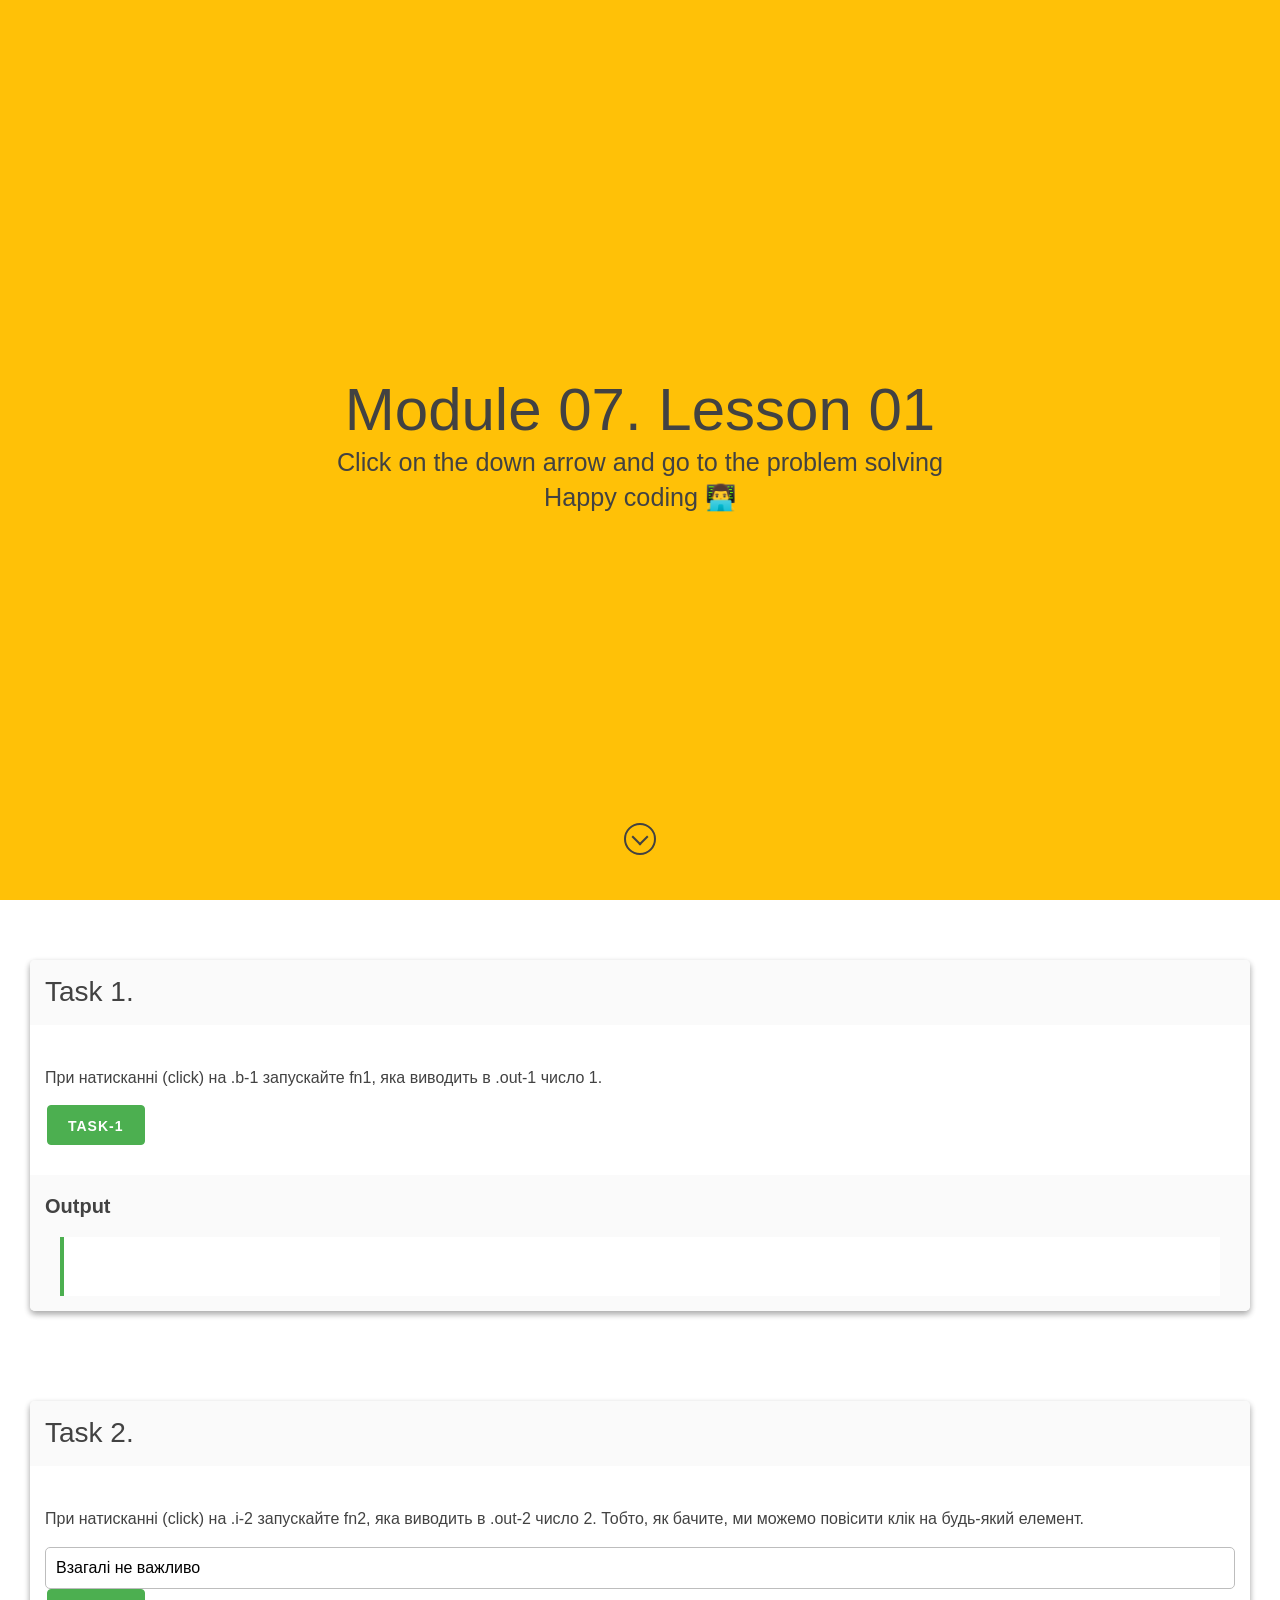
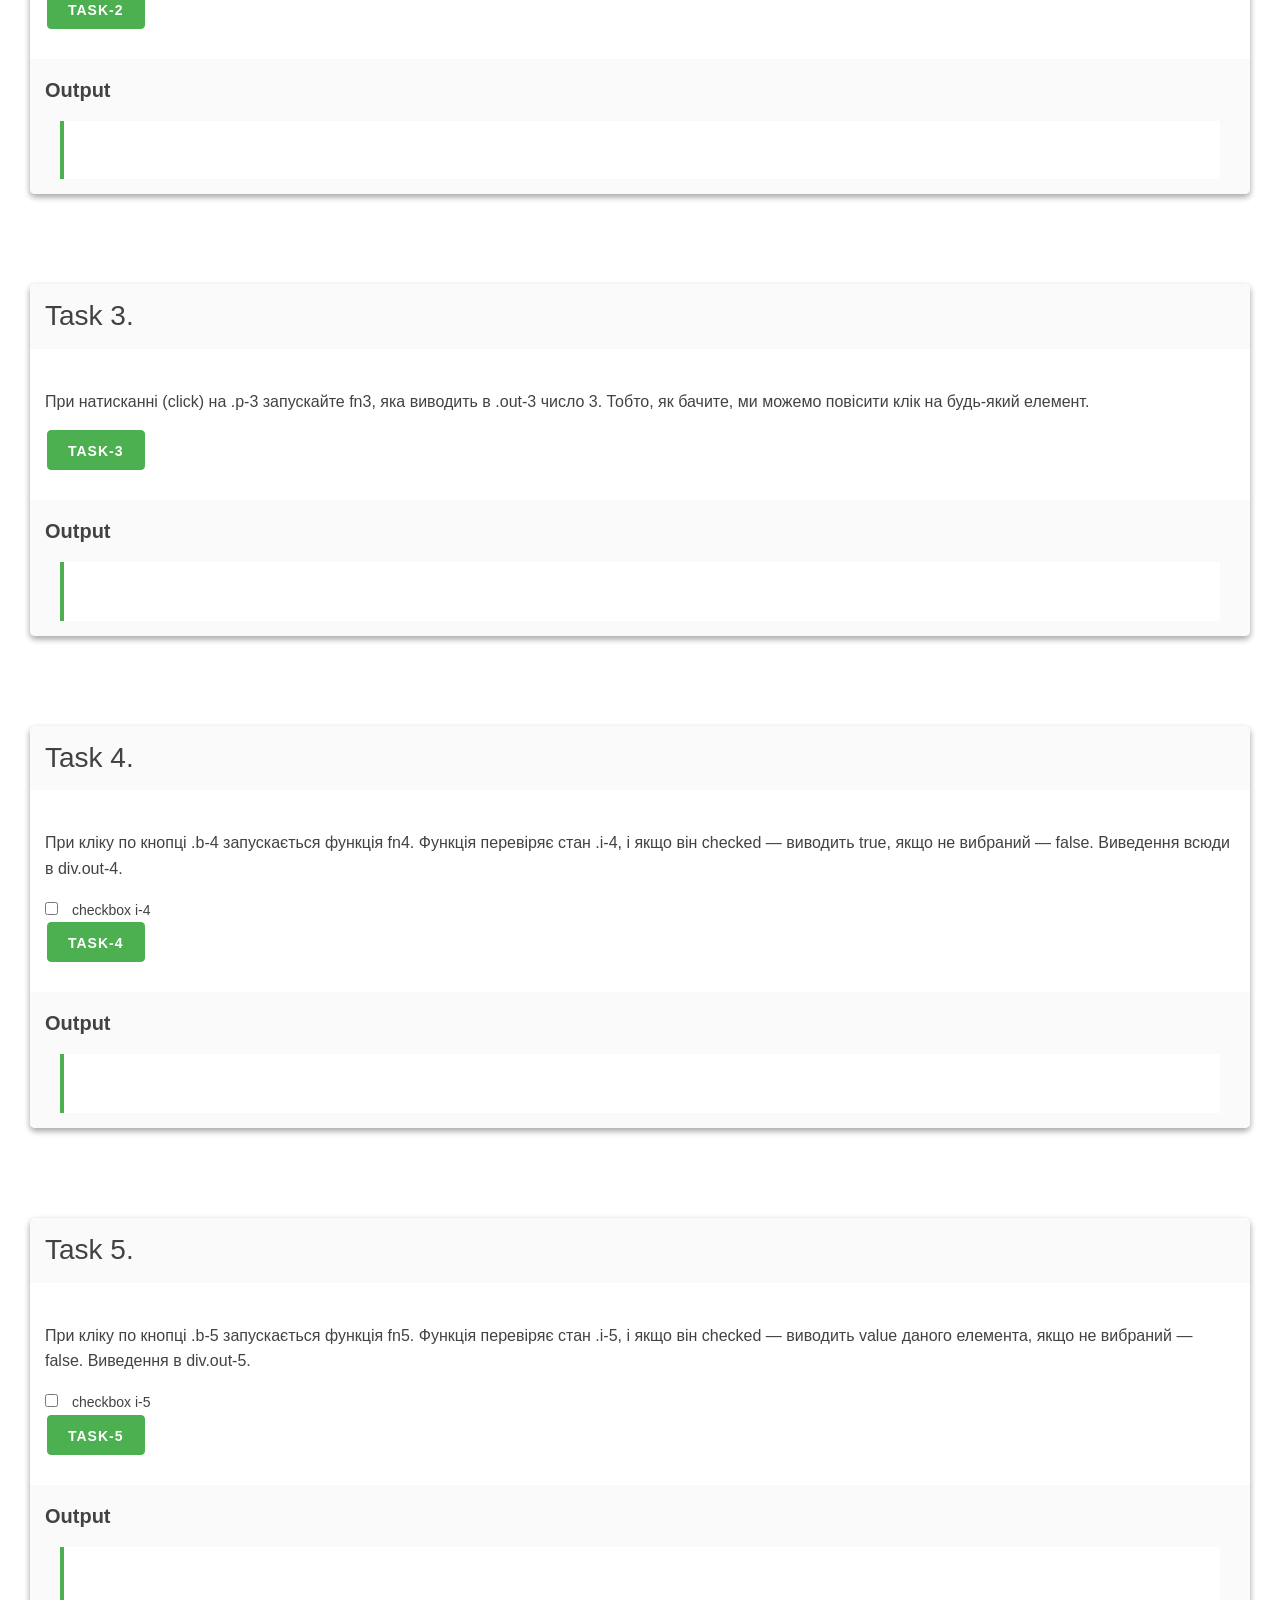
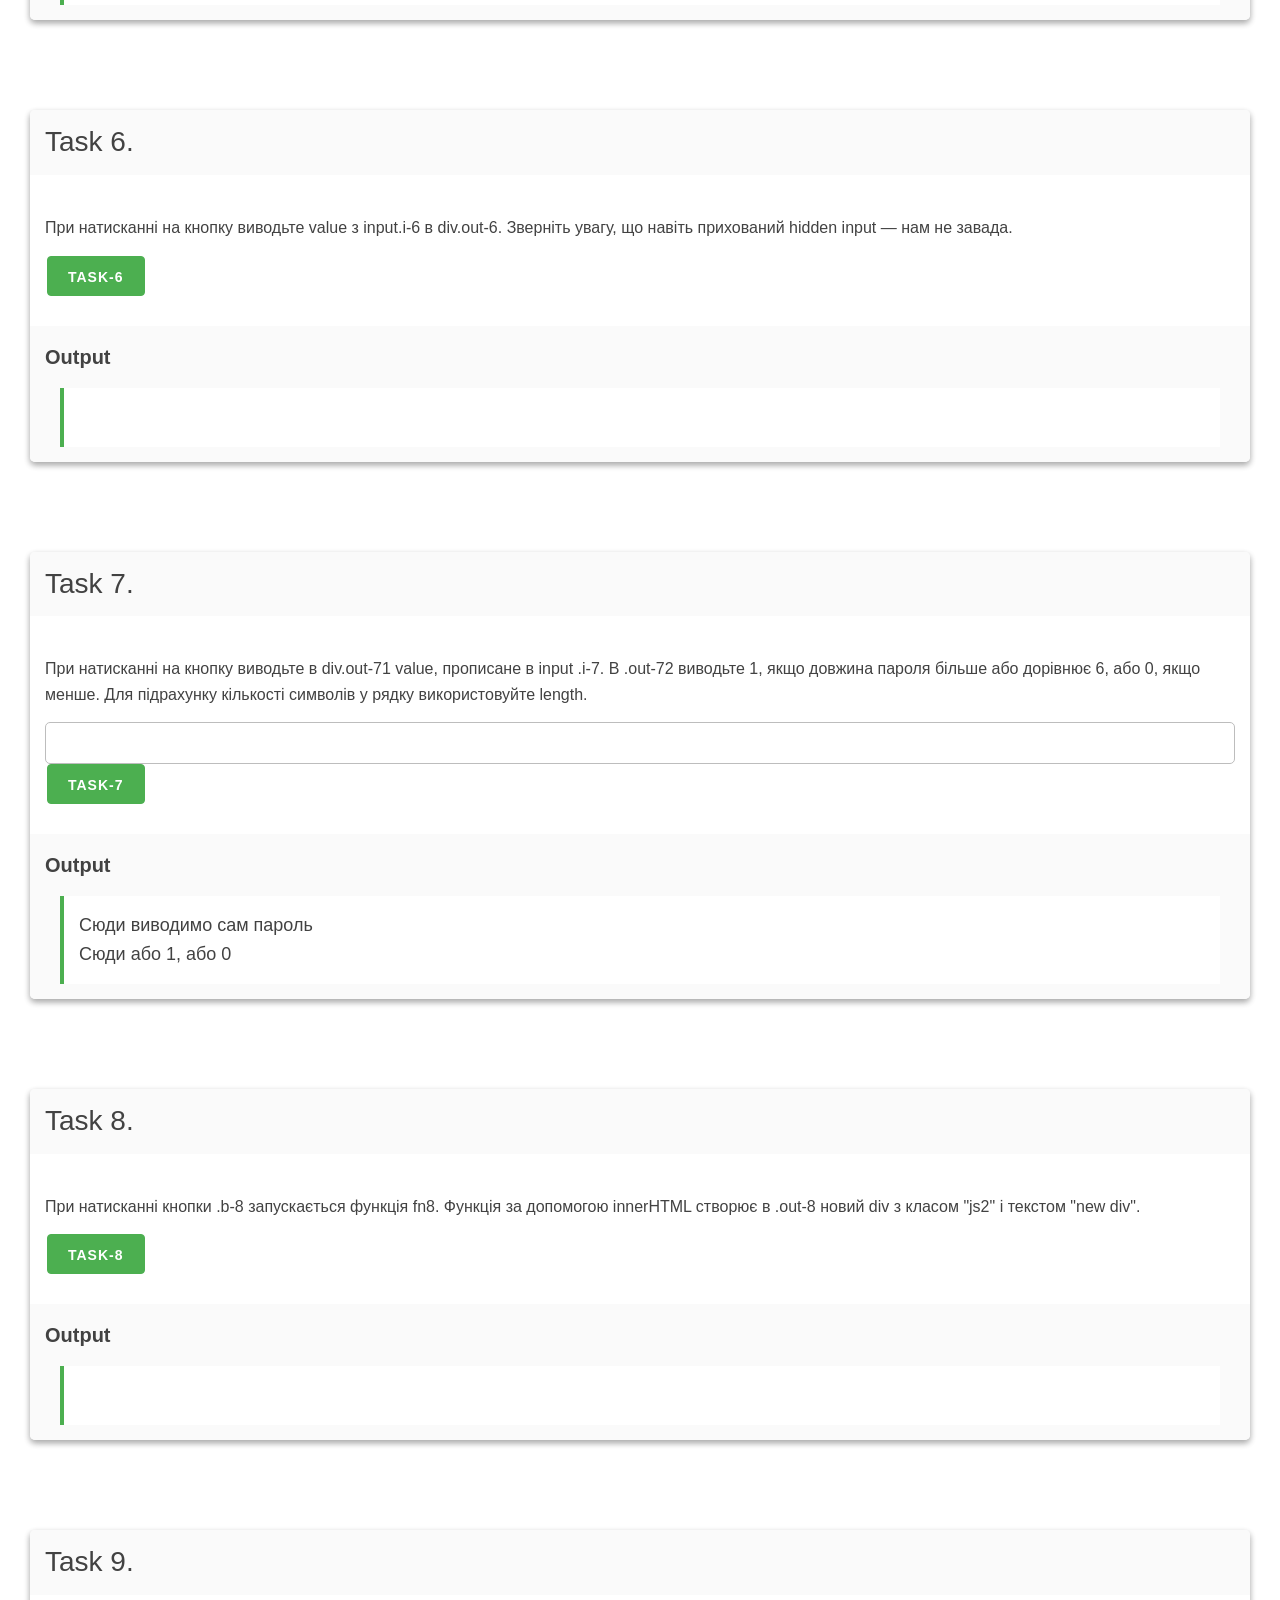
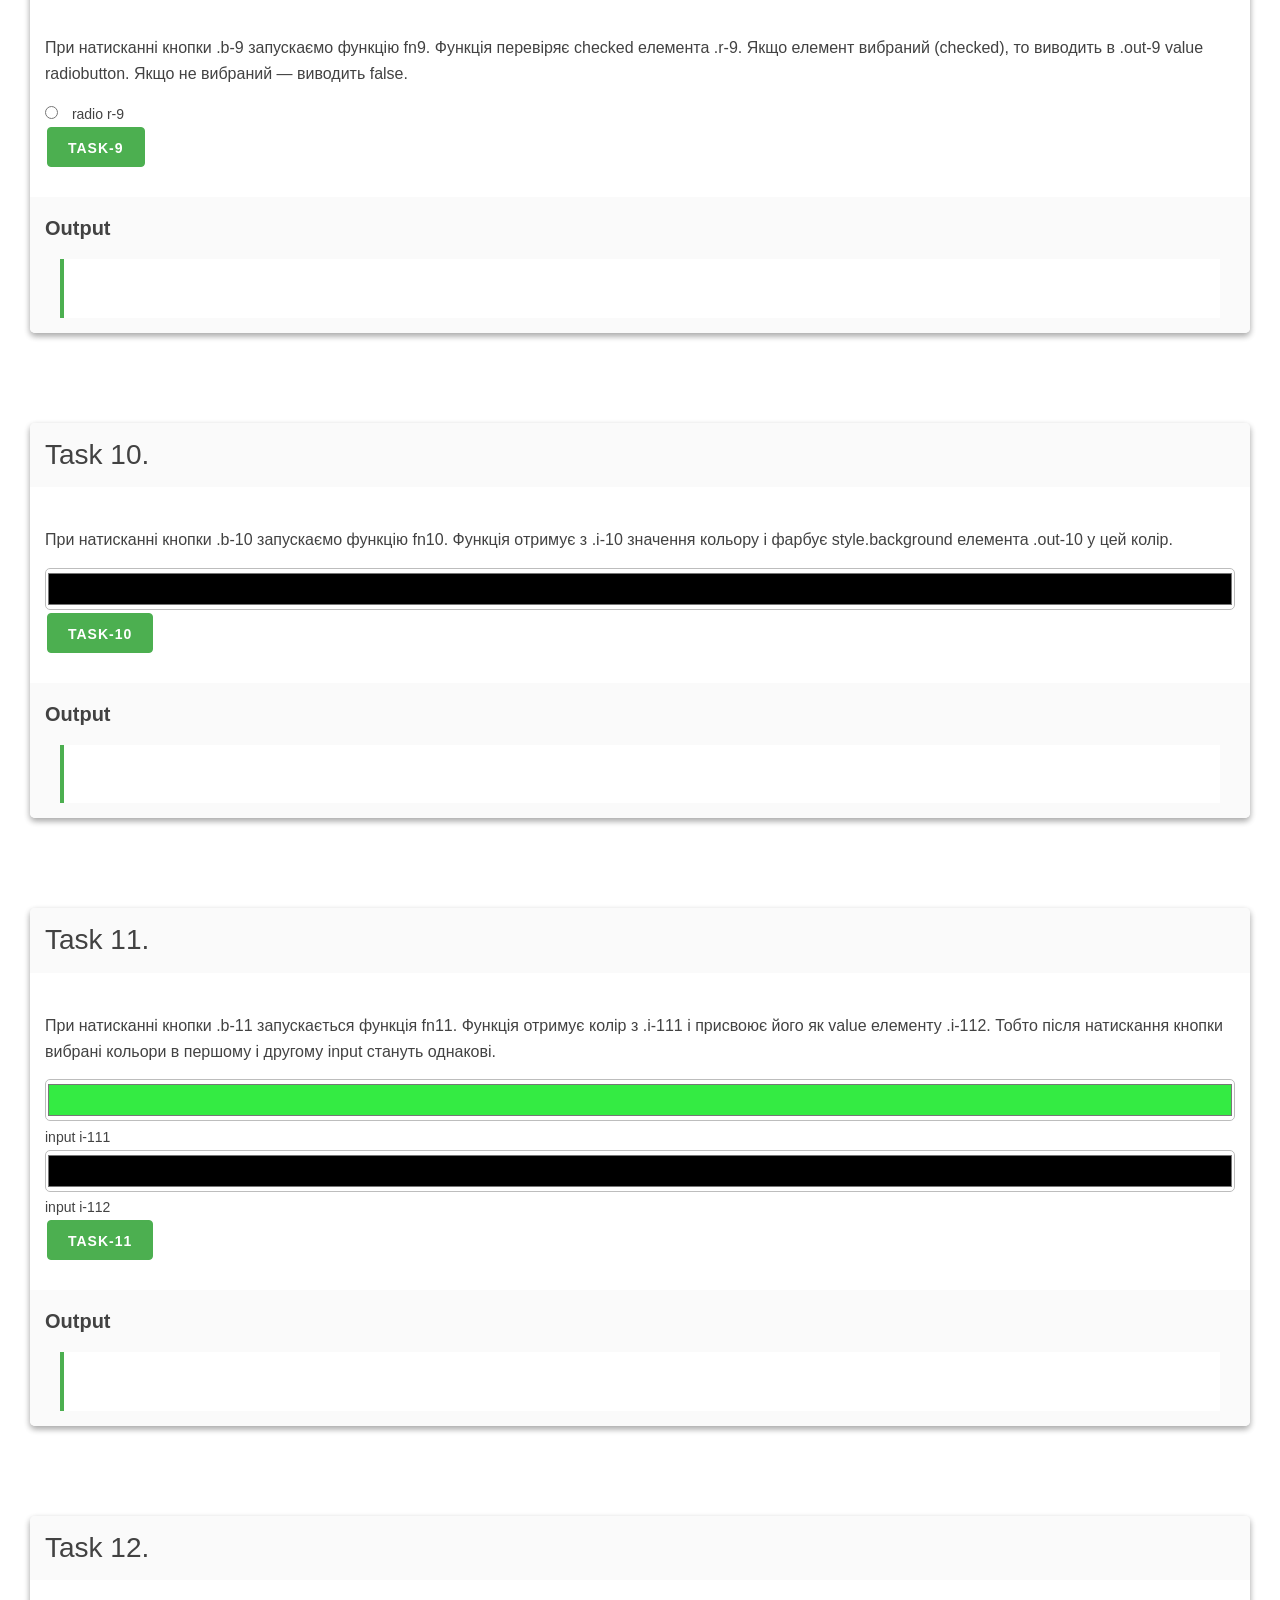
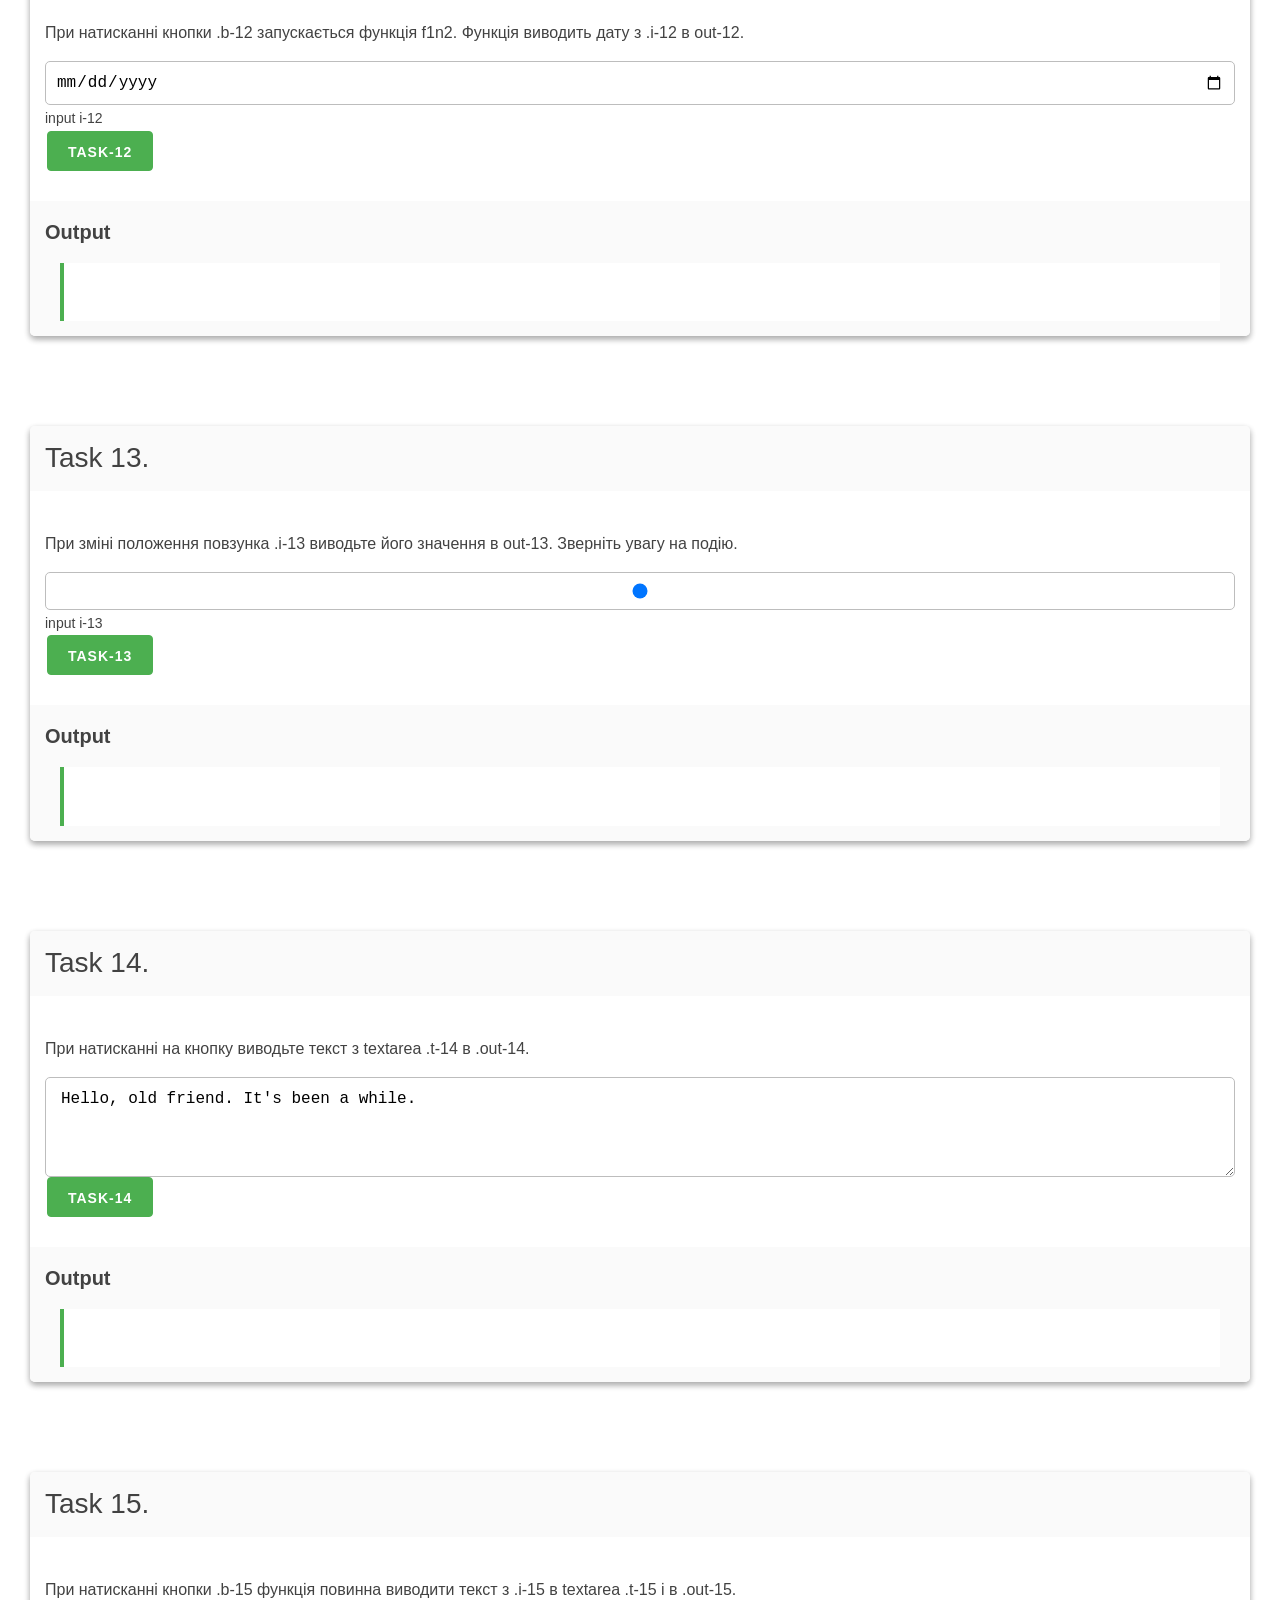
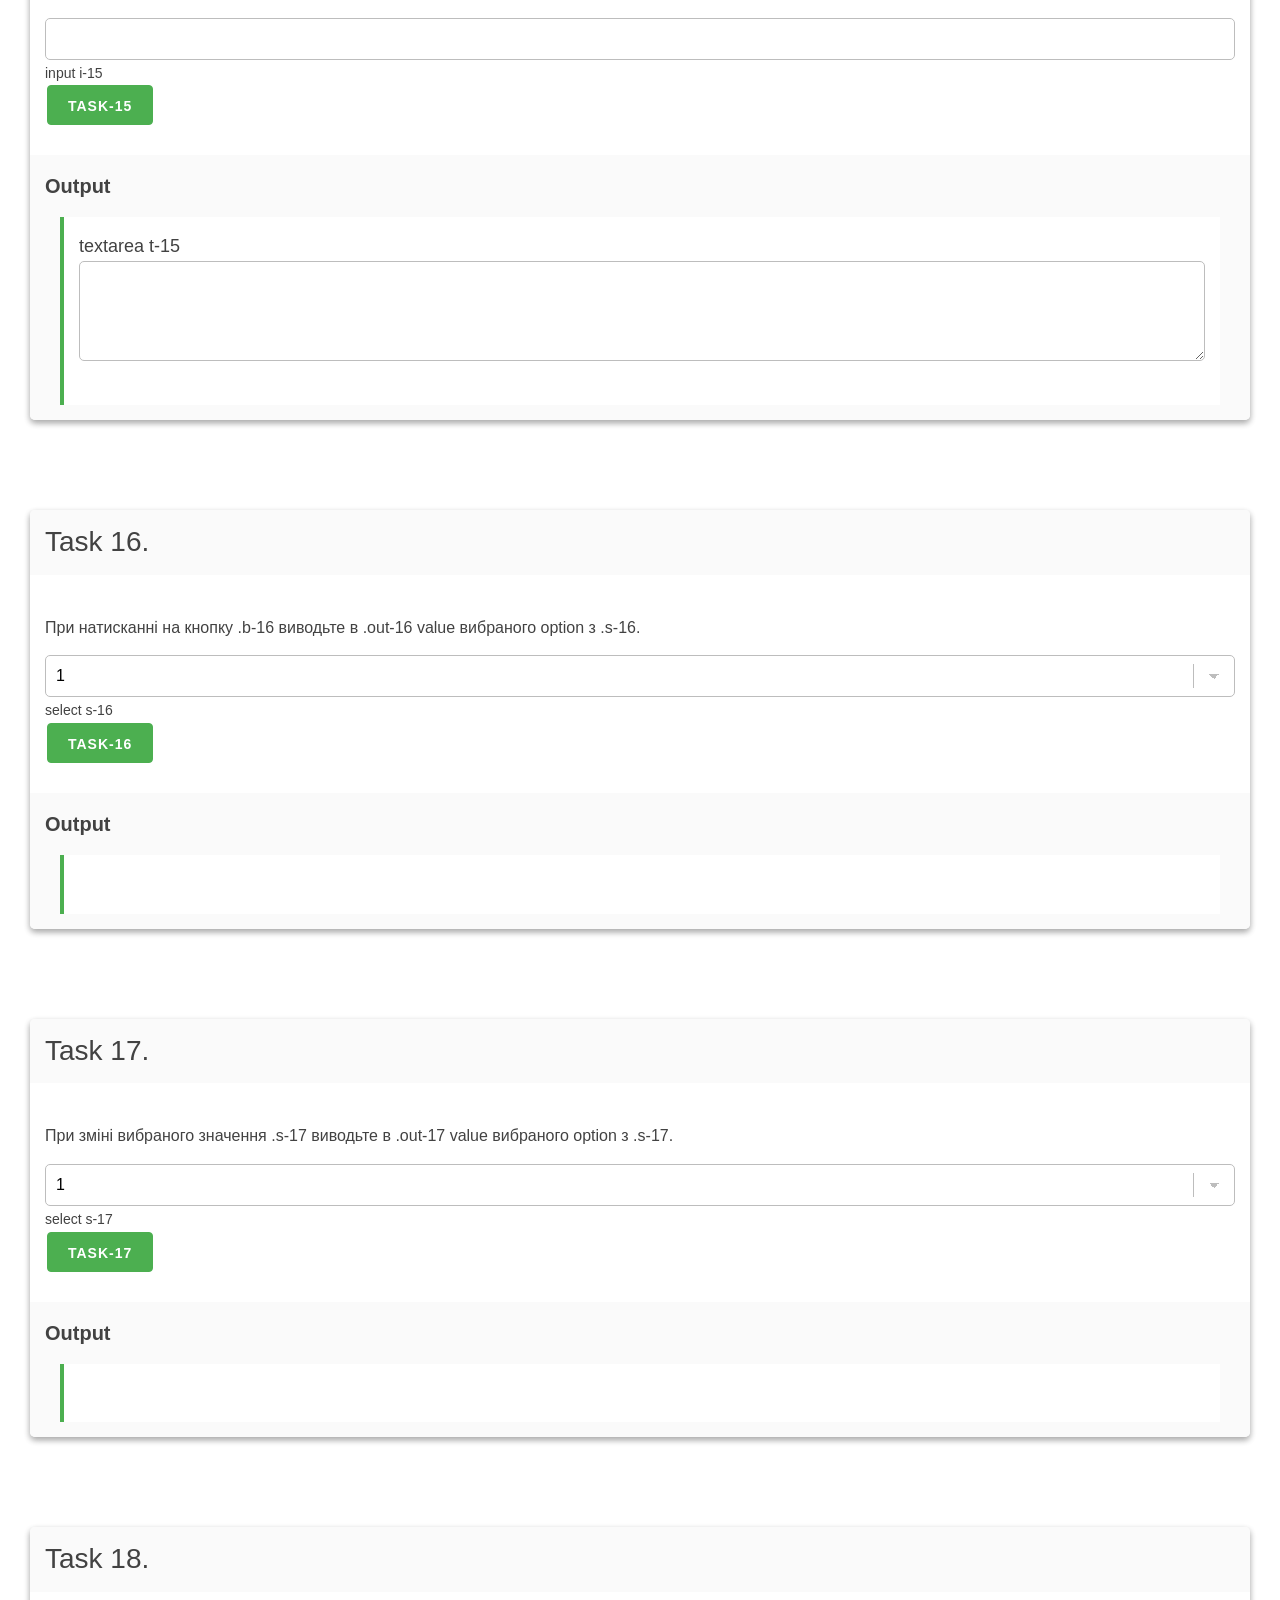
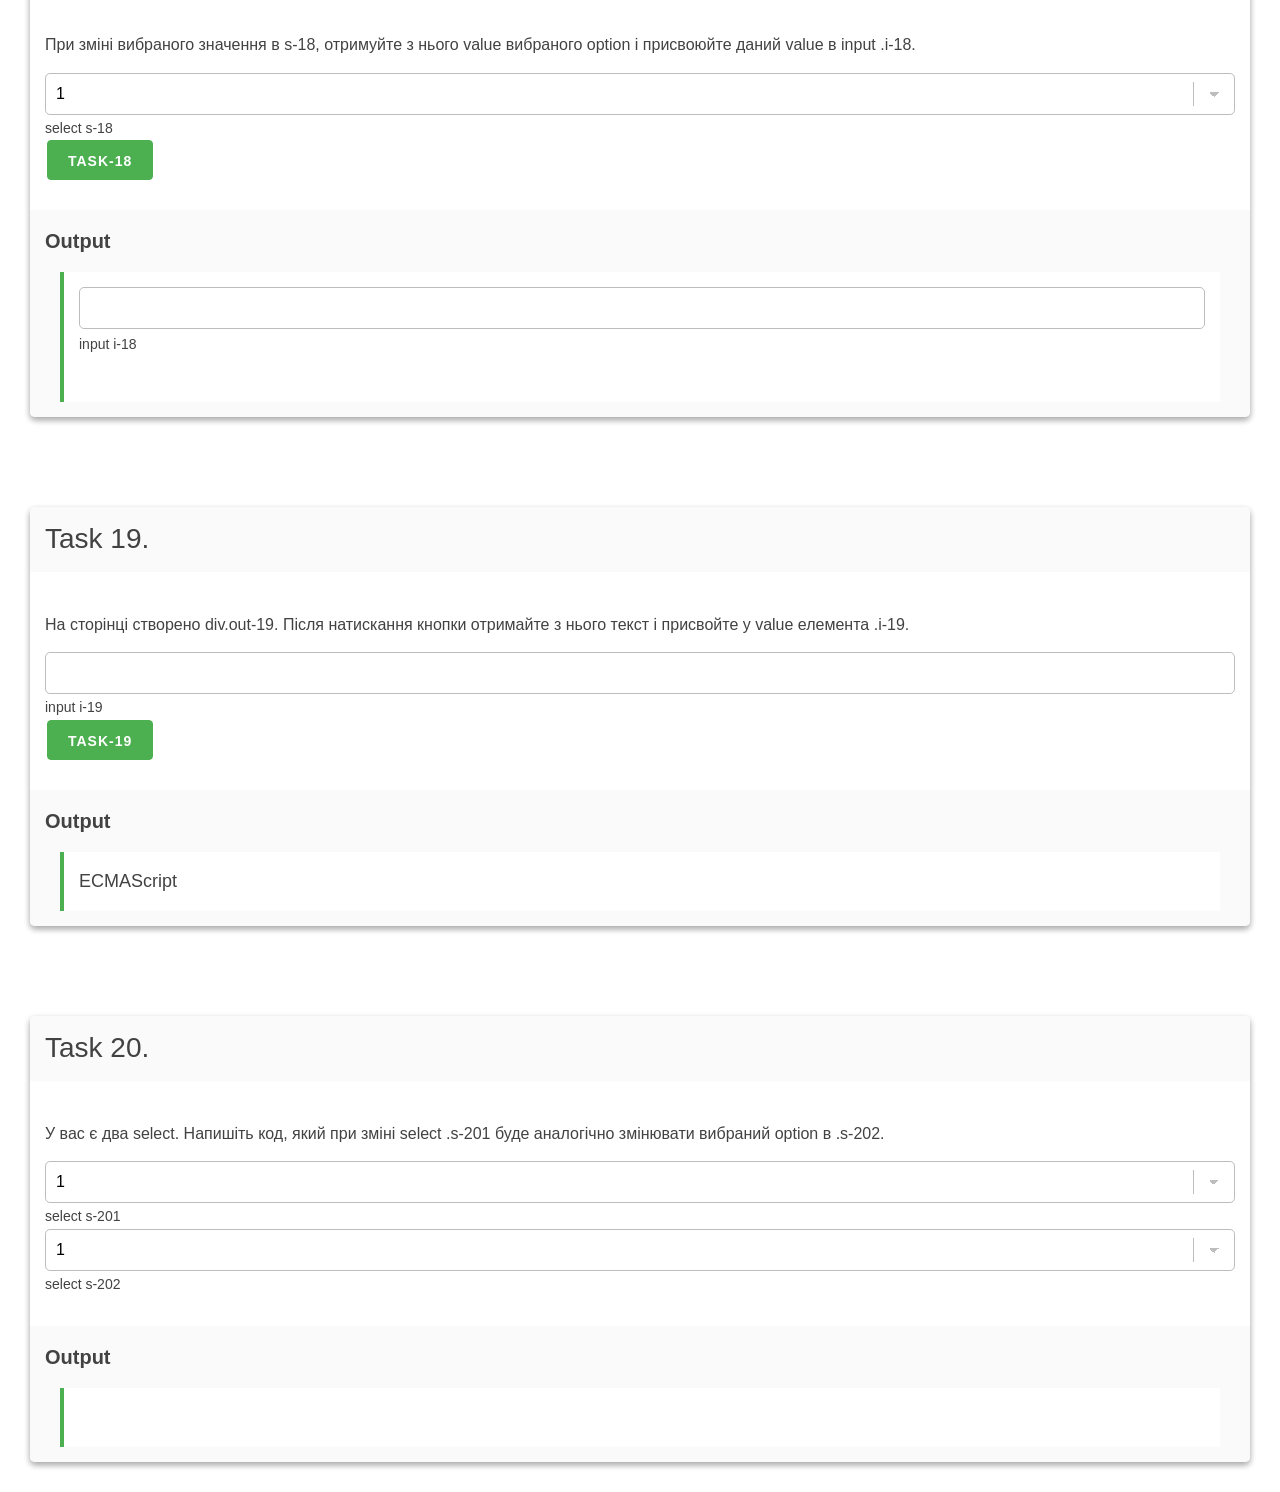
<file: module-07/lesson-01/index.html>
<!doctype html>
<html lang="en">
  <head>
    <meta charset="UTF-8" />
    <meta name="viewport" content="width=device-width, initial-scale=1.0" />
    <title>Module 07. Lesson 01</title>
    <link
      rel="icon"
      type="image/png"
      href="../../assets/favicon/favicon-96x96.png"
      sizes="96x96"
    />
    <link
      rel="icon"
      type="image/svg+xml"
      href="../../assets/favicon/favicon.svg"
    />
    <link rel="shortcut icon" href="../../assets/favicon/favicon.ico" />
    <link
      rel="apple-touch-icon"
      sizes="180x180"
      href="../../assets/favicon/apple-touch-icon.png"
    />
    <link rel="manifest" href="../../assets/favicon/site.webmanifest" />
    <link rel="stylesheet" href="../../assets/mustard-ui.min.css" />
    <link rel="stylesheet" href="../../assets/styles.css" />
  </head>
  <body>
    <header>
      <div class="container container-small">
        <h1 class="title">Module 07. Lesson 01</h1>
        <h2 class="subtitle">
          Click on the down arrow and go to the problem solving
        </h2>
        <h3 class="subtitle">Happy coding 👨‍💻</h3>
        <a class="scroll-down" href="#start"></a>
      </div>
    </header>

    <!-- Task 01 -->
    <section>
      <div class="panel">
        <div class="panel-head">
          <p class="panel-title">Task 1.</p>
        </div>
        <div class="panel-body">
          <p>
            При натисканні (click) на .b-1 запускайте fn1, яка виводить в .out-1
            число 1.
          </p>
          <button class="button-primary b-1">Task-1</button>
        </div>
        <div class="panel-footer">
          <h6>Output</h6>
          <blockquote>
            <div class="out-1"></div>
          </blockquote>
        </div>
      </div>
    </section>

    <!-- Task 02 -->
    <section>
      <div class="panel">
        <div class="panel-head">
          <p class="panel-title">Task 2.</p>
        </div>
        <div class="panel-body">
          <p>
            При натисканні (click) на .i-2 запускайте fn2, яка виводить в .out-2
            число 2. Тобто, як бачите, ми можемо повісити клік на будь-який
            елемент.
          </p>
          <input type="text" class="i-2" value="Взагалі не важливо" />
          <button class="button-primary b-2">Task-2</button>
        </div>
        <div class="panel-footer">
          <h6>Output</h6>
          <blockquote>
            <div class="out-2"></div>
          </blockquote>
        </div>
      </div>
    </section>

    <!-- Task 03 -->
    <section>
      <div class="panel">
        <div class="panel-head">
          <p class="panel-title">Task 3.</p>
        </div>
        <div class="panel-body">
          <p class="p-3">
            При натисканні (click) на .p-3 запускайте fn3, яка виводить в .out-3
            число 3. Тобто, як бачите, ми можемо повісити клік на будь-який
            елемент.
          </p>
          <button class="button-primary b-3">Task-3</button>
        </div>
        <div class="panel-footer">
          <h6>Output</h6>
          <blockquote>
            <div class="out-3"></div>
          </blockquote>
        </div>
      </div>
    </section>

    <!-- Task 04 -->
    <section>
      <div class="panel">
        <div class="panel-head">
          <p class="panel-title">Task 4.</p>
        </div>
        <div class="panel-body">
          <p>
            При кліку по кнопці .b-4 запускається функція fn4. Функція перевіряє
            стан .i-4, і якщо він checked — виводить true, якщо не вибраний —
            false. Виведення всюди в div.out-4.
          </p>
          <div>
            <label><input type="checkbox" class="i-4" /> checkbox i-4</label>
          </div>
          <button class="button-primary b-4">Task-4</button>
        </div>
        <div class="panel-footer">
          <h6>Output</h6>
          <blockquote>
            <div class="out-4"></div>
          </blockquote>
        </div>
      </div>
    </section>

    <!-- Task 05 -->
    <section>
      <div class="panel">
        <div class="panel-head">
          <p class="panel-title">Task 5.</p>
        </div>
        <div class="panel-body">
          <p>
            При кліку по кнопці .b-5 запускається функція fn5. Функція перевіряє
            стан .i-5, і якщо він checked — виводить value даного елемента, якщо
            не вибраний — false. Виведення в div.out-5.
          </p>
          <div>
            <label
              ><input type="checkbox" class="i-5" value="task-5" /> checkbox
              i-5</label
            >
          </div>
          <button class="button-primary b-5">Task-5</button>
        </div>
        <div class="panel-footer">
          <h6>Output</h6>
          <blockquote>
            <div class="out-5"></div>
          </blockquote>
        </div>
      </div>
    </section>

    <!-- Task 06 -->
    <section>
      <div class="panel">
        <div class="panel-head">
          <p class="panel-title">Task 6.</p>
        </div>
        <div class="panel-body">
          <p>
            При натисканні на кнопку виводьте value з input.i-6 в div.out-6.
            Зверніть увагу, що навіть прихований hidden input — нам не завада.
          </p>
          <input type="hidden" class="i-6" value="8987" />
          <button class="button-primary b-6">Task-6</button>
        </div>
        <div class="panel-footer">
          <h6>Output</h6>
          <blockquote>
            <div class="out-6"></div>
          </blockquote>
        </div>
      </div>
    </section>

    <!-- Task 07 -->
    <section>
      <div class="panel">
        <div class="panel-head">
          <p class="panel-title">Task 7.</p>
        </div>
        <div class="panel-body">
          <p>
            При натисканні на кнопку виводьте в div.out-71 value, прописане в
            input .i-7. В .out-72 виводьте 1, якщо довжина пароля більше або
            дорівнює 6, або 0, якщо менше. Для підрахунку кількості символів у
            рядку використовуйте length.
          </p>
          <input type="password" class="i-7" />
          <button class="button-primary b-7">Task-7</button>
        </div>
        <div class="panel-footer">
          <h6>Output</h6>
          <blockquote>
            <div class="out-71 out-7">Сюди виводимо сам пароль</div>
            <div class="out-72 out-7">Сюди або 1, або 0</div>
          </blockquote>
        </div>
      </div>
    </section>

    <!-- Task 08 -->
    <section>
      <div class="panel">
        <div class="panel-head">
          <p class="panel-title">Task 8.</p>
        </div>
        <div class="panel-body">
          <p>
            При натисканні кнопки .b-8 запускається функція fn8. Функція за
            допомогою innerHTML створює в .out-8 новий div з класом "js2" і
            текстом "new div".
          </p>
          <button class="button-primary b-8">Task-8</button>
        </div>
        <div class="panel-footer">
          <h6>Output</h6>
          <blockquote>
            <div class="out-8"></div>
          </blockquote>
        </div>
      </div>
    </section>

    <!-- Task 09 -->
    <section>
      <div class="panel">
        <div class="panel-head">
          <p class="panel-title">Task 9.</p>
        </div>
        <div class="panel-body">
          <p>
            При натисканні кнопки .b-9 запускаємо функцію fn9. Функція перевіряє
            checked елемента .r-9. Якщо елемент вибраний (checked), то виводить
            в .out-9 value radiobutton. Якщо не вибраний — виводить false.
          </p>
          <div>
            <label>
              <input type="radio" class="r-9" value="6572" />
              radio r-9
            </label>
          </div>
          <button class="button-primary b-9">Task-9</button>
        </div>
        <div class="panel-footer">
          <h6>Output</h6>
          <blockquote>
            <div class="out-9"></div>
          </blockquote>
        </div>
      </div>
    </section>

    <!-- Task 10 -->
    <section>
      <div class="panel">
        <div class="panel-head">
          <p class="panel-title">Task 10.</p>
        </div>
        <div class="panel-body">
          <p>
            При натисканні кнопки .b-10 запускаємо функцію fn10. Функція отримує
            з .i-10 значення кольору і фарбує style.background елемента .out-10
            у цей колір.
          </p>
          <div>
            <label><input type="color" class="i-10" /></label>
          </div>
          <button class="button-primary b-10">Task-10</button>
        </div>
        <div class="panel-footer">
          <h6>Output</h6>
          <blockquote>
            <div class="out-10"></div>
          </blockquote>
        </div>
      </div>
    </section>

    <!-- Task 11 -->
    <section>
      <div class="panel">
        <div class="panel-head">
          <p class="panel-title">Task 11.</p>
        </div>
        <div class="panel-body">
          <p>
            При натисканні кнопки .b-11 запускається функція fn11. Функція
            отримує колір з .i-111 і присвоює його як value елементу .i-112.
            Тобто після натискання кнопки вибрані кольори в першому і другому
            input стануть однакові.
          </p>
          <div>
            <label>
              <input type="color" class="i-111" value="#34eb43" />
              input i-111
            </label>
          </div>
          <div>
            <label><input type="color" class="i-112" /> input i-112</label>
          </div>
          <button class="button-primary b-11">Task-11</button>
        </div>
        <div class="panel-footer">
          <h6>Output</h6>
          <blockquote>
            <div class="out-11"></div>
          </blockquote>
        </div>
      </div>
    </section>

    <!-- Task 12 -->
    <section>
      <div class="panel">
        <div class="panel-head">
          <p class="panel-title">Task 12.</p>
        </div>
        <div class="panel-body">
          <p>
            При натисканні кнопки .b-12 запускається функція f1n2. Функція
            виводить дату з .i-12 в out-12.
          </p>
          <div>
            <label><input type="date" class="i-12" /> input i-12</label>
          </div>
          <button class="button-primary b-12">Task-12</button>
        </div>
        <div class="panel-footer">
          <h6>Output</h6>
          <blockquote>
            <div class="out-12"></div>
          </blockquote>
        </div>
      </div>
    </section>

    <!-- Task 13 -->
    <section>
      <div class="panel">
        <div class="panel-head">
          <p class="panel-title">Task 13.</p>
        </div>
        <div class="panel-body">
          <p>
            При зміні положення повзунка .i-13 виводьте його значення в out-13.
            Зверніть увагу на подію.
          </p>
          <div>
            <label><input type="range" class="i-13" /> input i-13</label>
          </div>
          <button class="button-primary b-13">Task-13</button>
        </div>
        <div class="panel-footer">
          <h6>Output</h6>
          <blockquote>
            <div class="out-13"></div>
          </blockquote>
        </div>
      </div>
    </section>

    <!-- Task 14 -->
    <section>
      <div class="panel">
        <div class="panel-head">
          <p class="panel-title">Task 14.</p>
        </div>
        <div class="panel-body">
          <p>
            При натисканні на кнопку виводьте текст з textarea .t-14 в .out-14.
          </p>
          <div>
            <textarea class="t-14">
Hello, old friend. It's been a while.</textarea
            >
          </div>
          <button class="button-primary b-14">Task-14</button>
        </div>
        <div class="panel-footer">
          <h6>Output</h6>
          <blockquote>
            <div class="out-14"></div>
          </blockquote>
        </div>
      </div>
    </section>

    <!-- Task 15 -->
    <section>
      <div class="panel">
        <div class="panel-head">
          <p class="panel-title">Task 15.</p>
        </div>
        <div class="panel-body">
          <p>
            При натисканні кнопки .b-15 функція повинна виводити текст з .i-15 в
            textarea .t-15 і в .out-15.
          </p>
          <div>
            <label><input type="text" class="i-15" /> input i-15</label>
          </div>
          <button class="button-primary b-15">Task-15</button>
        </div>
        <div class="panel-footer">
          <h6>Output</h6>
          <blockquote>
            <div>textarea t-15</div>
            <div><textarea class="t-15"></textarea></div>
            <div class="out-15"></div>
          </blockquote>
        </div>
      </div>
    </section>

    <!-- Task 16 -->
    <section>
      <div class="panel">
        <div class="panel-head">
          <p class="panel-title">Task 16.</p>
        </div>
        <div class="panel-body">
          <p>
            При натисканні на кнопку .b-16 виводьте в .out-16 value вибраного
            option з .s-16.
          </p>
          <div>
            <label>
              <select class="s-16">
                <option value="one">1</option>
                <option value="two">2</option>
                <option value="five">5</option>
              </select>
              select s-16
            </label>
          </div>
          <button class="button-primary b-16">Task-16</button>
        </div>
        <div class="panel-footer">
          <h6>Output</h6>
          <blockquote>
            <div class="out-16"></div>
          </blockquote>
        </div>
      </div>
    </section>

    <!-- Task 17 -->
    <section>
      <div class="panel">
        <div class="panel-head">
          <p class="panel-title">Task 17.</p>
        </div>
        <div class="panel-body">
          <p>
            При зміні вибраного значення .s-17 виводьте в .out-17 value
            вибраного option з .s-17.
          </p>
          <div>
            <label>
              <select class="s-17">
                <option value="one">1</option>
                <option value="two">2</option>
                <option value="five">5</option>
              </select>
              select s-17
            </label>
          </div>
          <button class="button-primary b-17">Task-17</button>
        </div>
        <div class="panel-footer">
          <h6>Output</h6>
          <blockquote>
            <div class="out-17"></div>
          </blockquote>
        </div>
      </div>
    </section>

    <!-- Task 18 -->
    <section>
      <div class="panel">
        <div class="panel-head">
          <p class="panel-title">Task 18.</p>
        </div>
        <div class="panel-body">
          <p>
            При зміні вибраного значення в s-18, отримуйте з нього value
            вибраного option і присвоюйте даний value в input .i-18.
          </p>
          <div>
            <label>
              <select class="s-18">
                <option value="one">1</option>
                <option value="two">2</option>
                <option value="five">5</option>
              </select>
              select s-18
            </label>
          </div>
          <button class="button-primary b-18">Task-18</button>
        </div>
        <div class="panel-footer">
          <h6>Output</h6>
          <blockquote>
            <div>
              <label><input type="text" class="i-18" /> input i-18</label>
            </div>
            <div class="out-18"></div>
          </blockquote>
        </div>
      </div>
    </section>

    <!-- Task 19 -->
    <section>
      <div class="panel">
        <div class="panel-head">
          <p class="panel-title">Task 19.</p>
        </div>
        <div class="panel-body">
          <p>
            На сторінці створено div.out-19. Після натискання кнопки отримайте з
            нього текст і присвойте у value елемента .i-19.
          </p>
          <div>
            <label><input type="text" class="i-19" /> input i-19</label>
          </div>
          <button class="button-primary b-19">Task-19</button>
        </div>
        <div class="panel-footer">
          <h6>Output</h6>
          <blockquote>
            <div class="out-19">ECMAScript</div>
          </blockquote>
        </div>
      </div>
    </section>

    <!-- Task 20 -->
    <section>
      <div class="panel">
        <div class="panel-head">
          <p class="panel-title">Task 20.</p>
        </div>
        <div class="panel-body">
          <p>
            У вас є два select. Напишіть код, який при зміні select .s-201 буде
            аналогічно змінювати вибраний option в .s-202.
          </p>
          <label>
            <select class="s-201">
              <option value="one">1</option>
              <option value="two">2</option>
              <option value="five">5</option>
            </select>
            select s-201
          </label>
          <label>
            <select class="s-202">
              <option value="one">1</option>
              <option value="two">2</option>
              <option value="five">5</option>
            </select>
            select s-202
          </label>
          <!-- <button class="button-primary b-20">Task-20</button> -->
        </div>
        <div class="panel-footer">
          <h6>Output</h6>
          <blockquote>
            <div class="out-20"></div>
          </blockquote>
        </div>
      </div>
    </section>

    <script type="module" src="./script.js"></script>
  </body>
</html>
</file>
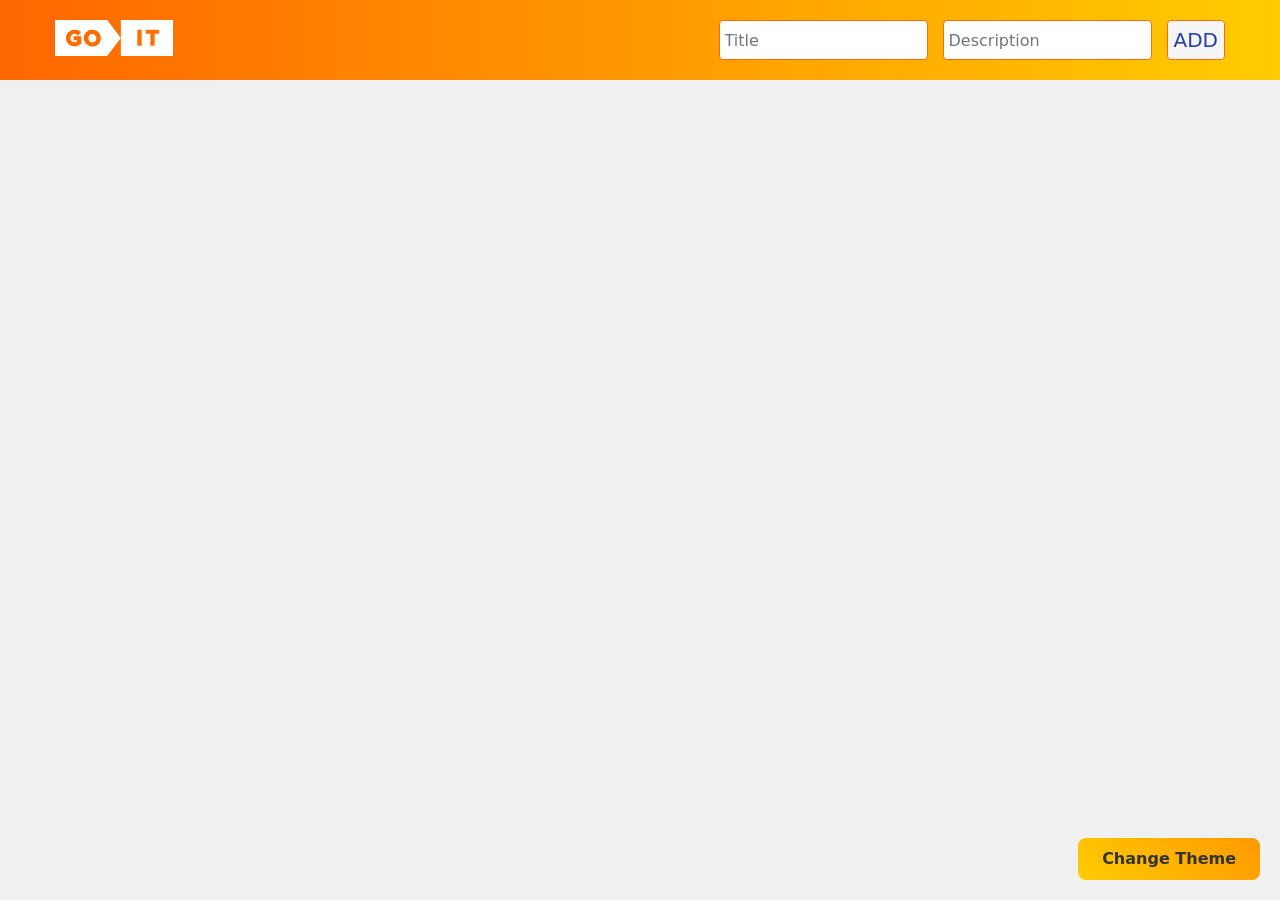
<file: module-07/lesson-02/index.html>
<!doctype html>
<html lang="en">
  <head>
    <meta charset="UTF-8" />
    <meta name="viewport" content="width=device-width, initial-scale=1.0" />
    <title>Todo App</title>
    <script type="module" src="./app.js"></script>
    <link rel="stylesheet" crossorigin href="./assets/index.css" />
  </head>
  <body class="theme-light">
    <header class="header">
      <div class="container header-container">
        <a href="./index.html"><img src="./assets/logo.svg" alt="Logo" /></a>

        <div class="header-right-side-wrapper">
          <button id="themeToggle" class="theme-toggle-button">
            Change Theme
          </button>
          <form class="header-form" id="task-form">
            <input
              class="header-form-input"
              type="text"
              name="taskName"
              placeholder="Title"
            />
            <input
              class="header-form-input"
              type="text"
              name="taskDescription"
              placeholder="Description"
            />
            <button class="header-form-btn" type="submit">Add</button>
          </form>
        </div>
      </div>
    </header>

    <main>
      <section>
        <div class="container">
          <ul class="tasks-list" id="task-list">
            <!-- <li class="task-list-item">
              <button class="task-list-item-btn">Delete</button>
              <h3>Заголовок</h3>
              <p>Текст</p>
            </li>
            <li class="task-list-item">
              <button class="task-list-item-btn">Delete</button>
              <h3>Заголовок</h3>
              <p>Текст</p>
            </li>
            <li class="task-list-item">
              <button class="task-list-item-btn">Delete</button>
              <h3>Заголовок</h3>
              <p>Текст</p>
            </li>
            <li class="task-list-item">
              <button class="task-list-item-btn">Delete</button>
              <h3>Заголовок</h3>
              <p>Текст</p>
            </li>
            <li class="task-list-item">
              <button class="task-list-item-btn">Delete</button>
              <h3>Заголовок</h3>
              <p>Текст</p>
            </li>
            <li class="task-list-item">
              <button class="task-list-item-btn">Delete</button>
              <h3>Заголовок</h3>
              <p>Текст</p>
            </li> -->
          </ul>
        </div>
      </section>
    </main>
  </body>
</html>
</file>
<file: assets/styles.css>
/* code {
  display: block;
  width: fit-content;
  padding: 16px;
  border-radius: 8px;
} */

html {
  scroll-behavior: smooth;
}

[class^="out-"] {
  min-height: calc(1em * 1.6);
}

.panel {
  box-shadow: rgba(0, 0, 0, 0.16) 0px 3px 6px, rgba(0, 0, 0, 0.23) 0px 3px 6px;
}

.formated {
  white-space: pre-wrap;
}
</file>
<file: module-01/lesson-02/css/styles.css>
html {
  scroll-behavior: smooth;
}

[class^="out-"] {
  display: flex;
  align-items: center;
  padding: 10px;
  min-height: calc(1.5rem * 1.6);
  background-color: lightgrey;
  border-radius: 0.5rem;
  margin-bottom: 1rem;
}

.panel {
  box-shadow: rgba(0, 0, 0, 0.16) 0px 3px 6px, rgba(0, 0, 0, 0.23) 0px 3px 6px;
}

.formated {
  white-space: pre-wrap;
}
</file>
<file: assets/mustard-ui.min.css>
/*!
Mustard UI v0.0.5
MIT License
https://mustard-ui.com
*/
* {
  margin: 0;
  padding: 0;
}
html {
  box-sizing: border-box;
}
*,
*::after,
*::before {
  box-sizing: inherit;
}
body {
  display: flex;
  flex-direction: column;
  min-height: 100vh;
  background-color: #fff;
}
main {
  flex: 1;
}
.float-left {
  float: left;
}
.float-right {
  float: right;
}
.clear-fix::before,
.clear-fix::after {
  content: "";
  display: table;
}
.clear-fix::after {
  clear: both;
}
.align-left {
  text-align: left;
}
.align-center {
  text-align: center;
}
.align-right {
  text-align: right;
}
.container {
  max-width: 1200px;
  margin-left: auto;
  margin-right: auto;
  padding: 30px 0;
}
.container-small {
  max-width: 768px;
}
.container-large {
  max-width: 1440px;
}
.display-flex {
  display: flex;
  justify-content: space-around;
}
.display-none {
  display: none;
}
.display-sm-up {
  display: none;
}
@media (min-width: 425px) {
  .display-sm-up {
    display: initial;
  }
}
.display-md-up {
  display: none;
}
@media (min-width: 768px) {
  .display-md-up {
    display: initial;
  }
}
.display-lg-up {
  display: none;
}
@media (min-width: 1024px) {
  .display-lg-up {
    display: initial;
  }
}
.display-xlg-up {
  display: none;
}
@media (min-width: 1440px) {
  .display-xlg-up {
    display: initial;
  }
}
.display-sm-down {
  display: none;
}
@media (max-width: 424px) {
  .display-sm-down {
    display: initial;
  }
}
.display-md-down {
  display: none;
}
@media (max-width: 767px) {
  .display-md-down {
    display: initial;
  }
}
.display-lg-down {
  display: none;
}
@media (max-width: 1023px) {
  .display-lg-down {
    display: initial;
  }
}
.display-xlg-down {
  display: none;
}
@media (max-width: 1439px) {
  .display-xlg-down {
    display: initial;
  }
}
.display-sm-to-md {
  display: none;
}
@media (min-width: 425px) and (max-width: 767px) {
  .display-sm-to-md {
    display: initial;
  }
}
.display-sm-to-lg {
  display: none;
}
@media (min-width: 425px) and (max-width: 1023px) {
  .display-sm-to-lg {
    display: initial;
  }
}
.display-sm-to-xlg {
  display: none;
}
@media (min-width: 425px) and (max-width: 1439px) {
  .display-sm-to-xlg {
    display: initial;
  }
}
.display-md-to-lg {
  display: none;
}
@media (min-width: 768px) and (max-width: 1023px) {
  .display-md-to-lg {
    display: initial;
  }
}
.display-md-to-xlg {
  display: none;
}
@media (min-width: 768px) and (max-width: 1439px) {
  .display-md-to-xlg {
    display: initial;
  }
}
.display-lg-to-xlg {
  display: none;
}
@media (min-width: 1024px) and (max-width: 1439px) {
  .display-lg-to-xlg {
    display: initial;
  }
}
.row {
  display: flex;
  flex-direction: row;
  flex-wrap: wrap;
  margin-top: 15px;
  margin-bottom: 15px;
}
.row.row-reverse {
  flex-direction: row-reverse;
}
.row .col {
  flex-grow: 1;
  flex-basis: 100%;
  max-width: 100%;
  padding: 5px 5px;
}
.row .col.col-reverse {
  flex-direction: column-reverse;
}
.row .col-xs-1 {
  flex-basis: 8.33333%;
  max-width: 8.33333%;
}
.row .col-xs-2 {
  flex-basis: 16.66667%;
  max-width: 16.66667%;
}
.row .col-xs-3 {
  flex-basis: 25%;
  max-width: 25%;
}
.row .col-xs-4 {
  flex-basis: 33.33333%;
  max-width: 33.33333%;
}
.row .col-xs-5 {
  flex-basis: 41.66667%;
  max-width: 41.66667%;
}
.row .col-xs-6 {
  flex-basis: 50%;
  max-width: 50%;
}
.row .col-xs-7 {
  flex-basis: 58.33333%;
  max-width: 58.33333%;
}
.row .col-xs-8 {
  flex-basis: 66.66667%;
  max-width: 66.66667%;
}
.row .col-xs-9 {
  flex-basis: 75%;
  max-width: 75%;
}
.row .col-xs-10 {
  flex-basis: 83.33333%;
  max-width: 83.33333%;
}
.row .col-xs-11 {
  flex-basis: 91.66667%;
  max-width: 91.66667%;
}
.row .col-xs-12 {
  flex-basis: 100%;
  max-width: 100%;
}
.row .col-xs-offset-1 {
  margin-left: 8.33333%;
}
.row .col-xs-offset-2 {
  margin-left: 16.66667%;
}
.row .col-xs-offset-3 {
  margin-left: 25%;
}
.row .col-xs-offset-4 {
  margin-left: 33.33333%;
}
.row .col-xs-offset-5 {
  margin-left: 41.66667%;
}
.row .col-xs-offset-6 {
  margin-left: 50%;
}
.row .col-xs-offset-7 {
  margin-left: 58.33333%;
}
.row .col-xs-offset-8 {
  margin-left: 66.66667%;
}
.row .col-xs-offset-9 {
  margin-left: 75%;
}
.row .col-xs-offset-10 {
  margin-left: 83.33333%;
}
.row .col-xs-offset-11 {
  margin-left: 91.66667%;
}
.row .col-xs-offset-12 {
  margin-left: 100%;
}
@media (min-width: 425px) {
  .row .col-sm-1 {
    flex-basis: 8.33333%;
    max-width: 8.33333%;
  }
  .row .col-sm-2 {
    flex-basis: 16.66667%;
    max-width: 16.66667%;
  }
  .row .col-sm-3 {
    flex-basis: 25%;
    max-width: 25%;
  }
  .row .col-sm-4 {
    flex-basis: 33.33333%;
    max-width: 33.33333%;
  }
  .row .col-sm-5 {
    flex-basis: 41.66667%;
    max-width: 41.66667%;
  }
  .row .col-sm-6 {
    flex-basis: 50%;
    max-width: 50%;
  }
  .row .col-sm-7 {
    flex-basis: 58.33333%;
    max-width: 58.33333%;
  }
  .row .col-sm-8 {
    flex-basis: 66.66667%;
    max-width: 66.66667%;
  }
  .row .col-sm-9 {
    flex-basis: 75%;
    max-width: 75%;
  }
  .row .col-sm-10 {
    flex-basis: 83.33333%;
    max-width: 83.33333%;
  }
  .row .col-sm-11 {
    flex-basis: 91.66667%;
    max-width: 91.66667%;
  }
  .row .col-sm-12 {
    flex-basis: 100%;
    max-width: 100%;
  }
  .row .col-sm-offset-1 {
    margin-left: 8.33333%;
  }
  .row .col-sm-offset-2 {
    margin-left: 16.66667%;
  }
  .row .col-sm-offset-3 {
    margin-left: 25%;
  }
  .row .col-sm-offset-4 {
    margin-left: 33.33333%;
  }
  .row .col-sm-offset-5 {
    margin-left: 41.66667%;
  }
  .row .col-sm-offset-6 {
    margin-left: 50%;
  }
  .row .col-sm-offset-7 {
    margin-left: 58.33333%;
  }
  .row .col-sm-offset-8 {
    margin-left: 66.66667%;
  }
  .row .col-sm-offset-9 {
    margin-left: 75%;
  }
  .row .col-sm-offset-10 {
    margin-left: 83.33333%;
  }
  .row .col-sm-offset-11 {
    margin-left: 91.66667%;
  }
  .row .col-sm-offset-12 {
    margin-left: 100%;
  }
}
@media (min-width: 768px) {
  .row .col-md-1 {
    flex-basis: 8.33333%;
    max-width: 8.33333%;
  }
  .row .col-md-2 {
    flex-basis: 16.66667%;
    max-width: 16.66667%;
  }
  .row .col-md-3 {
    flex-basis: 25%;
    max-width: 25%;
  }
  .row .col-md-4 {
    flex-basis: 33.33333%;
    max-width: 33.33333%;
  }
  .row .col-md-5 {
    flex-basis: 41.66667%;
    max-width: 41.66667%;
  }
  .row .col-md-6 {
    flex-basis: 50%;
    max-width: 50%;
  }
  .row .col-md-7 {
    flex-basis: 58.33333%;
    max-width: 58.33333%;
  }
  .row .col-md-8 {
    flex-basis: 66.66667%;
    max-width: 66.66667%;
  }
  .row .col-md-9 {
    flex-basis: 75%;
    max-width: 75%;
  }
  .row .col-md-10 {
    flex-basis: 83.33333%;
    max-width: 83.33333%;
  }
  .row .col-md-11 {
    flex-basis: 91.66667%;
    max-width: 91.66667%;
  }
  .row .col-md-12 {
    flex-basis: 100%;
    max-width: 100%;
  }
  .row .col-md-offset-1 {
    margin-left: 8.33333%;
  }
  .row .col-md-offset-2 {
    margin-left: 16.66667%;
  }
  .row .col-md-offset-3 {
    margin-left: 25%;
  }
  .row .col-md-offset-4 {
    margin-left: 33.33333%;
  }
  .row .col-md-offset-5 {
    margin-left: 41.66667%;
  }
  .row .col-md-offset-6 {
    margin-left: 50%;
  }
  .row .col-md-offset-7 {
    margin-left: 58.33333%;
  }
  .row .col-md-offset-8 {
    margin-left: 66.66667%;
  }
  .row .col-md-offset-9 {
    margin-left: 75%;
  }
  .row .col-md-offset-10 {
    margin-left: 83.33333%;
  }
  .row .col-md-offset-11 {
    margin-left: 91.66667%;
  }
  .row .col-md-offset-12 {
    margin-left: 100%;
  }
}
@media (min-width: 1024px) {
  .row .col-lg-1 {
    flex-basis: 8.33333%;
    max-width: 8.33333%;
  }
  .row .col-lg-2 {
    flex-basis: 16.66667%;
    max-width: 16.66667%;
  }
  .row .col-lg-3 {
    flex-basis: 25%;
    max-width: 25%;
  }
  .row .col-lg-4 {
    flex-basis: 33.33333%;
    max-width: 33.33333%;
  }
  .row .col-lg-5 {
    flex-basis: 41.66667%;
    max-width: 41.66667%;
  }
  .row .col-lg-6 {
    flex-basis: 50%;
    max-width: 50%;
  }
  .row .col-lg-7 {
    flex-basis: 58.33333%;
    max-width: 58.33333%;
  }
  .row .col-lg-8 {
    flex-basis: 66.66667%;
    max-width: 66.66667%;
  }
  .row .col-lg-9 {
    flex-basis: 75%;
    max-width: 75%;
  }
  .row .col-lg-10 {
    flex-basis: 83.33333%;
    max-width: 83.33333%;
  }
  .row .col-lg-11 {
    flex-basis: 91.66667%;
    max-width: 91.66667%;
  }
  .row .col-lg-12 {
    flex-basis: 100%;
    max-width: 100%;
  }
  .row .col-lg-offset-1 {
    margin-left: 8.33333%;
  }
  .row .col-lg-offset-2 {
    margin-left: 16.66667%;
  }
  .row .col-lg-offset-3 {
    margin-left: 25%;
  }
  .row .col-lg-offset-4 {
    margin-left: 33.33333%;
  }
  .row .col-lg-offset-5 {
    margin-left: 41.66667%;
  }
  .row .col-lg-offset-6 {
    margin-left: 50%;
  }
  .row .col-lg-offset-7 {
    margin-left: 58.33333%;
  }
  .row .col-lg-offset-8 {
    margin-left: 66.66667%;
  }
  .row .col-lg-offset-9 {
    margin-left: 75%;
  }
  .row .col-lg-offset-10 {
    margin-left: 83.33333%;
  }
  .row .col-lg-offset-11 {
    margin-left: 91.66667%;
  }
  .row .col-lg-offset-12 {
    margin-left: 100%;
  }
}
@media (min-width: 1440px) {
  .row .col-xlg-1 {
    flex-basis: 8.33333%;
    max-width: 8.33333%;
  }
  .row .col-xlg-2 {
    flex-basis: 16.66667%;
    max-width: 16.66667%;
  }
  .row .col-xlg-3 {
    flex-basis: 25%;
    max-width: 25%;
  }
  .row .col-xlg-4 {
    flex-basis: 33.33333%;
    max-width: 33.33333%;
  }
  .row .col-xlg-5 {
    flex-basis: 41.66667%;
    max-width: 41.66667%;
  }
  .row .col-xlg-6 {
    flex-basis: 50%;
    max-width: 50%;
  }
  .row .col-xlg-7 {
    flex-basis: 58.33333%;
    max-width: 58.33333%;
  }
  .row .col-xlg-8 {
    flex-basis: 66.66667%;
    max-width: 66.66667%;
  }
  .row .col-xlg-9 {
    flex-basis: 75%;
    max-width: 75%;
  }
  .row .col-xlg-10 {
    flex-basis: 83.33333%;
    max-width: 83.33333%;
  }
  .row .col-xlg-11 {
    flex-basis: 91.66667%;
    max-width: 91.66667%;
  }
  .row .col-xlg-12 {
    flex-basis: 100%;
    max-width: 100%;
  }
  .row .col-xlg-offset-1 {
    margin-left: 8.33333%;
  }
  .row .col-xlg-offset-2 {
    margin-left: 16.66667%;
  }
  .row .col-xlg-offset-3 {
    margin-left: 25%;
  }
  .row .col-xlg-offset-4 {
    margin-left: 33.33333%;
  }
  .row .col-xlg-offset-5 {
    margin-left: 41.66667%;
  }
  .row .col-xlg-offset-6 {
    margin-left: 50%;
  }
  .row .col-xlg-offset-7 {
    margin-left: 58.33333%;
  }
  .row .col-xlg-offset-8 {
    margin-left: 66.66667%;
  }
  .row .col-xlg-offset-9 {
    margin-left: 75%;
  }
  .row .col-xlg-offset-10 {
    margin-left: 83.33333%;
  }
  .row .col-xlg-offset-11 {
    margin-left: 91.66667%;
  }
  .row .col-xlg-offset-12 {
    margin-left: 100%;
  }
}
.section,
section {
  padding: 30px;
}
.section :last-child,
section :last-child {
  margin-bottom: 0;
}
.section-primary {
  background: #ffca28;
}
.section-secondary {
  background: #f5f5f5;
}
.section-tertiary {
  background: #fff;
}
blockquote {
  display: block;
  margin: 15px 15px 30px;
  padding: 15px;
  font-size: 18px;
  font-weight: 400;
  border-left: 4px solid #4caf50;
  background: #fff;
}
blockquote :last-child {
  margin-bottom: 0;
}
.button,
button,
input[type="button"],
input[type="reset"],
input[type="submit"] {
  display: inline-block;
  height: 40px;
  margin: 0 2px 15px;
  padding: 0 20px;
  width: auto;
  background: none;
  overflow: visible;
  -webkit-appearance: none;
  -moz-appearance: none;
  appearance: none;
  transition: all 0.1s ease-out;
  font-size: 14px;
  font-weight: 600;
  color: inherit;
  line-height: 40px;
  letter-spacing: 1px;
  text-decoration: none;
  text-transform: uppercase;
  white-space: nowrap;
  border-radius: 4px;
  border-style: solid;
  border-width: 1px;
}
.button:focus,
button:focus,
input[type="button"]:focus,
input[type="reset"]:focus,
input[type="submit"]:focus {
  outline: none;
}
.button:focus,
.button:hover,
button:focus,
button:hover,
input[type="button"]:focus,
input[type="button"]:hover,
input[type="reset"]:focus,
input[type="reset"]:hover,
input[type="submit"]:focus,
input[type="submit"]:hover {
  opacity: 0.85;
  cursor: pointer;
  transform: scale(1.025);
}
.button:active,
button:active,
input[type="button"]:active,
input[type="reset"]:active,
input[type="submit"]:active {
  opacity: 1;
  transform: scale(1);
}
.button:disabled,
button:disabled,
input[type="button"]:disabled,
input[type="reset"]:disabled,
input[type="submit"]:disabled {
  opacity: 0.5;
}
.button:disabled:hover,
button:disabled:hover,
input[type="button"]:disabled:hover,
input[type="reset"]:disabled:hover,
input[type="submit"]:disabled:hover {
  cursor: not-allowed;
}
.button-primary {
  background-color: #4caf50;
  color: #fff;
  border-color: #4caf50;
}
.button-primary-outlined {
  background-color: #fff;
  color: #4caf50;
  border-color: #4caf50;
}
.button-primary-text {
  color: #4caf50;
  border-color: transparent;
}
.button-success {
  background-color: #4caf50;
  color: #fff;
  border-color: #4caf50;
}
.button-success-outlined {
  background-color: #fff;
  color: #4caf50;
  border-color: #4caf50;
}
.button-success-text {
  color: #4caf50;
  border-color: transparent;
}
.button-info {
  background-color: #9e9e9e;
  color: #fff;
  border-color: #9e9e9e;
}
.button-info-outlined {
  background-color: #fff;
  color: #9e9e9e;
  border-color: #9e9e9e;
}
.button-info-text {
  color: #9e9e9e;
  border-color: transparent;
}
.button-warning {
  background-color: #ffb300;
  color: #fff;
  border-color: #ffb300;
}
.button-warning-outlined {
  background-color: #fff;
  color: #ffb300;
  border-color: #ffb300;
}
.button-warning-text {
  color: #ffb300;
  border-color: transparent;
}
.button-danger {
  background-color: #f44336;
  color: #fff;
  border-color: #f44336;
}
.button-danger-outlined {
  background-color: #fff;
  color: #f44336;
  border-color: #f44336;
}
.button-danger-text {
  color: #f44336;
  border-color: transparent;
}
.button-round {
  border-radius: 24px;
}
.button-large {
  height: 48px;
  line-height: 48px;
  padding: 0 30px;
  font-size: 16px;
}
.button-small {
  height: 30px;
  line-height: 30px;
  padding: 0 15px;
  font-size: 12px;
}
pre {
  display: block;
  margin: 15px 0;
  padding: 10px 15px;
  border-left: 4px solid #4caf50;
  background: #f5f5f5;
  font-family: Consolas, Monaco, "Andale Mono", "Ubuntu Mono", monospace;
  font-size: 15px;
  color: #212121;
  white-space: normal;
  overflow-x: auto;
}
code {
  background: #f5f5f5;
  color: #212121;
  font-family: Monaco, "Courier New", Courier, monospace;
  white-space: pre;
}
.form-control {
  position: relative;
  margin-bottom: 10px;
}
.form-control-group {
  display: flex;
  justify-content: flex-start;
}
.form-control-group .form-control {
  flex: 1;
  padding-right: 15px;
}
.form-control-group .form-control:last-of-type {
  padding-right: 0;
}
.form-control-group .form-control.grow-1x {
  flex-grow: 1;
}
.form-control-group .form-control.grow-2x {
  flex-grow: 2;
}
.form-control-group .form-control.grow-3x {
  flex-grow: 3;
}
.validation-error {
  margin-top: 2px;
  font-size: 12px;
  color: #f44336;
}
label {
  font-size: 14px;
  font-weight: 400;
}
input[type="color"],
input[type="date"],
input[type="datetime-local"],
input[type="email"],
input[type="month"],
input[type="number"],
input[type="range"],
input[type="search"],
input[type="tel"],
input[type="time"],
input[type="url"],
input[type="week"],
input[type="text"],
input[type="password"],
select {
  -webkit-appearance: none;
  -moz-appearance: none;
  appearance: none;
  display: block;
  width: 100%;
  padding: 10px;
  line-height: 20px;
  font-size: 16px;
  font-weight: inherit;
  background: #fff;
  border-radius: 5px;
  border: 1px solid #bdbdbd;
}
input::-webkit-input-placeholder,
select::-webkit-input-placeholder,
fieldset::-webkit-input-placeholder {
  color: #9e9e9e;
}
input:-ms-input-placeholder,
select:-ms-input-placeholder,
fieldset:-ms-input-placeholder {
  color: #9e9e9e;
}
input::-ms-input-placeholder,
select::-ms-input-placeholder,
fieldset::-ms-input-placeholder {
  color: #9e9e9e;
}
input::placeholder,
select::placeholder,
fieldset::placeholder {
  color: #9e9e9e;
}
input:focus,
select:focus,
fieldset:focus {
  outline: none;
  border-color: #4caf50;
}
input.invalid,
input:invalid,
select.invalid,
select:invalid,
fieldset.invalid,
fieldset:invalid {
  border-color: #f44336;
}
fieldset {
  margin: 15px 0;
  padding: 15px;
  font-size: 14px;
  border: 1px solid #bdbdbd;
  border-radius: 5px;
}
fieldset legend {
  padding: 0 5px;
}
input[type="checkbox"],
input[type="radio"] {
  margin-right: 10px;
}
input[type="range"] {
  -webkit-appearance: range;
  -moz-appearance: range;
  appearance: range;
}
input[type="color"] {
  display: initial;
  padding: 0 !important;
  height: 42px;
}
select {
  background-color: #fff;
  background-image: linear-gradient(45deg, transparent 50%, #bdbdbd 50%),
    linear-gradient(135deg, #bdbdbd 50%, transparent 50%),
    linear-gradient(to right, #bdbdbd, #bdbdbd);
  background-position: calc(100% - 20px) calc(1em + 2px),
    calc(100% - 15px) calc(1em + 2px), calc(100% - 2.5em) 0.5em;
  background-size: 5px 5px, 5px 5px, 1px 1.5em;
  background-repeat: no-repeat;
  padding-right: 30px;
}
select:hover {
  cursor: pointer;
}
select:disabled {
  opacity: 0.5;
}
select:focus {
  background-image: linear-gradient(45deg, transparent 50%, #4caf50 50%),
    linear-gradient(135deg, #4caf50 50%, transparent 50%),
    linear-gradient(to right, #4caf50, #4caf50);
}
textarea {
  -webkit-appearance: none;
  -moz-appearance: none;
  appearance: none;
  display: block;
  width: 100%;
  padding: 10px 15px;
  min-height: 100px;
  font-size: 16px;
  font-weight: 300;
  line-height: 1.4;
  color: #000;
  background-color: #fff;
  border: 1px solid #bdbdbd;
  border-radius: 5px;
}
textarea::-webkit-input-placeholder {
  color: #9e9e9e;
}
textarea:-ms-input-placeholder {
  color: #9e9e9e;
}
textarea::-ms-input-placeholder {
  color: #9e9e9e;
}
textarea::placeholder {
  color: #9e9e9e;
}
textarea:focus {
  outline: none;
  border-color: #4caf50;
}
textarea.invalid,
textarea:invalid {
  border-color: #ef9a9a;
}
a {
  text-decoration: none;
  color: #4caf50;
  font-weight: 400;
  transition: opacity 0.1s ease-out;
}
a:focus,
a:hover {
  opacity: 0.75;
}
a:active {
  opacity: 1;
}
ul,
ol,
dl {
  list-style: none;
  margin-bottom: 15px;
}
ul {
  list-style: circle inside;
}
ol {
  list-style: decimal inside;
}
table {
  margin: 15px 0;
  width: 100%;
  border-spacing: 0;
  border-collapse: collapse;
}
table tr {
  border-bottom: 1px solid #eee;
  text-align: left;
}
table thead th {
  padding: 15px;
  font-weight: 300;
  color: #9e9e9e;
}
table tbody td {
  padding: 15px;
  font-weight: 300;
}
body {
  font-family: "Open Sans", sans-serif;
  font-size: 16px;
  line-height: 1.6;
  font-weight: 300;
  color: #424242;
}
h1,
h2,
h3,
h4,
h5,
h6 {
  font-family: "Open Sans", sans-serif;
  font-weight: 300;
  color: #424242;
  margin: 0 0 10px;
  font-weight: 600;
}
.h1,
h1 {
  font-size: 48px;
  line-height: 60px;
}
.h2,
h2 {
  font-size: 40px;
  line-height: 52px;
}
.h3,
h3 {
  font-size: 32px;
  line-height: 44px;
}
.h4,
h4 {
  font-size: 28px;
  line-height: 40px;
}
.h5,
h5 {
  font-size: 24px;
  line-height: 36px;
}
.h6,
h6 {
  font-size: 20px;
  line-height: 32px;
}
p {
  margin-bottom: 15px;
}
p.magnify {
  font-size: 17.6px;
  line-height: 1.8;
}
strong,
b {
  font-weight: 600;
}
.alert {
  margin: 15px 0;
  padding: 15px;
  border-radius: 5px;
}
.alert-danger {
  background: #ffebee;
}
.alert-info {
  background: #e3f2fd;
}
.alert-warning {
  background: #fff8e1;
}
.alert-success {
  background: #e8f5e9;
}
.breadcrumbs {
  display: flex;
  list-style: none;
  font-size: 14px;
}
.breadcrumbs li {
  display: block;
}
.breadcrumbs li::after {
  display: inline-block;
  content: "/";
  padding: 0 5px;
  color: #9e9e9e;
}
.breadcrumbs li:last-of-type::after {
  display: none;
}
.card {
  margin: 15px;
  padding: 30px;
  background: #fff;
  overflow: hidden;
  border-radius: 5px;
  box-shadow: 0 4px 12px rgba(224, 224, 224, 0.5);
}
.card-title {
  font-size: 24px;
  margin-bottom: 5px;
}
.card-actions {
  display: flex;
  align-items: center;
  margin-top: 30px;
  list-style: none;
  justify-content: space-around;
}
.card-actions > * {
  margin-bottom: 0;
}
.footer,
footer {
  padding: 30px;
  width: 100%;
  background: #757575;
}
.footer .copyright,
footer .copyright {
  margin: 0;
  padding-top: 30px;
  font-size: 14px;
  color: #fff;
  border-top: 1px solid #9e9e9e;
}
.footer .copyright a,
footer .copyright a {
  color: #bdbdbd;
}
.footer-text p {
  color: #fff;
}
.footer-links-category {
  color: #fff;
  font-size: 14px;
  font-weight: 600;
  text-transform: uppercase;
  letter-spacing: 1px;
}
.footer-links {
  list-style: none;
}
.footer-links li {
  margin-top: 5px;
}
.footer-links a {
  color: #bdbdbd;
}
header,
.header {
  position: relative;
  display: flex;
  flex-direction: column;
  justify-content: center;
  align-items: center;
  padding: 0 15px;
  height: 100vh;
  background: #ffc107;
}
header .title,
.header .title {
  font-size: 50px;
  line-height: 50px;
  font-weight: 400;
  color: #424242;
  text-align: center;
}
@media (min-width: 768px) {
  header .title,
  .header .title {
    font-size: 60px;
    line-height: 60px;
  }
}
header .subtitle,
.header .subtitle {
  font-size: 18px;
  line-height: 26px;
  font-weight: 300;
  color: #424242;
  text-align: center;
}
@media (min-width: 768px) {
  header .subtitle,
  .header .subtitle {
    font-size: 25.2px;
    line-height: 25.2px;
  }
}
header .disclaimer,
.header .disclaimer {
  font-size: 12px;
  color: #424242;
  text-align: center;
}
header .scroll-down,
.header .scroll-down {
  opacity: 1;
  transition: all 0.5s ease-in 3s;
}
header .scroll-down,
.header .scroll-down {
  display: flex;
  align-items: center;
  justify-content: center;
  position: absolute;
  bottom: 45px;
  left: 50%;
  margin-left: -16px;
  width: 32px;
  height: 32px;
  border: 2px solid #424242;
  border-radius: 50%;
  animation: bounce 2s infinite 2s;
  transition: all 0.2s ease-in;
}
header .scroll-down::before,
.header .scroll-down::before {
  display: block;
  position: relative;
  bottom: 2px;
  content: "";
  transform: rotate(-45deg);
  width: 12px;
  height: 12px;
  border: 2px solid #424242;
  border-width: 0px 0 2px 2px;
}
@keyframes bounce {
  0%,
  100%,
  20%,
  50%,
  80% {
    transform: translateY(0);
  }
  40% {
    transform: translateY(-10px);
  }
  60% {
    transform: translateY(-5px);
  }
}
.menu {
  display: inline-block;
  list-style: none;
  background: #fff;
  border-radius: 5px;
  box-shadow: 0 4px 12px rgba(158, 158, 158, 0.5);
}
.menu li a {
  display: block;
  padding: 10px 30px;
  border-bottom: 1px solid #eee;
}
.menu li a:focus,
.menu li a:hover {
  background: #fafafa;
}
.modal-mask {
  position: fixed;
  top: 0;
  right: 0;
  bottom: 0;
  left: 0;
  background: rgba(97, 97, 97, 0.5);
  z-index: 10;
}
.modal {
  display: flex;
  flex-direction: column;
  justify-content: space-between;
  position: fixed;
  top: 50%;
  left: 50%;
  max-width: 540px;
  transform: translate(-50%, -50%);
  background: #fff;
  border-radius: 5px;
  overflow: hidden;
  box-shadow: 0 4px 12px rgba(117, 117, 117, 0.5);
}
.modal-head {
  padding: 10px 15px;
}
.modal-head .modal-title {
  font-size: 24px;
}
.modal-body {
  flex: 1;
  padding: 30px 15px;
  background: #eee;
}
.modal-footer {
  padding: 15px;
}
.modal-footer > * {
  margin-bottom: 0;
}
nav,
.nav {
  padding: 0 15px;
  height: 60px;
  width: 100%;
  background: #ffc107;
}
nav a,
.nav a {
  display: block;
  color: #424242;
}
.nav-container {
  display: flex;
  align-items: center;
  justify-content: space-between;
  height: 100%;
  max-width: 1200px;
  margin: 0 auto;
  padding: 0 30px;
}
.nav-logo {
  display: flex;
  align-items: center;
  font-size: 32px;
  line-height: 32px;
}
.nav-links {
  display: none;
  list-style: none;
  margin: 0;
  height: 100%;
}
@media (min-width: 768px) {
  .nav-links {
    display: flex;
  }
}
.nav-links li,
.nav-links a {
  height: 100%;
}
.nav-links a {
  display: flex;
  align-items: center;
  padding: 0 30px;
}
.nav-links a:active {
  color: #4caf50;
}
.nav-links a.active {
  border-bottom: 4px solid #4caf50;
}
.mobile-menu-toggle {
  display: block;
  position: relative;
  height: 20px;
  width: 26px;
}
@media (min-width: 768px) {
  .mobile-menu-toggle {
    display: none;
  }
}
.mobile-menu-toggle:focus,
.mobile-menu-toggle:hover {
  cursor: pointer;
}
.mobile-menu-toggle::before {
  position: absolute;
  top: 0;
  left: 0;
  width: 26px;
  height: 4px;
  content: "";
  background: #424242;
  border-radius: 4px;
  box-shadow: 0 8px 0 0 #424242, 0 16px 0 0 #424242;
}
.pagination {
  display: flex;
  list-style: none;
  margin: 15px 0;
}
.pagination li {
  margin: 0 5px;
}
.pagination li a {
  display: block;
  padding: 5px 10px;
  border-radius: 5px;
  background: #fff;
  border: 1px solid #e0e0e0;
}
.pagination li a.active,
.pagination li a:focus,
.pagination li a:hover {
  opacity: 1;
  border-color: #4caf50;
}
.pagination li a.active {
  background: #4caf50;
  color: #fff;
}
.pagination li a:active {
  transform: scale(0.95);
}
.panel {
  background: #fff;
  border-radius: 5px;
  overflow: hidden;
  margin: 30px 0;
  box-shadow: 0 4px 12px rgba(224, 224, 224, 0.5);
}
.panel-head {
  display: flex;
  align-items: center;
  justify-content: space-between;
  margin-bottom: 10px;
  padding: 10px 15px;
  background: #fafafa;
}
.panel-head .panel-title {
  font-size: 28px;
}
.panel-body {
  padding: 30px 15px;
}
.panel-footer {
  padding: 15px;
  background: #fafafa;
}
.panel-footer > * {
  margin-bottom: 0;
}
.pricing-table .package {
  display: flex;
  flex-direction: column;
  justify-content: space-between;
  flex-wrap: wrap;
  margin: 15px;
  padding: 30px;
  border: 1px solid #e0e0e0;
  border-radius: 5px;
  text-align: center;
  background: #fff;
}
.pricing-table .package.featured {
  border-color: #4caf50;
  border-width: 2px;
}
.pricing-table .package.featured .package-name {
  color: #4caf50;
}
.pricing-table .package hr {
  border: 0;
  border-bottom: 1px solid #e0e0e0;
  height: 1px;
}
.pricing-table .package .package-name {
  font-weight: 700;
  text-transform: uppercase;
}
.pricing-table .package .price {
  margin: 15px 0 0 0;
  font-size: 36px;
  line-height: 1.2;
}
.pricing-table .package .price-disclaimer {
  font-size: 12px;
}
.pricing-table .package .features {
  flex: 1;
  padding: 15px;
  list-style: none;
}
.pricing-table .package .features li {
  margin-bottom: 5px;
}
.progress-bar {
  position: relative;
  margin: 15px 0;
  height: 20px;
  background: #eee;
  border-radius: 5px;
  overflow: hidden;
}
.progress-bar > span {
  display: block;
  position: absolute;
  height: 100%;
  border-radius: 4px;
  overflow: hidden;
}
.progress-bar > span.progress-bar-green {
  background: #66bb6a;
}
.progress-bar > span.progress-bar-blue {
  background: #42a5f5;
}
.progress-bar > span.progress-bar-red {
  background: #ef5350;
}
.progress-bar.striped > span:after {
  content: "";
  position: absolute;
  top: 0;
  left: 0;
  bottom: 0;
  right: 0;
  background-image: linear-gradient(
    -45deg,
    rgba(255, 255, 255, 0.2) 25%,
    transparent 25%,
    transparent 50%,
    rgba(255, 255, 255, 0.2) 50%,
    rgba(255, 255, 255, 0.2) 75%,
    transparent 75%,
    transparent
  );
  background-size: 50px 50px;
  overflow: hidden;
}
.progress-bar.animated > span:after {
  animation: move 2s linear infinite;
}
@keyframes move {
  0% {
    background-position: 0 0;
  }
  100% {
    background-position: 50px 50px;
  }
}
.sidebar {
  padding: 15px;
}
.sidebar-left {
  border-right: 1px solid #e0e0e0;
}
.sidebar-right {
  border-left: 1px solid #e0e0e0;
}
.sidebar-category {
  padding: 10px;
  font-size: 18px;
  color: #757575;
  border-bottom: 1px solid #e0e0e0;
  background: url('data:image/svg+xml;utf8,<svg xmlns="http://www.w3.org/2000/svg" height="14" viewBox="0 0 29 14" width="29"><path d="M9.4 3.6l5.1 6.9L19.5 3.6" fill="#bdbdbd"/></svg>')
    center right no-repeat;
}
.sidebar-category:focus,
.sidebar-category:hover {
  cursor: pointer;
  opacity: 0.75;
}
.sidebar-links {
  list-style: none;
  padding-left: 10px;
}
.sidebar-links a {
  display: block;
  padding: 5px 10px;
}
.sidebar-links a.active {
  font-weight: 700;
}
.stepper {
  margin: 30px 15px;
}
.stepper .step {
  position: relative;
  padding: 0 30px;
  margin-bottom: 30px;
  border-left: 1px solid #bdbdbd;
}
.stepper .step:last-of-type {
  border: none;
}
.stepper .step .step-number {
  display: flex;
  flex-direction: column;
  align-items: center;
  justify-content: center;
  position: absolute;
  top: 0;
  left: -18px;
  height: 36px;
  width: 36px;
  z-index: 1;
  font-weight: 600;
  color: #fff;
  background: #8bc34a;
  border-radius: 50%;
  box-shadow: 0 2px 4px #e0e0e0;
}
.stepper .step .step-title {
  margin: 0;
  font-weight: 600;
  font-size: 20px;
  line-height: 36px;
}
.tabs {
  list-style: none;
  display: flex;
  margin: 15px 0 30px;
}
.tabs .tab {
  padding: 8px 45px;
  border-bottom: 1px solid #e0e0e0;
  color: #bdbdbd;
}
.tabs .tab.active {
  border-top: 2px solid #4caf50;
  border-left: 1px solid #e0e0e0;
  border-right: 1px solid #e0e0e0;
  border-bottom: none;
  color: #757575;
}
.tabs .tab:focus,
.tabs .tab:hover {
  opacity: 1;
  color: #424242;
}
.tags {
  display: flex;
  flex-wrap: wrap;
  list-style: none;
}
.tags .tag {
  margin-right: 5px;
  padding: 5px 15px;
  font-size: 14px;
  font-weight: 400;
  border-radius: 4px;
  color: #fff;
  background: #9e9e9e;
  box-shadow: 0 2px 4px #eee;
}
.tags .tag a {
  display: block;
  color: #fff;
}
.tags .tag-rounded {
  border-radius: 16px;
}
.tags .tag-blue {
  background: #2196f3;
}
.tags .tag-red {
  background: #f44336;
}
.tags .tag-green {
  background: #4caf50;
}
.tags .tag-orange {
  background: #ff9800;
}
.tooltip {
  display: inline-block;
  position: relative;
  border-bottom: 1px dashed #bdbdbd;
}
.tooltip:focus,
.tooltip:hover {
  cursor: pointer;
}
.tooltip:focus .tooltip-text,
.tooltip:hover .tooltip-text {
  display: block;
}
.tooltip-text {
  display: none;
  position: absolute;
  bottom: 125%;
  left: 50%;
  transform: translateX(-50%);
  min-width: 300px;
  padding: 10px 15px;
  color: #fff;
  text-align: center;
  background: #424242;
  border-radius: 5px;
  box-shadow: 0 2px 4px #9e9e9e;
}
.tooltip-text::after {
  position: absolute;
  content: "";
  top: 100%;
  left: 50%;
  transform: translateX(-50%);
  border-width: 8px;
  border-style: solid;
  border-color: #424242 transparent transparent;
}

/*# sourceMappingURL=mustard-ui.min.css.map */
</file>
<file: module-01/lesson-02/css/mustard-ui.min.css>
/*!
Mustard UI v0.0.5
MIT License
https://mustard-ui.com
*/
* {
  margin: 0;
  padding: 0;
}
html {
  box-sizing: border-box;
}
*,
*::after,
*::before {
  box-sizing: inherit;
}
body {
  display: flex;
  flex-direction: column;
  min-height: 100vh;
  background-color: #fff;
}
main {
  flex: 1;
}
.float-left {
  float: left;
}
.float-right {
  float: right;
}
.clear-fix::before,
.clear-fix::after {
  content: "";
  display: table;
}
.clear-fix::after {
  clear: both;
}
.align-left {
  text-align: left;
}
.align-center {
  text-align: center;
}
.align-right {
  text-align: right;
}
.container {
  max-width: 1200px;
  margin-left: auto;
  margin-right: auto;
  padding: 30px 0;
}
.container-small {
  max-width: 768px;
}
.container-large {
  max-width: 1440px;
}
.display-flex {
  display: flex;
  justify-content: space-around;
}
.display-none {
  display: none;
}
.display-sm-up {
  display: none;
}
@media (min-width: 425px) {
  .display-sm-up {
    display: initial;
  }
}
.display-md-up {
  display: none;
}
@media (min-width: 768px) {
  .display-md-up {
    display: initial;
  }
}
.display-lg-up {
  display: none;
}
@media (min-width: 1024px) {
  .display-lg-up {
    display: initial;
  }
}
.display-xlg-up {
  display: none;
}
@media (min-width: 1440px) {
  .display-xlg-up {
    display: initial;
  }
}
.display-sm-down {
  display: none;
}
@media (max-width: 424px) {
  .display-sm-down {
    display: initial;
  }
}
.display-md-down {
  display: none;
}
@media (max-width: 767px) {
  .display-md-down {
    display: initial;
  }
}
.display-lg-down {
  display: none;
}
@media (max-width: 1023px) {
  .display-lg-down {
    display: initial;
  }
}
.display-xlg-down {
  display: none;
}
@media (max-width: 1439px) {
  .display-xlg-down {
    display: initial;
  }
}
.display-sm-to-md {
  display: none;
}
@media (min-width: 425px) and (max-width: 767px) {
  .display-sm-to-md {
    display: initial;
  }
}
.display-sm-to-lg {
  display: none;
}
@media (min-width: 425px) and (max-width: 1023px) {
  .display-sm-to-lg {
    display: initial;
  }
}
.display-sm-to-xlg {
  display: none;
}
@media (min-width: 425px) and (max-width: 1439px) {
  .display-sm-to-xlg {
    display: initial;
  }
}
.display-md-to-lg {
  display: none;
}
@media (min-width: 768px) and (max-width: 1023px) {
  .display-md-to-lg {
    display: initial;
  }
}
.display-md-to-xlg {
  display: none;
}
@media (min-width: 768px) and (max-width: 1439px) {
  .display-md-to-xlg {
    display: initial;
  }
}
.display-lg-to-xlg {
  display: none;
}
@media (min-width: 1024px) and (max-width: 1439px) {
  .display-lg-to-xlg {
    display: initial;
  }
}
.row {
  display: flex;
  flex-direction: row;
  flex-wrap: wrap;
  margin-top: 15px;
  margin-bottom: 15px;
}
.row.row-reverse {
  flex-direction: row-reverse;
}
.row .col {
  flex-grow: 1;
  flex-basis: 100%;
  max-width: 100%;
  padding: 5px 5px;
}
.row .col.col-reverse {
  flex-direction: column-reverse;
}
.row .col-xs-1 {
  flex-basis: 8.33333%;
  max-width: 8.33333%;
}
.row .col-xs-2 {
  flex-basis: 16.66667%;
  max-width: 16.66667%;
}
.row .col-xs-3 {
  flex-basis: 25%;
  max-width: 25%;
}
.row .col-xs-4 {
  flex-basis: 33.33333%;
  max-width: 33.33333%;
}
.row .col-xs-5 {
  flex-basis: 41.66667%;
  max-width: 41.66667%;
}
.row .col-xs-6 {
  flex-basis: 50%;
  max-width: 50%;
}
.row .col-xs-7 {
  flex-basis: 58.33333%;
  max-width: 58.33333%;
}
.row .col-xs-8 {
  flex-basis: 66.66667%;
  max-width: 66.66667%;
}
.row .col-xs-9 {
  flex-basis: 75%;
  max-width: 75%;
}
.row .col-xs-10 {
  flex-basis: 83.33333%;
  max-width: 83.33333%;
}
.row .col-xs-11 {
  flex-basis: 91.66667%;
  max-width: 91.66667%;
}
.row .col-xs-12 {
  flex-basis: 100%;
  max-width: 100%;
}
.row .col-xs-offset-1 {
  margin-left: 8.33333%;
}
.row .col-xs-offset-2 {
  margin-left: 16.66667%;
}
.row .col-xs-offset-3 {
  margin-left: 25%;
}
.row .col-xs-offset-4 {
  margin-left: 33.33333%;
}
.row .col-xs-offset-5 {
  margin-left: 41.66667%;
}
.row .col-xs-offset-6 {
  margin-left: 50%;
}
.row .col-xs-offset-7 {
  margin-left: 58.33333%;
}
.row .col-xs-offset-8 {
  margin-left: 66.66667%;
}
.row .col-xs-offset-9 {
  margin-left: 75%;
}
.row .col-xs-offset-10 {
  margin-left: 83.33333%;
}
.row .col-xs-offset-11 {
  margin-left: 91.66667%;
}
.row .col-xs-offset-12 {
  margin-left: 100%;
}
@media (min-width: 425px) {
  .row .col-sm-1 {
    flex-basis: 8.33333%;
    max-width: 8.33333%;
  }
  .row .col-sm-2 {
    flex-basis: 16.66667%;
    max-width: 16.66667%;
  }
  .row .col-sm-3 {
    flex-basis: 25%;
    max-width: 25%;
  }
  .row .col-sm-4 {
    flex-basis: 33.33333%;
    max-width: 33.33333%;
  }
  .row .col-sm-5 {
    flex-basis: 41.66667%;
    max-width: 41.66667%;
  }
  .row .col-sm-6 {
    flex-basis: 50%;
    max-width: 50%;
  }
  .row .col-sm-7 {
    flex-basis: 58.33333%;
    max-width: 58.33333%;
  }
  .row .col-sm-8 {
    flex-basis: 66.66667%;
    max-width: 66.66667%;
  }
  .row .col-sm-9 {
    flex-basis: 75%;
    max-width: 75%;
  }
  .row .col-sm-10 {
    flex-basis: 83.33333%;
    max-width: 83.33333%;
  }
  .row .col-sm-11 {
    flex-basis: 91.66667%;
    max-width: 91.66667%;
  }
  .row .col-sm-12 {
    flex-basis: 100%;
    max-width: 100%;
  }
  .row .col-sm-offset-1 {
    margin-left: 8.33333%;
  }
  .row .col-sm-offset-2 {
    margin-left: 16.66667%;
  }
  .row .col-sm-offset-3 {
    margin-left: 25%;
  }
  .row .col-sm-offset-4 {
    margin-left: 33.33333%;
  }
  .row .col-sm-offset-5 {
    margin-left: 41.66667%;
  }
  .row .col-sm-offset-6 {
    margin-left: 50%;
  }
  .row .col-sm-offset-7 {
    margin-left: 58.33333%;
  }
  .row .col-sm-offset-8 {
    margin-left: 66.66667%;
  }
  .row .col-sm-offset-9 {
    margin-left: 75%;
  }
  .row .col-sm-offset-10 {
    margin-left: 83.33333%;
  }
  .row .col-sm-offset-11 {
    margin-left: 91.66667%;
  }
  .row .col-sm-offset-12 {
    margin-left: 100%;
  }
}
@media (min-width: 768px) {
  .row .col-md-1 {
    flex-basis: 8.33333%;
    max-width: 8.33333%;
  }
  .row .col-md-2 {
    flex-basis: 16.66667%;
    max-width: 16.66667%;
  }
  .row .col-md-3 {
    flex-basis: 25%;
    max-width: 25%;
  }
  .row .col-md-4 {
    flex-basis: 33.33333%;
    max-width: 33.33333%;
  }
  .row .col-md-5 {
    flex-basis: 41.66667%;
    max-width: 41.66667%;
  }
  .row .col-md-6 {
    flex-basis: 50%;
    max-width: 50%;
  }
  .row .col-md-7 {
    flex-basis: 58.33333%;
    max-width: 58.33333%;
  }
  .row .col-md-8 {
    flex-basis: 66.66667%;
    max-width: 66.66667%;
  }
  .row .col-md-9 {
    flex-basis: 75%;
    max-width: 75%;
  }
  .row .col-md-10 {
    flex-basis: 83.33333%;
    max-width: 83.33333%;
  }
  .row .col-md-11 {
    flex-basis: 91.66667%;
    max-width: 91.66667%;
  }
  .row .col-md-12 {
    flex-basis: 100%;
    max-width: 100%;
  }
  .row .col-md-offset-1 {
    margin-left: 8.33333%;
  }
  .row .col-md-offset-2 {
    margin-left: 16.66667%;
  }
  .row .col-md-offset-3 {
    margin-left: 25%;
  }
  .row .col-md-offset-4 {
    margin-left: 33.33333%;
  }
  .row .col-md-offset-5 {
    margin-left: 41.66667%;
  }
  .row .col-md-offset-6 {
    margin-left: 50%;
  }
  .row .col-md-offset-7 {
    margin-left: 58.33333%;
  }
  .row .col-md-offset-8 {
    margin-left: 66.66667%;
  }
  .row .col-md-offset-9 {
    margin-left: 75%;
  }
  .row .col-md-offset-10 {
    margin-left: 83.33333%;
  }
  .row .col-md-offset-11 {
    margin-left: 91.66667%;
  }
  .row .col-md-offset-12 {
    margin-left: 100%;
  }
}
@media (min-width: 1024px) {
  .row .col-lg-1 {
    flex-basis: 8.33333%;
    max-width: 8.33333%;
  }
  .row .col-lg-2 {
    flex-basis: 16.66667%;
    max-width: 16.66667%;
  }
  .row .col-lg-3 {
    flex-basis: 25%;
    max-width: 25%;
  }
  .row .col-lg-4 {
    flex-basis: 33.33333%;
    max-width: 33.33333%;
  }
  .row .col-lg-5 {
    flex-basis: 41.66667%;
    max-width: 41.66667%;
  }
  .row .col-lg-6 {
    flex-basis: 50%;
    max-width: 50%;
  }
  .row .col-lg-7 {
    flex-basis: 58.33333%;
    max-width: 58.33333%;
  }
  .row .col-lg-8 {
    flex-basis: 66.66667%;
    max-width: 66.66667%;
  }
  .row .col-lg-9 {
    flex-basis: 75%;
    max-width: 75%;
  }
  .row .col-lg-10 {
    flex-basis: 83.33333%;
    max-width: 83.33333%;
  }
  .row .col-lg-11 {
    flex-basis: 91.66667%;
    max-width: 91.66667%;
  }
  .row .col-lg-12 {
    flex-basis: 100%;
    max-width: 100%;
  }
  .row .col-lg-offset-1 {
    margin-left: 8.33333%;
  }
  .row .col-lg-offset-2 {
    margin-left: 16.66667%;
  }
  .row .col-lg-offset-3 {
    margin-left: 25%;
  }
  .row .col-lg-offset-4 {
    margin-left: 33.33333%;
  }
  .row .col-lg-offset-5 {
    margin-left: 41.66667%;
  }
  .row .col-lg-offset-6 {
    margin-left: 50%;
  }
  .row .col-lg-offset-7 {
    margin-left: 58.33333%;
  }
  .row .col-lg-offset-8 {
    margin-left: 66.66667%;
  }
  .row .col-lg-offset-9 {
    margin-left: 75%;
  }
  .row .col-lg-offset-10 {
    margin-left: 83.33333%;
  }
  .row .col-lg-offset-11 {
    margin-left: 91.66667%;
  }
  .row .col-lg-offset-12 {
    margin-left: 100%;
  }
}
@media (min-width: 1440px) {
  .row .col-xlg-1 {
    flex-basis: 8.33333%;
    max-width: 8.33333%;
  }
  .row .col-xlg-2 {
    flex-basis: 16.66667%;
    max-width: 16.66667%;
  }
  .row .col-xlg-3 {
    flex-basis: 25%;
    max-width: 25%;
  }
  .row .col-xlg-4 {
    flex-basis: 33.33333%;
    max-width: 33.33333%;
  }
  .row .col-xlg-5 {
    flex-basis: 41.66667%;
    max-width: 41.66667%;
  }
  .row .col-xlg-6 {
    flex-basis: 50%;
    max-width: 50%;
  }
  .row .col-xlg-7 {
    flex-basis: 58.33333%;
    max-width: 58.33333%;
  }
  .row .col-xlg-8 {
    flex-basis: 66.66667%;
    max-width: 66.66667%;
  }
  .row .col-xlg-9 {
    flex-basis: 75%;
    max-width: 75%;
  }
  .row .col-xlg-10 {
    flex-basis: 83.33333%;
    max-width: 83.33333%;
  }
  .row .col-xlg-11 {
    flex-basis: 91.66667%;
    max-width: 91.66667%;
  }
  .row .col-xlg-12 {
    flex-basis: 100%;
    max-width: 100%;
  }
  .row .col-xlg-offset-1 {
    margin-left: 8.33333%;
  }
  .row .col-xlg-offset-2 {
    margin-left: 16.66667%;
  }
  .row .col-xlg-offset-3 {
    margin-left: 25%;
  }
  .row .col-xlg-offset-4 {
    margin-left: 33.33333%;
  }
  .row .col-xlg-offset-5 {
    margin-left: 41.66667%;
  }
  .row .col-xlg-offset-6 {
    margin-left: 50%;
  }
  .row .col-xlg-offset-7 {
    margin-left: 58.33333%;
  }
  .row .col-xlg-offset-8 {
    margin-left: 66.66667%;
  }
  .row .col-xlg-offset-9 {
    margin-left: 75%;
  }
  .row .col-xlg-offset-10 {
    margin-left: 83.33333%;
  }
  .row .col-xlg-offset-11 {
    margin-left: 91.66667%;
  }
  .row .col-xlg-offset-12 {
    margin-left: 100%;
  }
}
.section,
section {
  padding: 30px;
}
.section :last-child,
section :last-child {
  margin-bottom: 0;
}
.section-primary {
  background: #ffca28;
}
.section-secondary {
  background: #f5f5f5;
}
.section-tertiary {
  background: #fff;
}
blockquote {
  display: block;
  margin: 15px 15px 30px;
  padding: 15px;
  font-size: 18px;
  font-weight: 400;
  border-left: 4px solid #4caf50;
  background: #fff;
}
blockquote :last-child {
  margin-bottom: 0;
}
.button,
button,
input[type="button"],
input[type="reset"],
input[type="submit"] {
  display: inline-block;
  height: 40px;
  margin: 0 2px 15px;
  padding: 0 20px;
  width: auto;
  background: none;
  overflow: visible;
  -webkit-appearance: none;
  -moz-appearance: none;
  appearance: none;
  transition: all 0.1s ease-out;
  font-size: 14px;
  font-weight: 600;
  color: inherit;
  line-height: 40px;
  letter-spacing: 1px;
  text-decoration: none;
  text-transform: uppercase;
  white-space: nowrap;
  border-radius: 4px;
  border-style: solid;
  border-width: 1px;
}
.button:focus,
button:focus,
input[type="button"]:focus,
input[type="reset"]:focus,
input[type="submit"]:focus {
  outline: none;
}
.button:focus,
.button:hover,
button:focus,
button:hover,
input[type="button"]:focus,
input[type="button"]:hover,
input[type="reset"]:focus,
input[type="reset"]:hover,
input[type="submit"]:focus,
input[type="submit"]:hover {
  opacity: 0.85;
  cursor: pointer;
  transform: scale(1.025);
}
.button:active,
button:active,
input[type="button"]:active,
input[type="reset"]:active,
input[type="submit"]:active {
  opacity: 1;
  transform: scale(1);
}
.button:disabled,
button:disabled,
input[type="button"]:disabled,
input[type="reset"]:disabled,
input[type="submit"]:disabled {
  opacity: 0.5;
}
.button:disabled:hover,
button:disabled:hover,
input[type="button"]:disabled:hover,
input[type="reset"]:disabled:hover,
input[type="submit"]:disabled:hover {
  cursor: not-allowed;
}
.button-primary {
  background-color: #4caf50;
  color: #fff;
  border-color: #4caf50;
}
.button-primary-outlined {
  background-color: #fff;
  color: #4caf50;
  border-color: #4caf50;
}
.button-primary-text {
  color: #4caf50;
  border-color: transparent;
}
.button-success {
  background-color: #4caf50;
  color: #fff;
  border-color: #4caf50;
}
.button-success-outlined {
  background-color: #fff;
  color: #4caf50;
  border-color: #4caf50;
}
.button-success-text {
  color: #4caf50;
  border-color: transparent;
}
.button-info {
  background-color: #9e9e9e;
  color: #fff;
  border-color: #9e9e9e;
}
.button-info-outlined {
  background-color: #fff;
  color: #9e9e9e;
  border-color: #9e9e9e;
}
.button-info-text {
  color: #9e9e9e;
  border-color: transparent;
}
.button-warning {
  background-color: #ffb300;
  color: #fff;
  border-color: #ffb300;
}
.button-warning-outlined {
  background-color: #fff;
  color: #ffb300;
  border-color: #ffb300;
}
.button-warning-text {
  color: #ffb300;
  border-color: transparent;
}
.button-danger {
  background-color: #f44336;
  color: #fff;
  border-color: #f44336;
}
.button-danger-outlined {
  background-color: #fff;
  color: #f44336;
  border-color: #f44336;
}
.button-danger-text {
  color: #f44336;
  border-color: transparent;
}
.button-round {
  border-radius: 24px;
}
.button-large {
  height: 48px;
  line-height: 48px;
  padding: 0 30px;
  font-size: 16px;
}
.button-small {
  height: 30px;
  line-height: 30px;
  padding: 0 15px;
  font-size: 12px;
}
pre {
  display: block;
  margin: 15px 0;
  padding: 10px 15px;
  border-left: 4px solid #4caf50;
  background: #f5f5f5;
  font-family: Consolas, Monaco, "Andale Mono", "Ubuntu Mono", monospace;
  font-size: 15px;
  color: #212121;
  white-space: normal;
  overflow-x: auto;
}
code {
  background: #f5f5f5;
  color: #212121;
  font-family: Monaco, "Courier New", Courier, monospace;
  white-space: pre;
}
.form-control {
  position: relative;
  margin-bottom: 10px;
}
.form-control-group {
  display: flex;
  justify-content: flex-start;
}
.form-control-group .form-control {
  flex: 1;
  padding-right: 15px;
}
.form-control-group .form-control:last-of-type {
  padding-right: 0;
}
.form-control-group .form-control.grow-1x {
  flex-grow: 1;
}
.form-control-group .form-control.grow-2x {
  flex-grow: 2;
}
.form-control-group .form-control.grow-3x {
  flex-grow: 3;
}
.validation-error {
  margin-top: 2px;
  font-size: 12px;
  color: #f44336;
}
label {
  font-size: 14px;
  font-weight: 400;
}
input[type="text"],
input[type="password"],
select {
  -webkit-appearance: none;
  -moz-appearance: none;
  appearance: none;
  display: block;
  width: 100%;
  padding: 10px;
  line-height: 20px;
  font-size: 16px;
  font-weight: inherit;
  background: #fff;
  border-radius: 5px;
  border: 1px solid #bdbdbd;
}
input[type="text"]::-webkit-input-placeholder,
input[type="password"]::-webkit-input-placeholder,
select::-webkit-input-placeholder {
  color: #9e9e9e;
}
input[type="text"]:-ms-input-placeholder,
input[type="password"]:-ms-input-placeholder,
select:-ms-input-placeholder {
  color: #9e9e9e;
}
input[type="text"]::-ms-input-placeholder,
input[type="password"]::-ms-input-placeholder,
select::-ms-input-placeholder {
  color: #9e9e9e;
}
input[type="text"]::placeholder,
input[type="password"]::placeholder,
select::placeholder {
  color: #9e9e9e;
}
input[type="text"]:focus,
input[type="password"]:focus,
select:focus {
  outline: none;
  border-color: #4caf50;
}
input[type="text"].invalid,
input[type="password"].invalid,
select.invalid {
  border-color: #f44336;
}
fieldset {
  margin: 15px 0;
  padding: 15px;
  font-size: 14px;
  border: 1px solid #bdbdbd;
  border-radius: 5px;
}
fieldset legend {
  padding: 0 5px;
}
input[type="checkbox"],
input[type="radio"] {
  margin-right: 10px;
}
select {
  background: #fff
    url('data:image/svg+xml;utf8,<svg xmlns="http://www.w3.org/2000/svg" height="14" viewBox="0 0 29 14" width="29"><path fill="#bdbdbd" d="M9.37727 3.625l5.08154 6.93523L19.54036 3.625"/></svg>')
    center right no-repeat;
  padding-right: 30px;
}
select:hover {
  cursor: pointer;
}
select:disabled {
  opacity: 0.5;
}
select:focus {
  background: #fff
    url('data:image/svg+xml;utf8,<svg xmlns="http://www.w3.org/2000/svg" height="14" viewBox="0 0 29 14" width="29"><path fill="#4caf50" d="M9.37727 3.625l5.08154 6.93523L19.54036 3.625"/></svg>')
    center right no-repeat;
}
textarea {
  -webkit-appearance: none;
  -moz-appearance: none;
  appearance: none;
  display: block;
  width: 100%;
  padding: 10px 15px;
  min-height: 100px;
  font-size: 16px;
  font-weight: 300;
  line-height: 1.4;
  color: #000;
  background-color: #fff;
  border: 1px solid #bdbdbd;
  border-radius: 5px;
}
textarea::-webkit-input-placeholder {
  color: #9e9e9e;
}
textarea:-ms-input-placeholder {
  color: #9e9e9e;
}
textarea::-ms-input-placeholder {
  color: #9e9e9e;
}
textarea::placeholder {
  color: #9e9e9e;
}
textarea:focus {
  border-color: #4caf50;
  outline: none;
}
textarea.invalid {
  border-color: #ef9a9a;
}
a {
  text-decoration: none;
  color: #4caf50;
  font-weight: 400;
  transition: opacity 0.1s ease-out;
}
a:focus,
a:hover {
  opacity: 0.75;
}
a:active {
  opacity: 1;
}
ul,
ol,
dl {
  list-style: none;
  margin-bottom: 15px;
}
ul {
  list-style: circle inside;
}
ol {
  list-style: decimal inside;
}
table {
  margin: 15px 0;
  width: 100%;
  border-spacing: 0;
  border-collapse: collapse;
}
table tr {
  border-bottom: 1px solid #eee;
  text-align: left;
}
table thead th {
  padding: 15px;
  font-weight: 300;
  color: #9e9e9e;
}
table tbody td {
  padding: 15px;
  font-weight: 300;
}
body {
  font-family: "Open Sans", sans-serif;
  font-size: 16px;
  line-height: 1.6;
  font-weight: 300;
  color: #424242;
}
h1,
h2,
h3,
h4,
h5,
h6 {
  font-family: "Open Sans", sans-serif;
  font-weight: 300;
  color: #424242;
  margin: 0 0 10px;
  font-weight: 600;
}
.h1,
h1 {
  font-size: 48px;
  line-height: 60px;
}
.h2,
h2 {
  font-size: 40px;
  line-height: 52px;
}
.h3,
h3 {
  font-size: 32px;
  line-height: 44px;
}
.h4,
h4 {
  font-size: 28px;
  line-height: 40px;
}
.h5,
h5 {
  font-size: 24px;
  line-height: 36px;
}
.h6,
h6 {
  font-size: 20px;
  line-height: 32px;
}
p {
  margin-bottom: 15px;
}
p.magnify {
  font-size: 17.6px;
  line-height: 1.8;
}
strong,
b {
  font-weight: 600;
}
.alert {
  margin: 15px 0;
  padding: 15px;
  border-radius: 5px;
}
.alert-danger {
  background: #ffebee;
}
.alert-info {
  background: #e3f2fd;
}
.alert-warning {
  background: #fff8e1;
}
.alert-success {
  background: #e8f5e9;
}
.breadcrumbs {
  display: flex;
  list-style: none;
  font-size: 14px;
}
.breadcrumbs li {
  display: block;
}
.breadcrumbs li::after {
  display: inline-block;
  content: "/";
  padding: 0 5px;
  color: #9e9e9e;
}
.breadcrumbs li:last-of-type::after {
  display: none;
}
.card {
  margin: 15px;
  padding: 30px;
  background: #fff;
  overflow: hidden;
  border-radius: 5px;
  box-shadow: 0 4px 12px rgba(224, 224, 224, 0.5);
}
.card-title {
  font-size: 24px;
  margin-bottom: 5px;
}
.card-actions {
  display: flex;
  align-items: center;
  margin-top: 30px;
  list-style: none;
  justify-content: space-around;
}
.card-actions > * {
  margin-bottom: 0;
}
.footer,
footer {
  padding: 30px;
  width: 100%;
  background: #757575;
}
.footer .copyright,
footer .copyright {
  margin: 0;
  padding-top: 30px;
  font-size: 14px;
  color: #fff;
  border-top: 1px solid #9e9e9e;
}
.footer .copyright a,
footer .copyright a {
  color: #bdbdbd;
}
.footer-text p {
  color: #fff;
}
.footer-links-category {
  color: #fff;
  font-size: 14px;
  font-weight: 600;
  text-transform: uppercase;
  letter-spacing: 1px;
}
.footer-links {
  list-style: none;
}
.footer-links li {
  margin-top: 5px;
}
.footer-links a {
  color: #bdbdbd;
}
header,
.header {
  position: relative;
  display: flex;
  flex-direction: column;
  justify-content: center;
  align-items: center;
  padding: 0 15px;
  height: 100vh;
  background: #ffc107;
}
header .title,
.header .title {
  font-size: 50px;
  line-height: 50px;
  font-weight: 400;
  color: #424242;
  text-align: center;
}
@media (min-width: 768px) {
  header .title,
  .header .title {
    font-size: 60px;
    line-height: 60px;
  }
}
header .subtitle,
.header .subtitle {
  font-size: 18px;
  line-height: 26px;
  font-weight: 300;
  color: #424242;
  text-align: center;
}
@media (min-width: 768px) {
  header .subtitle,
  .header .subtitle {
    font-size: 25.2px;
    line-height: 25.2px;
  }
}
header .disclaimer,
.header .disclaimer {
  font-size: 12px;
  color: #424242;
  text-align: center;
}
header .scroll-down,
.header .scroll-down {
  opacity: 1;
  transition: all 0.5s ease-in 3s;
}
header .scroll-down,
.header .scroll-down {
  display: flex;
  align-items: center;
  justify-content: center;
  position: absolute;
  bottom: 45px;
  left: 50%;
  margin-left: -16px;
  width: 32px;
  height: 32px;
  border: 2px solid #424242;
  border-radius: 50%;
  animation: bounce 2s infinite 2s;
  transition: all 0.2s ease-in;
}
header .scroll-down::before,
.header .scroll-down::before {
  display: block;
  position: relative;
  bottom: 2px;
  content: "";
  transform: rotate(-45deg);
  width: 12px;
  height: 12px;
  border: 2px solid #424242;
  border-width: 0px 0 2px 2px;
}
@keyframes bounce {
  0%,
  100%,
  20%,
  50%,
  80% {
    transform: translateY(0);
  }
  40% {
    transform: translateY(-10px);
  }
  60% {
    transform: translateY(-5px);
  }
}
.menu {
  display: inline-block;
  list-style: none;
  background: #fff;
  border-radius: 5px;
  box-shadow: 0 4px 12px rgba(158, 158, 158, 0.5);
}
.menu li a {
  display: block;
  padding: 10px 30px;
  border-bottom: 1px solid #eee;
}
.menu li a:focus,
.menu li a:hover {
  background: #fafafa;
}
.modal-mask {
  position: fixed;
  top: 0;
  right: 0;
  bottom: 0;
  left: 0;
  background: rgba(97, 97, 97, 0.5);
  z-index: 10;
}
.modal {
  display: flex;
  flex-direction: column;
  justify-content: space-between;
  position: fixed;
  top: 50%;
  left: 50%;
  max-width: 540px;
  transform: translate(-50%, -50%);
  background: #fff;
  border-radius: 5px;
  overflow: hidden;
  box-shadow: 0 4px 12px rgba(117, 117, 117, 0.5);
}
.modal-head {
  padding: 10px 15px;
}
.modal-head .modal-title {
  font-size: 24px;
}
.modal-body {
  flex: 1;
  padding: 30px 15px;
  background: #eee;
}
.modal-footer {
  padding: 15px;
}
.modal-footer > * {
  margin-bottom: 0;
}
nav,
.nav {
  padding: 0 15px;
  height: 60px;
  width: 100%;
  background: #ffc107;
}
nav a,
.nav a {
  display: block;
  color: #424242;
}
.nav-container {
  display: flex;
  align-items: center;
  justify-content: space-between;
  height: 100%;
  max-width: 1200px;
  margin: 0 auto;
  padding: 0 30px;
}
.nav-logo {
  display: flex;
  align-items: center;
  font-size: 32px;
  line-height: 32px;
}
.nav-links {
  display: none;
  list-style: none;
  margin: 0;
  height: 100%;
}
@media (min-width: 768px) {
  .nav-links {
    display: flex;
  }
}
.nav-links li,
.nav-links a {
  height: 100%;
}
.nav-links a {
  display: flex;
  align-items: center;
  padding: 0 30px;
}
.nav-links a:active {
  color: #4caf50;
}
.nav-links a.active {
  border-bottom: 4px solid #4caf50;
}
.mobile-menu-toggle {
  display: block;
  position: relative;
  height: 20px;
  width: 26px;
}
@media (min-width: 768px) {
  .mobile-menu-toggle {
    display: none;
  }
}
.mobile-menu-toggle:focus,
.mobile-menu-toggle:hover {
  cursor: pointer;
}
.mobile-menu-toggle::before {
  position: absolute;
  top: 0;
  left: 0;
  width: 26px;
  height: 4px;
  content: "";
  background: #424242;
  border-radius: 4px;
  box-shadow: 0 8px 0 0 #424242, 0 16px 0 0 #424242;
}
.pagination {
  display: flex;
  list-style: none;
  margin: 15px 0;
}
.pagination li {
  margin: 0 5px;
}
.pagination li a {
  display: block;
  padding: 5px 10px;
  border-radius: 5px;
  background: #fff;
  border: 1px solid #e0e0e0;
}
.pagination li a.active,
.pagination li a:focus,
.pagination li a:hover {
  opacity: 1;
  border-color: #4caf50;
}
.pagination li a.active {
  background: #4caf50;
  color: #fff;
}
.pagination li a:active {
  transform: scale(0.95);
}
.panel {
  background: #fff;
  border-radius: 5px;
  overflow: hidden;
  margin: 30px 0;
  box-shadow: 0 4px 12px rgba(224, 224, 224, 0.5);
}
.panel-head {
  display: flex;
  align-items: center;
  justify-content: space-between;
  margin-bottom: 10px;
  padding: 10px 15px;
  background: #fafafa;
}
.panel-head .panel-title {
  font-size: 28px;
}
.panel-body {
  padding: 30px 15px;
}
.panel-footer {
  padding: 15px;
  background: #fafafa;
}
.panel-footer > * {
  margin-bottom: 0;
}
.pricing-table .package {
  display: flex;
  flex-direction: column;
  justify-content: space-between;
  flex-wrap: wrap;
  margin: 15px;
  padding: 30px;
  border: 1px solid #e0e0e0;
  border-radius: 5px;
  text-align: center;
  background: #fff;
}
.pricing-table .package.featured {
  border-color: #4caf50;
  border-width: 2px;
}
.pricing-table .package.featured .package-name {
  color: #4caf50;
}
.pricing-table .package hr {
  border: 0;
  border-bottom: 1px solid #e0e0e0;
  height: 1px;
}
.pricing-table .package .package-name {
  font-weight: 700;
  text-transform: uppercase;
}
.pricing-table .package .price {
  margin: 15px 0 0 0;
  font-size: 36px;
  line-height: 1.2;
}
.pricing-table .package .price-disclaimer {
  font-size: 12px;
}
.pricing-table .package .features {
  flex: 1;
  padding: 15px;
  list-style: none;
}
.pricing-table .package .features li {
  margin-bottom: 5px;
}
.progress-bar {
  position: relative;
  margin: 15px 0;
  height: 20px;
  background: #eee;
  border-radius: 5px;
  overflow: hidden;
}
.progress-bar > span {
  display: block;
  position: absolute;
  height: 100%;
  border-radius: 4px;
  overflow: hidden;
}
.progress-bar > span.progress-bar-green {
  background: #66bb6a;
}
.progress-bar > span.progress-bar-blue {
  background: #42a5f5;
}
.progress-bar > span.progress-bar-red {
  background: #ef5350;
}
.progress-bar.striped > span:after {
  content: "";
  position: absolute;
  top: 0;
  left: 0;
  bottom: 0;
  right: 0;
  background-image: linear-gradient(
    -45deg,
    rgba(255, 255, 255, 0.2) 25%,
    transparent 25%,
    transparent 50%,
    rgba(255, 255, 255, 0.2) 50%,
    rgba(255, 255, 255, 0.2) 75%,
    transparent 75%,
    transparent
  );
  background-size: 50px 50px;
  overflow: hidden;
}
.progress-bar.animated > span:after {
  animation: move 2s linear infinite;
}
@keyframes move {
  0% {
    background-position: 0 0;
  }
  100% {
    background-position: 50px 50px;
  }
}
.sidebar {
  padding: 15px;
}
.sidebar-left {
  border-right: 1px solid #e0e0e0;
}
.sidebar-right {
  border-left: 1px solid #e0e0e0;
}
.sidebar-category {
  padding: 10px;
  font-size: 18px;
  color: #757575;
  border-bottom: 1px solid #e0e0e0;
  background: url('data:image/svg+xml;utf8,<svg xmlns="http://www.w3.org/2000/svg" height="14" viewBox="0 0 29 14" width="29"><path d="M9.4 3.6l5.1 6.9L19.5 3.6" fill="#bdbdbd"/></svg>')
    center right no-repeat;
}
.sidebar-category:focus,
.sidebar-category:hover {
  cursor: pointer;
  opacity: 0.75;
}
.sidebar-links {
  list-style: none;
  padding-left: 10px;
}
.sidebar-links a {
  display: block;
  padding: 5px 10px;
}
.sidebar-links a.active {
  font-weight: 700;
}
.stepper {
  margin: 30px 15px;
}
.stepper .step {
  position: relative;
  padding: 0 30px;
  margin-bottom: 30px;
  border-left: 1px solid #bdbdbd;
}
.stepper .step:last-of-type {
  border: none;
}
.stepper .step .step-number {
  display: flex;
  flex-direction: column;
  align-items: center;
  justify-content: center;
  position: absolute;
  top: 0;
  left: -18px;
  height: 36px;
  width: 36px;
  z-index: 1;
  font-weight: 600;
  color: #fff;
  background: #8bc34a;
  border-radius: 50%;
  box-shadow: 0 2px 4px #e0e0e0;
}
.stepper .step .step-title {
  margin: 0;
  font-weight: 600;
  font-size: 20px;
  line-height: 36px;
}
.tabs {
  list-style: none;
  display: flex;
  margin: 15px 0 30px;
}
.tabs .tab {
  padding: 8px 45px;
  border-bottom: 1px solid #e0e0e0;
  color: #bdbdbd;
}
.tabs .tab.active {
  border-top: 2px solid #4caf50;
  border-left: 1px solid #e0e0e0;
  border-right: 1px solid #e0e0e0;
  border-bottom: none;
  color: #757575;
}
.tabs .tab:focus,
.tabs .tab:hover {
  opacity: 1;
  color: #424242;
}
.tags {
  display: flex;
  flex-wrap: wrap;
  list-style: none;
}
.tags .tag {
  margin-right: 5px;
  padding: 5px 15px;
  font-size: 14px;
  font-weight: 400;
  border-radius: 4px;
  color: #fff;
  background: #9e9e9e;
  box-shadow: 0 2px 4px #eee;
}
.tags .tag a {
  display: block;
  color: #fff;
}
.tags .tag-rounded {
  border-radius: 16px;
}
.tags .tag-blue {
  background: #2196f3;
}
.tags .tag-red {
  background: #f44336;
}
.tags .tag-green {
  background: #4caf50;
}
.tags .tag-orange {
  background: #ff9800;
}
.tooltip {
  display: inline-block;
  position: relative;
  border-bottom: 1px dashed #bdbdbd;
}
.tooltip:focus,
.tooltip:hover {
  cursor: pointer;
}
.tooltip:focus .tooltip-text,
.tooltip:hover .tooltip-text {
  display: block;
}
.tooltip-text {
  display: none;
  position: absolute;
  bottom: 125%;
  left: 50%;
  transform: translateX(-50%);
  min-width: 300px;
  padding: 10px 15px;
  color: #fff;
  text-align: center;
  background: #424242;
  border-radius: 5px;
  box-shadow: 0 2px 4px #9e9e9e;
}
.tooltip-text::after {
  position: absolute;
  content: "";
  top: 100%;
  left: 50%;
  transform: translateX(-50%);
  border-width: 8px;
  border-style: solid;
  border-color: #424242 transparent transparent;
}

/*# sourceMappingURL=mustard-ui.min.css.map */
</file>
<file: module-07/lesson-02/assets/index.css>
/*! modern-normalize v3.0.1 | MIT License | https://github.com/sindresorhus/modern-normalize */*,:before,:after{box-sizing:border-box}html{font-family:system-ui,Segoe UI,Roboto,Helvetica,Arial,sans-serif,"Apple Color Emoji","Segoe UI Emoji";line-height:1.15;-webkit-text-size-adjust:100%;-moz-tab-size:4;tab-size:4}body{margin:0}b,strong{font-weight:bolder}code,kbd,samp,pre{font-family:ui-monospace,SFMono-Regular,Consolas,Liberation Mono,Menlo,monospace;font-size:1em}small{font-size:80%}sub,sup{font-size:75%;line-height:0;position:relative;vertical-align:baseline}sub{bottom:-.25em}sup{top:-.5em}table{border-color:currentcolor}button,input,optgroup,select,textarea{font-family:inherit;font-size:100%;line-height:1.15;margin:0}button,[type=button],[type=reset],[type=submit]{-webkit-appearance:button}legend{padding:0}progress{vertical-align:baseline}::-webkit-inner-spin-button,::-webkit-outer-spin-button{height:auto}[type=search]{-webkit-appearance:textfield;outline-offset:-2px}::-webkit-search-decoration{-webkit-appearance:none}::-webkit-file-upload-button{-webkit-appearance:button;font:inherit}summary{display:list-item}h1,h2,h3,h4,h5,h6,p{margin:0}ul{margin:0;padding:0}button{font-family:inherit;cursor:pointer}section{padding-top:30px}.tasks-list{display:flex;flex-wrap:wrap;gap:15px;list-style-type:none}.task-list-item{display:flex;width:calc((100% - 15px)/2);background-color:#fdfdfd;border:1px solid #00f;border-radius:8px;flex-direction:column;align-items:center;padding:10px;gap:10px;color:#fff}.task-list-item-btn{padding:6px 12px;align-self:flex-end;border-radius:4px;color:#ff6b0a;border:2px solid #ff6b0a;background-color:transparent;transition:all .25s ease-in-out}.task-list-item-btn:hover,.task-list-item-btn:focus{color:#fdfdfd;background-color:#ff6b0a;transform:scale(1.08)}@media only screen and (min-width: 768px){.task-list-item{width:calc((100% - 45px)/4)}}body{transition:background-color .3s ease,color .3s ease}body.theme-light{background-color:#f0f0f0;color:#333}body.theme-light .header{background-image:linear-gradient(270deg,#fc0,#f90,#f60)}body.theme-light .task-list-item{background-color:#fff8e1;color:#333;border:1px solid #ffcc00}body.theme-dark{background-color:#1e1e1e;color:#fff}body.theme-dark .header{background-image:linear-gradient(270deg,#222,#111,#000)}body.theme-dark .task-list-item{background-color:#333;color:#fff;border:1px solid #ff6b0a}.theme-toggle-button{position:fixed;bottom:20px;right:20px;padding:12px 24px;font-size:16px;font-weight:700;cursor:pointer;border:none;border-radius:8px;transition:all .3s ease-in-out}body.theme-dark .theme-toggle-button{background:linear-gradient(45deg,#ff6b0a,#ff4500);color:#fff}body.theme-light .theme-toggle-button{background:linear-gradient(45deg,#fc0,#f90);color:#333}.theme-toggle-button:hover{transform:scale(1.1)}.container{margin:0 auto;padding:0 15px;max-width:1200px}.header{padding-top:20px;padding-bottom:20px;background-color:#1773fd;background-color:#273da4;background-image:linear-gradient(270deg,#5398ff,#1773fd,#102ba2)}.header-container{display:flex;gap:15px;justify-content:space-between;align-items:center}.header-form{display:flex;gap:15px}.header-form-input{height:40px;padding-left:5px;border-radius:4px;border:1px solid #ff6b0a;transition:all .25s ease-in-out}.header-form-input:hover,.header-form-input:focus,.header-form-btn:hover,.header-form-btn:focus{outline:2px solid #ff6b0a}.header-form-btn{text-transform:uppercase;color:#273da4;border-radius:4px;border:1px solid #ff6b0a;font-size:20px;font-weight:500;background-color:#f5f5f5;transition:all .25s ease-in-out}
</file>
